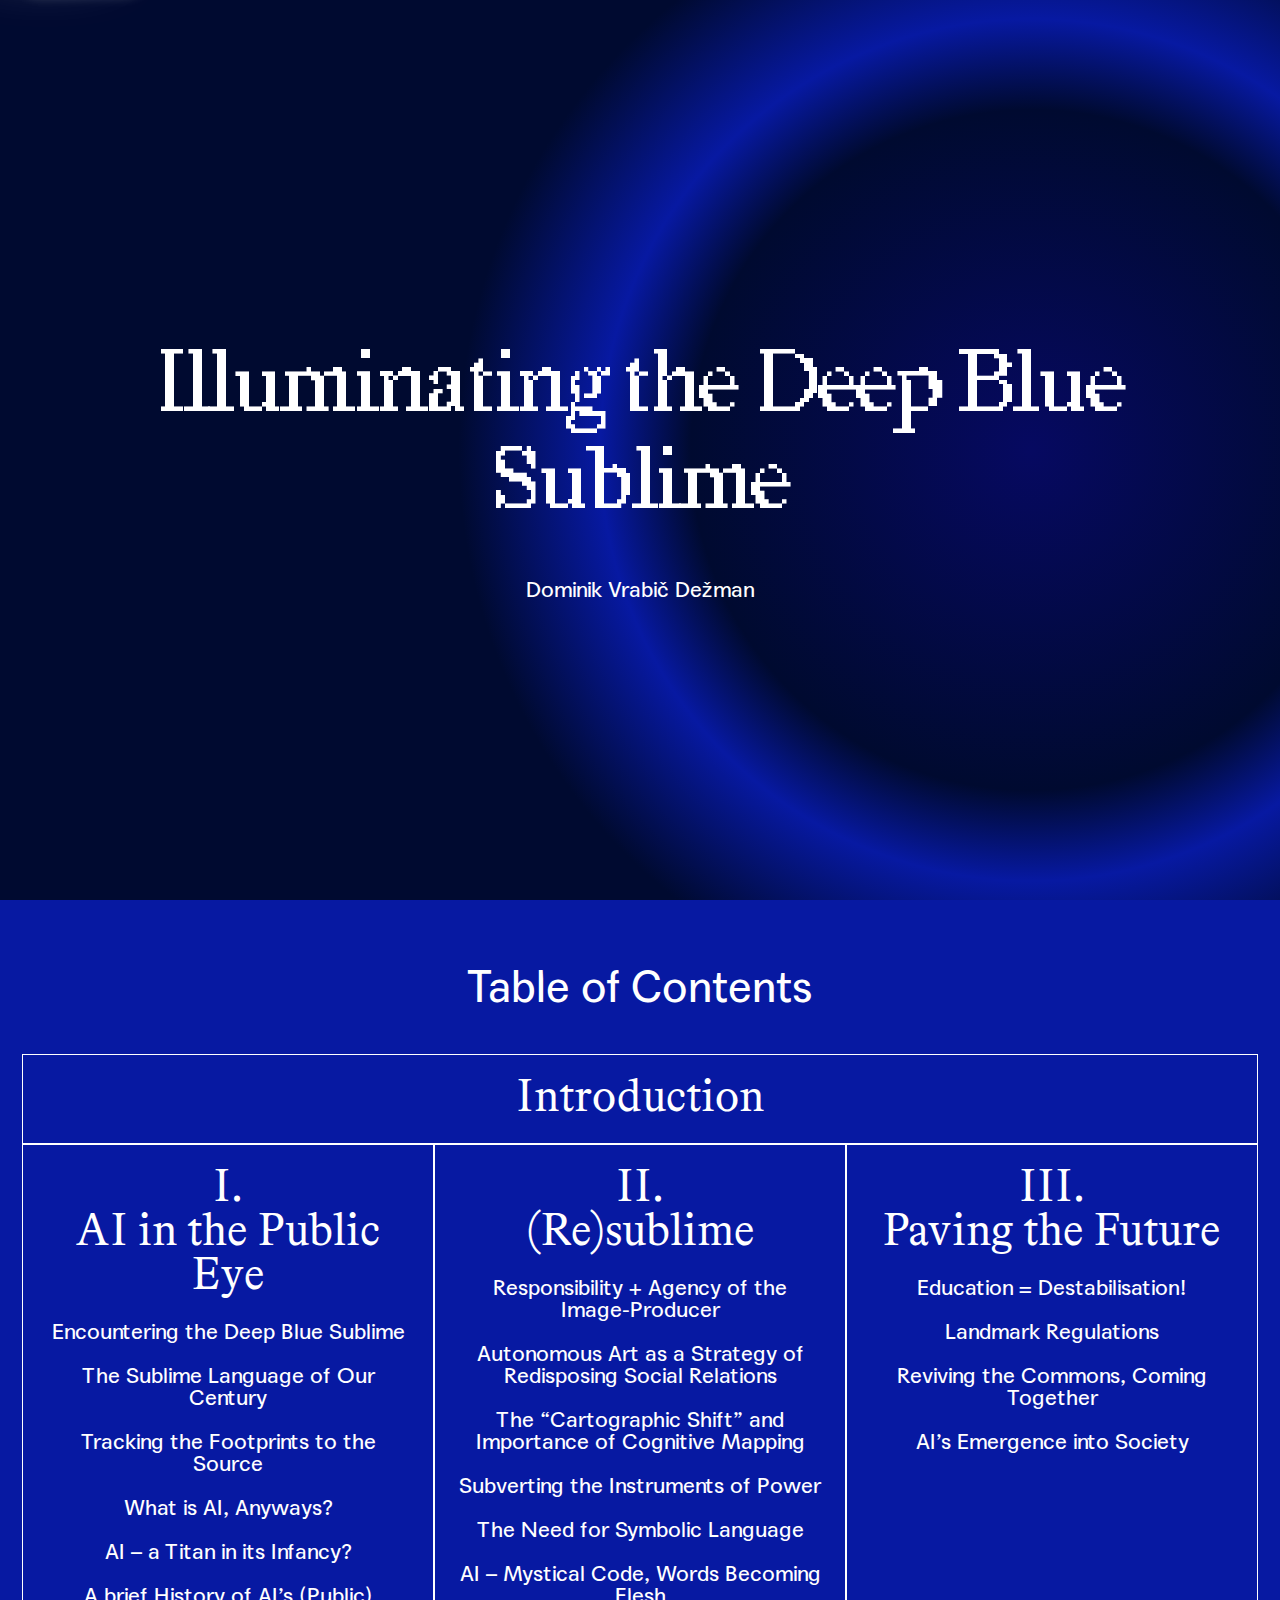
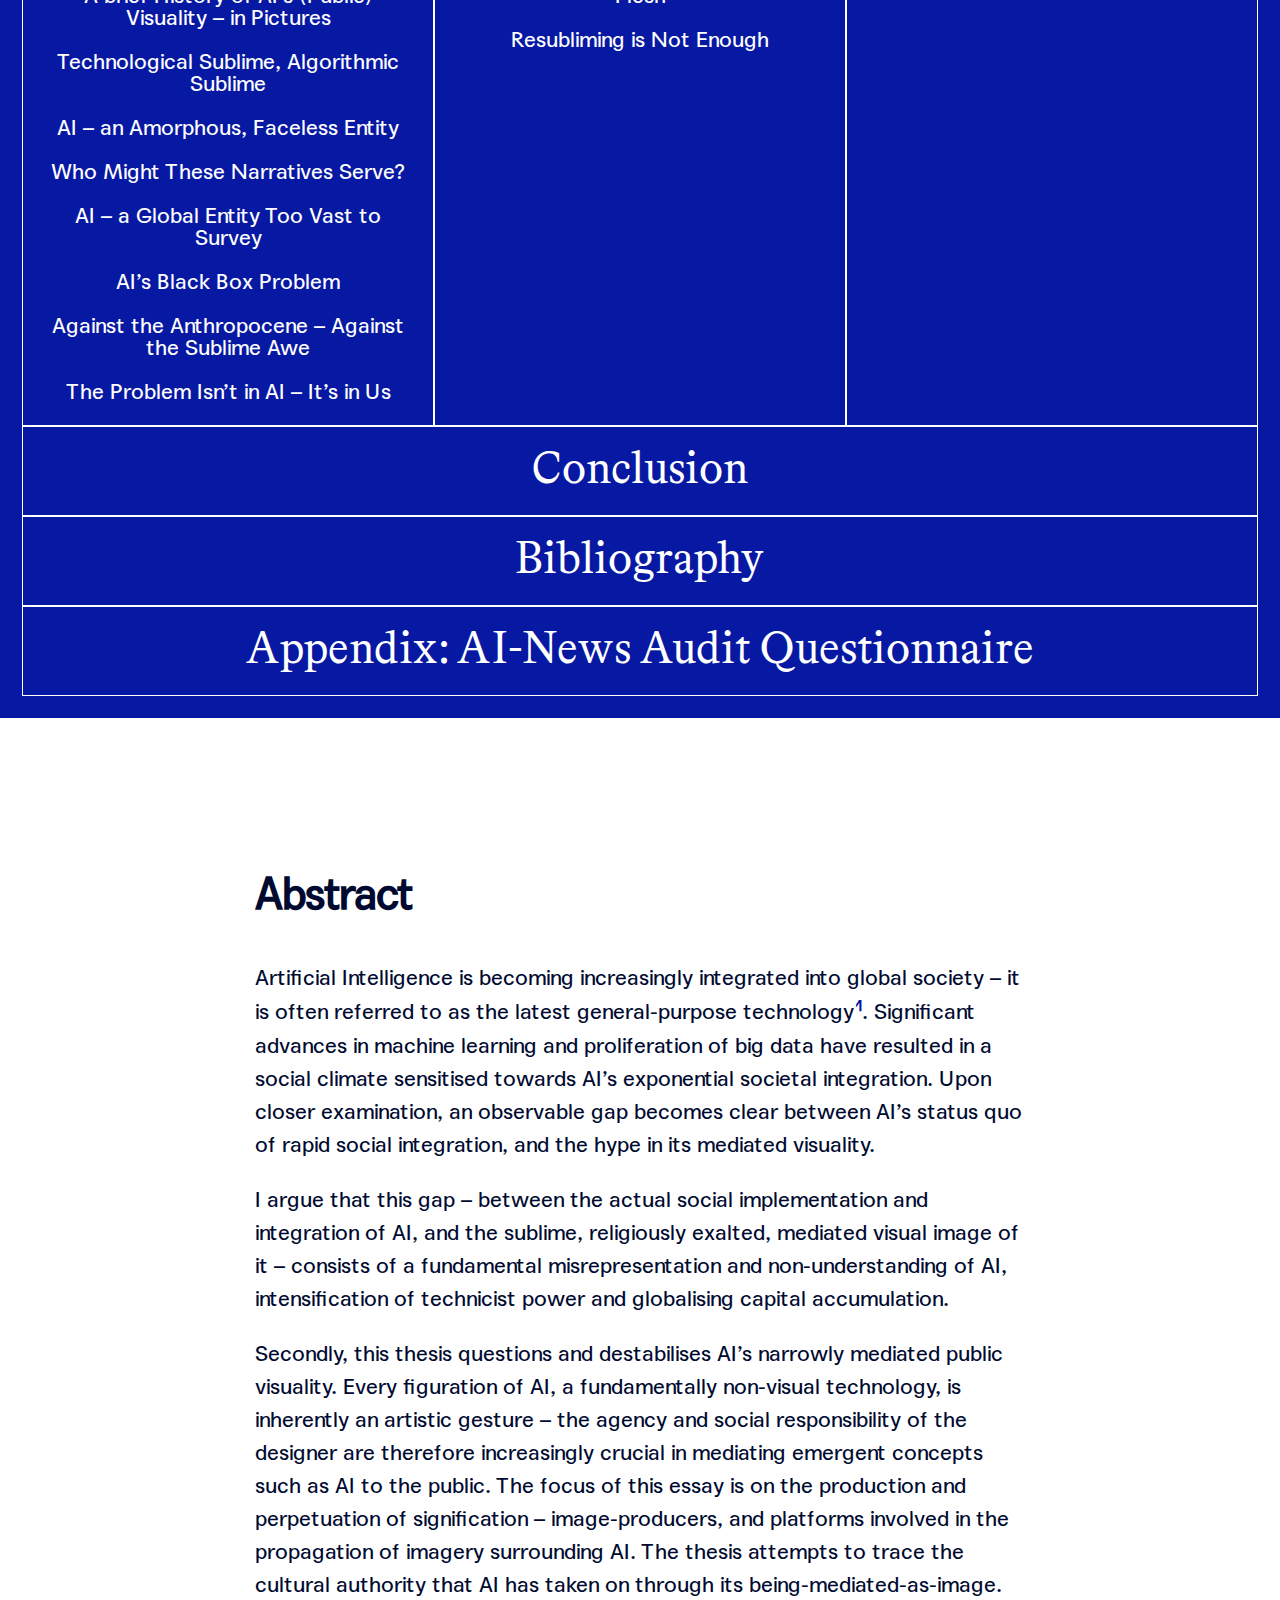
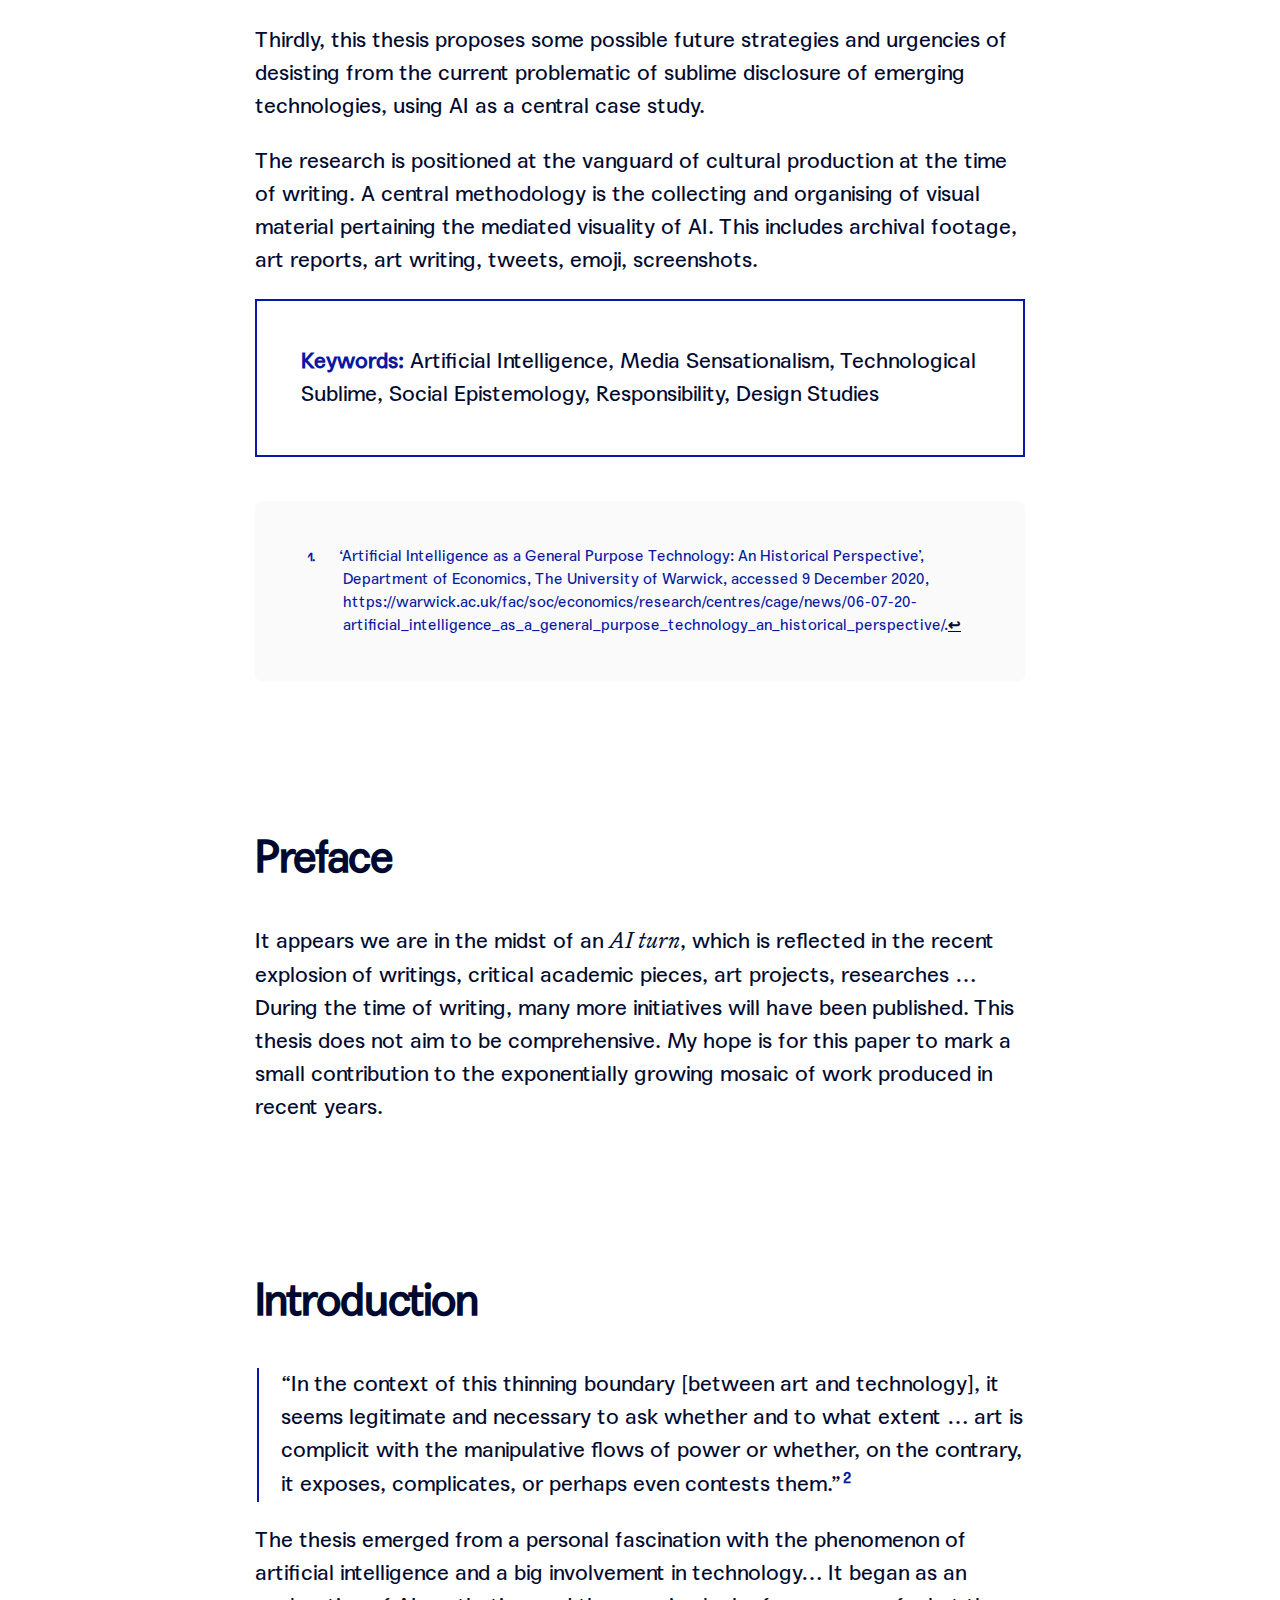
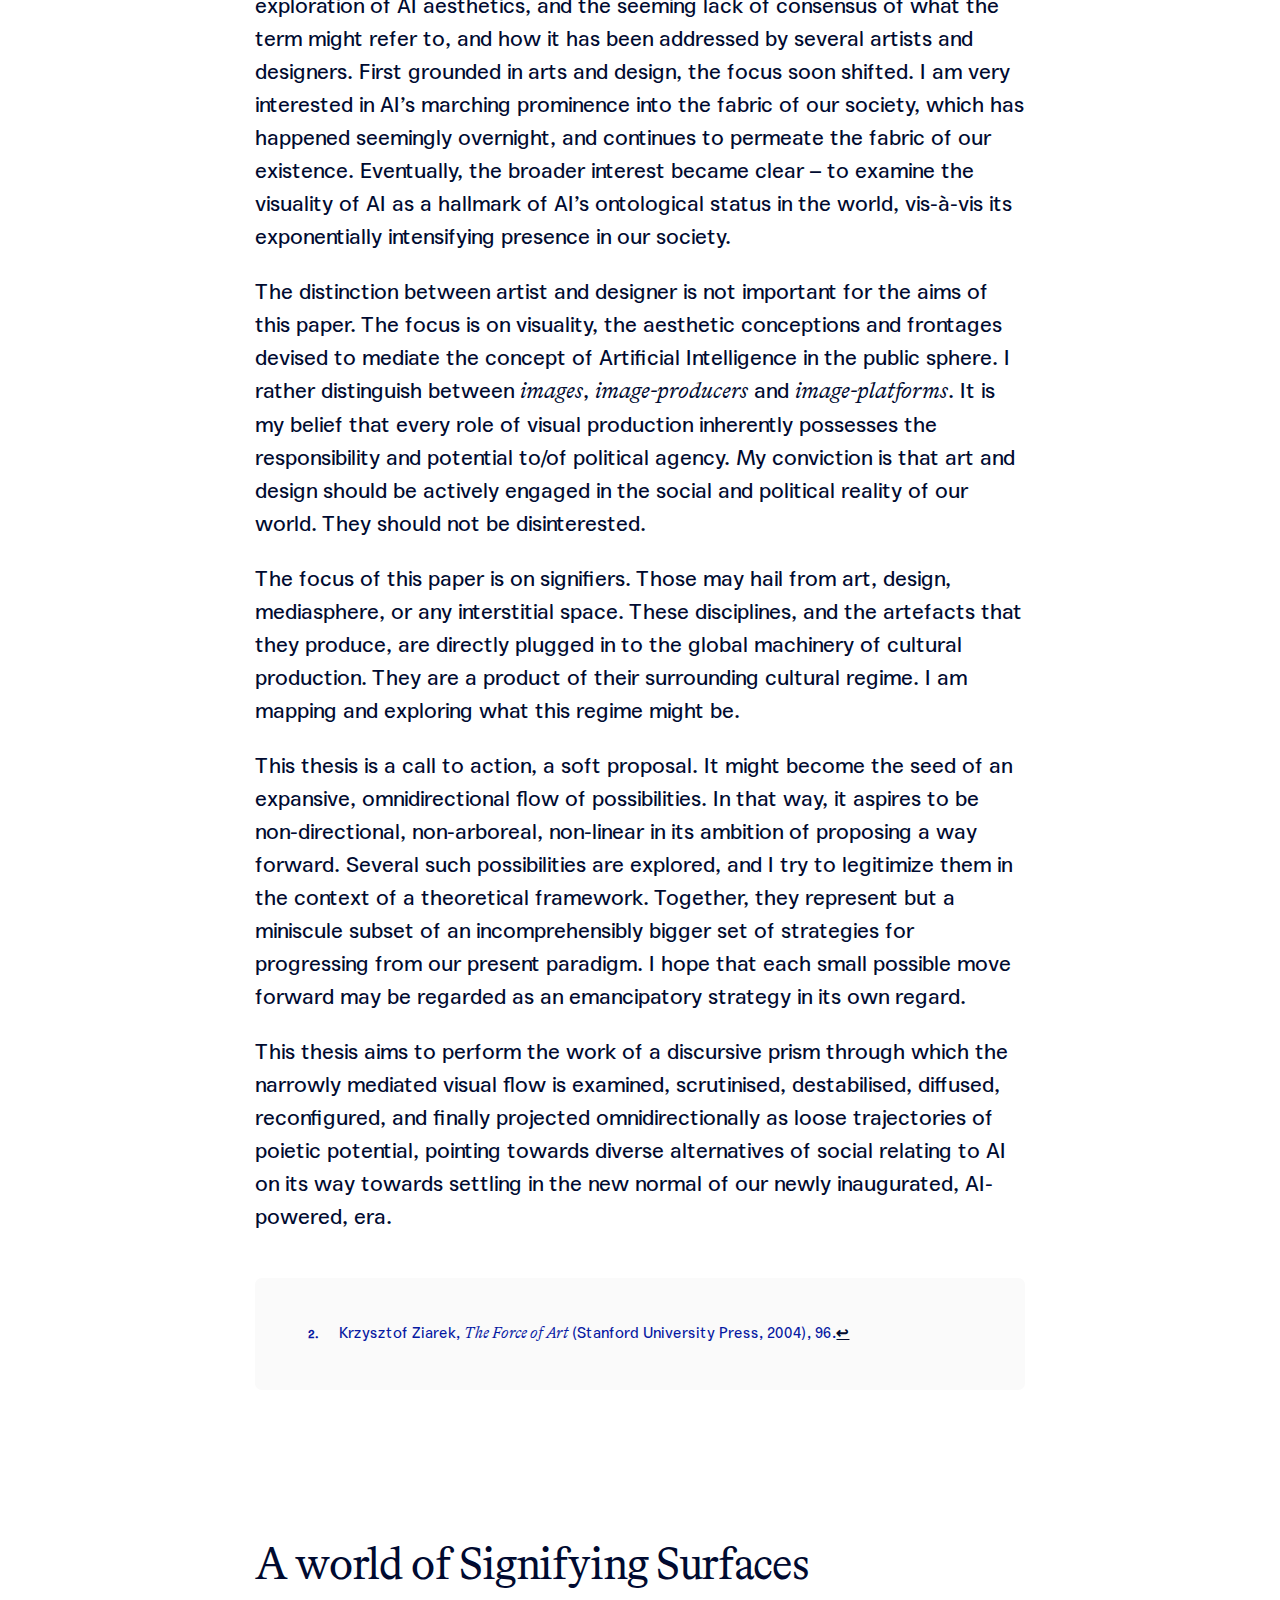
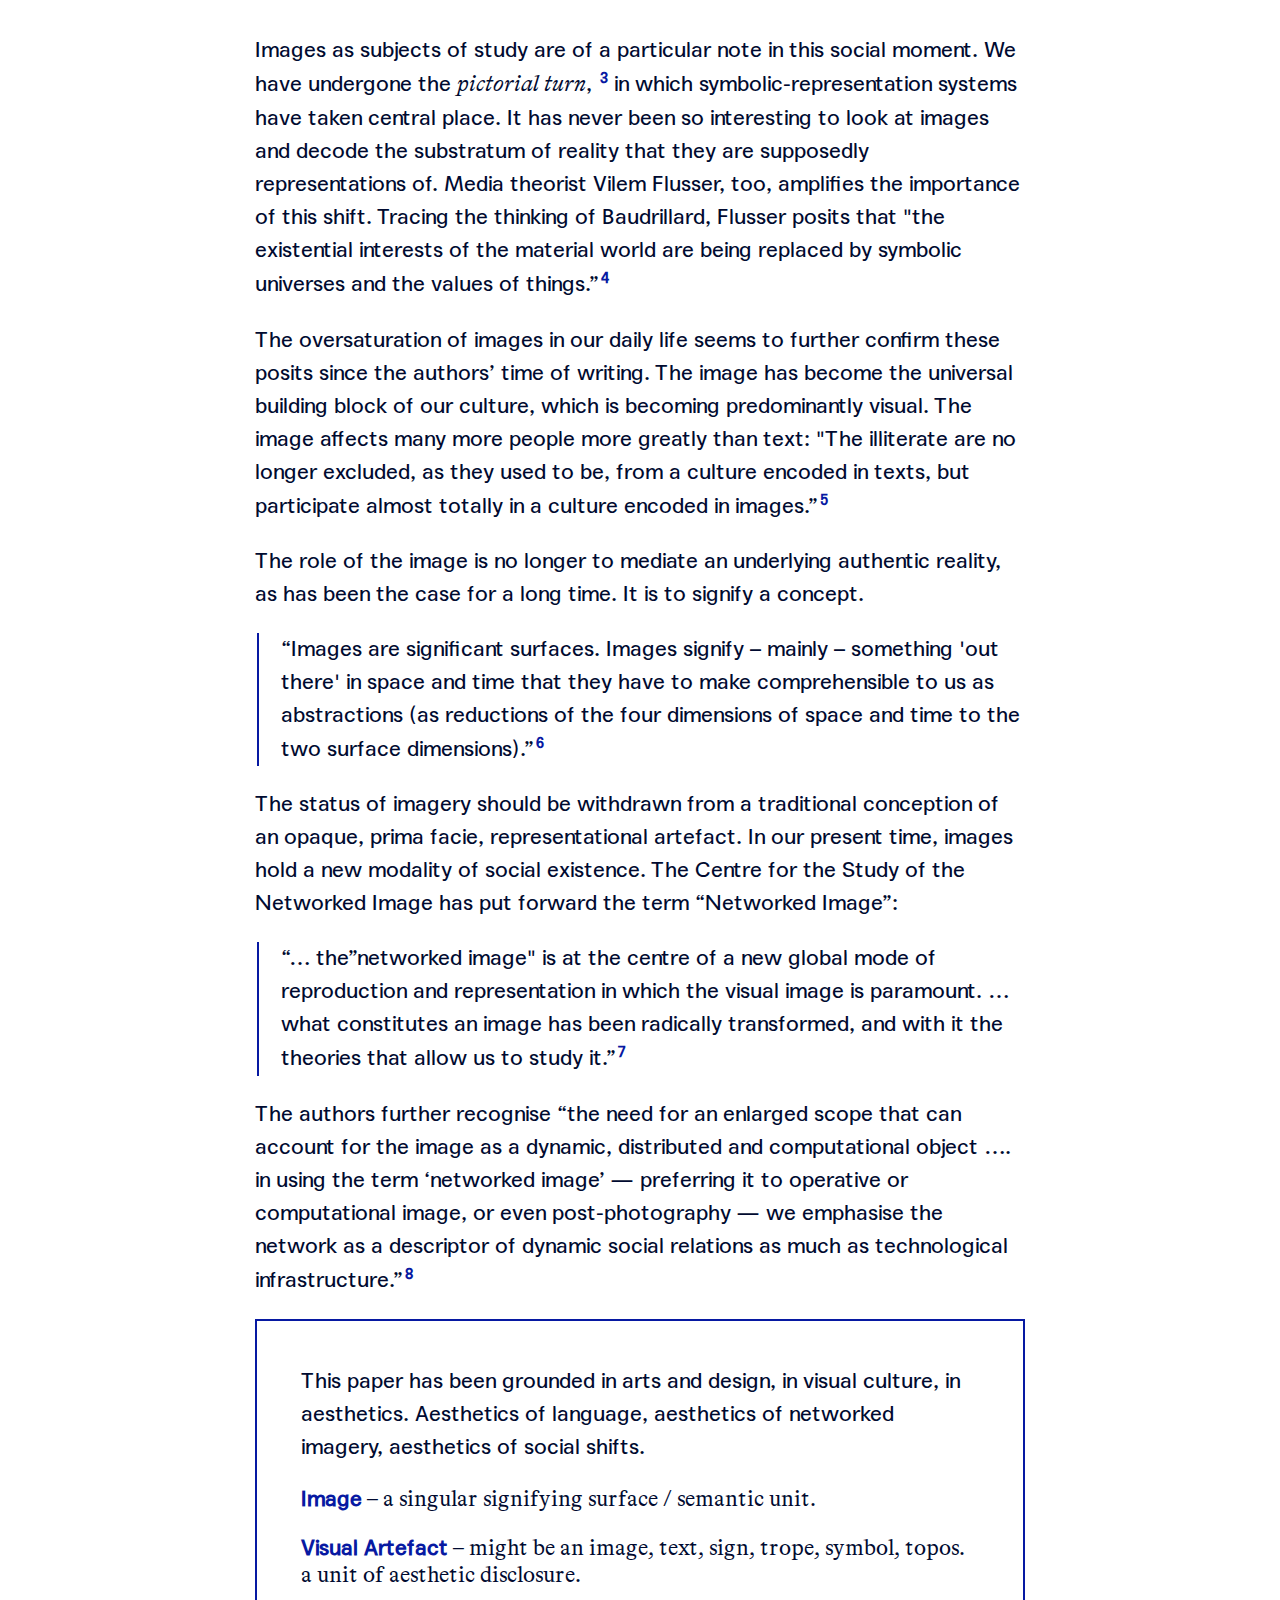
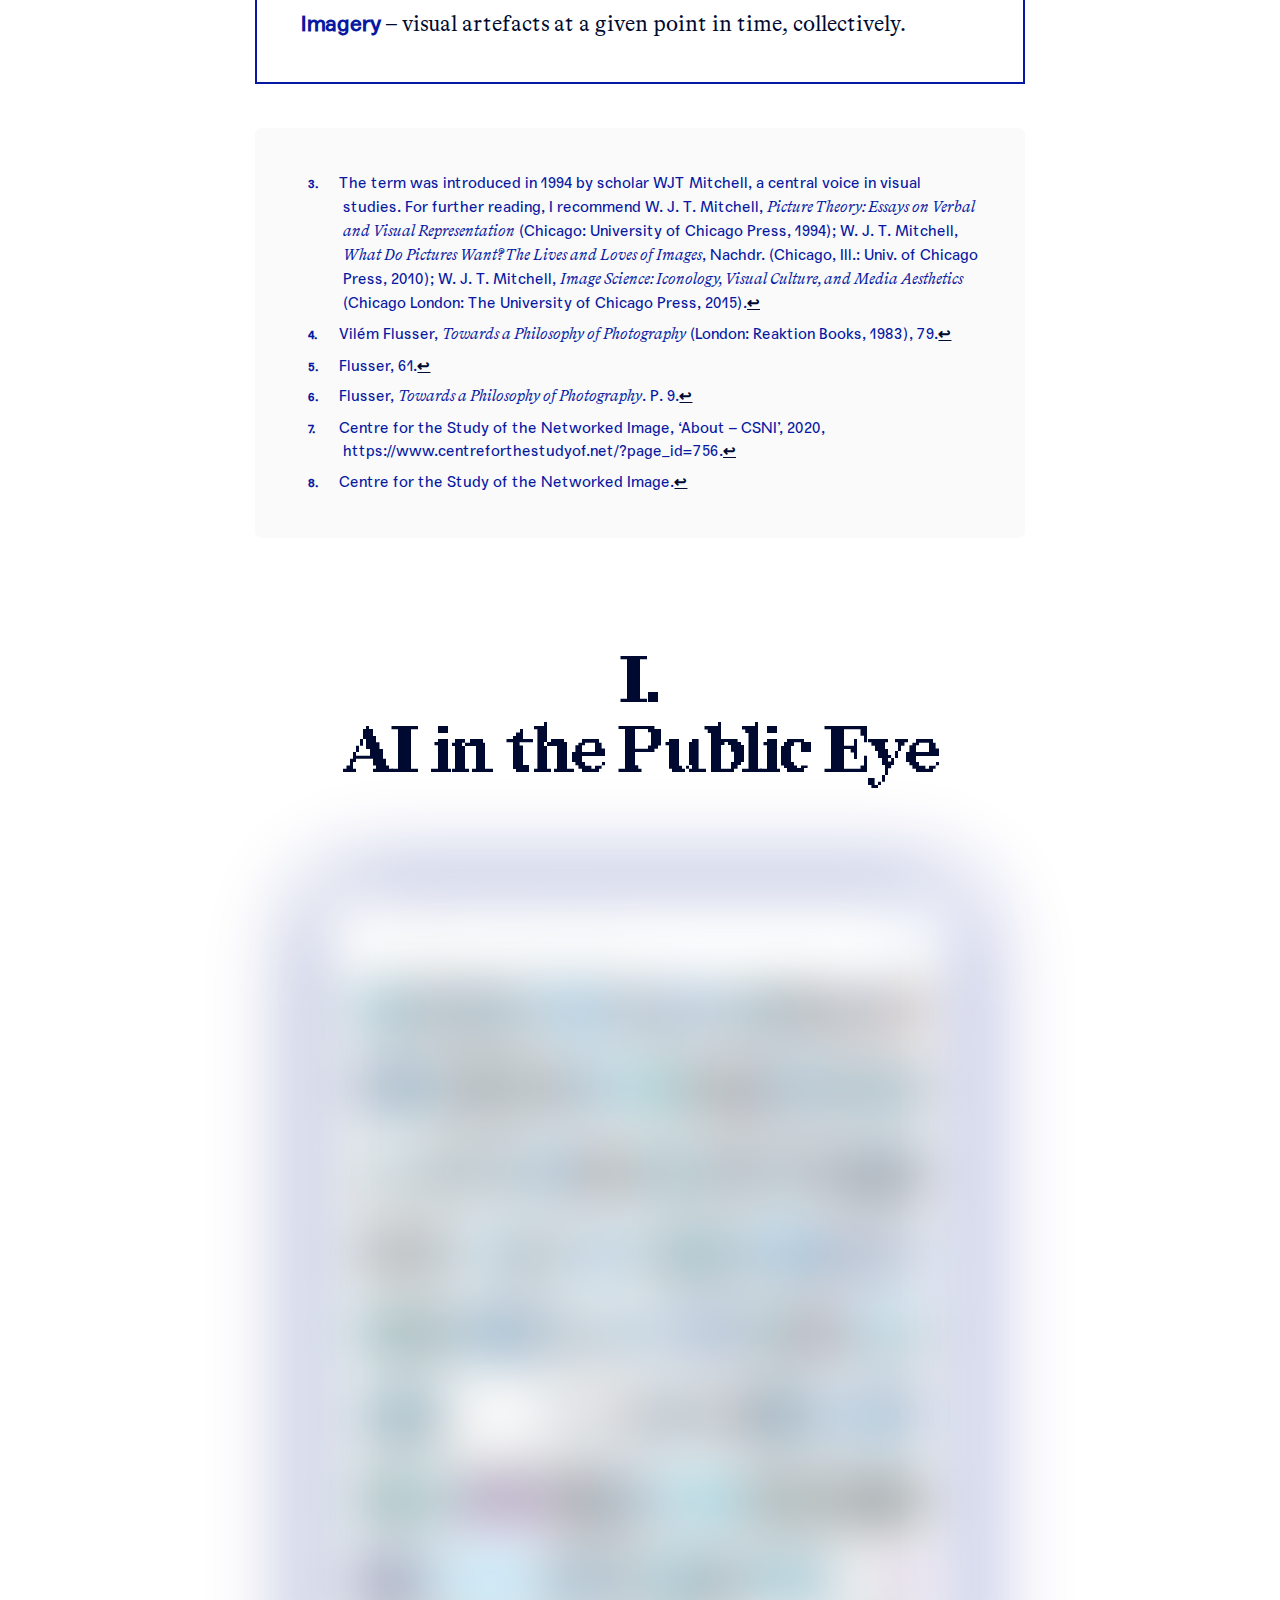
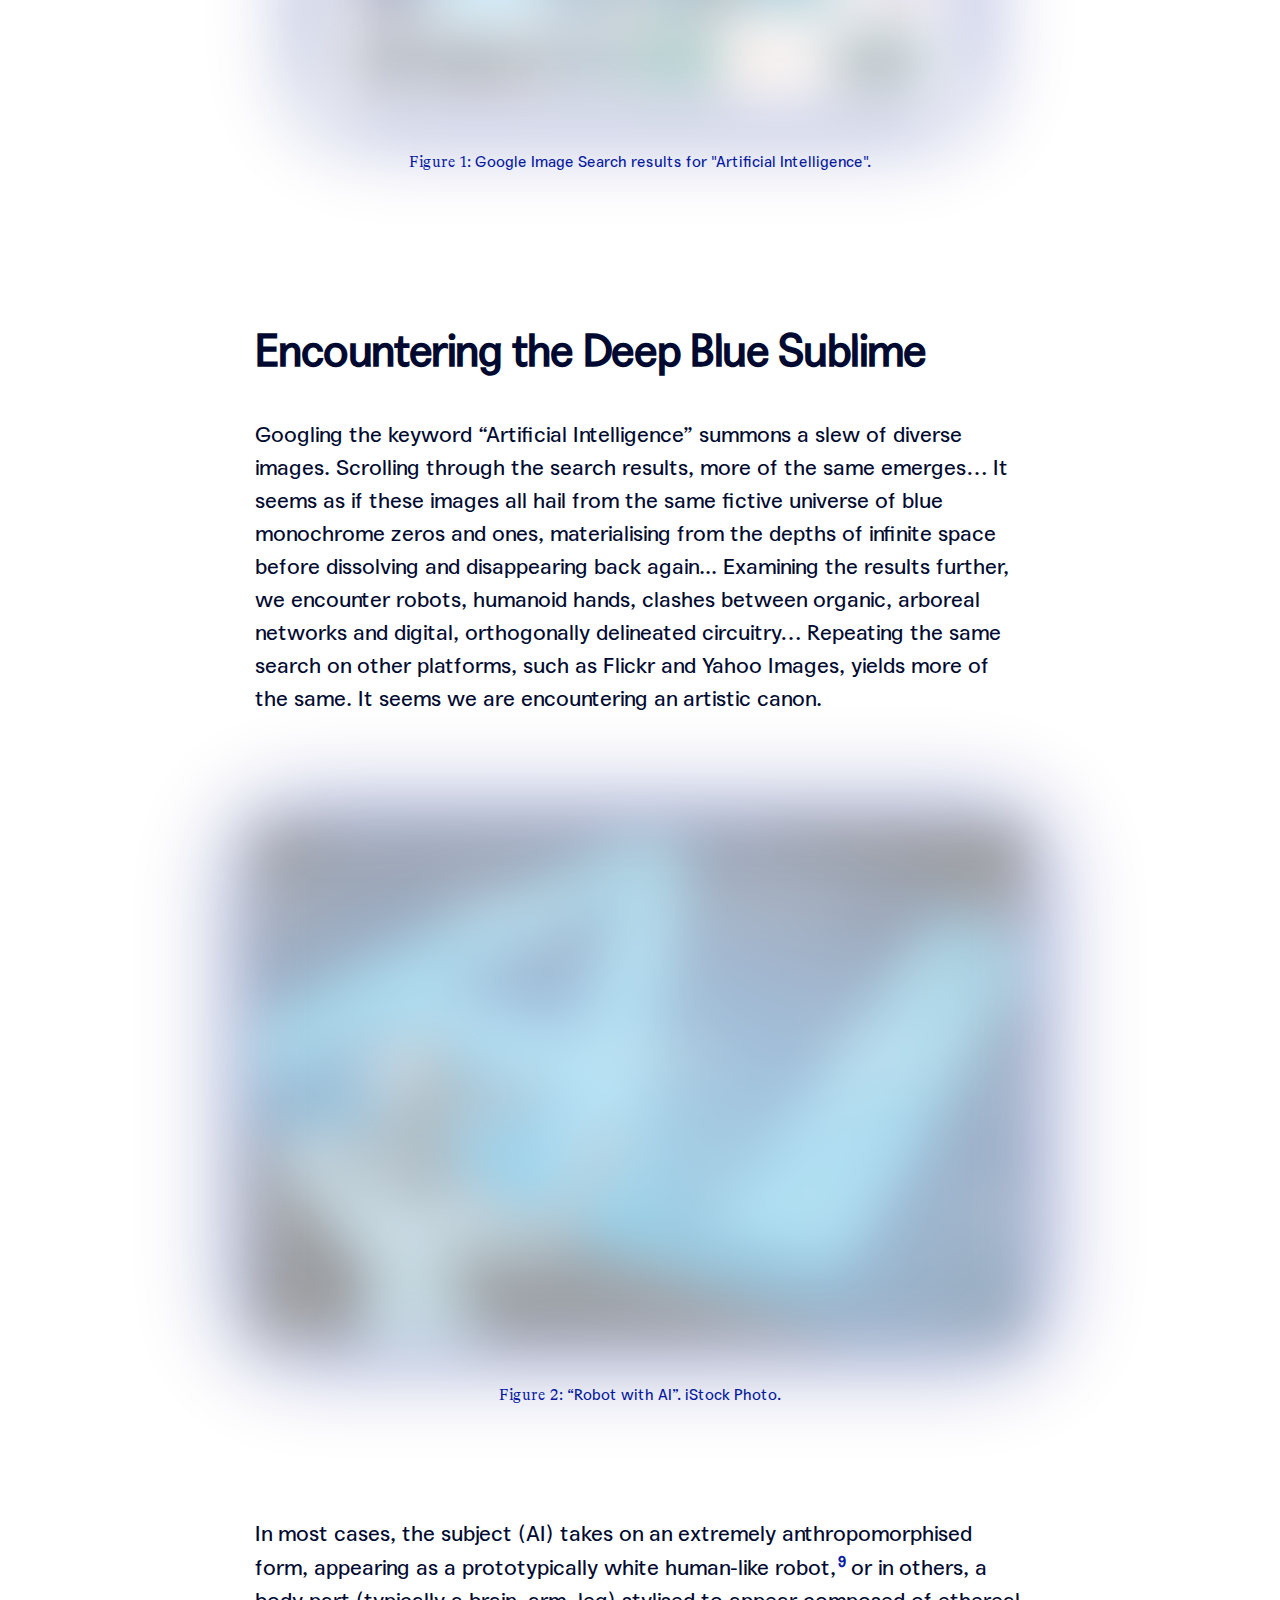
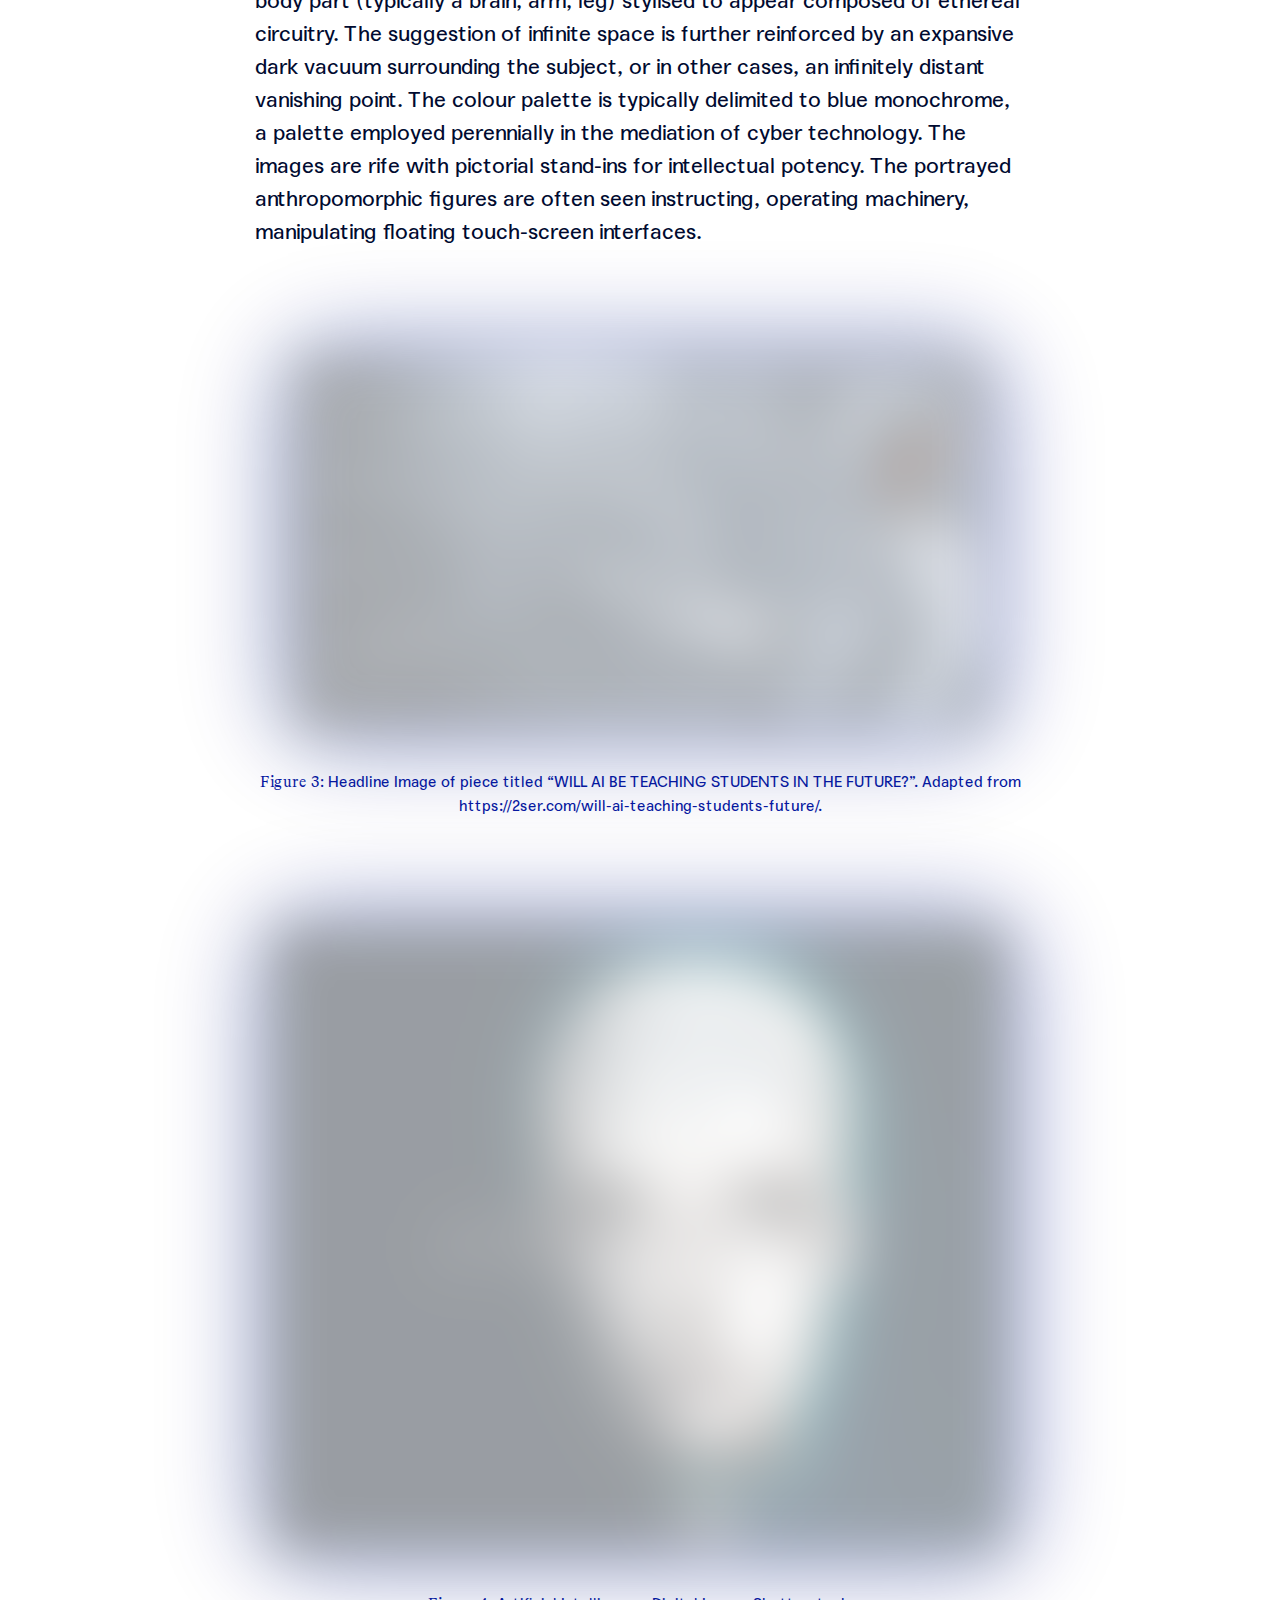
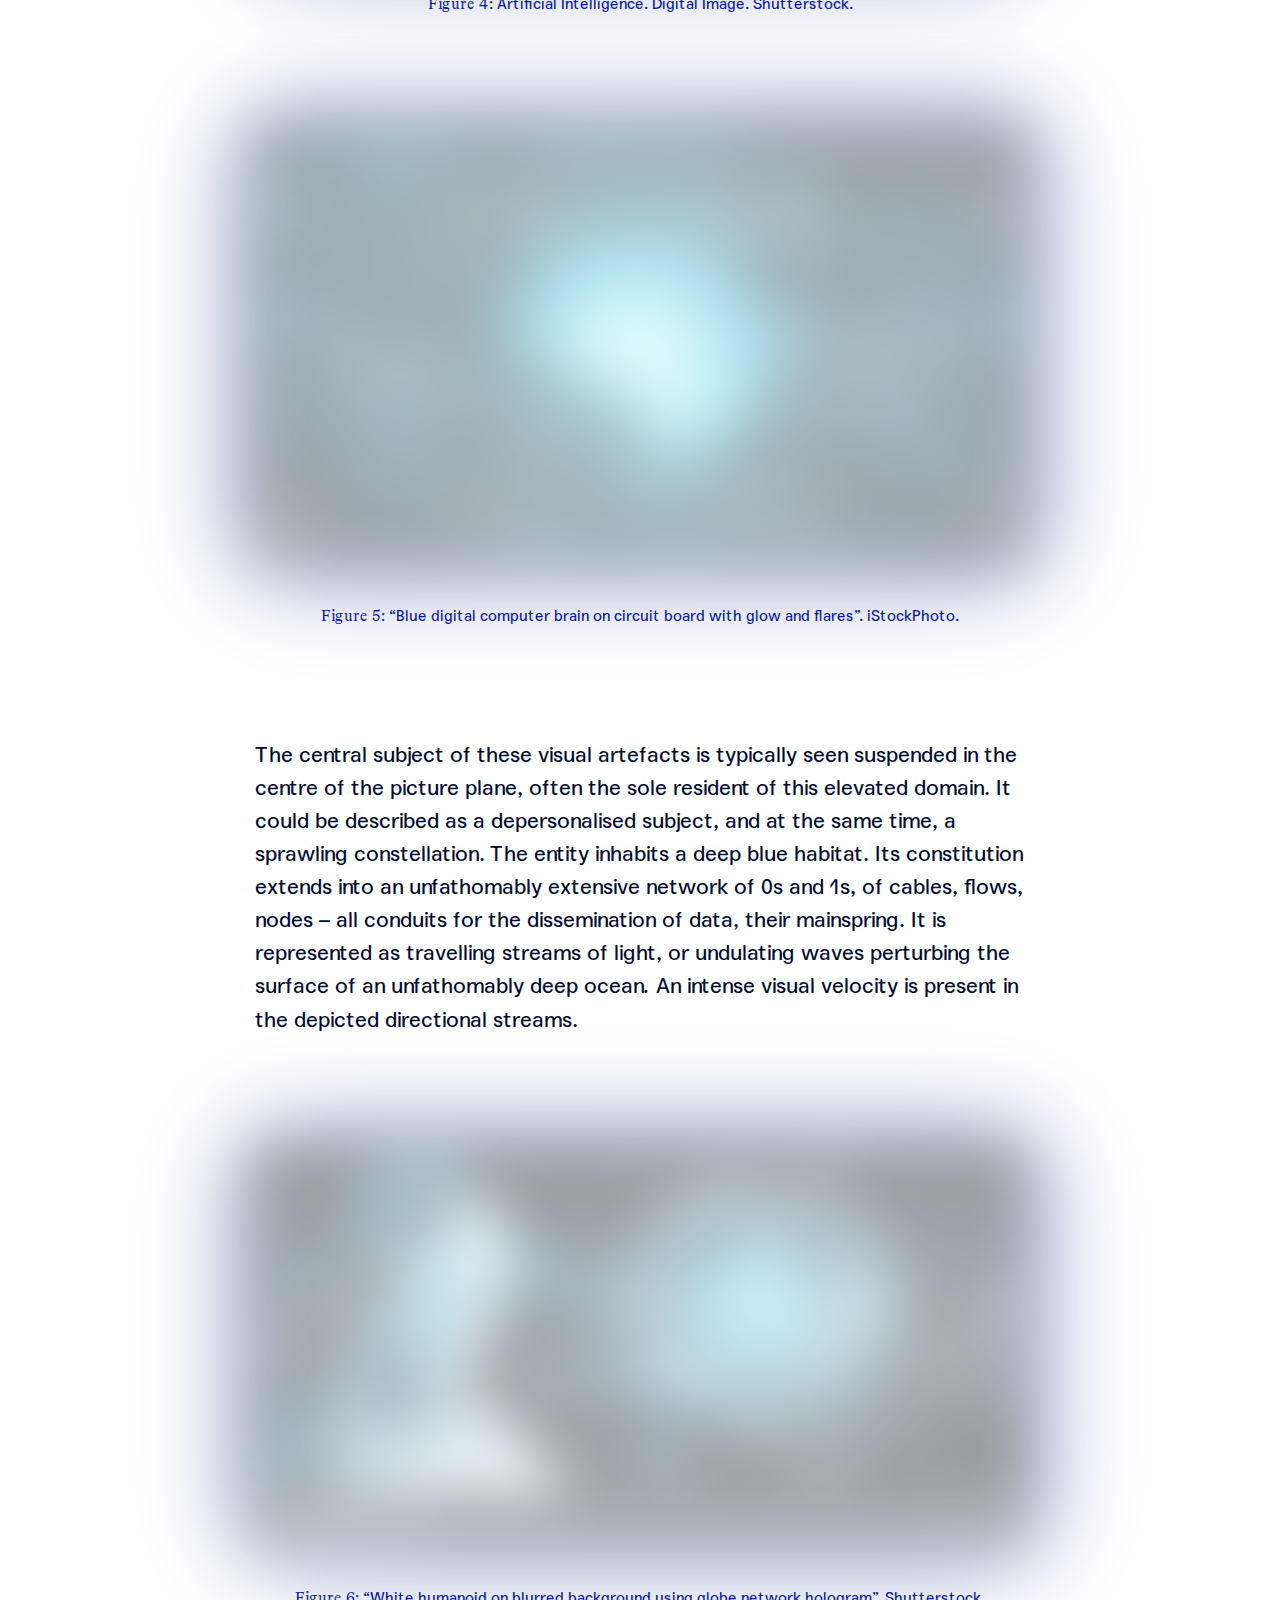
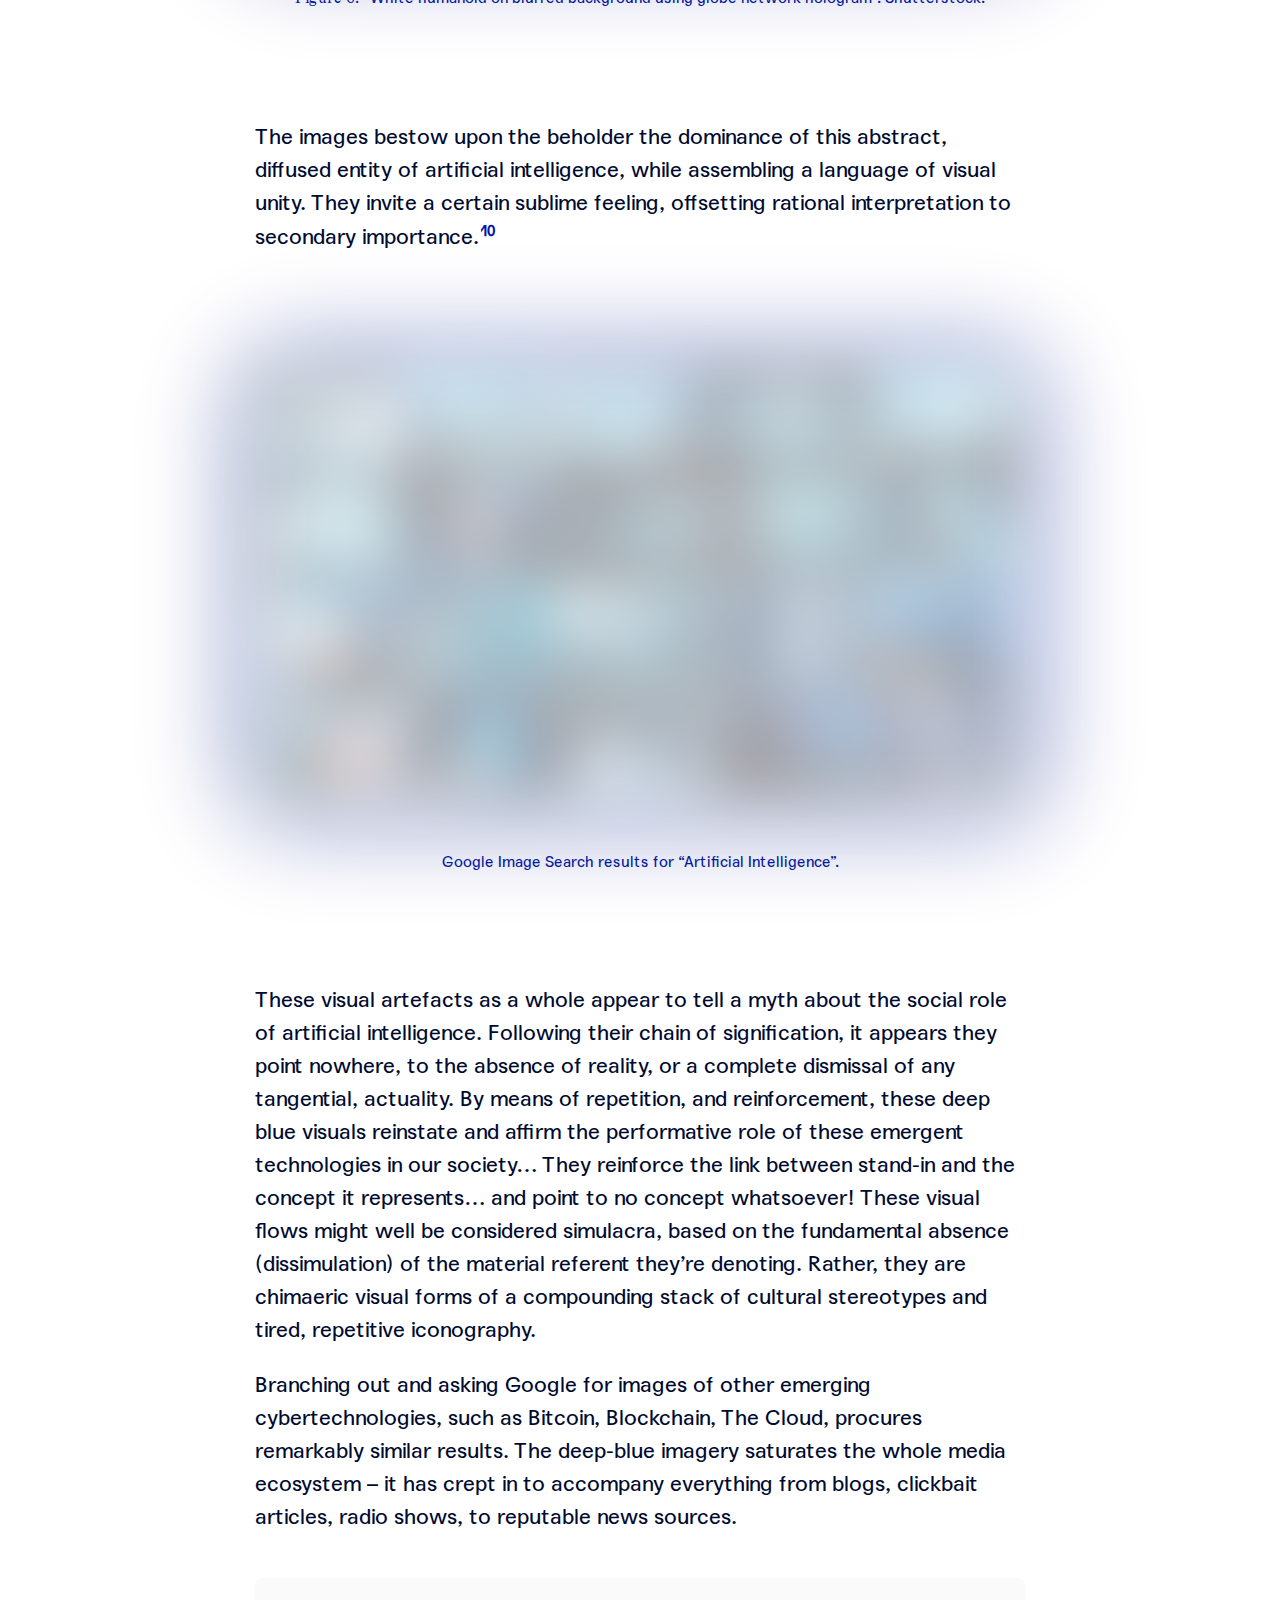
<file: index.html>
<!DOCTYPE html>
<html xmlns="http://www.w3.org/1999/xhtml" lang="" xml:lang="">

<head>
  <meta charset="utf-8" />
  <meta name="generator" content="pandoc" />
  <meta name="viewport" content="width=device-width, initial-scale=1.0, user-scalable=yes" />
  <title>Illuminating the Deep Blue Sublime</title>
  <link rel="stylesheet" href="style/reset.css" />
  <link rel="stylesheet" href="style/particle.css" />
  <link rel="stylesheet" href="style/dvd-prod-style.css" />
  <link rel="stylesheet" href="style/network.css" />
  <!-- <script defer src="js/particles.js"></script> -->
  <!-- <script src="js/particles.min.js"></script> -->
  <!-- <script defer src="https://d3js.org/d3.v4.min.js"></script> -->
  <!-- <script async defer src="js/network.js"></script> -->
  <script async defer src="https://polyfill.io/v3/polyfill.min.js"></script>
  <script defer src="js/dvd.js"></script>


  <link rel="apple-touch-icon" sizes="180x180" href="/apple-touch-icon.png">
  <link rel="icon" type="image/png" sizes="32x32" href="/favicon-32x32.png">
  <link rel="icon" type="image/png" sizes="16x16" href="/favicon-16x16.png">
  <link rel="manifest" href="/site.webmanifest">
  <link rel="mask-icon" href="/safari-pinned-tab.svg" color="#5bbad5">
  <meta name="msapplication-TileColor" content="#da532c">
  <meta name="theme-color" content="#ffffff">

  <!--[if lt IE 9]>
    <script src="//cdnjs.cloudflare.com/ajax/libs/html5shiv/3.7.3/html5shiv-printshiv.min.js"></script>
  <![endif]-->
</head>

<body>

  <div class="toc-wrapper">
    <a href="#table-of-contents">
      <div class="TOC-button hidden">
        <p>Abstract</p>
        <div class="progress-shape"></div>
      </div>
    </a>
  </div>

  <!-- particles.js container -->
  <!-- <div id="particles-js"></div> -->
  <section class="slide cover">
    <h1 class="thesis-title">Illuminating the Deep Blue Sublime</h1>
    <p>Dominik Vrabič Dežman</p>
  </section>

  <nav class="table-of-contents" id="table-of-contents">
    <section>

      <ul class="grid-toc">
        <div class="grid-section section-1">
          <li>
            <h2>
              Table of Contents
            </h2>
          </li>
        </div>

        <div class="grid-section section-2">
          <ul>
            <li>
              <h3>
                <a href="#introduction">Introduction</a>
              </h3>
            </li>
          </ul>
        </div>

        <div class="grid-section section-3">
          <li>
            <h3>
              <a href="#ai-in-the-public-eye">I.</br>AI in the Public Eye</a>
            </h3>
            <ol>
              <li><a href="#encountering-the-deep-blue-sublime">Encountering the Deep Blue Sublime</a></li>
              <li><a href="#the-sublime-language-of-our-century">The Sublime Language of Our Century</a></li>
              <li><a href="#tracking-the-footprints-to-the-source">Tracking the Footprints to the Source</a></li>
              <li><a href="#what-is-ai-anyways">What is AI, Anyways?</a></li>
              <li><a href="#ai-a-titan-in-its-infancy">AI – a Titan in its Infancy?</a></li>
              <li><a href="#a-brief-history-of-ais-public-visuality-in-pictures">A brief History of AI’s (Public)
                  Visuality
                  –
                  in
                  Pictures</a></li>
              <li><a href="#technological-sublime-algorithmic-sublime">Technological Sublime, Algorithmic Sublime</a>
              </li>
              <li><a href="#ai-an-amorphous-faceless-entity">AI – an Amorphous, Faceless Entity</a></li>
              <li><a href="#who-might-these-narratives-serve">Who Might These Narratives Serve?</a></li>
              <li><a href="#ai-a-global-entity-too-vast-to-survey">AI – a Global Entity Too Vast to Survey</a></li>
              <li><a href="#ais-black-box-problem">AI’s Black Box Problem</a></li>
              <li><a href="#against-the-anthropocene-against-the-sublime-awe">Against the Anthropocene – Against the
                  Sublime
                  Awe
                </a></li>
              <li><a href="#the-problem-isnt-in-ai-its-in-us">The Problem Isn’t in AI – It’s in Us</a></li>
            </ol>
          </li>
        </div>

        <div class="grid-section section-4">
          <li>
            <h3>
              <a href="#resublime">II.</br>(Re)sublime</a>
            </h3>
            <ol>
              <li><a href="#responsibility-agency-of-the-image-producer">Responsibility + Agency of the
                  Image-Producer</a>
              </li>
              <li><a href="#autonomous-art-as-a-strategy-of-redisposing-social-relations">Autonomous Art as a Strategy
                  of
                  Redisposing Social Relations</a></li>
              <li><a href="#the-cartographic-shift-and-importance-of-cognitive-mapping">The “Cartographic Shift” and
                  Importance
                  of
                  Cognitive Mapping</a></li>
              <li><a href="#subverting-the-instruments-of-power">Subverting the Instruments of Power</a></li>
              <li><a href="#the-need-for-symbolic-language">The Need for Symbolic Language</a></li>
              <li><a href="#ai-mystical-code-words-becoming-flesh">AI – Mystical Code, Words Becoming Flesh</a></li>
              <li><a href="#resubliming-is-not-enough">Resubliming is Not Enough</a></li>
            </ol>
          </li>
        </div>

        <div class="grid-section section-5">
          <li>
            <h3>
              <a href="#paving-the-future">III.</br>Paving the Future</a>
            </h3>
            <ol>
              <li><a href="#education-destabilisation">Education = Destabilisation!</a></li>
              <li><a href="#landmark-regulations">Landmark Regulations</a></li>
              <li><a href="#reviving-the-commons-coming-together">Reviving the Commons, Coming Together</a></li>
              <li><a href="#ais-emergence-into-society">AI’s Emergence into Society</a></li>
            </ol>
          </li>
        </div>

        <div class="grid-section section-6">
          <li>
            <h3>
          <li><a href="#conclusion">Conclusion</a></li>
          </h3>
          </li>
        </div>

        <div class="grid-section section-7">
          <li>
            <h3>
              <a href="#bibliography">Bibliography</a>
            </h3>
          </li>
        </div>

        <div class="grid-section section-8">
          <li>
            <h3>
              <a href="#appendix-ai-news-audit-questionnaire">Appendix: AI-News Audit Questionnaire</a>
            </h3>
          </li>
        </div>

      </ul>
    </section>

  </nav>

  <!-- Todo: naming of containers -->

  <div class="textflow-container">

    <div class="container--text-flow">


      <!-- <section class="slide">
        <p>On one side of the gap...</p>
        <ul>
          <li>
            <p>Sublime</p>
          </li>
          <li>
            <p>Awe-inspiring</p>
          </li>
          <li>
            <p>Anthropomorphic</p>
          </li>
          <li>
            <p>Divine</p>
          </li>
          <li>
            <p>Colossal</p>
          </li>
          <li>
            <p>Magnificent</p>
          </li>
        </ul>
        <p>On the other...</p>
        <ul>
          <li>
            <p>Bias</p>
          </li>
          <li>
            <p>Artificial Stupidity</p>
          </li>
          <li>
            <p>Premature</p>
          </li>
          <li>
            <p>Military funding</p>
          </li>
          <li>
            <p>Resource Extractivism</p>
          </li>
          <li>
            <p>Data Colonialism</p>
          </li>
          <li>
            <p>Exponential Technification</p>
          </li>
        </ul>
        <p>How did this gap come about?</p>
        <p>What does it say about us as a society?</p>
        <p>Who does it serve?</p>
        <p>What power flows are implicated in it?</p>
        <p>What’s problematic about it?</p>
        <p>What are some strategies to desist from its paradigm?</p>
      </section> -->

      <section class="slide" id="section-abstract">
        <h2>Abstract</h2>
        <p>Artificial Intelligence is becoming increasingly integrated into global society – it is often referred to
          as
          the
          latest general-purpose technology<a href="#fn1" class="footnote-ref" id="fnref1"
            role="doc-noteref"><sup>1</sup></a>. Significant advances in machine learning and proliferation of big
          data
          have
          resulted in a social climate sensitised towards AI’s exponential societal integration. Upon closer
          examination,
          an
          observable gap becomes clear between AI’s status quo of rapid social integration, and the hype in its
          mediated
          visuality.</p>
        <p>I argue that this gap – between the actual social implementation and integration of AI, and the sublime,
          religiously exalted, mediated visual image of it – consists of a fundamental misrepresentation and
          non-understanding
          of AI, intensification of technicist power and globalising capital accumulation.</p>
        <p>Secondly, this thesis questions and destabilises AI’s narrowly mediated public visuality. Every figuration
          of
          AI,
          a
          fundamentally non-visual technology, is inherently an artistic gesture – the agency and social
          responsibility
          of
          the
          designer are therefore increasingly crucial in mediating emergent concepts such as AI to the public. The
          focus
          of
          this essay is on the production and perpetuation of signification – image-producers, and platforms involved
          in
          the
          propagation of imagery surrounding AI. The thesis attempts to trace the cultural authority that AI has taken
          on
          through its being-mediated-as-image.</p>
        <p>Thirdly, this thesis proposes some possible future strategies and urgencies of desisting from the current
          problematic of sublime disclosure of emerging technologies, using AI as a central case study.</p>
        <p>The research is positioned at the vanguard of cultural production at the time of writing. A central
          methodology
          is
          the collecting and organising of visual material pertaining the mediated visuality of AI. This includes
          archival
          footage, art reports, art writing, tweets, emoji, screenshots.</p>
        <article class="callout">
          <p><strong>Keywords:</strong> Artificial Intelligence, Media Sensationalism, Technological Sublime, Social
            Epistemology, Responsibility, Design Studies</p>
        </article>
        <ol class="section__endnotes">
          <li id="fn1" role="doc-endnote">
            <p>‘Artificial Intelligence as a General Purpose Technology: An Historical Perspective’, Department of
              Economics, The University of Warwick, accessed 9 December 2020,
              https://warwick.ac.uk/fac/soc/economics/research/centres/cage/news/06-07-20-artificial_intelligence_as_a_general_purpose_technology_an_historical_perspective/.<a
                href="#fnref1" class="footnote-back" role="doc-backlink">↩︎</a></p>
          </li>
        </ol>
      </section>

      <section class="slide">
        <h2 class="list-paragraph" id="preface">Preface</h2>
        <p>It appears we are in the midst of an <em>AI turn</em>, which is reflected in the recent explosion of
          writings,
          critical academic pieces, art projects, researches … During the time of writing, many more initiatives will
          have
          been published. This thesis does not aim to be comprehensive. My hope is for this paper to mark a small
          contribution
          to the exponentially growing mosaic of work produced in recent years.</p>

      </section>

      <section>
        <h2 id="introduction">Introduction</h2>
        <blockquote>
          <p>“In the context of this thinning boundary [between art and technology], it seems legitimate and necessary
            to
            ask
            whether and to what extent … art is complicit with the manipulative flows of power or whether, on the
            contrary,
            it
            exposes, complicates, or perhaps even contests them.”<a href="#fn2" class="footnote-ref" id="fnref2"
              role="doc-noteref"><sup>2</sup></a></p>
        </blockquote>
        <p>The thesis emerged from a personal fascination with the phenomenon of artificial intelligence and a big
          involvement
          in technology… It began as an exploration of AI aesthetics, and the seeming lack of consensus of what the
          term
          might
          refer to, and how it has been addressed by several artists and designers. First grounded in arts and design,
          the
          focus soon shifted. I am very interested in AI’s marching prominence into the fabric of our society, which
          has
          happened seemingly overnight, and continues to permeate the fabric of our existence. Eventually, the broader
          interest became clear – to examine the visuality of AI as a hallmark of AI’s ontological status in the
          world,
          vis-à-vis its exponentially intensifying presence in our society.</p>
        <p>The distinction between artist and designer is not important for the aims of this paper. The focus is on
          visuality,
          the aesthetic conceptions and frontages devised to mediate the concept of Artificial Intelligence in the
          public
          sphere. I rather distinguish between <em>images</em>, <em>image-producers</em> and <em>image-platforms</em>.
          It
          is
          my belief that every role of visual production inherently possesses the responsibility and potential to/of
          political
          agency. My conviction is that art and design should be actively engaged in the social and political reality
          of
          our
          world. They should not be disinterested.</p>
        <p>The focus of this paper is on signifiers. Those may hail from art, design, mediasphere, or any interstitial
          space.
          These disciplines, and the artefacts that they produce, are directly plugged in to the global machinery of
          cultural
          production. They are a product of their surrounding cultural regime. I am mapping and exploring what this
          regime
          might be.</p>
        <p>This thesis is a call to action, a soft proposal. It might become the seed of an expansive, omnidirectional
          flow
          of
          possibilities. In that way, it aspires to be non-directional, non-arboreal, non-linear in its ambition of
          proposing
          a way forward. Several such possibilities are explored, and I try to legitimize them in the context of a
          theoretical
          framework. Together, they represent but a miniscule subset of an incomprehensibly bigger set of strategies
          for
          progressing from our present paradigm. I hope that each small possible move forward may be regarded as an
          emancipatory strategy in its own regard.</p>
        <p>This thesis aims to perform the work of a discursive prism through which the narrowly mediated visual flow
          is
          examined, scrutinised, destabilised, diffused, reconfigured, and finally projected omnidirectionally as
          loose
          trajectories of poietic potential, pointing towards diverse alternatives of social relating to AI on its way
          towards
          settling in the new normal of our newly inaugurated, AI-powered, era.</p>

        <ol class="section__endnotes">
          <li id="fn2" role="doc-endnote">
            <p>Krzysztof Ziarek, <em>The Force of Art</em> (Stanford University Press, 2004), 96.<a href="#fnref2"
                class="footnote-back" role="doc-backlink">↩︎</a></p>
          </li>
        </ol>
      </section>
      <section>
        <h3 id="a-world-of-signifying-surfaces">A world of Signifying Surfaces</h3>
        <p>Images as subjects of study are of a particular note in this social moment. We have undergone the
          <em>pictorial
            turn</em>, <a href="#fn3" class="footnote-ref" id="fnref3" role="doc-noteref"><sup>3</sup></a> in which
          symbolic-representation systems have taken central place. It has never been so interesting to look at images
          and
          decode the substratum of reality that they are supposedly representations of. Media theorist Vilem Flusser,
          too,
          amplifies the importance of this shift. Tracing the thinking of Baudrillard, Flusser posits that "the
          existential
          interests of the material world are being replaced by symbolic universes and the values of things.”<a
            href="#fn4" class="footnote-ref" id="fnref4" role="doc-noteref"><sup>4</sup></a>
        </p>
        <p>The oversaturation of images in our daily life seems to further confirm these posits since the authors’
          time
          of
          writing. The image has become the universal building block of our culture, which is becoming predominantly
          visual.
          The image affects many more people more greatly than text: "The illiterate are no longer excluded, as they
          used
          to
          be, from a culture encoded in texts, but participate almost totally in a culture encoded in images.”<a
            href="#fn5" class="footnote-ref" id="fnref5" role="doc-noteref"><sup>5</sup></a></p>
        <p>The role of the image is no longer to mediate an underlying authentic reality, as has been the case for a
          long
          time. It is to signify a concept.</p>
        <blockquote>
          <p>“Images are significant surfaces. Images signify – mainly – something 'out there' in space and time that
            they
            have to make comprehensible to us as abstractions (as reductions of the four dimensions of space and time
            to
            the
            two surface dimensions).”<a href="#fn6" class="footnote-ref" id="fnref6" role="doc-noteref"><sup>6</sup></a>
          </p>
        </blockquote>
        <p>The status of imagery should be withdrawn from a traditional conception of an opaque, prima facie,
          representational
          artefact. In our present time, images hold a new modality of social existence. The Centre for the Study of
          the
          Networked Image has put forward the term “Networked Image”:</p>
        <blockquote>
          <p>“… the”networked image" is at the centre of a new global mode of reproduction and representation in which
            the
            visual image is paramount. … what constitutes an image has been radically transformed, and with it the
            theories
            that allow us to study it.”<a href="#fn7" class="footnote-ref" id="fnref7"
              role="doc-noteref"><sup>7</sup></a>
          </p>

        </blockquote>
        <p>The authors further recognise “the need for an enlarged scope that can account for the image as a dynamic,
          distributed and computational object …. in using the term ‘networked image’ — preferring it to operative or
          computational image, or even post-photography — we emphasise the network as a descriptor of dynamic social
          relations as much as technological infrastructure.”<a href="#fn8" class="footnote-ref" id="fnref8"
            role="doc-noteref"><sup>8</sup></a></p>

        <article class="callout">
          <p>This paper has been grounded in arts and design, in visual culture, in aesthetics. Aesthetics of
            language,
            aesthetics of networked imagery, aesthetics of social shifts.</p>
          <ul>
            <li><strong>Image</strong> ­– a singular signifying surface / semantic unit.</li>
            <li><strong>Visual Artefact</strong> – might be an image, text, sign, trope, symbol, topos. a unit of
              aesthetic
              disclosure.</li>
            <li><strong>Imagery</strong> – visual artefacts at a given point in time, collectively.</li>
          </ul>
        </article>

        <ol class="section__endnotes">
          <li id="fn3" role="doc-endnote">
            <p>The term was introduced in 1994 by scholar WJT Mitchell, a central voice in visual studies. For further
              reading, I recommend W. J. T. Mitchell, <em>Picture Theory: Essays on Verbal and Visual
                Representation</em>
              (Chicago: University of Chicago Press, 1994); W. J. T. Mitchell, <em>What Do Pictures Want? The Lives
                and
                Loves of Images</em>, Nachdr. (Chicago, Ill.: Univ. of Chicago Press, 2010); W. J. T. Mitchell,
              <em>Image
                Science: Iconology, Visual Culture, and Media Aesthetics</em> (Chicago London: The University of
              Chicago
              Press, 2015).<a href="#fnref3" class="footnote-back" role="doc-backlink">↩︎</a>
            </p>
          </li>
          <li id="fn4" role="doc-endnote">
            <p>Vilém Flusser, <em>Towards a Philosophy of Photography</em> (London: Reaktion Books, 1983), 79.<a
                href="#fnref4" class="footnote-back" role="doc-backlink">↩︎</a></p>
          </li>
          <li id="fn5" role="doc-endnote">
            <p>Flusser, 61.<a href="#fnref5" class="footnote-back" role="doc-backlink">↩︎</a></p>
          </li>
          <li id="fn6" role="doc-endnote">
            <p>Flusser, <em>Towards a Philosophy of Photography</em>. P. 9.<a href="#fnref6" class="footnote-back"
                role="doc-backlink">↩︎</a></p>
          </li>
          <li id="fn7" role="doc-endnote">
            <p>Centre for the Study of the Networked Image, ‘About – CSNI’, 2020,
              https://www.centreforthestudyof.net/?page_id=756.<a href="#fnref7" class="footnote-back"
                role="doc-backlink">↩︎</a>
            </p>
          </li>
          <li id="fn8" role="doc-endnote">
            <p>Centre for the Study of the Networked Image.<a href="#fnref8" class="footnote-back"
                role="doc-backlink">↩︎</a></p>
          </li>
        </ol>
      </section>

      <section class="slide mode--dark">
        <h1 id="ai-in-the-public-eye"><span class=numeral">I.</span></br>AI in the Public Eye</h1>
        <figure>
          <img src="images/media/image1.jpeg" alt="A picture containing keyboard Description automatically generated"
            class="img--sublime" />
          <figcaption aria-hidden="true"><span class="label">Figure 1:</span> Google Image Search results for
            "Artificial Intelligence".
          </figcaption>
        </figure>

        <h2 id="encountering-the-deep-blue-sublime">Encountering the Deep Blue Sublime</h2>
        <p>Googling the keyword “Artificial Intelligence” summons a slew of diverse images. Scrolling through the
          search
          results, more of the same emerges… It seems as if these images all hail from the same fictive universe of
          blue
          monochrome zeros and ones, materialising from the depths of infinite space before dissolving and
          disappearing
          back
          again... Examining the results further, we encounter robots, humanoid hands, clashes between organic,
          arboreal
          networks and digital, orthogonally delineated circuitry… Repeating the same search on other platforms, such
          as
          Flickr and Yahoo Images, yields more of the same. It seems we are encountering an artistic canon.</p>
        <figure>
          <img src="images/media/image2.jpeg" alt="Figure 2: “Robot with AI”. iStock Photo." class="img--sublime" />
          <figcaption aria-hidden="true"><span class="label">Figure 2:</span> “Robot with AI”. iStock Photo.
          </figcaption>
        </figure>
        <p>In most cases, the subject (AI) takes on an extremely anthropomorphised form, appearing as a prototypically
          white
          human-like robot,<a href="#fn9" class="footnote-ref" id="fnref9" role="doc-noteref"><sup>9</sup></a> or in
          others,
          a
          body part (typically a brain, arm, leg) stylised to appear composed of ethereal circuitry. The suggestion of
          infinite space is further reinforced by an expansive dark vacuum surrounding the subject, or in other cases,
          an
          infinitely distant vanishing point. The colour palette is typically delimited to blue monochrome, a palette
          employed
          perennially in the mediation of cyber technology. The images are rife with pictorial stand-ins for
          intellectual
          potency. The portrayed anthropomorphic figures are often seen instructing, operating machinery, manipulating
          floating touch-screen interfaces.</p>
        <figure>
          <img src="images/media/image3.jpg" class="img--sublime"
            alt="Figure 3: Headline Image of piece titled “WILL AI BE TEACHING STUDENTS IN THE FUTURE?”. Adapted from https://2ser.com/will-ai-teaching-students-future/." />
          <figcaption aria-hidden="true"><span class="label">Figure 3:</span> Headline Image of piece titled “WILL AI
            BE
            TEACHING STUDENTS IN THE
            FUTURE?”. Adapted from https://2ser.com/will-ai-teaching-students-future/.</figcaption>
        </figure>
        <figure>
          <img src="images/media/image4.png" alt="Figure 4: Artificial Intelligence. Digital Image. Shutterstock."
            class="img--sublime" />
          <figcaption aria-hidden="true"><span class="label">Figure 4:</span> Artificial Intelligence. Digital Image.
            Shutterstock.</figcaption>
        </figure>
        <figure>
          <img src="images/media/image5.jpg" class="img--sublime"
            alt="Figure 5: “Blue digital computer brain on circuit board with glow and flares”. iStockPhoto." />
          <figcaption aria-hidden="true"><span class="label">Figure 5:</span> “Blue digital computer brain on circuit
            board with glow and flares”.
            iStockPhoto.</figcaption>
        </figure>
        <p>The central subject of these visual artefacts is typically seen suspended in the centre of the picture
          plane,
          often
          the sole resident of this elevated domain. It could be described as a depersonalised subject, and at the
          same
          time,
          a sprawling constellation. The entity inhabits a deep blue habitat. Its constitution extends into an
          unfathomably
          extensive network of 0s and 1s, of cables, flows, nodes – all conduits for the dissemination of data, their
          mainspring. It is represented as travelling streams of light, or undulating waves perturbing the surface of
          an
          unfathomably deep ocean<em>.</em> An intense visual velocity is present in the depicted directional streams.
        </p>
        <figure>
          <img src="images/media/image6.jpeg" class="img--sublime"
            alt="Figure 6: “White humanoid on blurred background using globe network hologram”. Shutterstock." />
          <figcaption aria-hidden="true"><span class="label">Figure 6:</span> “White humanoid on blurred background
            using globe network hologram”.
            Shutterstock.</figcaption>
        </figure>
        <p>The images bestow upon the beholder the dominance of this abstract, diffused entity of artificial
          intelligence,
          while assembling a language of visual unity. They invite a certain sublime feeling, offsetting rational
          interpretation to secondary importance.<a href="#fn10" class="footnote-ref" id="fnref10"
            role="doc-noteref"><sup>10</sup></a></p>
        <figure>
          <img src="images/media/image7.png" alt="Google Image Search results for “Artificial Intelligence”."
            class="img--sublime" />
          <figcaption aria-hidden="true">Google Image Search results for “Artificial Intelligence”.</figcaption>
        </figure>
        <p>These visual artefacts as a whole appear to tell a myth about the social role of artificial intelligence.
          Following
          their chain of signification, it appears they point nowhere, to the absence of reality, or a complete
          dismissal
          of
          any tangential, actuality. By means of repetition, and reinforcement, these deep blue visuals reinstate and
          affirm
          the performative role of these emergent technologies in our society… They reinforce the link between
          stand-in
          and
          the concept it represents… and point to no concept whatsoever! These visual flows might well be considered
          simulacra, based on the fundamental absence (dissimulation) of the material referent they’re denoting.
          Rather,
          they
          are chimaeric visual forms of a compounding stack of cultural stereotypes and tired, repetitive iconography.
        </p>
        <p>Branching out and asking Google for images of other emerging cybertechnologies, such as Bitcoin,
          Blockchain,
          The
          Cloud, procures remarkably similar results. The deep-blue imagery saturates the whole media ecosystem – it
          has
          crept
          in to accompany everything from blogs, clickbait articles, radio shows, to reputable news sources.</p>
        <ol class="section__endnotes">
          <li id="fn9" role="doc-endnote">
            <p>A broader discussion on the phenomenon may be followed in: Stephen Cave and Kanta Dihal, ‘The Whiteness
              of
              AI’, <em>Philosophy &amp; Technology</em> 33, no. 4 (1 December 2020): 685–703,
              https://doi.org/10.1007/s13347-020-00415-6.<a href="#fnref9" class="footnote-back"
                role="doc-backlink">↩︎</a>
            </p>
          </li>
          <li id="fn10" role="doc-endnote">
            <p>Jos de Mul, ‘The Technological Sublime’, Next Nature Network, 17 July 2011,
              https://nextnature.net/2011/07/the-technological-sublime.<a href="#fnref10" class="footnote-back"
                role="doc-backlink">↩︎</a></p>
          </li>
        </ol>
      </section>

      <section>
        <h2 id="the-sublime-language-of-our-century11">The Sublime Language of Our Century<a href="#fn11"
            class="footnote-ref" id="fnref11" role="doc-noteref"><sup></sup></a></h2>
        <blockquote>
          <p>“To make machines look intelligent it was necessary that the sources of their power, the labour force
            which
            surrounded and ran them, be rendered invisible.”<a href="#fn12" class="footnote-ref" id="fnref12"
              role="doc-noteref"><sup>12</sup></a></p>
        </blockquote>
        <p>The glowing visuals go hand-in-hand with the sensationalised language used to write about Artificial
          Intelligence.
          The rhetoric across the corpus shifts from mentions of the fourth industrial revolution, discriminating
          technologies, to killer robots.<a href="#fn13" class="footnote-ref" id="fnref13"
            role="doc-noteref"><sup>13</sup></a> News outlets continue to perpetuate and construe research outcomes as
          an
          indicator of AI’s intensifying personification. A 2017 article reported Facebook to have shut down
          “artificial
          intelligence robots … after they start[ed] talking to each other in their own language”.<a href="#fn14"
            class="footnote-ref" id="fnref14" role="doc-noteref"><sup>14</sup></a> This is just one in a myriad of
          cases
          in
          how AI research trickles down into its portrayal in popular media. An analogous process is happening in the
          production of visual artefacts in the mass-media theatre, which are employed to signify such emergent
          technologies.
        </p>
        <figure>
          <img src="images/media/image8.png" class="img--news"
            alt="Graphical user interface, text, website Description automatically generated" />
          <figcaption aria-hidden="true"><span class="label">Figure 7:</span> "Groundbreaking AI solves biology
            mystery
            in 'holy grail' for
            treating
            diseases". Daily Star. The Deep
            Blue Sublime reigns supreme.</figcaption>
        </figure>
        <figure>
          <img src="images/media/image9.png" class="img--news"
            alt="Figure 8: “Go master quits because AI ‘cannot be defeated’”. BBC News. 27 November 2019. Figurating AI as immanent entity with superhuman formidability." />
          <figcaption aria-hidden="true"><span class="label">Figure 8:</span> “Go master quits because AI ‘cannot be
            defeated’”. BBC News. 27
            November
            2019. Figurating AI as immanent entity with superhuman formidability.</figcaption>
        </figure>
        <p>When appearing to serve an altruistic purpose, AI is often described to be a benevolent force, “AI-powered”
          has
          become a fashionable moniker. From a media perspective, machine learning factualities are not reported
          nearly
          as
          frequently – for instance, that Google’s famous AlphaGo deep learning model, that defeated the world
          champion
          Fang
          Hui at Go in 2015, cost an estimated $38 million to train.<a href="#fn15" class="footnote-ref" id="fnref15"
            role="doc-noteref"><sup>15</sup></a>
        <p>
          Sublime language is often a cover-up for a less-than-sublime reality,
          where
          the intelligence of such technologies lags far behind the promises of its awe-inspiring veneer. This
          sensationalist
          language is indicative of the significant dissonance between the discourse of artificial intelligence in
          academia
          and its subsequent, amplified sensationalism in mass media.<a href="#fn16" class="footnote-ref" id="fnref16"
            role="doc-noteref"><sup>16</sup></a>
        </p>
        </p>
        <figure>
          <img src="images/media/image10.png" class="img--sublime"
            alt="Figure 9: “Burger King trolls artificial intelligence with new ads.” Tweet. The subsequent whistle blow that the commercials were not actually generated by AI adds a whole new level of cringe factor into the game…" />
          <figcaption aria-hidden="true"><span class="label">Figure 9:</span> “Burger King trolls artificial
            intelligence with new ads.” Tweet. The
            subsequent whistle blow that the commercials were not actually generated by AI adds a whole new level of
            cringe
            factor into the game…</figcaption>
        </figure>
        <p>AI is regularly portrayed as being able to act outside of its predicted norms, an immanent force, by the
          rules
          that
          we – humans – impose on it.<a href="#fn17" class="footnote-ref" id="fnref17"
            role="doc-noteref"><sup>17</sup></a>
          The observation that such disclosures are not serving us is hardly new. A 2018 study of 760 AI-related news
          articles
          conducted by researchers from the Oxford Internet Institute established that UK news outlets predominantly
          “[portray] AI as a relevant and competent solution to a range of public problems, … with little
          acknowledgement
          of
          on-going debates concerning AI’s potential effects.”<a href="#fn18" class="footnote-ref" id="fnref18"
            role="doc-noteref"><sup>18</sup></a> The authors further credit the increased tasking of non-specialised
          journalists for the increase in sensationalist AI-reporting, and further reaffirm the value of news coverage
          to
          “provide publics with space and resources to make sense of and address pressing public problems.”<a
            href="#fn19" class="footnote-ref" id="fnref19" role="doc-noteref"><sup>19</sup></a> This space and
          resources, that are
          being
          made to help make sense of AI in society, pose a lot of questions.</p>
        <ol class="section__endnotes">
          <li id="fn11" role="doc-endnote">
            <p>The title of this chapter is taken from the opening of Warks’ <em>Capital is Dead.</em><a href="#fnref11"
                class="footnote-back" role="doc-backlink">↩︎</a></p>
          </li>
          <li id="fn12" role="doc-endnote">
            <p>Simon Schaffer as quoted by Pasquinelli. Simon Schaffer, ‘Babbage’s Intelligence: Calculating Engines
              and
              the
              Factory System’, <em>Critical Inquiry</em> 21, no. 1 (1994): 205; Matteo Pasquinelli, ‘Abnormal
              Encephalization in the Age of Machine Learning’, <em>E-Flux Journal</em> 75 (September 2016),
              https://www.e-flux.com/journal/75/67133/abnormal-encephalization-in-the-age-of-machine-learning/.<a
                href="#fnref12" class="footnote-back" role="doc-backlink">↩︎</a></p>
          </li>
          <li id="fn13" role="doc-endnote">
            <p>J Scott Brennen, Philip N Howard, and Rasmus Kleis Nielsen, ‘An Industry-Led Debate: How UK Media Cover
              Artificial Intelligence’, 2018, 10.<a href="#fnref13" class="footnote-back" role="doc-backlink">↩︎</a>
            </p>
          </li>
          <li id="fn14" role="doc-endnote">
            <p>Andrew Griffin, ‘Facebook’s Artificial Intelligence Robots Shut down after They Start Talking to Each
              Other
              in Their Own Language | The Independent’, 2017,
              https://www.independent.co.uk/life-style/gadgets-and-tech/news/facebook-artificial-intelligence-ai-chatbot-new-language-research-openai-google-a7869706.html.<a
                href="#fnref14" class="footnote-back" role="doc-backlink">↩︎</a></p>
          </li>
          <li id="fn15" role="doc-endnote">
            <p>Nur Ahmed and Muntasir Wahed, ‘The De-Democratization of AI: Deep Learning and the Compute Divide in
              Artificial’, 22 October 2020, 52.<a href="#fnref15" class="footnote-back" role="doc-backlink">↩︎</a></p>
          </li>
          <li id="fn16" role="doc-endnote">
            <p>Colm Gorey, ‘Should We Believe the Hype? Media May Be Warping Reality of AI’s Powers’, Silicon
              Republic,
              21
              February 2019, https://www.siliconrepublic.com/machines/ai-media-coverage-bias.<a href="#fnref16"
                class="footnote-back" role="doc-backlink">↩︎</a></p>
          </li>
          <li id="fn17" role="doc-endnote">
            <p>Vladan Joler and Matteo Pasquinelli, ‘The Nooscope Manifested: AI as Instrument of Knowledge
              Extractivism’,
              The Nooscope Manifested: AI as Instrument of Knowledge Extractivism, accessed 1 September 2020,
              http://nooscope.ai/.<a href="#fnref17" class="footnote-back" role="doc-backlink">↩︎</a></p>
          </li>
          <li id="fn18" role="doc-endnote">
            <p>Brennen, Howard, and Nielsen, ‘An Industry-Led Debate: How UK Media Cover Artificial Intelligence’.<a
                href="#fnref18" class="footnote-back" role="doc-backlink">↩︎</a></p>
          </li>
          <li id="fn19" role="doc-endnote">
            <p>Brennen, Howard, and Nielsen, 2.<a href="#fnref19" class="footnote-back" role="doc-backlink">↩︎</a></p>
          </li>
        </ol>
      </section>

      <section>
        <h2 id="tracking-the-footprints-to-the-source">Tracking the Footprints to the Source</h2>
        <p>It is difficult to identify the intention of such imagery, if there is any there in the first place. They
          clearly
          do not faithfully or accurately represent AI. Turning the optics of analysis, we can begin to inspect the
          source
          of
          these visual flows, where the canon is continually renewed, produced, and advanced. Hiking further and
          analysing
          the
          sources of these search results and media pieces harbouring them, one is typically directed to stock-photo
          platforms. There, the deep blue aesthetic reigns supreme. Together with the media, these are sites of
          fabrication
          of
          the image that lands in collective memory.</p>
        <figure>
          <img src="images/media/image11.png" class="img--news"
            alt="Figure 10: user Monsitj. iStock Photo. One of hundreds stock image-producers of AI-related imagery." />
          <figcaption aria-hidden="true"><span class="label">Figure 10:</span> user Monsitj. iStock Photo. One of
            hundreds stock image-producers of
            AI-related imagery.</figcaption>
        </figure>
        <figure>
          <img src="images/media/image12.png" class="img--sublime"
            alt="Figure 11: IT Technician Works on Artificial Intelligence, Big Data Mining, Neural Network Project. Gorodenkoff – Shutterstock." />
          <figcaption aria-hidden="true"><span class="label">Figure 11:</span> IT Technician Works on Artificial
            Intelligence, Big Data Mining,
            Neural
            Network Project. Gorodenkoff – Shutterstock.</figcaption>
        </figure>
        <p>The exponentially growing demand of AI-related imagery is being answered by a proliferation of visual
          production,
          mostly taking place on stock-image search platforms, that appears to be consolidating into a legitimate
          aesthetic
          genre. These flows of visual production are governed by the same received cliches in the visual articulation
          of
          the
          images in question. The ideas are increasingly ensconcing themselves in collective imagination through a
          scattered
          process of trans-cultural diffusion, culminating in the reproduction of identical aesthetic choices and
          imperatives.
          This narrow articulation of the aesthetic norm has been further reinforced by the demand generated by media
          outlets,
          which purchase said images from the image-producers, to use in their own published content. This is, of
          course,
          a
          simplified rendition of the whole complexity of the transactions. It does seem like a very plausible claim,
          however,
          that the exponentially growing mention of AI is collaterally bringing an exponentially growing number of
          images
          used
          to mediate the concept.</p>
        <figure>
          <img src="images/media/image13.png"
            alt="Figure 12: Popularity of the term “AI” in the English Corpus across time. After the most recent AI winter, we seem to be driving head-first into an unprecedented era of AI-hype. “AI” is, of course, a shorthand for “Artificial Intelligence”. “AI” abstracts the real-world referent away even further." />
          <figcaption aria-hidden="true"><span class="label">Figure 12:</span> Popularity of the term “AI” in the
            English Corpus across time. After
            the
            most recent AI winter, we seem to be driving head-first into an unprecedented era of AI-hype. “AI” is, of
            course,
            a shorthand for “Artificial Intelligence”. “AI” abstracts the real-world referent away even further.
          </figcaption>
        </figure>
        <figure>
          <img src="images/media/image14.png" class="img--sublime"
            alt="Figure 13: “Wired brain illustration – next step to artificial intelligence”. Laurent T/Shutterstock." />
          <figcaption aria-hidden="true"><span class="label">Figure 13:</span> “Wired brain illustration – next step
            to
            artificial intelligence”.
            Laurent
            T/Shutterstock.</figcaption>
        </figure>
        <p>Another prominent trope that appears is the comparison of the brain to the computer. The comparison has
          abided
          in
          academia and common discourse for a long time. The general critical consensus is that far too much intensity
          has
          been placed on constructing a consensus of high similarity between a biological framework and that of
          artificial
          intelligence.<a href="#fn20" class="footnote-ref" id="fnref20" role="doc-noteref"><sup>20</sup></a> The
          comparison
          of the human brain to a computer has been criticised as early as in 1951, by neuroscientist Karl Lashley:
        </p>
        <blockquote>
          <p>“Descartes was impressed by the hydraulic figures in the royal gardens and developed a hydraulic theory
            of
            the
            action of the brain,” Lashley wrote. “We have since had telephone theories, electrical field theories and
            now
            theories based on computing machines and automatic rudders. I suggest we are more likely to find out about
            how
            the
            brain works by studying the brain itself, and the phenomena of behaviour, than by indulging in far-fetched
            physical analogies.”<a href="#fn21" class="footnote-ref" id="fnref21" role="doc-noteref"><sup>21</sup></a>
          </p>
        </blockquote>
        <figure>
          <img src="images/media/image15.jpg" class="img--news"
            alt="Figure 14: Promotional poster for Minority Report (2002)." />
          <figcaption aria-hidden="true"><span class="label">Figure 14:</span> Promotional poster for Minority Report
            (2002).</figcaption>
        </figure>

        <figure>
          <img src="images/media/image16.jpg" class="img--sublime" />
          <figcaption aria-hidden="true">Absorbed into the Deep Blue Sublime.</figcaption>
        </figure>
        <p>Proceeding further, one may observe a very homogenous look applied, regurgitated, replicated, and imitated
          across
          all major stock photo engines. This portrayed cultural authority predominantly draws from sci-fi clichés<a
            href="#fn22" class="footnote-ref" id="fnref22" role="doc-noteref"><sup>22</sup></a> and regurgitated
          religious
          iconography, something that the scientific community itself vehemently distances from.<a href="#fn23"
            class="footnote-ref" id="fnref23" role="doc-noteref"><sup>23</sup></a></p>
        <figure>
          <img src="images/media/image17b.png" class="img--news" alt="Figure 17. Hands of God and Adam." />
          <figcaption aria-hidden="true">Figure 17. Hands of God and Adam.<a href="#fn24" class="footnote-ref"
              id="fnref24" role="doc-noteref"><sup>24</sup></a></figcaption>
        </figure>
        <figure>
          <img src="images/media/image17.jpg" class="img--sublime"
            alt="Figure 16. Robot Hand and Human Hand Touching. Artificial Intelligence and Cooperation Concept. Digital Image. Adobe Stock. Accessed 15 February 2020. https://stock.adobe.com/." />
          <figcaption aria-hidden="true">Figure 16. Robot Hand and Human Hand Touching. Artificial Intelligence and
            Cooperation Concept. Digital Image. Adobe Stock. Accessed 15 February 2020. https://stock.adobe.com/.
          </figcaption>
        </figure>
        <p>The reproduction of these aesthetic trends contributes to the formation and concretization of a mythology
          surrounding AI, and its current hype. It has produced a discursive regime within which a limited, extremely
          specific
          palette of visual vocabulary (in many cases clearly traceable to its originator) stands available, borrowed
          from
          a
          narrow part of the vast pool of (popular) cultural production. Admittedly, one may observe multiple
          exceptions
          this
          narrowly-defined normativity – they are, however, very few in number.</p>
        <p>The only way in which most people have experienced or seen AI has been mediated through image search
          platforms,
          sensationalised media broadcasts, popular culture, cinema. These image-producers has subsequently become
          image-makers for the public image of Artificial Intelligence. They solidify our understanding of AI in terms
          of
          these images. Molly Wright Steenson comments on the status of popular imagery used to represent the
          technology:
          "Our
          pop culture visions of A.I. are not helping us. In fact, they're hurting us. They're decades out of date.
          And
          to
          make matters worse, we keep using the old clichés in order to talk about emerging technologies today.”<a
            href="#fn25" class="footnote-ref" id="fnref25" role="doc-noteref"><sup>25</sup></a></p>
        <p>Steenson proceeds to quote Eric Johnson:</p>
        <blockquote>
          <p>“Today, intelligent environments are a reality. But why do we depict them as layered and ghosted? "These
            cultural
            clichés/touchstones are popular for another reason: It is really, really hard to talk about
            digital-reality
            tech
            otherwise …. These fields are full of jargon, inconsistent in practice and difficult to grok if you
            haven't
            seen
            all the latest demos; pop culture is a shortcut to a common ideal, a shared vision.”<a href="#fn26"
              class="footnote-ref" id="fnref26" role="doc-noteref"><sup>26</sup></a></p>
        </blockquote>
        <p>I wonder what better ways exist than the reproduction of these tired clichés.</p>

        <ol class="section__endnotes">
          <li id="fn20" role="doc-endnote">
            <p>David Watson, ‘The Rhetoric and Reality of Anthropomorphism in Artificial Intelligence’, <em>Minds and
                Machines</em> 29, no. 3 (September 2019): 417–40, https://doi.org/10.1007/s11023-019-09506-6.<a
                href="#fnref20" class="footnote-back" role="doc-backlink">↩︎</a></p>
          </li>
          <li id="fn21" role="doc-endnote">
            <p>Matthew Cobb, ‘Why Your Brain Is Not a Computer’, <em>The Guardian</em>, 27 February 2020,
              sec. Science,
              https://www.theguardian.com/science/2020/feb/27/why-your-brain-is-not-a-computer-neuroscience-neural-networks-consciousness.<a
                href="#fnref21" class="footnote-back" role="doc-backlink">↩︎</a></p>
          </li>
          <li id="fn22" role="doc-endnote">
            <p>David Shultz, ‘Which Movies Get Artificial Intelligence Right? | Science | AAAS’, 2015,
              https://www.sciencemag.org/news/2015/07/which-movies-get-artificial-intelligence-right.<a href="#fnref22"
                class="footnote-back" role="doc-backlink">↩︎</a></p>
          </li>
          <li id="fn23" role="doc-endnote">
            <p>Denis Vidal, ‘Anthropomorphism or Sub-Anthropomorphism? An Anthropological Approach to Gods and
              Robots’,
              <em>Journal of the Royal Anthropological Institute</em> 13, no. 4 (December 2007): 917–33,
              https://doi.org/10.1111/j.1467-9655.2007.00464.x.<a href="#fnref23" class="footnote-back"
                role="doc-backlink">↩︎</a>
            </p>
          </li>
          <li id="fn24" role="doc-endnote">
            <p>Michelangelo. <em>Hands of God and Adam</em>. 1509. Fresco, 280 x 570 cm. Vatican Museums.
              https://commons.wikimedia.org/wiki/File:Hands_of_God_and_Adam.jpg.<a href="#fnref24" class="footnote-back"
                role="doc-backlink">↩︎</a></p>
          </li>
          <li id="fn25" role="doc-endnote">
            <p>Molly Wright Steenson, ‘A.I. Needs New Clichés’, Medium, 13 June 2018,
              https://medium.com/s/story/ai-needs-new-clich%C3%A9s-ed0d6adb8cbb.<a href="#fnref25" class="footnote-back"
                role="doc-backlink">↩︎</a></p>
          </li>
          <li id="fn26" role="doc-endnote">
            <p>Steenson.<a href="#fnref26" class="footnote-back" role="doc-backlink">↩︎</a></p>
          </li>
        </ol>
      </section>


      <section>
        <h2 id="what-is-ai-anyways">What is AI, Anyways?</h2>
        <p>In discussing AI, one may before long encounter a slippage of reliable, explicitly agreed-upon definitions
          owing
          to
          an overlaying lack of consensus, chaos around the current implementations of AI, and an evident discrepancy
          between
          its media sensationalism and the inchoate status quo of the technology...</p>
        <p>In pursuit of an agreed-upon definition of Artificial Intelligence, I turned to the dictionary, where AI is
          defined
          as: “The theory and development of computer systems able to perform tasks normally requiring human
          intelligence,
          such as visual perception, speech recognition, decision-making, and translation between languages.”<a
            href="#fn27" class="footnote-ref" id="fnref27" role="doc-noteref"><sup>27</sup></a> The definition does
          little
          to clarify the
          ambiguity, it seems rather autological. So, I proceeded to the drawing board…</p>
        <figure>
          <img src="images/media/image19.jpeg" class="image--news"
            alt="Figure 19: Diagram – Taxonomy of AI. Some of the many referents of “AI”…" />
          <figcaption aria-hidden="true"><span class="label">Figure 19:</span> Diagram – Taxonomy of AI. Some of the
            many referents of “AI”…
          </figcaption>
        </figure>
        <p>In fact, there is no singular type of AI. The field refers to an extremely vast conglomerate of diverse
          tangential
          disciplines, that have come to be contained under the same sign. Framing AI as an unorganized cluster of
          loosely
          correlated semantic forms helps in discussing the multiplex nature of its social integration. It is
          important
          to
          question the catch-all that has become draped around and above the disciplines.</p>
        <p>When following a news piece on the exponential economic integrations of Artificial Intelligence, shifting
          our
          gaze
          to a visual artefact rife with sublime “neural aesthetics”, and then proceeding to examine an installation
          of
          smart
          home assistants communicating with one another, the underlying referent of AI shifts and shuffles. The
          complexity
          intensifies when realising that AI often refers to ASI (artificial superintelligence), or AGI (artificial
          general
          intelligence)<a href="#fn28" class="footnote-ref" id="fnref28" role="doc-noteref"><sup>28</sup></a>. AI is
          also
          used
          to refer to the academic field of Artificial Intelligence, and the term has come to represent a general
          algorithmic
          panacea within marketing rhetoric, an exciting prospect of added value for “AI-powered” products, and any
          chimaeric
          interstice within the semantic field.</p>
        <figure>
          <img src="images/media/image22.jpeg" class="img--news" alt="Figure 19: Meme from online. Source unknown." />
          <figcaption aria-hidden="true"><span class="label">Figure 19:</span> Meme from online. Source unknown.
          </figcaption>
        </figure>
        <p>The ontological classifications and diversity of meanings that AI encroaches on are an assemblage with soft
          edges
          —
          not defined by formlessness but rather a gaseous loosening of form, appearing directly right in front of you
          but
          at
          the same time, severely out of focus. When one tries to tread closer and examine these visual veneers, they
          fall
          apart at once, sublimate, disintegrate, reshuffle, in front of one’s eyes. Smokescreens, mirrors, illusions.
          The
          front-face doesn’t hold up. Peering into the gap reveals the complex constellations of power flows, aptly
          concealed
          behind the sublime veneer, behind the circular signifier, the proxy of sublime non-understanding, othering,
          dissimulation.</p>

        <ol class="section__endnotes">
          <li id="fn27" role="doc-endnote">
            <p>‘Artificial Intelligence | Meaning of Artificial Intelligence by Lexico’, Lexico Dictionaries |
              English,
              accessed 12 February 2020, https://www.lexico.com/definition/artificial_intelligence.<a href="#fnref27"
                class="footnote-back" role="doc-backlink">↩︎</a></p>
          </li>
          <li id="fn28" role="doc-endnote">
            <p>speculative philosophical and sci-fi concepts of the possibility of a general superintelligence taking
              over
              earth<a href="#fnref28" class="footnote-back" role="doc-backlink">↩︎</a></p>
          </li>
        </ol>
      </section>

      <section>
        <h2 id="ai-a-titan-in-its-infancy">AI – a Titan in its Infancy?</h2>
        <p>The historical dialectic of artificial intelligence (dictionary definition) seems to oscillate between AI
          hype
          and
          AI-winter. Up until some years ago, when the technology became exponential. The use of the term “artificial
          intelligence” has grown exponentially in global media circuits in recent years.<a href="#fn29"
            class="footnote-ref" id="fnref29" role="doc-noteref"><sup>29</sup></a> Its promising commercial
          applications
          have resulted in it being
          called “The New Electricity”.<a href="#fn30" class="footnote-ref" id="fnref30"
            role="doc-noteref"><sup>30</sup></a>
          Following a prolonged period of disinterest in AI research referred to as AI Winter,<a href="#fn31"
            class="footnote-ref" id="fnref31" role="doc-noteref"><sup>31</sup></a> a renewed AI enthusiasm, or "hype",
          has
          been gaining footing in the last decades, vis-à-vis promises of autonomous “deep learning”, and large-scale
          applications of neural networks.<a href="#fn32" class="footnote-ref" id="fnref32"
            role="doc-noteref"><sup>32</sup></a> It is often said that we are undergoing the latest industrial
          revolution,
          with big data and AI paving the way forward.<a href="#fn33" class="footnote-ref" id="fnref33"
            role="doc-noteref"><sup>33</sup></a> The academic and commercial field of artificial intelligence has been
          steadily growing into a lucrative industry, with a projected compound annual growth rate of 46.2 percent
          from
          2019
          to 2025.<a href="#fn34" class="footnote-ref" id="fnref34" role="doc-noteref"><sup>34</sup></a> Extensive
          reporting
          in the media has cemented its presence in public consciousness. It has become embedded into our social
          fabric
          in
          numerous ways, proportional to the exponentially growing volume of big data.<a href="#fn35"
            class="footnote-ref" id="fnref35" role="doc-noteref"><sup>35</sup></a> The EU alone intends to invest over
          $200BN into the industry
          in
          the next ten years,<a href="#fn36" class="footnote-ref" id="fnref36" role="doc-noteref"><sup>36</sup></a>
          while
          the
          amount of data used to train the algorithms will likely quadruple by 2025.</p>
        <p>The deployment of AI seems to have onset at scales unconceivable in the previous century. This is largely
          thanks
          to
          the recently possible wide availability of data, the lifeblood of artificial intelligence. We have reached a
          point
          in social history where the readily available amount of training data has become sufficient for large-scale
          implementation and training of machine learning – its volume has doubled in the last ten years.<a href="#fn37"
            class="footnote-ref" id="fnref37" role="doc-noteref"><sup>37</sup></a>. In our globalised,
          internetworked
          reality,
          this trend often appears to sprawl in tandem with the economic integration of AI into global industry. We
          are
          ushering towards an “AI-powered” era, the advent of which is gaining significant social momentum, furthering
          the
          social climate of the AI-hype. Unfortunately, the outcomes, at the time of writing, rarely deliver to their
          promises.</p>
        <p>Our collective imagination seems to be stirred about the potentials of autonomous, creative AI —- of true,
          non-human intelligence. Artificial intelligence is capable of highly complex calculations, while still in
          its
          (literal) infancy in terms of abstract reasoning capabilities.<a href="#fn38" class="footnote-ref"
            id="fnref38" role="doc-noteref"><sup>38</sup></a> Discussions on the epistemological potentials of the
          creativity of AI are
          hardly new. In his essay Words made Flesh, scholar Florian Cramer examines some different historical debates
          regarding the creative limits of artificial intelligence, tracing some to as early as the 17<sup>th</sup>
          century:
        </p>
        <blockquote>
          <p>“In 1674, three years after his permutational sonnet, Quirinus Kuhlmann published his correspondence with
            Athanasius Kircher in a book <em>Epistolae Euae</em>. It documents an early debate about automatically
            generated
            art
            and
            its cognitive limitations. In his …. He [Kuhlmann] rejects the idea of a machine …. that generates poetry,
            arguing
            that such a machine could indeed be built, but it would not produce good artistic results. One could
            teach,
            Kuhlmann writes, every little boy verse composition through simple formal rules and tables of elements
            (“paucis
            tabellis”). The result however would be versiﬁcations, not poetry (“sed versûs, non poëma”).”<a href="#fn39"
              class="footnote-ref" id="fnref39" role="doc-noteref"><sup>39</sup></a></p>
        </blockquote>
        <p>In the correspondence, the limit to artificial creativity is set by theological reservations. In our
          present
          episteme, the limit appears to be drawn from the bleeding edge of computing power.</p>

        <ol class="section__endnotes">
          <li id="fn29" role="doc-endnote">
            <p>Wim Naudé, ‘The Race against the Robots and the Fallacy of the Giant Cheesecake: Immediate and Imagined
              Impacts of Artificial Intelligence’, Artificial Intelligence, 2019, 32.<a href="#fnref29"
                class="footnote-back" role="doc-backlink">↩︎</a></p>
          </li>
          <li id="fn30" role="doc-endnote">
            <p>Artificial Intelligence Is the New Electricity, Future Forum (Stanford School of Business), accessed 12
              February 2020, https://www.youtube.com/watch?v=21EiKfQYZXc.<a href="#fnref30" class="footnote-back"
                role="doc-backlink">↩︎</a></p>
          </li>
          <li id="fn31" role="doc-endnote">
            <p>Chris Smith and Brian McGuire, ‘The History of Artificial Intelligence’ (History of Computing,
              University
              of
              Washington, 2006), 27.<a href="#fnref31" class="footnote-back" role="doc-backlink">↩︎</a></p>
          </li>
          <li id="fn32" role="doc-endnote">
            <p>Wim Naudé, ‘AI’s Current Hype and Hysteria Could Set the Technology Back by Decades’, The Conversation,
              accessed 12 February 2020,
              http://theconversation.com/ais-current-hype-and-hysteria-could-set-the-technology-back-by-decades-120514.<a
                href="#fnref32" class="footnote-back" role="doc-backlink">↩︎</a></p>
          </li>
          <li id="fn33" role="doc-endnote">
            <p>Klaus Schwab, ‘The Fourth Industrial Revolution’, 26 January 2016,
              https://www.foreignaffairs.com/articles/2015-12-12/fourth-industrial-revolution.<a href="#fnref33"
                class="footnote-back" role="doc-backlink">↩︎</a></p>
          </li>
          <li id="fn34" role="doc-endnote">
            <p>Research and Markets ltd, ‘Artificial Intelligence Market Size, Share &amp; Trends Analysis Report By
              Solution, By Technology (Deep Learning, Machine Learning), By End Use (Advertising &amp; Media, Law,
              Healthcare), And Segment Forecasts, 2019 – 2025’, accessed 13 February 2020,
              https://www.researchandmarkets.com/reports/4375395/artificial-intelligence-market-size-share-and.<a
                href="#fnref34" class="footnote-back" role="doc-backlink">↩︎</a></p>
          </li>
          <li id="fn35" role="doc-endnote">
            <p>SINTEF, ‘Big Data, for Better or Worse: 90% of World’s Data Generated over Last Two Years’,
              ScienceDaily,
              accessed 5 February 2020, https://www.sciencedaily.com/releases/2013/05/130522085217.htm.<a
                href="#fnref35" class="footnote-back" role="doc-backlink">↩︎</a></p>
          </li>
          <li id="fn36" role="doc-endnote">
            <p>Al Jazeera, <em>EU to Unveil Proposed Regulations for Artificial Intelligence</em>, 2020,
              https://www.youtube.com/watch?v=xBg6JthpeFg&amp;list=PLzGHKb8i9vTysJlqfhIyEieT2FqwITBEj.<a href="#fnref36"
                class="footnote-back" role="doc-backlink">↩︎</a></p>
          </li>
          <li id="fn37" role="doc-endnote">
            <p>SINTEF, ‘Big Data, for Better or Worse’.<a href="#fnref37" class="footnote-back"
                role="doc-backlink">↩︎</a>
            </p>
          </li>
          <li id="fn38" role="doc-endnote">
            <p>Yonatan Zunger, ‘Asking the Right Questions About AI’, Medium, 12 October 2017,
              https://medium.com/@yonatanzunger/asking-the-right-questions-about-ai-7ed2d9820c48.<a href="#fnref38"
                class="footnote-back" role="doc-backlink">↩︎</a></p>
          </li>
          <li id="fn39" role="doc-endnote">
            <p>Florian Cramer, <em>Words Made Flesh</em> (Rotterdam: Piet Zwart Institute, 2005).<a href="#fnref39"
                class="footnote-back" role="doc-backlink">↩︎</a></p>
          </li>
        </ol>

      </section>

      <section>
        <h2 id="a-brief-history-of-ais-public-visuality-in-pictures">A brief History of AI’s (Public) Visuality – in
          Pictures
        </h2>
        <p>In itself, AI is neither a benign nor malign force. In common parlance, the term “AI” picks out a loosely
          entangled
          cluster of technological projects, undertaken since 1956 under this now-well-known denominator. In 1959, the
          term
          “machine learning” was coined. From its inception, AI has been largely funded by defence departments and
          developed
          with the goal of advancing United States in the cold-war-era race. The industry soon branched out to other
          nations.
        </p>
        <figure>
          <img src="images/media/image23.jpeg" class="img--news"
            alt="1956 – The founding fathers of AI. Pictured left to right are arvin Minsky, Claude Shannon, Ray Solomonoff and other scientists at the Dartmouth Summer Research Project on Artificial Intelligence (Photo: Margaret Minsky)." />
          <figcaption aria-hidden="true">– The founding fathers of AI. Pictured left to right are arvin Minsky,
            Claude
            Shannon, Ray Solomonoff and other scientists at the Dartmouth Summer Research Project on Artificial
            Intelligence
            (Photo: Margaret Minsky).</figcaption>
        </figure>
        <figure>
          <img src="images/media/image24.jpg" class="img--news"
            alt="Figure 21: Eliza. 1964. The first conversational AI. Deemed so realistic by its users, that they would sometimes engage in physical altercations with the machine running it." />
          <figcaption aria-hidden="true"><span class="label">Figure 21:</span> Eliza. 1964. The first conversational
            AI.
            Deemed so realistic by its
            users, that they would sometimes engage in physical altercations with the machine running it.</figcaption>
        </figure>
        <figure>
          <img src="images/media/image25.jpeg" class="img--news"
            alt="Figure 22: Shakey the Robot. First “AI”. 1966. Outcome of billions of dollars of funding by the US Defence Department. Part of the reason for the onset of the first “AI-Winter”." />
          <figcaption aria-hidden="true"><span class="label">Figure 22:</span> Shakey the Robot. First “AI”. 1966.
            Outcome of billions of dollars
            of
            funding by the US Defence Department. Part of the reason for the onset of the first “AI-Winter”.<a
              href="#fn40" class="footnote-ref" id="fnref40" role="doc-noteref"><sup>40</sup></a></figcaption>
        </figure>
        <figure>
          <img src="images/media/image26.jpeg" class="img--news"
            alt="Figure 23: HAL, the superintelligence from 2001: A Space Odyssey. In 1968, Minsky (who was part of the original summer conference) advised Stanley Kubrick on the implementations of AI.." />
          <figcaption aria-hidden="true"><span class="label">Figure 23:</span> HAL, the superintelligence from 2001: A
            Space Odyssey. In 1968,
            Minsky
            (who was part of the original summer conference) advised Stanley Kubrick on the implementations of AI.<a
              href="#fn41" class="footnote-ref" id="fnref41" role="doc-noteref"><sup>41</sup></a>.</figcaption>
        </figure>
        <figure>
          <img src="images/media/image27.jpg" class="img--news"
            alt="Figure 24: 2000 – Roomba, starting a new craze in domestic robotic assistants. More rudimentary than Shakey in many ways." />
          <figcaption aria-hidden="true"><span class="label">Figure 24:</span> 2000 – Roomba, starting a new craze in
            domestic robotic assistants.
            More
            rudimentary than Shakey in many ways.</figcaption>
        </figure>
        <figure>
          <img src="images/media/image28.jpeg" class="img--news"
            alt="Figure 25: IBM Watson participating on Jeopardy in 2011." />
          <figcaption aria-hidden="true"><span class="label">Figure 25:</span> IBM Watson participating on Jeopardy in
            2011.</figcaption>
        </figure>
        <figure>
          <img src="images/media/image29.jpeg" class="img--news"
            alt="Figure 26: In 2016, Google’s DeepMind beat the world’s best (human) player at the ancient strategy game Go, which up to then was said to be too intuitive for a computer." />
          <figcaption aria-hidden="true"><span class="label">Figure 26:</span> In 2016, Google’s DeepMind beat the
            world’s best (human) player at
            the
            ancient strategy game Go, which up to then was said to be too intuitive for a computer.</figcaption>
        </figure>
        <figure>
          <img src="images/media/image30.jpeg" class="img--news"
            alt="Figure 27: Google self-driving car. AI has become integrated into the fabric of social reality in more and more subtle ways…" />
          <figcaption aria-hidden="true"><span class="label">Figure 27:</span> Google self-driving car. AI has become
            integrated into the fabric of
            social reality in more and more subtle ways…</figcaption>
        </figure>
        <figure>
          <img src="images/media/image31.png" class="img--news"
            alt="Figure 28: Xinhua’s first English #AI anchor makes debut at the World Internet Conference that opened in Wuzhen, China." />
          <figcaption aria-hidden="true"><span class="label">Figure 28:</span> Xinhua’s first English #AI anchor makes
            debut at the World Internet
            Conference that opened in Wuzhen, China.</figcaption>
        </figure>
        <figure>
          <img src="images/media/image32.jpeg" class="img--news" alt="Figure 29: Apple. Siri Redesign. 2020." />
          <figcaption aria-hidden="true"><span class="label">Figure 29:</span> Apple. Siri Redesign. 2020.
          </figcaption>
        </figure>
        <figure>
          <img src="images/media/image33.png" class="img--news" alt="Figure 30: Ian Goodfellow. Tweet. 3 March 2018." />
          <figcaption aria-hidden="true"><span class="label">Figure 30:</span> Ian Goodfellow. Tweet. 3 March 2018.
          </figcaption>
        </figure>
        <figure>
          <img src="images/media/image34.jpeg" class="img--news"
            alt="Figure 31: Amazon Echo (3rd Generation). Amazon. https://www.amazon.com/Amazon-Echo-And-Alexa-Devices/." />
          <figcaption aria-hidden="true"><span class="label">Figure 31:</span> Amazon Echo (3rd Generation). Amazon.
            https://www.amazon.com/Amazon-Echo-And-Alexa-Devices/.</figcaption>
        </figure>
        <figure>
          <img src="images/media/image35.png" class="img--news"
            alt="Figure 32: “The age of A.I.”. Official Trailer. Youtube Originals. 2020." />
          <figcaption aria-hidden="true"><span class="label">Figure 32:</span> “The age of A.I.”. Official Trailer.
            Youtube Originals. 2020.
          </figcaption>
        </figure>
        <figure>
          <img src="images/media/image36.png" class="img--news"
            alt="Figure 33: EU to unveil proposed regulations for artificial intelligence. Al Jazeera, 2020." />
          <figcaption aria-hidden="true"><span class="label">Figure 33:</span> EU to unveil proposed regulations for
            artificial intelligence. Al
            Jazeera,
            2020.</figcaption>
        </figure>
        <figure>
          <img src="images/media/image37.png" class="img--news"
            alt="Figure 34: “AI” waiter. Courtesy of Al-Jazeera. AI assistants are typically rendered as feminized entities." />
          <figcaption aria-hidden="true"><span class="label">Figure 34:</span> “AI” waiter. Courtesy of Al-Jazeera. AI
            assistants are typically
            rendered
            as feminized entities.<a href="#fn42" class="footnote-ref" id="fnref42" role="doc-noteref"><sup>42</sup></a>
          </figcaption>
        </figure>
        <figure>
          <img src="images/media/image38.jpeg" class="img--news"
            alt="Figure 35: Google Assistant. Google. Thank-you, just browsing." />
          <figcaption aria-hidden="true"><span class="label">Figure 35:</span> Google Assistant. Google. Thank-you,
            just
            browsing.</figcaption>
        </figure>

        <ol class="section__endnotes">
          <li id="fn40" role="doc-endnote">
            <p>AI, just like the internet, began as a military effort and later gained exponential public footing. I
              feel
              that as opposed to the internet, AI has never been expressly a democratic platform, even though its
              implications reach intimately into the lives of all of us, determining our potential futures and
              possibilities
              of social participation, or exclusion.<a href="#fnref40" class="footnote-back" role="doc-backlink">↩︎</a>
            </p>
          </li>
          <li id="fn41" role="doc-endnote">
            <p>AIArtists.org, ‘Artificial Intelligence Timeline’, AIArtists.org, accessed 9 July 2020,
              https://aiartists.org/ai-timeline-art.<a href="#fnref41" class="footnote-back" role="doc-backlink">↩︎</a>
            </p>
          </li>
          <li id="fn42" role="doc-endnote">
            <p>For further reading see: Helen Hester, ‘Technically Female: Women, Machines, and Hyperemployment’,
              <em>Salvage</em> (blog), 8 August 2016,
              https://salvage.zone/in-print/technically-female-women-machines-and-hyperemployment/.<a href="#fnref42"
                class="footnote-back" role="doc-backlink">↩︎</a>
            </p>
          </li>
        </ol>
      </section>

      <section>
        <h2 id="technological-sublime-algorithmic-sublime">Technological Sublime, Algorithmic Sublime</h2>
        <p>The presence of an awe-inspiring veneer is difficult to contest in the public image of AI. It is important
          to
          elaborate on the notion of technological sublime, which underpins the conceptual development of this thesis.
          The
          technological sublime has been defined by scholars as</p>
        <blockquote>
          <p>"… a feeling of "astonishment, awe, terror, and psychic distance"—feelings once reserved for natural
            wonders
            or
            intense spiritual experiences, but increasingly applied to technologies that are new and potentially
            transformatory, but also complex and poorly understood.”<a href="#fn43" class="footnote-ref" id="fnref43"
              role="doc-noteref"><sup>43</sup></a></p>
        </blockquote>
        <p>A precondition to achieving a sublime experience is that “one must be somewhat inexperienced with an
          object,
          landscape, or engagement…” The reduction in the sublime qualities of a referent is achieved by “experience
          and
          familiarity”.<a href="#fn44" class="footnote-ref" id="fnref44" role="doc-noteref"><sup>44</sup></a> It is
          questionable how much familiarity aforementioned visual depictions allow for. “Familiarity with an object
          threatens
          to undermine its potential sublimity”.</p>
        <p>AI’s unfamiliarity, its exponential emergence and the sudden flood of media attention, all provide ample
          grounds
          for evoking sublime feelings in the beholder.</p>
        <blockquote>
          <p>“The ways that algorithms ignite the contemporary cultural imagination …. makes them seem still in the
            realm
            of
            science fiction, harbingers of a revolutionary future of which we are forever on the cusp.”<a href="#fn45"
              class="footnote-ref" id="fnref45" role="doc-noteref"><sup>45</sup></a></p>
        </blockquote>
        <p>In that way, I propose the action of <em>desubliming</em> to refer to strategies for keeping AI’s sublime
          veneer
          at
          bay, to work towards a perpetual unpeeling of it, keeping it unpeeled, while populating the gap with
          alternatives
          of
          <em>poietic</em><a href="#fn46" class="footnote-ref" id="fnref46" role="doc-noteref"><sup>46</sup></a>
          potential,
          <em>resubliming</em>.
        </p>

        <ol class="section__endnotes">
          <li id="fn43" role="doc-endnote">
            <p>Morgan G Ames, ‘Deconstructing the Algorithmic Sublime’, <em>Big Data &amp; Society</em> 5, no. 1 (June
              2018): 4, https://doi.org/10.1177/2053951718779194.<a href="#fnref43" class="footnote-back"
                role="doc-backlink">↩︎</a></p>
          </li>
          <li id="fn44" role="doc-endnote">
            <p>Kyle Craft-Jenkins, ‘Artificial Intelligence and the Technological Sublime: How Virtual Characters
              Influence
              the Landscape of Modern Sublimity’ (Kentucky, University of Kentucky, 2012), 4.<a href="#fnref44"
                class="footnote-back" role="doc-backlink">↩︎</a></p>
          </li>
          <li id="fn45" role="doc-endnote">
            <p>Ames, ‘Deconstructing the Algorithmic Sublime’.<a href="#fnref45" class="footnote-back"
                role="doc-backlink">↩︎</a>
            </p>
          </li>
          <li id="fn46" role="doc-endnote">
            <p>I am employing the concept of <em>poiesis,</em> “coming into being” within the context of aesthetic
              production, from Ziarek. see Ziarek, <em>The Force of Art</em>. p. 111 – 140.<a href="#fnref46"
                class="footnote-back" role="doc-backlink">↩︎</a></p>
          </li>
        </ol>
      </section>

      <section>
        <h2 id="ai-an-amorphous-faceless-entity">AI – an Amorphous, Faceless Entity</h2>
        <p>AI with human-like characteristics is quickly creeping into our lives – that might be the problem, that it
          is
          human-like, anthropomorphically conceived and designed. Anthropomorphism isn’t necessarily a bad thing – In
          commercial applications, robots that resemble humans, and at the same time avoid falling into the uncanny
          valley,
          boost greater public acceptance and empathy towards the machines.<a href="#fn47" class="footnote-ref"
            id="fnref47" role="doc-noteref"><sup>47</sup></a></p>
        <figure>
          <img src="images/media/image39.png" class="img--sublime"
            alt="Figure 36: It shows in many cases that AI has come to correspond with a plasticky, tawdry, humanoid robot." />
          <figcaption aria-hidden="true"><span class="label">Figure 36:</span> It shows in many
            cases that AI has come
            to correspond with a
            plasticky,
            tawdry, humanoid robot.</figcaption>
        </figure>
        <p>AI could be described as an amorphous entity. As a signifier, it morphs to fit the identity of the field in
          which
          it is deployed. AI the doctor cures cancer, AI the artist creates paintings, AI the economist predicts
          return
          rates.
          Representing AI with such human-like agency and subjectivity serves to maintain its position as a terminus
          of
          responsibility, gatekeeping its broader context ­– the power constellations producing it. It also projects
          into
          AI
          a
          certain striving to subjectivity, to humanity – AI holds up a mirror to our own biases and hopes. The way in
          which
          its disclosure has been designed is misleading at best, and hugely detrimental to our relating at worst.</p>
        <p>It is said within the AI industry that once a task has been achieved by a machine, it is no longer
          considered
          intelligent.<a href="#fn48" class="footnote-ref" id="fnref48" role="doc-noteref"><sup>48</sup></a> At first,
          such
          tasks were menial. They are becoming more and more advanced, as AI finds applications in nearly all
          disciplines
          which benefit from technology.</p>
        <figure>
          <img src="images/media/image40.jpg" class="img--sublime"
            alt="Figure 37: “Close-up of Two Businessman Shaking Hands In Front Of Mallet”. iStock Photo." />
          <figcaption aria-hidden="true"><span class="label">Figure 37:</span> “Close-up of Two Businessman Shaking
            Hands In Front Of Mallet”.
            iStock
            Photo.</figcaption>
        </figure>
        <figure>
          <img src="images/media/image41.png" class="img--sublime"
            alt="Figure 38: “Medical technology concept with 3d rendering robot hand or cyborg hand hold stethoscope”. iStock Photo." />
          <figcaption aria-hidden="true"><span class="label">Figure 38:</span> “Medical technology concept with 3d
            rendering robot hand or cyborg
            hand
            hold stethoscope”. iStock Photo.</figcaption>
        </figure>
        <figure>
          <img src="images/media/image42.jpeg" class="img--sublime"
            alt="Figure 39: Ai-Da Robot with Painting. Image Credit: Ai-Da portraits by Nicky Johnston. Published with permission from Midas Public Relations. “AI” the artist. Our well-documented tendency to anthropomorphise technologies further results in peculiar visual outcomes of what AI may look like as a dweller of the world…" />
          <figcaption aria-hidden="true"><span class="label">Figure 39:</span> Ai-Da Robot with Painting. Image
            Credit:
            Ai-Da portraits by Nicky
            Johnston. Published with permission from Midas Public Relations. “AI” the artist. Our well-documented
            tendency
            to
            anthropomorphise technologies further results in peculiar visual outcomes of what AI may look like as a
            dweller
            of
            the world…</figcaption>
        </figure>
        <p>Artificial Intelligence is a theoretical discipline which has been used increasingly to automate an
          increasing
          number of processes within an increasing number of enterprises and industries. It has no inherent visual
          appearance
          except for the visual notation of theoretical formulas, visual outputs, tools used to develop it, interface
          of
          dataset labelling programs, command-line interfaces etc. Its meaning is therefore prone to
          misrepresentation,
          further intensified by a lack of clear consensus,<a href="#fn49" class="footnote-ref" id="fnref49"
            role="doc-noteref"><sup>49</sup></a> that may be instrumentalised by (corporate) actors and its image
          malleable
          to
          their respective agendas.</p>
        <figure>
          <img src="images/media/image43.png" alt="Figure 40: Conceptual diagram of a neural network." />
          <figcaption aria-hidden="true"><span class="label">Figure 40:</span> Conceptual diagram of a neural network.
          </figcaption>
        </figure>
        <figure>
          <img src="images/media/image44.jpeg" class="img--sublime"
            alt="Figure 41: Big Data Artificial Intelligence Concept Machine. Shutterstock. Another floating signifier, this time more faithfully aligned to the actual theoretical backbone of AI. A big semantic leap in representation." />
          <figcaption aria-hidden="true"><span class="label">Figure 41:</span> Big Data Artificial Intelligence
            Concept
            Machine. Shutterstock.
            Another
            floating signifier, this time more faithfully aligned to the actual theoretical backbone of AI. A big
            semantic
            leap in representation.</figcaption>
        </figure>

        <ol class="section__endnotes">
          <li id="fn47" role="doc-endnote">
            <p>Elaine Moore, ‘Me, Myself and A.I. — Should Robots Look like Us?’, <em>Financial Times</em>, 13
              September
              2019, https://www.ft.com/content/044e8fd2-d42c-11e9-8367-807ebd53ab77.<a href="#fnref47"
                class="footnote-back" role="doc-backlink">↩︎</a></p>
          </li>
          <li id="fn48" role="doc-endnote">
            <p>Shelly Fan and Matthew Taylor, <em>Will AI Replace Us? A Primer for the 21st Century</em>, Big Idea
              (New
              York, New York: Thames &amp; Hudson, Inc, 2019).<a href="#fnref48" class="footnote-back"
                role="doc-backlink">↩︎</a>
            </p>
          </li>
          <li id="fn49" role="doc-endnote">
            <p>Ariel Procaccia, ‘Beware of Geeks Bearing AI Gifts’, <em>Bloomberg.Com</em>, 10 July 2019,
              https://www.bloomberg.com/opinion/articles/2019-07-10/ai-hype-fools-a-lot-of-the-people-a-lot-of-the-time.<a
                href="#fnref49" class="footnote-back" role="doc-backlink">↩︎</a></p>
          </li>
        </ol>
      </section>

      <section>
        <h2 id="who-might-these-narratives-serve">Who Might These Narratives Serve?</h2>
        <blockquote>
          <p>“Algorithms have everything to do with the people who define and deploy them, and the institutions and
            power
            relations in which they are embedded.”<a href="#fn50" class="footnote-ref" id="fnref50"
              role="doc-noteref"><sup>50</sup></a></p>
        </blockquote>
        <p>At a given point in time in public media, visual style is interrelated with writing style, is interrelated
          with
          thinking style, is interrelated with a social reality that is coming into being. The images pose an
          interesting
          question of visual analysis, and invite us to look beyond the surface to examine them with more detail… They
          are
          tips of an iceberg… they "have to be decoded as an expression of the concealed interests of those in
          power:”<a href="#fn51" class="footnote-ref" id="fnref51" role="doc-noteref"><sup>51</sup></a></p>
        <figure>
          <img src="images/media/image45.png" class="img--sublime"
            alt="Figure 42: Should we be afraid of Artificial Intelligence? Thumbnail of YouTube video. 2020. Questionable representation yet offering valuable insight into the social climate we are in at present time.." />
          <figcaption aria-hidden="true"><span class="label">Figure 42:</span> Should we be afraid of Artificial
            Intelligence? Thumbnail of YouTube
            video. 2020. Questionable representation yet offering valuable insight into the social climate we are in
            at
            present time..</figcaption>
        </figure>
        <p>The visual artefacts appear as a diversion to cast our glances towards while the actual deployment and
          unfolding
          of
          AI into the social fabric continues in much sneakier, clandestine ways. We have been castrated of our
          ability
          to
          recognise AI when it actually happens.</p>
        <p>The mediated presence of AI is marked by a diffuse signifier, that points into many different directions
          and
          discloses little. Its underlying regime is organised around the upkeeping of power, the withholding of the
          possibility of dissent. It keeps in place the absence of possibilities of questioning AI, by wrapping its
          public
          presence in a sublime veil – an impenetrable, imperceptible barrier, rather than an invitation for further
          discussions.</p>
        <p>In her book Capital is dead, MacKenzie Wark traces the emergence of a new mode of social relations, a
          global
          operation of capital accumulation based on the control of the tools used for the interpretation of data.
          Walmart,
          for instance controls "“almost as many data centers as physical distribution centers, and they are about as
          large.”<a href="#fn52" class="footnote-ref" id="fnref52" role="doc-noteref"><sup>52</sup></a> Data is
          becoming
          the
          organising principle of global economic operations.<a href="#fn53" class="footnote-ref" id="fnref53"
            role="doc-noteref"><sup>53</sup></a> The same data-centric rationality is increasingly extending to the
          governmental level, with AI being increasingly used to delineate and command the economic, political reality
          of
          our
          world. This data is extremely valuable, it is used to extract all sorts of predictive metrics about
          individual
          or
          group behaviour.</p>
        <blockquote>
          <p>“The arms race of AI companies is, still today, concerned with finding the simplest and fastest
            algorithms
            with
            which to capitalise data.”<a href="#fn54" class="footnote-ref" id="fnref54"
              role="doc-noteref"><sup>54</sup></a>
          </p>
        </blockquote>
        <p>The increasing consolidation of data as a resource for capital accumulation has severe implications for the
          average
          person, who does not own any access to these tools of data interpretation. The problem lies with the
          “extraction
          of
          what you might call <em>surplus information</em>, out of individual workers and consumers, in order to build
          predictive models which further subordinate all activity to the same information political economy.”<a
            href="#fn55" class="footnote-ref" id="fnref55" role="doc-noteref"><sup>55</sup></a></p>
        </figure>
      </section>
      <section class="mode--dark">
        <article class="callout">
          <p>“The act of translating the world's complexity into a <em>computable</em> format and structure inherently
            leads
            to compression: in which the territory is compressed into a map. …</p>
          <p>At small scales or with narrowly scoped "translations", this is actually fine. Accounting software is a
            good
            example of this, as is music production software. ….</p>
          <p>But at scale, any computing system that interacts with the wider world – such as a global transportation
            system
            (Uber), a home-based hospitality company (Airbnb), or egalitarian content delivery system (YouTube) will
            be
            forced
            to see its map interface with the territory. ….</p>
          <p>Have you seen what happens when you take a screenshot, print it out and scan it back into your machine?
            Maybe
            not
            much at first, but over time more and more artifacts – noise – will appear. It is called <em>generation
              loss</em> and eventually, as entropy gains an ever-increasing foothold, nothing will be left but this
            digital
            gibberish. This is what happens with these computing systems at scale. As these systems enter into a cycle
            of
            ingesting and translating (compressing) the world's complexity, they then output their distorted model for
            the
            world to deal with.”<a href="#fn56" class="footnote-ref" id="fnref56" role="doc-noteref"><sup>56</sup></a>
          </p>
        </article>
      </section>
      <section>
        </figure>
        <p>Similar sentiments are voiced by Pasquinelli:</p>
        <blockquote>
          <p>“Mass digitalisation … has made available vast resources of data that, for the first time in history, are
            free
            and unregulated. A regime of knowledge extractivism (then known as Big Data) gradually employed efficient
            algorithms to extract ‘intelligence’ from these open sources of data, mainly for the purpose of predicting
            consumer behaviours and selling ads. The knowledge economy morphed into a novel form of capitalism, called
            cognitive capitalism and then surveillance capitalism, by different authors. It was the Internet
            information
            overflow, vast datacentres, faster microprocessors and algorithms for data compression that laid the
            groundwork
            for the rise of AI monopolies in the 21st century.”<a href="#fn57" class="footnote-ref" id="fnref57"
              role="doc-noteref"><sup>57</sup></a></p>
        </blockquote>
        <figure>
          <img src="images/media/image46.png" class="img--news"
            alt="Figure 43: Ross, Benjamin. ‘Automakers Making Deals to Speed Incorporation of AI’. AI Trends (blog), 1 July 2020. https://www.aitrends.com/ai-and-business-strategy/automakers-making-deals-to-speed-incorporation-of-ai/. The immense hype in AI has resulted in increased institutional pressure to speed up the pace of its incorporation." />
          <figcaption aria-hidden="true"><span class="label">Figure 43:</span> Ross, Benjamin. ‘Automakers Making
            Deals
            to Speed Incorporation of
            AI’.
            AI
            Trends (blog), 1 July 2020.
            https://www.aitrends.com/ai-and-business-strategy/automakers-making-deals-to-speed-incorporation-of-ai/.
            The
            immense hype in AI has resulted in increased institutional pressure to speed up the pace of its
            incorporation.
          </figcaption>
        </figure>
        <p>The posits tie into the larger discourse of intensifying technification, “The instrumentalization of
          information
          enables all of the earth to appear as a resource to be mobilized under the control of information, but where
          that
          control is based on information that treats everything, including information itself, as a commodity.”<a
            href="#fn58" class="footnote-ref" id="fnref58" role="doc-noteref"><sup>58</sup></a>. Data has been dubbed
          the
          new
          oil,<a href="#fn59" class="footnote-ref" id="fnref59" role="doc-noteref"><sup>59</sup></a> the new
          electricity,<a href="#fn60" class="footnote-ref" id="fnref60" role="doc-noteref"><sup>60</sup></a> etc. It
          is
          the lifeblood of
          artificial intelligence. The sublime visual language simulates the social power of artificial intelligence,
          while
          dissimulating the rampant data extractionism by the vectoralist class – those with the means to interpret
          and
          monetise the extracted data. AI is not out there to get us. The people deploying and operating it, are,
          however,
          often there to accumulate profit with our personal metrics.</p>
        <figure>
          <img src="images/media/image47.png" class="img--sublime"
            alt="Figure 44: “Human face cyborg is showing Dollar banknotes in the night. Absurd superhero. Future of the robots.” iStock Photo. Getting it right… Kinda?" />
          <figcaption aria-hidden="true"><span class="label">Figure 44:</span> “Human face cyborg is showing Dollar
            banknotes in the night. Absurd
            superhero. Future of the robots.” iStock Photo. Getting it right… Kinda?</figcaption>
        </figure>
        <p>The vectoral class is not a subset of capitalist oligarchy – it is delineated as stratum above, owning not
          capital,
          but the means by which to produce capital, patents, copyrights. AI is enlisted in high ranks on the new
          accumulative
          frontiers of this expansive class. The people operating with data are at the vanguard of the development of
          AI,
          developing complex, multivariate and extremely profitable tools for its analytics. The reality of AI is, to
          a
          large
          extent, coaxial with the reality of data extractionism and colonialism.</p>
        <figure>
          <img src="images/media/image48.jpg" alt="Figure 45: Artificial Intelligence. Phonlamai Photo/Shutterstock."
            class="img--sublime" />
          <figcaption aria-hidden="true"><span class="label">Figure 45:</span> Artificial Intelligence. Phonlamai
            Photo/Shutterstock.</figcaption>
        </figure>
        <figure>
          <img src="images/media/image49.jpg" class="img--sublime"
            alt="Figure 46: “Businessperson And Robot Playing Tug Of War On Colorful Background”. Little does the businessman know that he is not actually tugging against an anthropomorphic AI – he is fighting against a constellation of technicist power structures." />
          <figcaption aria-hidden="true"><span class="label">Figure 46:</span> “Businessperson And Robot Playing Tug
            Of
            War On Colorful
            Background”.
            Little does the businessman know that he is not actually tugging against an anthropomorphic AI – he is
            fighting
            against a constellation of technicist power structures.</figcaption>
        </figure>
        <p>It is reasonable to expect that this intensifying trend of automatization, towards ubiquitous permeation of
          AI,
          will continue as more and more aspects of our existence continue to be commodified as data points, as more
          data
          is
          being produced by an increasing number of “smart” devices, indices, metrics, flows. It is therefore not a
          question
          of <em>will</em> AI, but rather to react with urgency to <em>how</em> it is coming into being. We need to
          rework
          the
          core societal mechanisms that permit its social standing – the economic and legal apparatuses, the media
          circuitry,
          the gatekeeping of awareness, of understanding. The economic apparatus is not likely to budge anytime soon,
          since
          big data is seemingly the new big source of capital. “While power is capable of everything, what it cannot
          do
          is
          let
          go of power.”<a href="#fn61" class="footnote-ref" id="fnref61" role="doc-noteref"><sup>61</sup></a> More
          wants
          more.
          AI is enlisted in the new conquest under the flag of capital accumulation.</p>
        <blockquote>
          <p>"... pioneering artificial intelligence research will be a field of haves and have-nots. And the haves
            will
            be
            mainly a few big tech companies like Google, Microsoft, Amazon and Facebook, which each spend billions a
            year
            building out their data center…”<a href="#fn62" class="footnote-ref" id="fnref62"
              role="doc-noteref"><sup>62</sup></a></p>
        </blockquote>
        <figure>
          <img src="images/media/image50.jpeg" class="img--news"
            alt="Figure 47: AI hype, emergent technology hype. Source unknown." />
          <figcaption aria-hidden="true"><span class="label">Figure 47:</span> AI hype, emergent technology hype.
            Source
            unknown.</figcaption>
        </figure>
        <p>Returning our sights to the publicly mediated figurations, we can quickly see that they are largely
          anonymous
          –
          they focus on AI, rather than the constellations it is operating from and suspended within. While we are
          transfixed
          on this monolithic visual representation, the real work is happening behind the scenes. In this role, it is
          effectively serving as a proxy, making us look one way in sublime awe, while further othering the
          technology.
          When
          examined with more detail, the engineered cultural authority of AI is nothing more than a Potemkin village.
          Unlike
          the original ploy, however, purpose of this exalted façade is not to oversignify status to the regime in
          power.
          It
          appears to be quite the opposite – it is the regime in power performing to the people.</p>
        <p>Certainly, the present mythologies surrounding anthropomorphic AI have stirred Western collective
          imagination
          for
          a
          long time.<a href="#fn63" class="footnote-ref" id="fnref63" role="doc-noteref"><sup>63</sup></a> As detached
          from
          reality as the representations appear, they hold denotative legitimacy for most beholders. Paradoxically, it
          appears
          that the aesthetic fiction surrounding AI has become more real than reality itself and usurped the
          hypostatic
          “authentic truth”, further affirming the simulacra-like nature of AI’s cultural standing.</p>

        <ol class="section__endnotes">
          <li id="fn50" role="doc-endnote">
            <p>Ames, ‘Deconstructing the Algorithmic Sublime’.<a href="#fnref50" class="footnote-back"
                role="doc-backlink">↩︎</a>
            </p>
          </li>
          <li id="fn51" role="doc-endnote">
            <p>Flusser, <em>Towards a Philosophy of Photography</em>, 72.<a href="#fnref51" class="footnote-back"
                role="doc-backlink">↩︎</a></p>
          </li>
          <li id="fn52" role="doc-endnote">
            <p>McKenzie Wark, <em>Capital Is Dead</em> (London ; New York: Verso, 2019), 21.<a href="#fnref52"
                class="footnote-back" role="doc-backlink">↩︎</a></p>
          </li>
          <li id="fn53" role="doc-endnote">
            <p>Amongst several scholars, I have found the following analysis on data-centred economic models as a very
              useful resource. See Naudé, ‘The Race against the Robots and the Fallacy of the Giant Cheesecake:
              Immediate
              and Imagined Impacts of Artificial Intelligence’. p.38.<a href="#fnref53" class="footnote-back"
                role="doc-backlink">↩︎</a></p>
          </li>
          <li id="fn54" role="doc-endnote">
            <p>Joler and Pasquinelli, ‘The Nooscope Manifested’.<a href="#fnref54" class="footnote-back"
                role="doc-backlink">↩︎</a></p>
          </li>
          <li id="fn55" role="doc-endnote">
            <p>Wark, <em>Capital Is Dead</em>, 25.<a href="#fnref55" class="footnote-back" role="doc-backlink">↩︎</a>
            </p>
          </li>
          <li id="fn56" role="doc-endnote">
            <p>Quote by Alexander Singh, part of ongoing research titled <em>Intertechnics</em>. Reproduced with
              permission
              from author. Emphasis added.<a href="#fnref56" class="footnote-back" role="doc-backlink">↩︎</a></p>
          </li>
          <li id="fn57" role="doc-endnote">
            <p>Joler and Pasquinelli, ‘The Nooscope Manifested’, 5.<a href="#fnref57" class="footnote-back"
                role="doc-backlink">↩︎</a></p>
          </li>
          <li id="fn58" role="doc-endnote">
            <p>Wark, <em>Capital Is Dead</em>, 29.<a href="#fnref58" class="footnote-back" role="doc-backlink">↩︎</a>
            </p>
          </li>
          <li id="fn59" role="doc-endnote">
            <p>‘The World’s Most Valuable Resource Is No Longer Oil, but Data’, <em>The Economist</em>, accessed 5
              February
              2020,
              https://www.economist.com/leaders/2017/05/06/the-worlds-most-valuable-resource-is-no-longer-oil-but-data.<a
                href="#fnref59" class="footnote-back" role="doc-backlink">↩︎</a></p>
          </li>
          <li id="fn60" role="doc-endnote">
            <p><em>Artificial Intelligence Is the New Electricity</em>. Future Forum. Stanford School of Business,
              2017.
              https://www.youtube.com/watch?v=21EiKfQYZXc.<a href="#fnref60" class="footnote-back"
                role="doc-backlink">↩︎</a></p>
          </li>
          <li id="fn61" role="doc-endnote">
            <p>Ziarek, <em>The Force of Art</em>.<a href="#fnref61" class="footnote-back" role="doc-backlink">↩︎</a>
            </p>
          </li>
          <li id="fn62" role="doc-endnote">
            <p>Ahmed and Wahed, ‘The De-Democratization of AI: Deep Learning and the Compute Divide in Artificial’,
              54.<a href="#fnref62" class="footnote-back" role="doc-backlink">↩︎</a></p>
          </li>
          <li id="fn63" role="doc-endnote">
            <p>One of the earliest prominent references of such a depiction is Karl Čapek’s 1920 science fiction play
              <em>R.U.R</em> – <em>Rossumovi Univerzální Roboti</em> (Rossum's Universal Robots).<a href="#fnref63"
                class="footnote-back" role="doc-backlink">↩︎</a>
            </p>
          </li>
        </ol>

      </section>

      <section>
        <h2 id="ai-a-global-entity-too-vast-to-survey">AI – a Global Entity Too Vast to Survey</h2>
        <figure>
          <img src="images/media/image51.jpeg" class="img--news"
            alt="Figure 48: Meme from online somewhere. Source unknown." />
          <figcaption aria-hidden="true"><span class="label">Figure 48:</span> Meme from online somewhere. Source
            unknown.</figcaption>
        </figure>
        <p>The public face of artificial intelligence enterprises rarely mentions the precise modus operandi of the
          material
          aspect of AI, reducing it to some variant of the common denominator “powered by AI”.<a href="#fn64"
            class="footnote-ref" id="fnref64" role="doc-noteref"><sup>64</sup></a> Rather than encroaching around the
          status
          of sublime hyper-entity, artificial intelligence is more accurately denoted as a constellation of data,
          labour,
          and
          planetary resources.<a href="#fn65" class="footnote-ref" id="fnref65" role="doc-noteref"><sup>65</sup></a>
        </p>
        <p>Most artificial intelligence datasets are manually labelled in various production sites of the so-called
          “AI
          Supply
          Chain”,<a href="#fn66" class="footnote-ref" id="fnref66" role="doc-noteref"><sup>66</sup></a> a global
          assembly
          line
          of “construction workers… [of] the digital world”<a href="#fn67" class="footnote-ref" id="fnref67"
            role="doc-noteref"><sup>67</sup></a>, with tasks commissioned by the global north being routinely
          outsourced
          into
          the global south, where data and labour regulations are lax. The ghost labour employed for training AI is
          not
          unique
          to a destination in the global south – it happens all along the global supply chain. In their 2019 book,
          authors
          Mary L. Gray and Siddhart Suri write on the problematics of this new social organisation of work: the
          designed
          appearance of emerging platform-based innovations to “deliver goods and services … under the pretense that a
          combination of APIs and artificial intelligence have eliminated what traditional employers used to pay for,
          namely,
          recruiting, training, and retaining workers.”<a href="#fn68" class="footnote-ref" id="fnref68"
            role="doc-noteref"><sup>68</sup></a> According to the authors, the solution lies in “[recognising] that
          on-demand
          platforms aren’t just software. They are bustling, dynamic online labor markets that consist of humans on
          both
          sides
          of the market.”<a href="#fn69" class="footnote-ref" id="fnref69" role="doc-noteref"><sup>69</sup></a> AI is
          rife
          with <em>fauxtomation</em><a href="#fn70" class="footnote-ref" id="fnref70"
            role="doc-noteref"><sup>70</sup></a>.
          The planetary reality of AI reveals further the disingenuity of the prevalent myth of ethereal “AI-powered”
          tech
          – human labour is integral to the operation of these virtual technologies – “Some authors [suggest]
          replacing
          ‘automation’ with the more accurate term <em>heteromation</em>.”<a href="#fn71" class="footnote-ref"
            id="fnref71" role="doc-noteref"><sup>71</sup></a></p>

        <article class="callout">
          <h4>Case Study – Baidu Big Data Centre</h4>
          <p>China has emerged as a major player in the growing of data processing and labelling. NY Times author Li
            Yuan
            compares lucidly: "If China is the Saudi Arabia of data, … these businesses are the refineries, turning
            raw
            data
            into the fuel that can power China’s A.I. ambitions.”<a href="#fn72" class="footnote-ref" id="fnref72"
              role="doc-noteref"><sup>72</sup></a></p>
          <figure>
            <img src="images/media/image52.png" class="img--news"
              alt="Figure 49: Baidu Big Data Bainiaohe base. taken from Time magazine." />
            <figcaption aria-hidden="true"><span class="label">Figure 49:</span> Baidu Big Data Bainiaohe base. taken
              from Time magazine.<a href="#fn73" class="footnote-ref" id="fnref73" role="doc-noteref"><sup>73</sup></a>
            </figcaption>
          </figure>
          <p>The workers performing these menial labelling tasks are considered by some an interim labour, to be
            eventually
            replaced by the very AI it has been employed to develop.<a href="#fn74" class="footnote-ref" id="fnref74"
              role="doc-noteref"><sup>74</sup></a></p>
          <figure>
            <img src="images/media/image53.png" class="img--news"
              alt="Figure 50: Cong, Yan. Workers at the Headquarters of Ruijin Technology Company in Jiaxian, in Central China’s Henan Province. Digital Photograph. New York Times." />
            <figcaption aria-hidden="true"><span class="label">Figure 50:</span> Cong, Yan. Workers at the
              Headquarters
              of Ruijin Technology
              Company
              in
              Jiaxian, in Central China’s Henan Province. Digital Photograph. New York Times.</figcaption>
          </figure>
        </article>

        <ol class="section__endnotes">
          <li id="fn64" role="doc-endnote">
            <p>‘“AI-Powered” Is Tech’s Meaningless Equivalent of “All Natural”’, <em>TechCrunch</em> (blog), accessed
              16
              February 2020,
              http://social.techcrunch.com/2017/01/10/ai-powered-is-techs-meaningless-equivalent-of-all-natural/.<a
                href="#fnref64" class="footnote-back" role="doc-backlink">↩︎</a></p>
          </li>
          <li id="fn65" role="doc-endnote">
            <p>Kate Crawford and Vladan Joler, ‘Anatomy of an AI System: The Amazon Echo As An Anatomical Map of Human
              Labor, Data and Planetary Resources’, 2018, https://anatomyof.ai/.<a href="#fnref65" class="footnote-back"
                role="doc-backlink">↩︎</a></p>
          </li>
          <li id="fn66" role="doc-endnote">
            <p>Madhumita Murgia, ‘AI’s New Workforce: The Data-Labelling Industry Spreads Globally’, 24 July 2019,
              https://www.ft.com/content/56dde36c-aa40-11e9-984c-fac8325aaa04.<a href="#fnref66" class="footnote-back"
                role="doc-backlink">↩︎</a></p>
          </li>
          <li id="fn67" role="doc-endnote">
            <p>Li Yuan, ‘How Cheap Labor Drives China’s A.I. Ambitions’, <em>The New York Times</em>, 25 November
              2018,
              sec. Business,
              https://www.nytimes.com/2018/11/25/business/china-artificial-intelligence-labeling.html.<a href="#fnref67"
                class="footnote-back" role="doc-backlink">↩︎</a></p>
          </li>
          <li id="fn68" role="doc-endnote">
            <p>Mary L. Gray and Siddharth Suri, <em>Ghost Work: How to Stop Silicon Valley from Building a New Global
                Underclass</em> (Eamon Dolan Books, 2019).<a href="#fnref68" class="footnote-back"
                role="doc-backlink">↩︎</a></p>
          </li>
          <li id="fn69" role="doc-endnote">
            <p>Gray and Suri, 367.<a href="#fnref69" class="footnote-back" role="doc-backlink">↩︎</a></p>
          </li>
          <li id="fn70" role="doc-endnote">
            <p>Coined by writer and artist Astra Taylor. It combines the word “faux” meaning fake with automation to
              express
              how work accomplished through human effort is falsely perceived as automated. Adapted from <a
                href="https://www.igi-global.com/dictionary/automation-and-augmentation/85839"
                class="uri">https://www.igi-global.com/dictionary/automation-and-augmentation/85839</a>.<a
                href="#fnref70" class="footnote-back" role="doc-backlink">↩︎</a></p>
          </li>
          <li id="fn71" role="doc-endnote">
            <p>Joler and Pasquinelli, ‘The Nooscope Manifested’, 19.<a href="#fnref71" class="footnote-back"
                role="doc-backlink">↩︎</a></p>
          </li>
          <li id="fn72" role="doc-endnote">
            <p>Yuan, ‘How Cheap Labor Drives China’s A.I. Ambitions’.<a href="#fnref72" class="footnote-back"
                role="doc-backlink">↩︎</a></p>
          </li>
          <li id="fn73" role="doc-endnote">
            <p>Charlie Campbell, ‘“AI Farms” Are at the Forefront of China’s Global Ambitions’, Time, accessed 28
              August
              2020, https://time.com/5518339/china-ai-farm-artificial-intelligence-cybersecurity/.<a href="#fnref73"
                class="footnote-back" role="doc-backlink">↩︎</a></p>
          </li>
          <li id="fn74" role="doc-endnote">
            <p>Edd Gent, ‘The “Ghost Work” Powering Tech Magic’, accessed 17 February 2020,
              https://www.bbc.com/worklife/article/20190829-the-ghost-work-powering-tech-magic.<a href="#fnref74"
                class="footnote-back" role="doc-backlink">↩︎</a></p>
          </li>
        </ol>

      </section>

      <section>
        <h2 id="ais-black-box-problem">AI’s Black Box Problem</h2>
        <figure>
          <img src="images/media/image54.jpeg" class="img--news"
            alt="Figure 51: Meme about black-box irony of neural networks. Source unknown." />
          <figcaption aria-hidden="true"><span class="label">Figure 51:</span> Meme about black-box irony of neural
            networks. Source unknown.
          </figcaption>
        </figure>
        <p>The sublime blue images in this paper are case-in-point of a non-rational gaze towards the emerging
          technology
          of
          Artificial Intelligence. Moving beyond the aesthetic level, the sublime also reigns supreme in the actual
          impenetrability of AI. It is a black box. Nobody really knows how the algorithms arrive at the conclusions
          they
          do
          –
          we know the inputs (the data), and we see the outputs – or rather, segments of them as mediated by software
          interfaces. The precise process of arriving at those outputs is unknown.<a href="#fn75" class="footnote-ref"
            id="fnref75" role="doc-noteref"><sup>75</sup></a></p>
        <blockquote>
          <p>“The black box effect … has become a generic pretext for the opinion that AI systems are not just
            inscrutable
            and
            opaque, but even ‘alien’ and out of control. … the black box rhetoric, … is closely tied to conspiracy
            theory
            sentiments in which AI is an occult power that cannot be studied, known, or politically controlled.”<a
              href="#fn76" class="footnote-ref" id="fnref76" role="doc-noteref"><sup>76</sup></a></p>
        </blockquote>
        <p>AI performs as a sort of partition - in front, the technology is kept opaque. Beyond, constellations of
          power
          with
          their human rights abuses, labour abuses, have also successfully hidden. The sublime rhetoric (that the
          black
          box
          talk is also part of) might be likened to a smoke screen, which prevents nuanced understanding. The sublime
          aesthetic trends have become as incomprehensible as our understanding of AI. They are a reflection and
          accomplice
          in
          our societal confusion. The smoke screen in question does not perform in concealment of an authentic,
          genuine
          AI.
          It
          forms a structurally indispensable part of AI’s ontological presence.</p>

        <ol class="section__endnotes">
          <li id="fn75" role="doc-endnote">
            <p>Zunger, ‘Asking the Right Questions About AI’.<a href="#fnref75" class="footnote-back"
                role="doc-backlink">↩︎</a>
            </p>
          </li>
          <li id="fn76" role="doc-endnote">
            <p>Hochschule für Künste Bremen, <em>The Nooscope Manifested AI as Instrument of Knowledge
                Extractivism</em>,
              2020, 4, https://vimeo.com/418823251.<a href="#fnref76" class="footnote-back" role="doc-backlink">↩︎</a>
            </p>
          </li>
        </ol>
      </section>

      <section>
        <h2 id="against-the-anthropocene-against-the-sublime-awe">Against the Anthropocene – Against the
          Sublime
          Awe</h2>
        <figure>
          <img src="images/media/image55.jpeg" class="img--news"
            alt="Figure 52: Protest sign seen during the 2019 climate strike in Seattle. Source: Twitter – https://twitter.com/emilymbender/status/1175149636241129472/" />
          <figcaption aria-hidden="true"><span class="label">Figure 52:</span> Protest sign seen during the 2019
            climate
            strike in Seattle. Source:
            Twitter – https://twitter.com/emilymbender/status/1175149636241129472/</figcaption>
        </figure>
        <p>In his 2017 book, Against the Anthropocene, cultural critic TJ Demos presents an overview of the
          problematic
          term
          Anthropocene, and the sublime visuality used to mediate its corollary concept of climate destruction to the
          general
          public. The imagery used to mediate the phenomenon hardly answer to an investigative agenda. They most often
          bestow
          sublime awe, and a complete anonymisation, diffusion of culpability. Demos warns of the neoliberalist
          political
          ideologies embedded in the staging of visual material surrounding the Anthropocene, and the agenda to
          diffuse
          the
          sense of individual agency, responsibility, or inquiry into the massive global apparatus of resource
          extraction.<a href="#fn77" class="footnote-ref" id="fnref77" role="doc-noteref"><sup>77</sup></a> A similar
          appeal to the
          sublime underpins the mediated visuality of AI.</p>
        <figure>
          <img src="images/media/image56.png" class="img--news"
            alt="Figure 53: A case-in-point of the semantic construction centred around AI, rather than the people that operate it." />
          <figcaption aria-hidden="true"><span class="label">Figure 53:</span> A case-in-point of the semantic
            construction centred around AI,
            rather
            than the people that operate it.</figcaption>
        </figure>
        <p>Besides hiding AI’s planetary, resource-based nature, current trends in disclosure perform as a withholder
          of
          technological literacy from citizens, diffusing and dissimulating responsibility for the enterprise’s
          operations.
          Educating citizens means giving them a vocabulary to grow bridges of relating towards these emerging
          technologies,
          of considering, of having a common sensical understanding and opinion, of possibly being critical towards
          the
          data-fuelled enterprises and the asymmetrical transactions they rely on. A shift towards transparent
          disclosure
          would expose an extremely telling compass for locating the networks of power and mapping out their impact in
          the
          world.</p>
        <p>The global AI enterprise itself is too vast to grasp or survey by an individual. This brings a diffusion of
          responsibility. Who to point at with a possible <em>j’accuse</em>? What proverbial door might a list of
          demands
          be
          posted to? Who is to be held accountable? The mediated visuality conceals the culprits fully.</p>
        <p>I would like to disband any implication of orchestrated intentionality within these visual trends. I
          believe
          they
          are symptoms of a disorganised sprawling and striving to power, which rather than being meticulously
          orchestrated
          and deployed, “proceeds in a mindless automatic fashion.”<a href="#fn78" class="footnote-ref" id="fnref78"
            role="doc-noteref"><sup>78</sup></a> The current global arms race results in deploying premature
          technologies
          at
          scales too large to survey.<a href="#fn79" class="footnote-ref" id="fnref79"
            role="doc-noteref"><sup>79</sup></a>
          We
          are entering a speculation bubble, that might eventually burst in another AI winter. The visual artefacts
          are
          bound
          to leave interesting souvenirs for future generations.</p>
        <figure>
          <img src="images/media/image57.png" class="img--news"
            alt="Figure 54: Deep Blue faced Garry Kasparov in a televised, highly-publicised match in 1997. Kasparov was defeated. This was a watershed moment for the public conscience and collective opinion about the social potency of AI." />
          <figcaption aria-hidden="true"><span class="label">Figure 54:</span> Deep Blue faced Garry Kasparov in a
            televised, highly-publicised
            match
            in
            1997. Kasparov was defeated. This was a watershed moment for the public conscience and collective opinion
            about
            the social potency of AI.</figcaption>
        </figure>
        <figure>
          <img src="images/media/image58.png" class="img--sublime"
            alt="Figure 55: ShutterStock. A Man Playing Chess with a Robot. n.d. The original subject matter inspiration is blatantly evident.The AI has become anthropomorphised. A big semantic leap." />
          <figcaption aria-hidden="true"><span class="label">Figure 55:</span> ShutterStock. A Man Playing Chess with
            a
            Robot. n.d. The original
            subject
            matter inspiration is blatantly evident.<strong>The AI has become anthropomorphised</strong>. A big
            semantic
            leap.
          </figcaption>
        </figure>

        <ol class="section__endnotes">
          <li id="fn77" role="doc-endnote">
            <p>TJ Demos, <em>Against the Anthropocene: Visual Culture and Environment Today</em> (Berlin: Sternberg
              Press,
              2017).<a href="#fnref77" class="footnote-back" role="doc-backlink">↩︎</a></p>
          </li>
          <li id="fn78" role="doc-endnote">
            <p>Flusser, <em>Towards a Philosophy of Photography</em>, 64.<a href="#fnref78" class="footnote-back"
                role="doc-backlink">↩︎</a></p>
          </li>
          <li id="fn79" role="doc-endnote">
            <p>Naudé, ‘The Race against the Robots and the Fallacy of the Giant Cheesecake: Immediate and Imagined
              Impacts
              of Artificial Intelligence’.<a href="#fnref79" class="footnote-back" role="doc-backlink">↩︎</a></p>
          </li>
        </ol>
      </section>

      <section>
        <h2 id="the-problem-isnt-in-ai-its-in-us">The Problem Isn’t in AI – It’s in Us</h2>
        <p>We are undergoing exponential proliferation of AI discourse, with many scholars exploring complications
          that
          the
          exponential accroaching and integration of the technology into the fabric of our daily reality has brought
          alongside
          it.<a href="#fn80" class="footnote-ref" id="fnref80" role="doc-noteref"><sup>80</sup></a></p>
        <figure>
          <img src="images/media/image59.png" class="img--news"
            alt="Figure 56: https://twitter.com/MissIG_Geek/status/1275796932720549891." />
          <figcaption aria-hidden="true"><span class="label">Figure 56:</span>
            https://twitter.com/MissIG_Geek/status/1275796932720549891.
          </figcaption>
        </figure>
        <p>The inequality in the development of AI is also underpinned by the factual reality that AI has become much
          more
          power-intensive in recent years. The capital needed to train these AI is in the hands of the a priori
          wealthy,
          elite, research institutions, etc. that further propagate the unequal distribution of AI research and
          representation.<a href="#fn81" class="footnote-ref" id="fnref81" role="doc-noteref"><sup>81</sup></a>
          Another
          huge
          social problem of AI is the lack of ethics education in the scientific and industry sectors that engineer
          these
          predictive models. This problem is intimately interwoven with disproportionately high funding of top AI
          researchers
          by corporate entities with their own agendas of capital accumulation,<a href="#fn82" class="footnote-ref"
            id="fnref82" role="doc-noteref"><sup>82</sup></a> overtaking public capacities in terms of mobility and
          budget.
        </p>
        <p>Governmental initiatives for the mass deployment of AI seek to automate policy, including the increase of
          the
          efficiency of surveillance systems and the automation of citizen control. The industry is a prolific subject
          for
          the
          examination of so many defining power structures, systemic inequalities, and societal biases of our time.
          The
          global
          project of AI has repeatedly been exposed as neoliberal, colonial, racist, and uncritically predictive.
          Sabelo
          Mhlambi comments succinctly:</p>
        <blockquote>
          <p>“In the present age, artificial intelligence is increasingly being used as the moral arbitrator of
            society,
            and
            the institutions largely advancing its ethics are incredibly non-representative of diverse human and
            interrelated
            human experience. AI is dominated by white institutions, elite, wealthy, and often heralded as the prime
            answer
            to
            social problems. Through”intelligent" machines whose decisions and ways surpass human comprehension and
            explainability, and, through the datafication of humans, nature, can discern and predict human action and
            intent,
            therefore being justified to mediate human affairs, a white serving creation myth emerges. It is a myth
            that
            alleges the supremacy and impartiality of algorithms, an implied morality, while in actuality automating
            social
            biases that favor whiteness and marginalize non-white people.”</p>
        </blockquote>
        <p>The creation myth of AI is a carte blanche upon which the same “matrix of domination”<a href="#fn83"
            class="footnote-ref" id="fnref83" role="doc-noteref"><sup>83</sup></a> is escribed, upon which an
          Anglo-centric
          gaze reigns supreme. The anonymous aesthetics, and the discursive tendency for AI to be portrayed as a force
          majeure, further keep in place this inequality, lend space for the perpetuation of the same colonial
          dynamics.
        </p>
        <p>As it stands, AI remains a brilliant multi-purpose tool. It is also a salient mirror to our own biases and
          unclarities. The computer will always compute exactly what it has been instructed to. The instructions
          (structural
          changes) are what we have to work on.<a href="#fn84" class="footnote-ref" id="fnref84"
            role="doc-noteref"><sup>84</sup></a></p>
        <figure>
          <img src="images/media/image60.jpeg" class="img--news" alt="Figure 57: Meme from Online. Source unknown." />
          <figcaption aria-hidden="true"><span class="label">Figure 57:</span> Meme from Online. Source unknown.
          </figcaption>
        </figure>

        <ol class="section__endnotes">
          <li id="fn80" role="doc-endnote">
            <p>A thorough survey stands outside the scope of this paper. Some of the essential readings that have been
              formative in my understanding of the problematics of our current AI-integrations are: Adam, Alison. ‘A
              Feminist Critique of Artificial Intelligence’. <em>European Journal of Women’s Studies</em> 2, no. 3
              (1995):
              355–377 | Noble, Safiya Umoja. <em>Algorithms of Oppression: How Search Engines Reinforce Racism</em>.
              New
              York: New York University Press, 2018. | Eubanks, Virginia. <em>Automating Inequality: How High-Tech
                Tools
                Profile, Police, and Punish the Poor</em>. New York, NY: St. Martin’s Press, 2018. | Kate Crawford,
              and
              Trevor Paglen. ‘Excavating AI’, 2019. https://www.excavating.ai/.<a href="#fnref80" class="footnote-back"
                role="doc-backlink">↩︎</a></p>
          </li>
          <li id="fn81" role="doc-endnote">
            <p>Ahmed and Wahed, ‘The De-Democratization of AI: Deep Learning and the Compute Divide in Artificial’.<a
                href="#fnref81" class="footnote-back" role="doc-backlink">↩︎</a></p>
          </li>
          <li id="fn82" role="doc-endnote">
            <p>Will Knight, ‘Many Top AI Researchers Get Financial Backing From Big Tech | WIRED’, 10 April 2020,
              https://web.archive.org/web/20201004110850/https://www.wired.com/story/top-ai-researchers-financial-backing-big-tech/.<a
                href="#fnref82" class="footnote-back" role="doc-backlink">↩︎</a></p>
          </li>
          <li id="fn83" role="doc-endnote">
            <p>Sabelo Mhlambi, ‘God in the Image of White Men: Creation Myths, Power Asymmetries and AI’, Sabelo
              Mhlambi,
              29
              March 2019, /2019/03/29/God-in-the-image-of-white-men.<a href="#fnref83" class="footnote-back"
                role="doc-backlink">↩︎</a></p>
          </li>
          <li id="fn84" role="doc-endnote">
            <p>Zunger, ‘Asking the Right Questions About AI’.<a href="#fnref84" class="footnote-back"
                role="doc-backlink">↩︎</a>
            </p>
          </li>
        </ol>
      </section>

      <!-- TODO -->
      <section>
        <h1 id="resublime">II.</br>(Re)sublime</h1>
      </section>

      <section>
        <h2 id="responsibility-agency-of-the-image-producer">Responsibility + Agency of the Image-Producer</h2>
        <p>It is impossible to give a definite form to AI. Every figuration of it is a creative gesture. Every act of
          depicting it marks a distancing from reality– without implied intentionality, a mediation, a dissimulation
          (by
          virtue of gap between reality and signifier) of its true nature. Every act of depiction is therefore an act
          of
          subliming/resubliming AI. In the act, a new fiction is inevitably created, the meaning is encoded, a new
          mythology
          given birth.</p>
        <p>Communicative design is “engaged at the same time in the private interests of clients and media. To secure
          its
          existence…. [it] must constantly strive to neutralize these inherent conflicts of interest by developing a
          mediating
          concept aimed at consensus.”<a href="#fn85" class="footnote-ref" id="fnref85"
            role="doc-noteref"><sup>85</sup></a>
        </p>
        <p>Innately embedded in social reality, each act of design advances an agenda and may be seen as an inherently
          political act. Each choice to select a designed artefact, to elect a specific predetermined image to mediate
          a
          concept to a viewership, further reinforces the arbitrary union between the intangible concept of AI, and
          the
          visual
          stand-in used to mediate it to the general public.</p>
        <blockquote>
          <p>“Today, visual design no longer solely exists for example on the canvas of a poster nor the printed
            matter
            bound
            into books. It exists intangibly, embodying products completely removed from physical space. It works to
            represent
            businesses with no offices, or technology with no hardware.”<a href="#fn86" class="footnote-ref"
              id="fnref86" role="doc-noteref"><sup>86</sup></a></p>
        </blockquote>
        <p>There will be more and more intangible concepts generated as the digitisation of our global reality
          proceeds,
          each
          with a unique semantic gap that will have to be filled by a visual stand-in. It will become increasingly
          important
          to determine how these referents are created. It is difficult to observe a creation of organic visual
          culture,
          since
          these technologies are becoming increasingly abstract and artificial as our world becomes increasingly
          pervaded
          by
          technology.</p>

        <ol class="section__endnotes">
          <li id="fn85" role="doc-endnote">
            <p>Jan Van Toorn, ‘Design and Reflexivity’, 1994,
              https://designopendata.wordpress.com/portfolio/design-and-reflexivity-1994-jan-van-toorn/.<a
                href="#fnref85" class="footnote-back" role="doc-backlink">↩︎</a></p>
          </li>
          <li id="fn86" role="doc-endnote">
            <p>Darin Buzon, ‘Design Thinking Is a Rebrand for White Supremacy’, Medium, 16 June 2020,
              https://medium.com/@dabuzon/design-thinking-is-a-rebrand-for-white-supremacy-b3d31aa55831.<a
                href="#fnref86" class="footnote-back" role="doc-backlink">↩︎</a></p>
          </li>
        </ol>
      </section>

      <section>
        <h2 id="autonomous-art-as-a-strategy-of-redisposing-social-relations">Autonomous Art as a Strategy of
          Redisposing
          Social Relations</h2>
        <blockquote>
          <p>“Symbolic Forms are social forms – Symbolic productions represent the social position and mentality of
            the elites
            that create and disseminate them.”<a href="#fn87" class="footnote-ref" id="fnref87"
              role="doc-noteref"><sup>87</sup></a></p>
        </blockquote>
        <p>In his work, Ziarek further emphasizes the agency of autonomous art in disrupting the technicist agenda: “…
          [the]
          importance … lies in preserving, against the progressing saturation of all aspects of modern reality by
          technopow­er, the possibility of what I have termed an ‘aphetic forcework’.”<a href="#fn88"
            class="footnote-ref" id="fnref88" role="doc-noteref"><sup>88</sup></a></p>
        <p>Ziarek’s aphetic forcework refers to the reconfiguring of social relations, a coming-into-being of poietic
          potential, manifesting a Heideggerian momentum of release, <em>Gelassenheit</em>. Ziarek and Demos both
          express
          a
          strong belief in collaborative, participatory practices in redirecting the social momentum, raising the
          potential
          of
          art and design “as a collaborative and interactive, rather than individual-oriented, medium”<a href="#fn89"
            class="footnote-ref" id="fnref89" role="doc-noteref"><sup>89</sup></a></p>
        <blockquote>
          <p>“Art guards the freedom, the otherness, of things and objects in the reality external to art precisely by
            refusing to be reduced to or representable as an object, in this way calling into question the powerful
            machinery
            of rep­resentation.”<a href="#fn90" class="footnote-ref" id="fnref90" role="doc-noteref"><sup>90</sup></a>
          </p>
        </blockquote>
        <p>In our visual-driven culture, figurations play a central role in mediating any given concept. The solution
          lies
          in
          disrupting the identical replication of an exhausted referent, in diversifying the representation and thus
          refusing
          the status quo of AI to be reduced as a consolidated entity via its monolithic aesthetic. I concur with
          Ziarek
          in
          the importance of creating (visual) expression marked by an “…unwillingness to subsist on the terms
          prescribed
          …
          by
          the social operations of power that regulate cultural and aesthetic discourses.”<a href="#fn91"
            class="footnote-ref" id="fnref91" role="doc-noteref"><sup>91</sup></a>. An additional perspective was
          given
          in
          1994 by designer Jan Van
          Toorn “In other words, the designer must take on an oppositional stance, implying a departure from the
          circle
          of
          common-sense cultural representation”.”<a href="#fn92" class="footnote-ref" id="fnref92"
            role="doc-noteref"><sup>92</sup></a></p>

        <ol class="section__endnotes">
          <li id="fn87" role="doc-endnote">
            <p>Van Toorn, ‘Design and Reflexivity’.<a href="#fnref87" class="footnote-back" role="doc-backlink">↩︎</a>
            </p>
          </li>
          <li id="fn88" role="doc-endnote">
            <p>Ziarek, <em>The Force of Art</em>. p. 79.<a href="#fnref88" class="footnote-back"
                role="doc-backlink">↩︎</a>
            </p>
          </li>
          <li id="fn89" role="doc-endnote">
            <p>Ziarek, 45.<a href="#fnref89" class="footnote-back" role="doc-backlink">↩︎</a></p>
          </li>
          <li id="fn90" role="doc-endnote">
            <p>Ziarek, 60.<a href="#fnref90" class="footnote-back" role="doc-backlink">↩︎</a></p>
          </li>
          <li id="fn91" role="doc-endnote">
            <p>Ziarek, 68.<a href="#fnref91" class="footnote-back" role="doc-backlink">↩︎</a></p>
          </li>
          <li id="fn92" role="doc-endnote">
            <p>Van Toorn, ‘Design and Reflexivity’.<a href="#fnref92" class="footnote-back" role="doc-backlink">↩︎</a>
            </p>
          </li>
        </ol>

      </section>

      <section>
        <h2 id="the-cartographic-shift-and-importance-of-cognitive-mapping">The “Cartographic Shift” and Importance of
          Cognitive Mapping</h2>
        <p>Visual representations have attempted to capture the totality of the global internetworked AI enterprise,
          often
          referred to as the 'global AI supply-chain'.<a href="#fn93" class="footnote-ref" id="fnref93"
            role="doc-noteref"><sup>93</sup></a> The attempt to depict these visual flows and figurate them in a
          cartographic
          format, brings with itself inherent problems – It is impossible to escape a degree of essentialism.</p>
        <p>Toscano and Kinkle refer to Jameson’s appeal for the urgency of critical cognitive mapping, and posit that
          “cultural producers, for the most part, do not literally attempt to generate maps of the new interconnected
          global
          reality, or even to address it frontally.”<a href="#fn94" class="footnote-ref" id="fnref94"
            role="doc-noteref"><sup>94</sup></a> According to them, the critical addressal of our global
          technocapitalist
          society is rarely undertaken by producers of (visual) culture. Rather, it is up to the critic to survey and
          respond
          to. It is here that the role of design can play an interesting role. In a unique position, the designer can
          function
          both as critic and cultural/visual producer. In his 1994 essay <em>Design and Reflexivity</em>, Dutch author
          Jan
          van
          Toorn urges (fellow) designers to cease perpetuating the same symbolic forms, instead "[m]oving from a
          reproductive
          order to a commentating one, operative criticism can make use of a long reflexive practice …”<a href="#fn95"
            class="footnote-ref" id="fnref95" role="doc-noteref"><sup>95</sup></a> By entering the machinery of
          cultural
          production and destabilising from within.</p>
        <p>This multidirectional potency gives the designer-critic a unique perspective/potential to agency from which
          to
          comment on cultural developments while at the same time, producing culture. The immense need for cognitive
          mapping
          in our advanced technocapitalist society has resulted in several cartographic endeavours. The cartographic
          endeavour
          of ‘mapping capitalism’<a href="#fn96" class="footnote-ref" id="fnref96" role="doc-noteref"><sup>96</sup></a>
          is
          to
          a growing extent, coextensive with the cartographic endeavour of mapping Artificial Intelligence. It shares
          the
          same
          gestures, and runs along a coaxial objective. This project of cartography involves the mission of “complex
          seeing”,
          of an omniscient narrator that surveys the landscape and reveals its intricacies, inner mechanisms,
          workings,
          flows.
          In this regard, the cartographic narrator transcends “around” the power dynamic. They disclose and divulge
          the
          global constellation into discernible parts. And in the process desubliming it and shedding light onto the
          anatomical complexity of Artificial Intelligence.</p>
        <p>At the core of the sublime disclosure of such technologies lies the fact that these technologies are, in
          essence,
          theoretical models resulting in vast systems of physical infrastructure, data flows, involving a plethora of
          actors
          and nodes. By sole virtue of their complexity, they are impossible to disclose in concise aesthetic form,
          such
          as
          an
          image or headline. The intentionality of such artefacts in media emissions is further steered by corporate
          agendas
          and bridled further by the constellations of power that exert influence open it.</p>
        <figure>
          <img src="images/media/image61.png" class="img--sublime"
            alt="Figure 58: “View of a Cyborg hand holding a Connection around a world globe 3d rendering”. Shutterstock." />
          <figcaption aria-hidden="true"><span class="label">Figure 58:</span> “View of a Cyborg hand holding a
            Connection around a world globe 3d
            rendering”. Shutterstock.</figcaption>
        </figure>
        <p>Perhaps the exalted aesthetic trends are simply a reflection of excitement for the possible innovations
          that
          artificial intelligence may bring into our internetworked society. This does not take away from the long
          record
          of
          violations of data rights, human labour, and intensifying stratification of capital, all become othered from
          the
          hyper-entity of AI being disclosed as a sublime force, rather than a traceable topology of real-time
          processes
          and
          infrastructure, backed by accountable agents.</p>
        <p>The exponentially sprawling enterprise of AI is becoming increasingly interwoven into the global circuit of
          commerce, policy-making apparatuses, and it is equally pervading the social fabric of our public and private
          life.
          It is not however, done in the conspicuous, caricatural gesture that it is most usually portrayed as doing
          in
          public
          emissions. The presence of AI has become interwoven in society in a much more diffuse manner. Endeavours to
          map
          the
          outlines of this global Colossus have been on the rise in the recent years.</p>
        <figure>
          <img src="images/media/image62.png" class="img--news"
            alt="Figure 59: Crawford, Kate, and Vladan Joler. Anatomy of an AI System. 2018. Digital. https://anatomyof.ai/img/ai-anatomy-map.pdf" />
          <figcaption aria-hidden="true"><span class="label">Figure 59:</span> Crawford, Kate, and Vladan Joler.
            Anatomy
            of an AI System. 2018.
            Digital.
            https://anatomyof.ai/img/ai-anatomy-map.pdf</figcaption>
        </figure>
        <p>Described by the authors as an “anatomical case study of the Amazon Echo as a[n] artificial intelligence
          system
          made of human labor”, the diagram shows the complexity of a specific AI-powered product, the Amazon Echo
          home
          assistant. The visualisation has been awarded Design of the Year 2019 by Dezeen, a leading design
          publication<a href="#fn97" class="footnote-ref" id="fnref97" role="doc-noteref"><sup>97</sup></a>. It stands
          as a potent
          testimony of the power of cognitive mapping in the project to dispel the algorithmic sublime, or at least,
          replace
          it with a data-visualisation sublime<a href="#fn98" class="footnote-ref" id="fnref98"
            role="doc-noteref"><sup>98</sup></a>, an information overload that reveals the true extent of the global
          enterprise. Joler has been a key player in the production of critical cartographic figurations of AI.</p>
        <figure>
          <img src="images/media/image63.png" class="img--news"
            alt="Figure 60: Vladan Joler and Matteo Pasquinelli. Nooscope – AI as Instrument of Knowledge Extractivism. 2020. In my opinion, another extremely valuable initiative created in the last months/year." />
          <figcaption aria-hidden="true"><span class="label">Figure 60:</span> Vladan Joler and Matteo Pasquinelli.
            Nooscope – AI as Instrument of
            Knowledge Extractivism. 2020. In my opinion, another extremely valuable initiative created in the last
            months/year.</figcaption>
        </figure>
        <p>Vladan Joler and Matteo Pasquinelli define purpose of the Nooscope to “secularize AI from the ideological
          status
          of
          ‘intelligent machine’ to one of knowledge instrument”.<a href="#fn99" class="footnote-ref" id="fnref99"
            role="doc-noteref"><sup>99</sup></a> They refer to the need for a new understanding of AI that our current
          social
          moment is sensitised for:</p>
        <blockquote>
          <p>“Ultimately, the Nooscope manifests for a novel Machinery Question in the age of AI. The Machinery
            Question
            was
            a
            debate that sparked in England during the industrial revolution, when the response to the employment of
            machines
            and workers’ subsequent technological unemployment was a social campaign for more education about
            machines,
            that
            took the form of the Mechanics’ Institute Movement.”</p>
        </blockquote>
        <p>Joler and Pasquinelli’s mapping and its accompanying essay accomplish a lucid task of discussing the
          extremely
          nonvisual aspect on AI, by inventing visual language used to mediate it, and basing their argumentation on
          the
          conceptual substratum that it creates.</p>
        <p>Cartographic disclosure may be a potent strategy of insurrection of the globalising technicist agenda – it
          is
          an
          undertaking towards the becoming-known of the unknowable, the grasping of the ungraspable, the absolute
          disclosure
          of the diffuse, exponentially growing enterprise of Artificial Intelligence. Once you can trace the contours
          of
          the
          gargantuan enterprise, you can begin to sense and trace who the actors involved are, how they interoperate,
          and
          even
          more importantly, whereby the blame might lay, who might be deriving capital from its workings. Such global
          mapping
          attempts are entrapped into their own dialectic:</p>
        <blockquote>
          <p>“Overview, especially when it comes to capital, is a fantasy – if a very effective, and often
            destructive,
            one.
            Because we can’t extricate ourselves from our positions in a totality that is such through its unevenness
            and
            antagonism, there is in the end something reactionary about the notion of a metalanguage that could
            capture,
            that
            could represent, capitalism as such.”<a href="#fn100" class="footnote-ref" id="fnref100"
              role="doc-noteref"><sup>100</sup></a></p>
        </blockquote>
        <p>There is no such thing as a conclusive, exhaustive, disclosure of AI. The potency of mapping lies in its
          gesture
          of
          showing the iceberg for what it is – a cryptogram of knowledge, power, resources, corporate actors. Such
          critical
          initiatives frontally address the misleading front face of “AI-Powered” tech; they rupture and predispose
          existing
          social relations in subtle, inventive ways. We need a new rhetoric and encourage against sensationalist
          titles
          and
          parlance, in which AI is donned an autonomous, human-like personality and character, which further discloses
          it
          as
          sublime entity with human-like cognitive capacities, while setting expectations for its anticipated
          performance
          disproportionately high.</p>
        <p>From charming nonentity, to performative scientific tool, to an integrated invisible force, the ontological
          presence of AI has undergone a cascade of paradigm shifts. AI-powered, to AI-dominated, we are in the midst
          of
          a
          rapid destabilisation of social relations and a renewed formation of forces. It is <em>also</em> the role of
          imagery
          and visual mediation here, and cultural production and large to establish these new relationalities of
          poietic
          potential. It seems rather unlikely that cartographic endeavours will take centre stage in the public
          theatre
          any
          time soon. It takes little argumentation to agree that a holographic rendition of a robot is more
          universally
          mediatable than a several-thousand-word academic diagram.</p>
        <p>Our episteme is sensitised for a redefinition of the visual language used to disclose emergent technologies
          and
          asks for a more vigilant approach, combined with a generally better understanding of the highly abstracted
          technologies we use on a daily basis.</p>

        <ol class="section__endnotes">
          <li id="fn93" role="doc-endnote">
            <p>One of the first coverages of the sprawling industry appeared in New York Times in 2018, coeval with
              Crafword
              and Joler’s explication of AI. Refer to Yuan, ‘How Cheap Labor Drives China’s A.I. Ambitions’.<a
                href="#fnref93" class="footnote-back" role="doc-backlink">↩︎</a></p>
          </li>
          <li id="fn94" role="doc-endnote">
            <p>Alberto Toscano and Jeff Kinkle, <em>Cartographies of the Absolute</em>, 2015,
              https://search.ebscohost.com/login.asp?direct=true&amp;scope=site&amp;db=nlebk&amp;db=nlabk&amp;AN=941611.<a
                href="#fnref94" class="footnote-back" role="doc-backlink">↩︎</a></p>
          </li>
          <li id="fn95" role="doc-endnote">
            <p>Van Toorn, ‘Design and Reflexivity’.<a href="#fnref95" class="footnote-back" role="doc-backlink">↩︎</a>
            </p>
          </li>
          <li id="fn96" role="doc-endnote">
            <p>Toscano and Kinkle, <em>Cartographies of the Absolute</em>.<a href="#fnref96" class="footnote-back"
                role="doc-backlink">↩︎</a></p>
          </li>
          <li id="fn97" role="doc-endnote">
            <p>‘Anatomy of an AI System Wins Design of the Year 2019’, Dezeen, 22 November 2019,
              https://www.dezeen.com/2019/11/22/anatomy-of-an-ai-system-design-of-the-year-2019/.<a href="#fnref97"
                class="footnote-back" role="doc-backlink">↩︎</a></p>
          </li>
          <li id="fn98" role="doc-endnote">
            <p>Lev Manovich, ‘The Anti-Sublime Ideal in Data Art’, <em>URL= Http://Www. Manovich. Net/DOCS/Data_art.
                Doc</em>, 2002.<a href="#fnref98" class="footnote-back" role="doc-backlink">↩︎</a></p>
          </li>
          <li id="fn99" role="doc-endnote">
            <p>Joler and Pasquinelli, ‘The Nooscope Manifested’, 2.<a href="#fnref99" class="footnote-back"
                role="doc-backlink">↩︎</a></p>
          </li>
          <li id="fn100" role="doc-endnote">
            <p>Toscano and Kinkle, <em>Cartographies of the Absolute</em>, 354.<a href="#fnref100" class="footnote-back"
                role="doc-backlink">↩︎</a></p>
          </li>
        </ol>
      </section>

      <section>
        <h2 id="subverting-the-instruments-of-power">Subverting the Instruments of Power</h2>
        <p>Turning the same tools is an ability to rework them from the inside, from within the paradigm, and
          therefore
          changing it. It is a sort of culture jamming, that helps to turn the power dynamic on its head.</p>


        <article class="callout">
          <h4 id="case-study-white-collar-crime-risk-zones">Case study: White Collar Crime Risk Zones</h4>
          <figure>
            <img src="images/media/image64.png" class="img--news"
              alt="Figure 61: White Collar Crime Risk Zones. Brian Cilfton, Sam Lavigne, Francis Tseng for New Inquiry Magazine. Using Machine learning to subvert the power dynamic." />
            <figcaption aria-hidden="true"><span class="label">Figure 61:</span> White Collar Crime Risk Zones. Brian
              Cilfton, Sam Lavigne, Francis
              Tseng
              for New Inquiry Magazine. Using Machine learning to subvert the power dynamic.</figcaption>
          </figure>
          <p>These types of initiatives are consequential – they stand in opposition to the reproductive forces that
            perpetuate
            the same linear, asymmetrical transmissions of technopower. They derail the current momentums of power,
            and
            transfigure them with clear expositions and demands, aimed towards the actual sources of power.
            Visual-production,
            art, design, here, play a fundamental role.</p>
        </article>

        <article class="callout">
          <h4 id="case-study-ai-incident-database">Case Study: AI Incident Database</h4>
          <figure>
            <img src="images/media/image65.png" class="img--news"
              alt="Figure 62: AI Incident database, search for “Facial Recognition”. https://incidentdatabase.ai/discover/index.html" />
            <figcaption aria-hidden="true"><span class="label">Figure 62:</span> AI Incident database, search for
              “Facial Recognition”.
              https://incidentdatabase.ai/discover/index.html</figcaption>
          </figure>
          <p>The AI incidents database is described by its authors as “intended for users that need to discover
            whether
            their
            intelligent system or problem area has previously produced incidents in the real world.” The user can
            query
            the
            database for specific types of incident, for example only those involving “facial recognition”. At the
            time
            of
            writing, the database consists of 1175 press reports of AI-related incidents. Showing chinks in AI’s
            armour
            is
            a
            potent strategy for dispelling the sublime frontage.</p>
        </article>

      </section>

      <section>
        <h2 id="the-need-for-symbolic-language">The Need for Symbolic Language</h2>
        <p>The conceptual slot carved out by the sudden presence new technologies has largely been filled in by blasé
          figurations. A shift towards the development of a poetics of AI is needed, to invent new words, signs, and
          meanings
          to relate to these new technologies.</p>
        <figure>
          <img src="images/media/image66.png" class="img--news"
            alt="Figure 63: Nora N. Khan, Adam Ferriss. Towards a Poetics of Artificial Superintelligence." />
          <figcaption aria-hidden="true"><span class="label">Figure 63:</span> Nora N. Khan, Adam Ferriss. Towards a
            Poetics of Artificial
            Superintelligence.</figcaption>
        </figure>
        <p>The answer may lie in devising better words for delineating the concept. Kahn urges us to rethink the
          aesthetic
          language and cultural forms used to mediate these new technologies. The author quotes poet Jackie Wang, who
          wrote
          on
          their experience of encountering figurations of aliens: “…aliens could look like anything and yet we
          represent
          them
          as creatures close to humans. The aliens at this museum had two legs, two eyes, mouth — their form was
          essentially
          human. I wondered, is this the best we can come up with?”<a href="#fn101" class="footnote-ref" id="fnref101"
            role="doc-noteref"><sup>101</sup></a> AI is an alien too, something we have never seen before, and is
          becoming
          increasingly potent … There is a lot of poignancy in the comparison – I fully agree that we are in dire need
          of
          “an
          imaginative paradigm shift”.<a href="#fn102" class="footnote-ref" id="fnref102"
            role="doc-noteref"><sup>102</sup></a></p>
        <figure>
          <img src="images/media/image67.jpeg" class="img--sublime"
            alt="Figure 64: “Businessman on blurred background using digital artificial intelligence interface 3D rendering”. Shutterstock." />
          <figcaption aria-hidden="true"><span class="label">Figure 64:</span> “Businessman on blurred background
            using
            digital artificial
            intelligence
            interface 3D rendering”. Shutterstock.</figcaption>
        </figure>
        <p>As it stands, AI is represented as simulacrum of what non-human subjectivity may look like, a poor image, a
          replica. All other alternative possibilities, including a plethora of ones in which AI might not conform to
          anthropocentrism, are dauntingly scary, and very rarely depicted. It seems like we are trying to ascribe an
          overall
          veneer of familiarity, and control, into the emergence of AI, by disclosing it as ≤ human, possibly equal,
          and
          vehemently never more. Kahn observes how “For most people, thinking of a world in which we are not the
          central
          intelligence is not only incredibly difficult but also aesthetically repulsive. Popular images of AGI
          [artificial
          general intelligence], let alone true ASI [artificial superintelligence], are soaked in doomsday
          rhetoric._”_<a href="#fn103" class="footnote-ref" id="fnref103" role="doc-noteref"><sup>103</sup></a></p>
        <figure>
          <img src="images/media/image68.jpeg" class="img--news"
            alt="Figure 65: Robot from Interstellar (2014). Looking towards science fiction, one of the most powerful forms of enacting poietic potential." />
          <figcaption aria-hidden="true"><span class="label">Figure 65:</span> Robot from Interstellar (2014). Looking
            towards science fiction, one
            of
            the most powerful forms of enacting poietic potential.<a href="#fn104" class="footnote-ref" id="fnref104"
              role="doc-noteref"><sup>104</sup></a></figcaption>
        </figure>

        <ol class="section__endnotes">
          <li id="fn101" role="doc-endnote">
            <p>Nora Kahn, ‘Towards a Poetics of Artificial Superintelligence’, Medium, 10 October 2016,
              https://medium.com/after-us/towards-a-poetics-of-artificial-superintelligence-ebff11d2d249.<a
                href="#fnref101" class="footnote-back" role="doc-backlink">↩︎</a></p>
          </li>
          <li id="fn102" role="doc-endnote">
            <p>Kahn.<a href="#fnref102" class="footnote-back" role="doc-backlink">↩︎</a></p>
          </li>
          <li id="fn103" role="doc-endnote">
            <p>Kahn. 5.<a href="#fnref103" class="footnote-back" role="doc-backlink">↩︎</a></p>
          </li>
          <li id="fn104" role="doc-endnote">
            <p>An extremely comprehensive overview of AI-rhetoric as seen in Science Fiction has been produced by
              Christopher Noessel in 2018. See: Noessel, Christopher. ‘What Stories Aren’t We Telling Ourselves about
              A.I.?’
              scifiinterfaces.com, July 2018.
              https://d2w9rnfcy7mm78.cloudfront.net/7485022/original_d589dd23e7368978cddb6cf5b5dae505.png.<a
                href="#fnref104" class="footnote-back" role="doc-backlink">↩︎</a></p>
          </li>
        </ol>
      </section>

      <section>
        <h2 id="ai-mystical-code-words-becoming-flesh">AI – Mystical Code, Words Becoming Flesh</h2>
        <figure>
          <img src="images/media/image69.png" class="img--news"
            alt="Figure 66: !MEDIENGRUPPE BITNIK. Alexiety. 2018. This is also AI. Consequetal use of the current paradigm, to expose the peculiarity of AI as it is incorporated into the world at present. Language-based, sleek outlook." />
          <figcaption aria-hidden="true"><span class="label">Figure 66:</span> !MEDIENGRUPPE BITNIK. Alexiety. 2018.
            This is also AI. Consequetal
            use
            of
            the current paradigm, to expose the peculiarity of AI as it is incorporated into the world at present.
            Language-based, sleek outlook.</figcaption>
        </figure>
        <p>Florian Cramer posits the presence of a transcendental mythology in our common relating towards algorithms,
          code
          –
          of words becoming flesh. Our collective imagination is stirred by the promises of these technologies, their
          limitations, and potential shifts they bring about. The fascination is a sort of uroboros, self-defeating,
          self-perpetuating:</p>
        <blockquote>
          <p>“Computation and its imaginary are rich with contradictions and loaded with metaphysical and ontological
            speculation. Underneath those contradictions and speculations lies an obsession with code that executes,
            the
            phantasm that words become flesh. It remains a phantasm, because again and again, the execution fails to
            match
            the
            boundless speculative expectations invested into it.”<a href="#fn105" class="footnote-ref" id="fnref105"
              role="doc-noteref"><sup>105</sup></a></p>
        </blockquote>
        <p>A.I. might simply be the newest mystical entity, bearing the most elaborate, mysterious code we've ever
          seen.
        </p>

        <ol class="section__endnotes">
          <li id="fn105" role="doc-endnote">
            <p>Cramer, <em>Words Made Flesh</em>, 126.<a href="#fnref105" class="footnote-back"
                role="doc-backlink">↩︎</a>
            </p>
          </li>
        </ol>
      </section>

      <section>
        <h2 id="resubliming-is-not-enough">Resubliming is Not Enough</h2>
        <figure>
          <img src="images/media/image70.png" class="img--sublime"
            alt="Figure 67: Refik Anadol. Archive Dreaming. Representing AI as a sublime, omniscient entity… Beautiful insight into the expansive potential of AI as an information sifter.At the same time, subliming the technology much further with imagined super-human capacity. Produced within Google’s residency program." />
          <figcaption aria-hidden="true"><span class="label">Figure 67:</span> Refik Anadol. Archive Dreaming.
            Representing AI as a sublime,
            omniscient
            entity… Beautiful insight into the expansive potential of AI as an information sifter.At the same time,
            subliming
            the technology much further with imagined super-human capacity. Produced within Google’s residency
            program.
          </figcaption>
        </figure>
        <p>Developing diverse visual expressions to mediate the concept of AI is a viable step forward, but it is not
          enough.
          A critical position is of fundamental importance for the image-producer – being aware of which agendas are
          being
          perpetuated with every figuration. Van Toorn mobilises fellow designers “to apply our imaginative power once
          again
          to how we deal with communicative reality.”<a href="#fn106" class="footnote-ref" id="fnref106"
            role="doc-noteref"><sup>106</sup></a></p>
        <p>A <em>détournement</em> is not enough. The visual artefacts are symptoms, rather than instruments with/of
          their
          own
          pointed agency. We need a coherent demolishing, and restructuring, towards a new, different, more informed,
          more
          inclusive reality, in which AI is a more universally understood topic in fundamental discussions, rather
          than
          an
          impenetrable force, impossible to interact, interface, or negotiate with.</p>
        <p>Poietic figurations showing the possibilities of AI are extremely valuable. Decontextualised, and built
          upon
          a
          fundamental societal non-understanding, and even fear of these technologies, however, they may further
          perpetuate
          the sublime otherness of emerging technologies. So, I believe that resubliming these technologies should
          come
          second
          to education.</p>
        <figure>
          <img src="images/media/image71.png" class="img--news"
            alt="Figure 68: Caye, Marie, and Arvid Jense. S.A.M. The Symbiotic Autonomous Machine. 2017. Installation. Arvid &amp; Marie. https://arvidandmarie.com/sam.html. A quirky, non-anthropomorphic figuration of AI." />
          <figcaption aria-hidden="true"><span class="label">Figure 68:</span> Caye, Marie, and Arvid Jense. S.A.M.
            The
            Symbiotic Autonomous
            Machine.
            2017. Installation. Arvid &amp; Marie. <a href="https://arvidandmarie.com/sam.html"
              class="uri">https://arvidandmarie.com/sam.html</a>. A quirky, non-anthropomorphic figuration of AI.
          </figcaption>
        </figure>
        <p>It is impossible to do differently than <em>consent by default</em> to these recent technological
          developments,
          and
          the increasing footprint they are claiming in one’s personal territory, existence, subjectivity – they’re
          being
          implemented on a playing field one had no prior awareness or knowledge of, and equally little agency to
          delineate.
          We should advocate for greater awareness, knowledge, a fundamental epistemological reconfiguration of the
          policies
          and strategies for mediating the concept of AI to the general public. We need positive complications with
          potential
          to inspire closer examination, dissent, discussion, a plurality of opinions.</p>
        <h1 id="paving-the-future">III.</br>Paving the Future</h1>
        <blockquote>
          <p>“It is going to get easier and easier... and more and more convenient and more and more pleasurable ...
            to
            sit
            alone with images on a screen ... given to us by people who do not love us but want our money. And that's
            fine
            in
            low doses, but if it is the basic main staple of your diet, you are going to die.”<a href="#fn107"
              class="footnote-ref" id="fnref107" role="doc-noteref"><sup>107</sup></a></p>
        </blockquote>
        <figure>
          <img src="images/media/image72.jpg" class="img--sublime"
            alt="Figure 69: “Robot and human handshake collaboration”. iStock Photo." />
          <figcaption aria-hidden="true"><span class="label">Figure 69:</span> “Robot and human handshake
            collaboration”. iStock Photo.
          </figcaption>
        </figure>

        <ol class="section__endnotes">
          <li id="fn106" role="doc-endnote">
            <p>Van Toorn, ‘Design and Reflexivity’.<a href="#fnref106" class="footnote-back" role="doc-backlink">↩︎</a>
            </p>
          </li>
          <li id="fn107" role="doc-endnote">
            <p>David Foster Wallace’s character in film <em>The End of the Tour,</em> 2015.<a href="#fnref107"
                class="footnote-back" role="doc-backlink">↩︎</a></p>
          </li>
        </ol>
      </section>

      <section>
        <h2 id="education-destabilisation">Education = Destabilisation!</h2>
        <p>Listening to an old podcast on the nascent introduction of the Internet, the confusion of people was
          equally
          grounded. The host confusedly asked: “What are you supposed to do with it, call it?”.<a href="#fn108"
            class="footnote-ref" id="fnref108" role="doc-noteref"><sup>108</sup></a> It was impossible to foresee the
          exponential growth that would happen in the years following. Right now, we’re seemingly in the middle of a
          similar
          process of exponential growth with AI, only that it has already come much further, and the average informed
          citizen
          has comparatively less knowledge about it, less possibility of participation, bereft of vocabulary to
          address
          it
          or
          frameworks of relating to it. We are only beginning to talk about it, and it is already well implemented.
          Not
          in
          a
          democratic way, but by the hegemonic constellations of power. And we know so disproportionately little about
          it
          compared to how much it knows about us, how much it is integrated into our daily lives. It is become some
          sort
          of
          permeating force, which has pervaded the very reality of our common existence. In a similar way that the
          internet
          did in such a short period of time. Being internet illiterate in 2020 is a huge disadvantage. Being
          AI-illiterate,
          I
          imagine, might prove even more disadvantageous in the imminent future.</p>
        <p>In addition to the role that the shifting of aesthetic production towards socially consequential, active,
          poietic
          expression can play in reconfiguring the complications of technopower, education is the foremost driver in
          changing
          the (aesthetic) discourse surrounding AI. In order to have a say in AI discussions and decisions regarding
          its
          increasing social prominence and integration into the fabric of our global society, we will need to
          <em>disalienate</em> it and find ways of understanding it sufficiently to pinpoint its shortcomings and hold
          the
          right people accountable.
        </p>
        <figure>
          <img src="images/media/image73.png" class="img--news"
            alt="Figure 70: AI+ME. How AI Sees the World. 2020. A children’s book informing about AI. Still employing the same visual clichés. Children’s books could offer prime space for introducing new and diverse modalities of relating to AI in the future. The book explains AI, but in terms of it being anthropomorphic." />
          <figcaption aria-hidden="true"><span class="label">Figure 70:</span> AI+ME. How AI Sees the World. 2020. A
            children’s book informing
            about
            AI.
            Still employing the same visual clichés. Children’s books could offer prime space for introducing new and
            diverse
            modalities of relating to AI in the future. The book explains AI, but in terms of it being
            anthropomorphic.
          </figcaption>
        </figure>

        <article class="callout">
          <h4 id="case-study-finlands-goal-to-educate-1-of-global-population-on-ai">Case Study: Finland’s goal to
            educate
            1%
            of
            global population on AI</h4>
          <figure>
            <img src="images/media/image74.jpeg" alt="Figure 71: Elements of AI – Homepage" class="img--news" />
            <figcaption aria-hidden="true"><span class="label">Figure 71:</span> Elements of AI – Homepage
            </figcaption>
          </figure>
          <p>At the end of their European presidency in 2019, Finland has recently launched an initiative to educate
            at
            least
            1%
            of European Citizens on the fundamentals of AI. In addition, they offered the course openly to the public,
            to
            promote greater education and diversity in training. Called “Elements of AI”,<a href="#fn109"
              class="footnote-ref" id="fnref109" role="doc-noteref"><sup>109</sup></a> the course aims to “demystify
            AI”.
            Google’s own Sundar
            Pichai
            has commented: “… I wish it is a template which other countries can use”.<a href="#fn110"
              class="footnote-ref" id="fnref110" role="doc-noteref"><sup>110</sup></a> This type of global
            sensitisation
            for the general
            population,
            with the goal of equipping any citizen with enough knowledge to be able to participate in the discussion,
            seems
            like
            exactly the type of initiative we need (more of).</p>
        </article>

        <p>Diverse visual representations without a strong underpinning aegis of education, greater awareness, and
          exposing
          the complications of power operating on the obverse side, serve us little. They are, however, of prime
          importance,
          following a fundamental strategy of education. Greater understanding will likely result in the elimination
          of
          such
          tired clichés. When we pave this newly elected space with topoi of anthropomorphic killer robots, we
          perpetuate
          an
          agenda where such an ontological figuration is conceivable, effable, slightly more normative.</p>
        <figure>
          <img src="images/media/image75.jpeg" class="img--news"
            alt="Figure 72: AI is a tool – a potent tool, excelling at challenges of big data, trained on extremely specific scenarios." />
          <figcaption aria-hidden="true"><span class="label">Figure 72:</span> AI is a tool – a potent tool, excelling
            at challenges of big data,
            trained
            on extremely specific scenarios.<a href="#fn111" class="footnote-ref" id="fnref111"
              role="doc-noteref"><sup>111</sup></a></figcaption>
        </figure>
        <figure>
          <img src="images/media/image76.png" class="img--news"
            alt="Figure 73: This is already a much better example of a direction forward. AI does make us all buy more things. Shedding light on the actual applications of AI, and the extent to which it does." />
          <figcaption aria-hidden="true"><span class="label">Figure 73:</span> This is already a much better example
            of
            a direction forward. AI
            does
            make
            us all buy more things. Shedding light on the actual applications of AI, and the extent to which it does.
          </figcaption>
        </figure>

        <ol class="section__endnotes">
          <li id="fn108" role="doc-endnote">
            <p>‘The Lost Cities of Geo’, <em>Invisible</em> (blog), accessed 13 January 2021,
              https://99percentinvisible.org/episode/the-lost-cities-of-geo/.<a href="#fnref108" class="footnote-back"
                role="doc-backlink">↩︎</a></p>
          </li>
          <li id="fn109" role="doc-endnote">
            <p>‘Elements of AI’, Elements of AI, accessed 29 November 2020, https://www.elementsofai.com/.<a
                href="#fnref109" class="footnote-back" role="doc-backlink">↩︎</a></p>
          </li>
          <li id="fn110" role="doc-endnote">
            <p>Google CEO Sundar Pichai as quoted on ‘Elements of AI’.<a href="#fnref110" class="footnote-back"
                role="doc-backlink">↩︎</a></p>
          </li>
          <li id="fn111" role="doc-endnote">
            <p>Andrey Kurenkov, ‘A “Brief” History of Neural Nets and Deep Learning’, 2015,
              http://www.andreykurenkov.com/writing/a-brief-history-of-neural-nets-and-deep-learning/.<a
                href="#fnref111" class="footnote-back" role="doc-backlink">↩︎</a></p>
          </li>
        </ol>

      </section>

      <section>
        <h2 id="landmark-regulations">Landmark Regulations</h2>
        <figure>
          <img src="images/media/image77.png" class="img--news"
            alt="Figure 74: It will be difficult to enforce indeed." />
          <figcaption aria-hidden="true"><span class="label">Figure 74:</span> It will be difficult to enforce indeed.
          </figcaption>
        </figure>
        <p>The AI enterprise is a nonspatial territory. It is not governed by intrinsic regulations to guide its
          expansion,
          elected subjects entitled to its profits, its constitution bears no enshrined notions of democracy. Things
          are
          beginning to change. Landmark regulations have been enacted.<a href="#fn112" class="footnote-ref"
            id="fnref112" role="doc-noteref"><sup>112</sup></a> Despite the notable shifts in public perception, many
          such manifestos
          fail
          to deliver – they land as palliatives on top of a behemoth industry that has already grown far too large to
          promptly
          concede. Peering into the institutions where power is produced and maintained will continue to be an
          extremely
          important strategy going forward. It is about the sites of policymaking and knowledge production
          (educational
          institutions, media – including its aesthetics). It is about confronting the machinery of global economics,
          to
          not
          integrate AI into it in same the way it has been – as a tool for gaining technocapital:</p>
        <blockquote>
          <p>“Machine intelligence is not <em>biomorphic</em>—it will never be autonomous from humankind and, for
            sure,
            from
            the difficulties of capital, since it is a functional component of industrial planning, marketing
            strategies,
            securitarian apparatuses, and finance.”<a href="#fn113" class="footnote-ref" id="fnref113"
              role="doc-noteref"><sup>113</sup></a></p>
        </blockquote>
        <p>Political discussions on AI are inherently intertwined with discussions on data. Our societal attitudes
          towards
          data will have to be reconfigured before the biases and fundamental inequalities that AI is perpetuating may
          begin
          to ebb away.</p>
        <figure>
          <img src="images/media/image78.png" class="img--news"
            alt="Figure 75: AI’s speeding incorporation is bringing alongside it a plethora of legal and ethical concerns." />
          <figcaption aria-hidden="true"><span class="label">Figure 75:</span> AI’s speeding incorporation is bringing
            alongside it a plethora of
            legal
            and ethical concerns.</figcaption>
        </figure>

        <ol class="section__endnotes">
          <li id="fn112" role="doc-endnote">
            <p>Appendix of public milestone regulations, in addition, many interesting initiatives are springing up in
              the
              private sector – for further reading, see for example: Futurism. ‘To Build Trust in Artificial
              Intelligence,
              IBM Wants Developers to Prove Their Algorithms Are Fair’. Accessed 28 August 2020.
              https://futurism.com/trust-artificial-intelligence-ibm.<a href="#fnref112" class="footnote-back"
                role="doc-backlink">↩︎</a></p>
          </li>
          <li id="fn113" role="doc-endnote">
            <p>Pasquinelli, ‘Abnormal Encephalization in the Age of Machine Learning’.<a href="#fnref113"
                class="footnote-back" role="doc-backlink">↩︎</a></p>
          </li>
        </ol>

      </section>

      <section>
        <h2 id="reviving-the-commons-coming-together">Reviving the Commons, Coming Together</h2>
        <blockquote>
          <p>“AI is one of the most consequential technologies of our time, and it is well-acknowledged that
            democratizing
            AI
            will benefit a large number of people”<a href="#fn114" class="footnote-ref" id="fnref114"
              role="doc-noteref"><sup>114</sup></a></p>
        </blockquote>
        <p>Demos refers to the importance of collective action against standing up to the inaccessibility of the
          regime
          that’s
          causing widespread climate destruction. I, too, urge for a coming together in the spirit of interrogating
          our
          received thoughts about AI. We are in need of coming together as <em>biopolitical assemblage</em>,
          “…comprised
          of”living subjects, physical space, material infrastructure, technological devices, cultural forms, and
          organization
          practices that simultaneously stage dissent against the status quo while preﬁguring ‘alternative worlds’.”<a
            href="#fn115" class="footnote-ref" id="fnref115" role="doc-noteref"><sup>115</sup></a></p>
        <p>A similar energy of collective action has been channeled at the level of determining ethics for future AI
          systems,
          in the proposal to establish people’s councils to counterbalance the data collection asymmetry inherent in
          the
          huge
          scale of data collection for training machine learning models. People’s councils are “horizontal structures
          in
          which
          everyone has an equal say about the matter being decided.” <a href="#fn116" class="footnote-ref" id="fnref116"
            role="doc-noteref"><sup>116</sup></a> Employing such councils (as opposed to leaving choice
          up to a handful
          of
          individuals) within the collective decisions that are routinely being made within the field of AI “means
          countering
          lack of consent with democratic consensus, replacing opacity with openness and reintroducing the discourse
          that
          defines due process.”<a href="#fn117" class="footnote-ref" id="fnref117" role="doc-noteref"><sup>117</sup></a>
        </p>
        <figure>
          <img src="images/media/image79.png" class="img--news"
            alt="Figure 76: https://twitter.com/danmcquillan/status/1306647351566766080." />
          <figcaption aria-hidden="true"><span class="label">Figure 76:</span>
            https://twitter.com/danmcquillan/status/1306647351566766080.
          </figcaption>
        </figure>
        <p>A proposed strategy of rethinking the worrying trends in the de-democratisation of AI research has been the
          establishment of common datasets:</p>
        <blockquote>
          <p>“Shared public datasets that can help to train and test AI models will be particularly beneficial for
            resource-constrained organizations. We posit that by releasing publicly owned data, governments can help
            non-elite
            universities and startups in the AI research race.”<a href="#fn118" class="footnote-ref" id="fnref118"
              role="doc-noteref"><sup>118</sup></a></p>
        </blockquote>
        <p>It would serve us well to think of ways to legitimise the image-making of these emerging, completely
          intangible
          concepts, as a collaborative practice. Can image-making somehow become a democratic process? Our images of
          AI
          constitute a shared, common dataset, holding our shared symbolic reality. The relationship between image and
          reality
          is fundamental, core-constituent. It would be “of public interest to acquaint a wider audience with forms of
          communication contributing to more independent and radical democratic shaping of opinion.”<a href="#fn119"
            class="footnote-ref" id="fnref119" role="doc-noteref"><sup>119</sup></a></p>
        <figure>
          <img src="images/media/image80.jpeg" class="img--news" alt="Figure 77: Image from online. Source unknown." />
          <figcaption aria-hidden="true"><span class="label">Figure 77:</span> Image from online. Source unknown.
          </figcaption>
        </figure>

        <ol class="section__endnotes">
          <li id="fn114" role="doc-endnote">
            <p>Ahmed and Wahed, ‘The De-Democratization of AI: Deep Learning and the Compute Divide in Artificial’.
              p. 38.<a href="#fnref114" class="footnote-back" role="doc-backlink">↩︎</a></p>
          </li>
          <li id="fn115" role="doc-endnote">
            <p>McKee, Yates. <em>Strike Art: Contemporary Art and the Post-Occupy Condition</em>. London ; New York:
              Verso,
              2016. As quoted in Demos, <em>Against the Anthropocene: Visual Culture and Environment Today</em>. 44.<a
                href="#fnref115" class="footnote-back" role="doc-backlink">↩︎</a></p>
          </li>
          <li id="fn116" role="doc-endnote">
            <p>Dan McQuillan, ‘People’s Councils for Ethical Machine Learning’, <em>Social Media+ Society</em> 4, no.
              2
              (2018). 7.<a href="#fnref116" class="footnote-back" role="doc-backlink">↩︎</a></p>
          </li>
          <li id="fn117" role="doc-endnote">
            <p>McQuillan, 4.<a href="#fnref117" class="footnote-back" role="doc-backlink">↩︎</a></p>
          </li>
          <li id="fn118" role="doc-endnote">
            <p>Ahmed and Wahed, ‘The De-Democratization of AI: Deep Learning and the Compute Divide in Artificial’,
              89.<a href="#fnref118" class="footnote-back" role="doc-backlink">↩︎</a></p>
          </li>
          <li id="fn119" role="doc-endnote">
            <p>Van Toorn, ‘Design and Reflexivity’.<a href="#fnref119" class="footnote-back" role="doc-backlink">↩︎</a>
            </p>
          </li>
        </ol>

      </section>

      <section>
        <h2 id="ais-emergence-into-society">AI’s Emergence into Society</h2>
        <blockquote>
          <p>“Previously the tool was the variable and the human being the constant, subsequently the human being
            became
            the
            variable and the machine the constant.”<a href="#fn120" class="footnote-ref" id="fnref120"
              role="doc-noteref"><sup>120</sup></a></p>
        </blockquote>
        <p>AI becoming kin, or a future of “singularity” are one of an infinite number of possibilities. A big problem
          with
          imagery used to mediate the concept of artificial intelligence is the fact that it cannot seem to let go of
          putting
          the human first. A rethinking of this would surely help as a viable strategy forward. AI is already so
          othered,
          why
          do we not proceed to other it in more inventive, less solipsistic ways?</p>
        <p>In regard to the future potentials of non-human intelligence, keeping it within our own bounds – on our own
          territory, in the familiar – appears a repressive, colonial gesture. Envisioning possibilities of a greater
          other
          instils fear. Then we no longer hold dominion. If we begin to discuss true superintelligence that operates
          in
          its
          own, non-anthropocentric paradigm, our current visions of AI quickly reveal themselves as very naïve.</p>
        <figure>
          <img src="images/media/image81.jpeg" class="img--news"
            alt="Figure 78: The Singularity ?? Based on current trends, not going to happen as soon as some would like to believe." />
          <figcaption aria-hidden="true"><span class="label">Figure 78:</span> The Singularity ?? Based on current
            trends, not going to happen as
            soon
            as
            some would like to believe.</figcaption>
        </figure>
        <p>Rather than integration, it is important we first address the project of <em>disalienation</em> of AI as a
          growing
          urgency in our going forth — coming from the default and expected state of alienation from the actuality of
          the
          technology and its workings. To cede with its disclosure yielding to the paradigm of sublime simulacrum, but
          rather,
          to manifest its social potential in a relationality that is operational – one that is present, plausible,
          that
          bestows affordance for interaction, exchange, and intersubjectivity. One that is accessible. Counteracting
          these
          visual flows is on many occasions symmetrical with counteracting digital capitalism.</p>
        <p>Focusing on the provable, the material, might then be the better strategy towards dispelling the
          technological
          sublime and promoting fruitful societal discourse and participation in the huge benefits that emerging
          cybertechnologies are bringing into our common society.</p>
        <p>A shift of optics towards an emphasis on the human-powered, physical, fabric of algorithmic infrastructures
          and
          networks may serve as an important. <a href="#fn121" class="footnote-ref" id="fnref121"
            role="doc-noteref"><sup>121</sup></a> This will require a drastic change of course in the paradigm of
          aesthetic
          disclosure surrounding emergent technologies. Fundamentally, to actively guide new discourse towards the
          destabilisation of the immaculate, exalted aura that such emergent technologies adopt nearly as quickly as
          they
          are
          introduced.</p>
        <p>Desubliming comes in two prescriptions – the fundamental need to disclose an informed reality of AI to the
          public,
          rather than perpetuating the mythology. And a second, poietic resubliming – using figuration differently.
        </p>
        <p>I here turn to image-producers from all walks of life, of image, text, and signification at large, to pave
          the
          way
          towards a future of emergent potential. Speaking from personal practice, I would hope that the field of
          image-producers can once again gather the momentum necessary “to apply our imaginative power once again to
          how
          we deal with communicative reality.”<a href="#fn122" class="footnote-ref" id="fnref122"
            role="doc-noteref"><sup>122</sup></a></p>

        <ol class="section__endnotes">
          <li id="fn120" role="doc-endnote">
            <p>Flusser, <em>Towards a Philosophy of Photography</em>. 24.<a href="#fnref120" class="footnote-back"
                role="doc-backlink">↩︎</a></p>
          </li>
          <li id="fn121" role="doc-endnote">
            <p>Ames, ‘Deconstructing the Algorithmic Sublime’.<a href="#fnref121" class="footnote-back"
                role="doc-backlink">↩︎</a>
            </p>
          </li>
          <li id="fn122" role="doc-endnote">
            <p>Van Toorn, ‘Design and Reflexivity’.<a href="#fnref122" class="footnote-back" role="doc-backlink">↩︎</a>
            </p>
          </li>
        </ol>

      </section>

      <section>
        <h2 id="conclusion">Conclusion</h2>
        <figure>
          <img src="images/media/image82.jpg" class="img--sublime"
            alt="Figure 79: “Futuristic evolution of people digital transformation abstract technology background. Artificial intelligence and big data concept. Business growth computer and investment”. iStock Photo. The planetary intensity remains strong." />
          <figcaption aria-hidden="true"><span class="label">Figure 79:</span> “Futuristic evolution of people digital
            transformation abstract
            technology
            background. Artificial intelligence and big data concept. Business growth computer and investment”. iStock
            Photo.
            The planetary intensity remains strong.</figcaption>
        </figure>
        <p>The act of seeing AI is not by zooming out to its totality – it is an impossible entity to map (Imagine
          disclosing
          the internet as a map at this point in time). It does help, however, to collectively know how it works on a
          baseline
          level, and what’s reasonable to demand, what’s unreasonable to expect. For that, we need a relating to it
          that’s
          based on accessibility and understanding. That requires looking underneath the sublime front, and
          desubliming
          it,
          to
          make room for information, for an elemental knowledge of the core workings. Passing the relay stick forth,
          the
          time
          comes for invoking the forgotten social contract of image-producers in imaginative figuration, of draping
          the
          signifier in different sublime dress. It is important to keep on weaving new mythologies and stories into
          existence.
          We have to liquefy the monolithic image, and not proceed to ossify another in its stead. Let’s move towards
          the
          welcoming of pluriformity… The myriad shifting faces of AI.</p>
      </section>

      <section>
        <h2 class="list-paragraph" id="bibliography">Bibliography</h2>
        <p>Adam, Alison. ‘A Feminist Critique of Artificial Intelligence’. <em>European Journal of Women’s
            Studies</em>
          2, no.
          3 (1995): 355–377.</p>
        <p>Ahmed, Nur, and Muntasir Wahed. ‘The De-Democratization of AI: Deep Learning and the Compute Divide in
          Artificial’,
          22 October 2020, 52.</p>
        <p>AIArtists.org. ‘Artificial Intelligence Timeline’. AIArtists.org. Accessed 9 July 2020. <a
            href="https://aiartists.org/ai-timeline-art" class="uri">https://aiartists.org/ai-timeline-art</a>.</p>
        <p>Al Jazeera. <em>EU to Unveil Proposed Regulations for Artificial Intelligence</em>, 2020. <a
            href="https://www.youtube.com/watch?v=xBg6JthpeFg&amp;list=PLzGHKb8i9vTysJlqfhIyEieT2FqwITBEj"
            class="uri">https://www.youtube.com/watch?v=xBg6JthpeFg&amp;list=PLzGHKb8i9vTysJlqfhIyEieT2FqwITBEj</a>.
        </p>
        <p>Ames, Morgan G. ‘Deconstructing the Algorithmic Sublime’. <em>Big Data &amp; Society</em> 5, no. 1 (June
          2018): 4.
          <a href="https://doi.org/10.1177/2053951718779194" class="uri">https://doi.org/10.1177/2053951718779194</a>.
        </p>
        <p>Amoore, Louise. <em>Cloud Ethics: Algorithms and the Attributes of Ourselves and Others</em>. Durham: Duke
          University Press, 2020.</p>
        <p>———. ‘Why “Ditch the Algorithm” Is the Future of Political Protest | Louise Amoore’. the Guardian, 19
          August
          2020.
          <a href="http://www.theguardian.com/commentisfree/2020/aug/19/ditch-the-algorithm-generation-students-a-levels-politics"
            class="uri">http://www.theguardian.com/commentisfree/2020/aug/19/ditch-the-algorithm-generation-students-a-levels-politics</a>.
        </p>
        <p>‘Artificial Intelligence - Rise of the Machines | Briefing’. <em>The Economist</em>, 2015. <a
            href="https://www.economist.com/briefing/2015/05/09/rise-of-the-machines"
            class="uri">https://www.economist.com/briefing/2015/05/09/rise-of-the-machines</a>.</p>
        <p><em>Artificial Intelligence Is the New Electricity</em>. Future Forum. Stanford School of Business.
          Accessed
          12
          February 2020. <a href="https://www.youtube.com/watch?v=21EiKfQYZXc"
            class="uri">https://www.youtube.com/watch?v=21EiKfQYZXc</a>.</p>
        <p>Barthes, Roland. <em>Mythologies</em>. Vintage, 1993.</p>
        <p>Batzoglou, Serafim. ‘Supercreativity’. Medium, 21 October 2019. <a
            href="https://towardsdatascience.com/supercreativity-b4114ebd0357"
            class="uri">https://towardsdatascience.com/supercreativity-b4114ebd0357</a>.</p>
        <p>Baudrillard, Jean. <em>Simulacra and Simulation</em>. The Body, in Theory. Ann Arbor: University of
          Michigan
          Press,
          1994.</p>
        <p>Baudrillard, Jean, and Mark Poster. <em>Selected Writings</em>. Stanford, Calif: Stanford University Press,
          1988.
        </p>
        <p>Borowski, Judy, and Christina Funke. ‘Challenges of Comparing Human and Machine Perception’. The Gradient,
          6
          July
          2020. <a href="https://thegradient.pub/challenges-of-comparing-human-and-machine-perception/"
            class="uri">https://thegradient.pub/challenges-of-comparing-human-and-machine-perception/</a>.</p>
        <p>Bostrom, Nick. <em>Superintelligence: Paths, Dangers, Strategies</em>. First edition. Oxford: Oxford
          University
          Press, 2014.</p>
        <p>Brennen, J Scott, Philip N Howard, and Rasmus Kleis Nielsen. ‘An Industry-Led Debate: How UK Media Cover
          Artificial
          Intelligence’, 2018, 10.</p>
        <p>Bridle, James. <em>New Dark Age: Technology, Knowledge and the End of the Future</em>. London ; Brooklyn,
          NY:
          Verso, 2018.</p>
        <p>Buzon, Darin. ‘Design Thinking Is a Rebrand for White Supremacy’. Medium, 16 June 2020. <a
            href="https://medium.com/@dabuzon/design-thinking-is-a-rebrand-for-white-supremacy-b3d31aa55831"
            class="uri">https://medium.com/@dabuzon/design-thinking-is-a-rebrand-for-white-supremacy-b3d31aa55831</a>.
        </p>
        <p>Campbell, Charlie. ‘“AI Farms” Are at the Forefront of China’s Global Ambitions’. Time. Accessed 28 August
          2020. <a href="https://time.com/5518339/china-ai-farm-artificial-intelligence-cybersecurity/"
            class="uri">https://time.com/5518339/china-ai-farm-artificial-intelligence-cybersecurity/</a>.</p>
        <p>Centre for the Study of the Networked Image. ‘About – CSNI’, 2020. <a
            href="https://www.centreforthestudyof.net/?page_id=756"
            class="uri">https://www.centreforthestudyof.net/?page_id=756</a>.</p>
        <p>Chandler, Daniel. ‘Semiotics: The Basics’, 2017, 353.</p>
        <p>———. ‘Technological Determinism: Reductionism’. Accessed 18 September 2020. <a
            href="http://visual-memory.co.uk/daniel/Documents/tecdet/tdet03.html"
            class="uri">http://visual-memory.co.uk/daniel/Documents/tecdet/tdet03.html</a>.</p>
        <p>Cobb, Matthew. ‘Why Your Brain Is Not a Computer’. <em>The Guardian</em>, 27 February 2020, sec. Science.
          <a href="https://www.theguardian.com/science/2020/feb/27/why-your-brain-is-not-a-computer-neuroscience-neural-networks-consciousness"
            class="uri">https://www.theguardian.com/science/2020/feb/27/why-your-brain-is-not-a-computer-neuroscience-neural-networks-consciousness</a>.
        </p>
        <p>Craft-Jenkins, Kyle. ‘Artificial Intelligence and the Technological Sublime: How Virtual Characters
          Influence
          the
          Landscape of Modern Sublimity’. University of Kentucky, 2012.</p>
        <p>Cramer, Florian. <em>Words Made Flesh</em>. Rotterdam: Piet Zwart Institute, 2005.</p>
        <p>Cristian M. <em>AI and Our Health Data: A Pandemic Threat to Our Privacy | The Listening Post</em>, 2020.
          <a href="https://www.youtube.com/watch?v=N5GInEKo8fw"
            class="uri">https://www.youtube.com/watch?v=N5GInEKo8fw</a>.
        </p>
        <p>———. <em>Artificial Intelligence: The World According to AI |Targeted by Algorithm (Ep1)| The Big
            Picture</em>,
          2019. <a href="https://www.youtube.com/watch?v=134huBl7MAA&amp;t=339s"
            class="uri">https://www.youtube.com/watch?v=134huBl7MAA&amp;t=339s</a>.</p>
        <p>———. <em>EU to Unveil Proposed Regulations for Artificial Intelligence</em>, 2020. <a
            href="https://www.youtube.com/watch?v=xBg6JthpeFg"
            class="uri">https://www.youtube.com/watch?v=xBg6JthpeFg</a>.
        </p>
        <p>Day, Ronald E. ‘A Review of: "The Digital Sublime: Myth, Power, and Cyberspace’: By Vincent Mosco.
          Cambridge,
          MA:
          MIT Press, 2004. Ix + 218 Pp. $27.95 (Cloth). ISBN 0-262-13439-X.’ <em>The Information Society</em> 21, no.
          3
          (July
          2005): 223–24. <a href="https://doi.org/10.1080/01972240490951999"
            class="uri">https://doi.org/10.1080/01972240490951999</a>.</p>
        <p>De Dios Santos, Juan. ‘On the Sensationalism of Artificial Intelligence News’. <em>KDnuggets</em> (blog),
          2019. <a href="https://www.kdnuggets.com/on-the-sensationalism-of-artificial-intelligence-news.html/"
            class="uri">https://www.kdnuggets.com/on-the-sensationalism-of-artificial-intelligence-news.html/</a>.</p>
        <p>Demos, TJ. <em>Against the Anthropocene: Visual Culture and Environment Today</em>. Berlin: Sternberg
          Press,
          2017.
        </p>
        <p>Deng, Iris. ‘In China 9 out of 10 Workers Trust a Robot More than Their Manager’. South China Morning Post,
          16
          October 2019. <a
            href="https://www.scmp.com/tech/big-tech/article/3033143/almost-90-cent-chinese-workers-trust-robot-more-their-human-managers"
            class="uri">https://www.scmp.com/tech/big-tech/article/3033143/almost-90-cent-chinese-workers-trust-robot-more-their-human-managers</a>.
        </p>
        <p>DiResta, Renée. ‘The Supply of Disinformation Will Soon Be Infinite’. The Atlantic, 20 September 2020. <a
            href="https://www.theatlantic.com/ideas/archive/2020/09/future-propaganda-will-be-computer-generated/616400/"
            class="uri">https://www.theatlantic.com/ideas/archive/2020/09/future-propaganda-will-be-computer-generated/616400/</a>.
        </p>
        <p>Domingos, Pedro. <em>The Master Algorithm: How the Quest for the Ultimate Learning Machine Will Remake Our
            World</em>. New York: Basic Books, a member of the Perseus Books Group, 2015.</p>
        <p>Dubber, Markus Dirk, Frank Pasquale, and Sunit Das. <em>The Oxford Handbook of Ethics of AI</em>, 2020.</p>
        <p>Elements of AI. ‘Elements of AI’. Accessed 29 November 2020. <a href="https://www.elementsofai.com/"
            class="uri">https://www.elementsofai.com/</a>.</p>
        <p>Eubanks, Virginia. <em>Automating Inequality: How High-Tech Tools Profile, Police, and Punish the
            Poor</em>.
          New
          York, NY: St. Martin’s Press, 2018.</p>
        <p>Fan, Shelly, and Matthew Taylor. <em>Will AI Replace Us? A Primer for the 21st Century</em>. Big Idea. New
          York,
          New York: Thames &amp; Hudson, Inc, 2019.</p>
        <p>Federici, Silvia, and Peter Linebaugh. <em>Re-Enchanting the World: Feminism and the Politics of the
            Commons</em>.
          Kairos. Oakland, CA: PM, 2019.</p>
        <p>Flusser, Vilém. <em>Towards a Philosophy of Photography</em>. London: Reaktion Books, 1983.</p>
        <p>Gorey, Colm. ‘Should We Believe the Hype? Media May Be Warping Reality of AI’s Powers’. Silicon Republic,
          21
          February 2019. <a href="https://www.siliconrepublic.com/machines/ai-media-coverage-bias"
            class="uri">https://www.siliconrepublic.com/machines/ai-media-coverage-bias</a>.</p>
        <p>Gray, Mary L., and Siddharth Suri. <em>Ghost Work: How to Stop Silicon Valley from Building a New Global
            Underclass</em>. Eamon Dolan Books, 2019.</p>
        <p>Griffin, Andrew. ‘Facebook’s Artificial Intelligence Robots Shut down after They Start Talking to Each
          Other
          in
          Their Own Language | The Independent’, 2017. <a
            href="https://www.independent.co.uk/life-style/gadgets-and-tech/news/facebook-artificial-intelligence-ai-chatbot-new-language-research-openai-google-a7869706.html"
            class="uri">https://www.independent.co.uk/life-style/gadgets-and-tech/news/facebook-artificial-intelligence-ai-chatbot-new-language-research-openai-google-a7869706.html</a>.
        </p>
        <p>Hao, Karen. ‘Why Kids Need Special Protection from AI’s Influence | MIT Technology Review’, 17 September
          2020. <a href="https://www.technologyreview.com/2020/09/17/1008549/kids-need-protection-from-ai/"
            class="uri">https://www.technologyreview.com/2020/09/17/1008549/kids-need-protection-from-ai/</a>.</p>
        <p>Harman, Graham. <em>Object-Oriented Ontology: A New Theory of Everything</em>. Penguin UK, 2018.</p>
        <p>Heikkila, Andrew. ‘Blade Runner Rule: Public Perception and A.I. in Marketing and Brand R’. Datafloq, 2017.
          <a href="https://datafloq.com/read/public-perception-ai-marketing-brand/3832"
            class="uri">https://datafloq.com/read/public-perception-ai-marketing-brand/3832</a>.
        </p>
        <p>Hreha, Jason. ‘Anthropomorphism and AI’. Medium, 26 March 2018. <a
            href="https://becominghuman.ai/anthropomorphism-and-ai-151ed0b17dad"
            class="uri">https://becominghuman.ai/anthropomorphism-and-ai-151ed0b17dad</a>.</p>
        <p>Johnson, Eric. ‘“Minority Report” Interface Designer: Future Tech Needs a Better Dictionary’. Vox, 25 June
          2015. <a
            href="https://www.vox.com/2015/6/25/11563868/minority-report-interface-designer-future-tech-needs-a-better"
            class="uri">https://www.vox.com/2015/6/25/11563868/minority-report-interface-designer-future-tech-needs-a-better</a>.
        </p>
        <p>Joler, Vladan, and Matteo Pasquinelli. ‘The Nooscope Manifested: AI as Instrument of Knowledge
          Extractivism’.
          The
          Nooscope Manifested: AI as Instrument of Knowledge Extractivism. Accessed 1 September 2020. <a
            href="http://nooscope.ai/" class="uri">http://nooscope.ai/</a>.</p>
        <p>Kahn, Nora. ‘Towards a Poetics of Artificial Superintelligence’. Medium, 10 October 2016. <a
            href="https://medium.com/after-us/towards-a-poetics-of-artificial-superintelligence-ebff11d2d249"
            class="uri">https://medium.com/after-us/towards-a-poetics-of-artificial-superintelligence-ebff11d2d249</a>.
        </p>
        <p>Kantayya, Shalini. <em>Coded Bias</em>. Documentary. 7th Empire Media, 2020.</p>
        <p>Kate Crawford, and Trevor Paglen. ‘Excavating AI’, 2019. <a href="https://www.excavating.ai/"
            class="uri">https://www.excavating.ai/</a>.</p>
        <p>Kherbek, William. ‘The Firewall Next Time: Belief, Power, and AI |’. Flash Art, 19 November 2020. <a
            href="https://flash---art.com/2020/11/episode-ii-the-firewall-next-time-belief-power-and-ai/"
            class="uri">https://flash---art.com/2020/11/episode-ii-the-firewall-next-time-belief-power-and-ai/</a>.
        </p>
        <p>Knight, Will. ‘Many Top AI Researchers Get Financial Backing From Big Tech | WIRED’, 10 April 2020. <a
            href="https://web.archive.org/web/20201004110850/https:/www.wired.com/story/top-ai-researchers-financial-backing-big-tech/">https://web.archive.org/web/20201004110850/https://www.wired.com/story/top-ai-researchers-financial-backing-big-tech/</a>.
        </p>
        <p>Krieg, Peter. <em>Maschinenträume</em>. Documentary. Barfuß,  Landeszentrale für politische Bildung NRW, 
          Norddeutscher Rundfunk (NDR), 1988.</p>
        <p>Kurenkov, Andrey. ‘A “Brief” History of Neural Nets and Deep Learning’, 2015. <a
            href="http://www.andreykurenkov.com/writing/a-brief-history-of-neural-nets-and-deep-learning/"
            class="uri">http://www.andreykurenkov.com/writing/a-brief-history-of-neural-nets-and-deep-learning/</a>.
        </p>
        <p>Lev Manovich. <em>AI Aesthetics</em>. Moscow: Strelka Press, 2019.</p>
        <p>Lexico. ‘Artificial Intelligence | Definition of Artificial Intelligence by Oxford Dictionary’. Lexico
          Dictionaries
          | English. Accessed 9 December 2020. <a href="https://www.lexico.com/definition/artificial_intelligence"
            class="uri">https://www.lexico.com/definition/artificial_intelligence</a>.</p>
        <p>———. ‘Image-Maker | Definition of Image-Maker by Oxford Dictionary’. Lexico Dictionaries | English.
          Accessed
          15
          September 2020. <a href="https://www.lexico.com/definition/image-maker"
            class="uri">https://www.lexico.com/definition/image-maker</a>.</p>
        <p>Lovelock, James. <em>Novacene: The next Phase of Gaia.</em> Place of publication not identified: ALLEN
          LANE,
          2019.
        </p>
        <p>ltd, Research and Markets. ‘Artificial Intelligence Market Size, Share &amp; Trends Analysis Report’.
          Accessed 13
          February 2020. <a
            href="https://www.researchandmarkets.com/reports/4375395/artificial-intelligence-market-size-share-and"
            class="uri">https://www.researchandmarkets.com/reports/4375395/artificial-intelligence-market-size-share-and</a>.
        </p>
        <p>Manovich, Lev. ‘The Anti-Sublime Ideal in Data Art’. <em>URL= Http://Www. Manovich. Net/DOCS/Data_art.
            Doc</em>,
          2002.</p>
        <p>Markoff, John. ‘When Is the Singularity? Probably Not in Your Lifetime’. <em>The New York Times</em>, 7
          April
          2016,
          sec. Science. <a
            href="https://www.nytimes.com/2016/04/07/science/artificial-intelligence-when-is-the-singularity.html"
            class="uri">https://www.nytimes.com/2016/04/07/science/artificial-intelligence-when-is-the-singularity.html</a>.
        </p>
        <p>Matlack, Samuel. ‘Confronting the Technological Society’. The New Atlantis. Accessed 15 July 2020. <a
            href="https://www.thenewatlantis.com/publications/confronting-the-technological-society"
            class="uri">https://www.thenewatlantis.com/publications/confronting-the-technological-society</a>.</p>
        <p>McKee, Yates. <em>Strike Art: Contemporary Art and the Post-Occupy Condition</em>. London ; New York:
          Verso,
          2016.
        </p>
        <p>McQuillan, Dan. ‘People’s Councils for Ethical Machine Learning’. <em>Social Media+ Society</em> 4, no. 2
          (2018).
        </p>
        <p>Mehrotra, Dhruv. ‘Horror Stories From Inside Amazon’s Mechanical Turk’. Gizmodo, 28 January 2020. <a
            href="https://gizmodo.com/horror-stories-from-inside-amazons-mechanical-turk-1840878041"
            class="uri">https://gizmodo.com/horror-stories-from-inside-amazons-mechanical-turk-1840878041</a>.</p>
        <p>Mhlambi, Sabelo. ‘God in the Image of White Men: Creation Myths, Power Asymmetries and AI’. Sabelo Mhlambi,
          29
          March 2019. <a
            href="https://doi.org/2019/03/29/God-in-the-image-of-white-men">/2019/03/29/God-in-the-image-of-white-men</a>.
        </p>
        <p>Mitchell, Melanie. ‘Opinion | Artificial Intelligence Hits the Barrier of Meaning’. <em>The New York
            Times</em>, 5
          November 2018, sec. Opinion. <a
            href="https://www.nytimes.com/2018/11/05/opinion/artificial-intelligence-machine-learning.html"
            class="uri">https://www.nytimes.com/2018/11/05/opinion/artificial-intelligence-machine-learning.html</a>.
        </p>
        <p>Mitchell, W. J. T. <em>Image Science: Iconology, Visual Culture, and Media Aesthetics</em>. Chicago London:
          The
          University of Chicago Press, 2015.</p>
        <p>———. <em>Picture Theory: Essays on Verbal and Visual Representation</em>. Chicago: University of Chicago
          Press,
          1994.</p>
        <p>———. <em>What Do Pictures Want? The Lives and Loves of Images</em>. Nachdr. Chicago, Ill.: Univ. of Chicago
          Press,
          2010.</p>
        <p>Moore, Elaine. ‘Me, Myself and A.I. — Should Robots Look like Us?’ <em>Financial Times</em>, 13 September
          2019. <a href="https://www.ft.com/content/044e8fd2-d42c-11e9-8367-807ebd53ab77"
            class="uri">https://www.ft.com/content/044e8fd2-d42c-11e9-8367-807ebd53ab77</a>.</p>
        <p>Morley, Simon, ed. <em>The Sublime</em>. Documents of Contemporary Art. London : Cambridge, Mass:
          Whitechapel
          Gallery ; MIT Press, 2010.</p>
        <p>Mul, Jos de. ‘The Technological Sublime’. Next Nature Network, 17 July 2011. <a
            href="https://nextnature.net/2011/07/the-technological-sublime"
            class="uri">https://nextnature.net/2011/07/the-technological-sublime</a>.</p>
        <p>Naudé, Wim. ‘The Race against the Robots and the Fallacy of the Giant Cheesecake: Immediate and Imagined
          Impacts of
          Artificial Intelligence’. <em>Artificial Intelligence</em>, 2019, 32.</p>
        <p>Naughton, John. ‘Don’t Believe the Hype: The Media Are Unwittingly Selling Us an AI Fantasy | John
          Naughton’.
          <em>The Guardian</em>, 13 January 2019, sec. Opinion. <a
            href="https://www.theguardian.com/commentisfree/2019/jan/13/dont-believe-the-hype-media-are-selling-us-an-ai-fantasy"
            class="uri">https://www.theguardian.com/commentisfree/2019/jan/13/dont-believe-the-hype-media-are-selling-us-an-ai-fantasy</a>.
        </p>
        <p>Next Generation. ‘What We’re Getting Wrong About AI’, 2019. <a
            href="https://www.nextgeneration.ie/blog/2019/07/what-were-getting-wrong-about-ai"
            class="uri">https://www.nextgeneration.ie/blog/2019/07/what-were-getting-wrong-about-ai</a>.</p>
        <p>Nielsen, Michael A. ‘Neural Networks and Deep Learning’, 2015. <a
            href="http://neuralnetworksanddeeplearning.com" class="uri">http://neuralnetworksanddeeplearning.com</a>.
        </p>
        <p>Noble, Safiya Umoja. <em>Algorithms of Oppression: How Search Engines Reinforce Racism</em>. New York: New
          York
          University Press, 2018.</p>
        <p>Noessel, Christopher. ‘What Stories Aren’t We Telling Ourselves about A.I.?’ scifiinterfaces.com, July
          2018.
          <a href="https://d2w9rnfcy7mm78.cloudfront.net/7485022/original_d589dd23e7368978cddb6cf5b5dae505.png"
            class="uri">https://d2w9rnfcy7mm78.cloudfront.net/7485022/original_d589dd23e7368978cddb6cf5b5dae505.png</a>.
        </p>
        <p>OpenAI. ‘OpenAI Charter’. OpenAI. Accessed 29 August 2020. <a href="https://openai.com/charter/"
            class="uri">https://openai.com/charter/</a>.</p>
        <p>Paglen, Trevor. ‘Operational Images’. <em>E-Flux Journal</em> 59 (November 2014): 3.</p>
        <p>Pasquinelli, Matteo. ‘Abnormal Encephalization in the Age of Machine Learning’. <em>E-Flux Journal</em> 75
          (September 2016). <a
            href="https://www.e-flux.com/journal/75/67133/abnormal-encephalization-in-the-age-of-machine-learning/"
            class="uri">https://www.e-flux.com/journal/75/67133/abnormal-encephalization-in-the-age-of-machine-learning/</a>.
        </p>
        <p>Pasquinelli, Matteo, and Vladan Joler. ‘The Nooscope Manifested Artificial Intelligence as Instrument of
          Knowledge
          Extractivism’, 2020, 23.</p>
        <p>Phan, Thao. ‘Amazon Echo and the Aesthetics of Whiteness’. <em>Catalyst: Feminism, Theory,
            Technoscience</em>
          5,
          no. 1 (1 April 2019): 1–38. <a href="https://doi.org/10.28968/cftt.v5i1.29586"
            class="uri">https://doi.org/10.28968/cftt.v5i1.29586</a>.</p>
        <p>Piper, Kelsey. ‘The American Public Is Already Worried about AI Catastrophe’. Vox, 9 January 2019. <a
            href="https://www.vox.com/future-perfect/2019/1/9/18174081/fhi-govai-ai-safety-american-public-worried-ai-catastrophe"
            class="uri">https://www.vox.com/future-perfect/2019/1/9/18174081/fhi-govai-ai-safety-american-public-worried-ai-catastrophe</a>.
        </p>
        <p>Procaccia, Ariel. ‘Beware of Geeks Bearing AI Gifts’. <em>Bloomberg.Com</em>, 10 July 2019. <a
            href="https://www.bloomberg.com/opinion/articles/2019-07-10/ai-hype-fools-a-lot-of-the-people-a-lot-of-the-time"
            class="uri">https://www.bloomberg.com/opinion/articles/2019-07-10/ai-hype-fools-a-lot-of-the-people-a-lot-of-the-time</a>.
        </p>
        <p>Robitzski, Dan. ‘To Build Trust in Artificial Intelligence, IBM Wants Developers to Prove Their Algorithms
          Are
          Fair’. Futurism, 2018. <a href="https://futurism.com/trust-artificial-intelligence-ibm"
            class="uri">https://futurism.com/trust-artificial-intelligence-ibm</a>.</p>
        <p>Rose, Gillian. <em>Visual Methodologies: An Introduction to Researching with Visual Materials</em>. 4th
          edition.
          London: SAGE Publications Ltd, 2016.</p>
        <p>Ross, Benjamin. ‘Automakers Making Deals to Speed Incorporation of AI’. <em>AI Trends</em> (blog), 1 July
          2020. <a
            href="https://www.aitrends.com/ai-and-business-strategy/automakers-making-deals-to-speed-incorporation-of-ai/"
            class="uri">https://www.aitrends.com/ai-and-business-strategy/automakers-making-deals-to-speed-incorporation-of-ai/</a>.
        </p>
        <p>Schaffer, Simon. ‘Babbage’s Intelligence: Calculating Engines and the Factory System’. <em>Critical
            Inquiry</em>
          21, no. 1 (1994): 203–27.</p>
        <p>Schneider, Dr Julia, and Lena Kadriye Ziyal. ‘A Comic Essay on Artificial Intelligence’, 2019, 60.</p>
        <p>Shultz, David. ‘Which Movies Get Artificial Intelligence Right? | Science | AAAS’, 2015. <a
            href="https://www.sciencemag.org/news/2015/07/which-movies-get-artificial-intelligence-right"
            class="uri">https://www.sciencemag.org/news/2015/07/which-movies-get-artificial-intelligence-right</a>.
        </p>
        <p>SINTEF. ‘Big Data, for Better or Worse: 90% of World’s Data Generated over Last Two Years’. ScienceDaily.
          Accessed
          5 February 2020. <a href="https://www.sciencedaily.com/releases/2013/05/130522085217.htm"
            class="uri">https://www.sciencedaily.com/releases/2013/05/130522085217.htm</a>.</p>
        <p>Smith, Chris, and Brian McGuire. ‘The History of Artificial Intelligence’, 27. University of Washington,
          2006.</p>
        <p>Spencer, Michael. ‘Artificial Intelligence Hype Is Real’. Forbes. Accessed 12 February 2020. <a
            href="https://www.forbes.com/sites/cognitiveworld/2019/02/25/artificial-intelligence-hype-is-real/"
            class="uri">https://www.forbes.com/sites/cognitiveworld/2019/02/25/artificial-intelligence-hype-is-real/</a>.
        </p>
        <p>Steenson, Molly Wright. ‘A.I. Needs New Clichés’. Medium, 13 June 2018. <a
            href="https://medium.com/s/story/ai-needs-new-clich%C3%A9s-ed0d6adb8cbb"
            class="uri">https://medium.com/s/story/ai-needs-new-clich%C3%A9s-ed0d6adb8cbb</a>.</p>
        <p>Stinson, Liz. ‘How Can Designers Responsibly Use Science Fiction as Inspiration?’ <em>Eye on Design</em>
          (blog), 8
          July 2020. <a
            href="https://eyeondesign.aiga.org/how-can-designers-responsibly-use-science-fiction-as-inspiration/"
            class="uri">https://eyeondesign.aiga.org/how-can-designers-responsibly-use-science-fiction-as-inspiration/</a>.
        </p>
        <p>‘The Anthropocene | Welcome’. Accessed 12 February 2020. <a href="http://www.anthropocene.info/"
            class="uri">http://www.anthropocene.info/</a>.</p>
        <p>Toscano, Alberto, and Jeff Kinkle. <em>Cartographies of the Absolute</em>, 2015. <a
            href="https://search.ebscohost.com/login.aspx?direct=true&amp;scope=site&amp;db=nlebk&amp;db=nlabk&amp;AN=941611"
            class="uri">https://search.ebscohost.com/login.aspx?direct=true&amp;scope=site&amp;db=nlebk&amp;db=nlabk&amp;AN=941611</a>.
        </p>
        <p>TranslateMedia. ‘Are You Bold Enough to Let AI Represent Your Brand?’ TranslateMedia, 3 October 2017. <a
            href="https://www.translatemedia.com/us/blog-usa/bold-enough-let-ai-represent-brand/"
            class="uri">https://www.translatemedia.com/us/blog-usa/bold-enough-let-ai-represent-brand/</a>.</p>
        <p>Turkle, Sherry. <em>The Second Self: Computers and the Human Spirit</em>. 20th anniversary ed., 1st MIT
          Press
          ed. Cambridge, Mass: MIT Press, 2005.</p>
        <p>UNICEF. ‘AI for Children’. Accessed 20 September 2020. <a
            href="https://www.unicef.org/globalinsight/featured-projects/ai-children"
            class="uri">https://www.unicef.org/globalinsight/featured-projects/ai-children</a>.</p>
        <p>Van Toorn, Jan. ‘Design and Reflexivity’, 1994. <a
            href="https://designopendata.wordpress.com/portfolio/design-and-reflexivity-1994-jan-van-toorn/"
            class="uri">https://designopendata.wordpress.com/portfolio/design-and-reflexivity-1994-jan-van-toorn/</a>.
        </p>
        <p>Vidal, Denis. ‘Anthropomorphism or Sub-Anthropomorphism? An Anthropological Approach to Gods and Robots’.
          <em>Journal of the Royal Anthropological Institute</em> 13, no. 4 (December 2007): 917–33. <a
            href="https://doi.org/10.1111/j.1467-9655.2007.00464.x"
            class="uri">https://doi.org/10.1111/j.1467-9655.2007.00464.x</a>.
        </p>
        <p>Wark, McKenzie. <em>Capital Is Dead</em>. London ; New York: Verso, 2019.</p>
        <p>Watson, David. ‘The Rhetoric and Reality of Anthropomorphism in Artificial Intelligence’. <em>Minds and
            Machines</em> 29, no. 3 (September 2019): 417–40. <a href="https://doi.org/10.1007/s11023-019-09506-6"
            class="uri">https://doi.org/10.1007/s11023-019-09506-6</a>.</p>
        <p>Yuan, Li. ‘How Cheap Labor Drives China’s A.I. Ambitions’. <em>The New York Times</em>, 25 November 2018,
          sec. Business. <a
            href="https://www.nytimes.com/2018/11/25/business/china-artificial-intelligence-labeling.html"
            class="uri">https://www.nytimes.com/2018/11/25/business/china-artificial-intelligence-labeling.html</a>.
        </p>
        <p>zgh. ‘Artificial Intelligence vs. Programmed Stupidity’. <em>Zork (the) Hun</em> (blog), 4 September 2018.
          <a href="http://zorkhun.com/wp/2018/09/04/artificial-intelligence-vs-programmed-stupidity/"
            class="uri">http://zorkhun.com/wp/2018/09/04/artificial-intelligence-vs-programmed-stupidity/</a>.
        </p>
        <p>Zhang, Sarah. ‘China’s Artificial-Intelligence Boom’. The Atlantic, 16 February 2017. <a
            href="https://www.theatlantic.com/technology/archive/2017/02/china-artificial-intelligence/516615/"
            class="uri">https://www.theatlantic.com/technology/archive/2017/02/china-artificial-intelligence/516615/</a>.
        </p>
        <p>Ziarek, Krzysztof. <em>The Force of Art</em>. Stanford University Press, 2004.</p>
        <p>Zuboff, Shoshana. <em>The Age of Surveillance Capitalism: The Fight for a Human Future at the New Frontier
            of
            Power</em>. First edition. New York: PublicAffairs, 2019.</p>
        <p>Zuidervaart, Lambert. ‘The Social Significance of Autonomous Art: Adorno and Burger’. <em>The Journal of
            Aesthetics
            and Art Criticism</em> 48, no. 1 (1990): 61. <a href="https://doi.org/10.2307/431200"
            class="uri">https://doi.org/10.2307/431200</a>.</p>
        <p>Zunger, Yonatan. ‘Asking the Right Questions About AI’. Medium, 12 October 2017. <a
            href="https://medium.com/@yonatanzunger/asking-the-right-questions-about-ai-7ed2d9820c48"
            class="uri">https://medium.com/@yonatanzunger/asking-the-right-questions-about-ai-7ed2d9820c48</a>.</p>
      </section>

      <section class="mode--dark">
        <article class="callout">
          <h2 class="list-paragraph" id="appendix-ai-news-audit-questionnaire">Appendix: AI-News Audit Questionnaire
          </h2>
          <p>To be used when encountering a given media text of sublime air.</p>
          <ul>
            <li>Is AI mediated as agentic, subjective?</li>
            <li>Is the piece fitted with sublime imagery?</li>
            <li>Is the AI described as having unusually large power?</li>
            <li>Is the AI described as being able to act outside of its means?</li>
            <li>Is there explicit mention of the AI operators?</li>
          </ul>
        </article>
        <p>🦋</br> Thank you for reading.</p>
      </section>

    </div>
  </div>

</body>

</html>
</file>
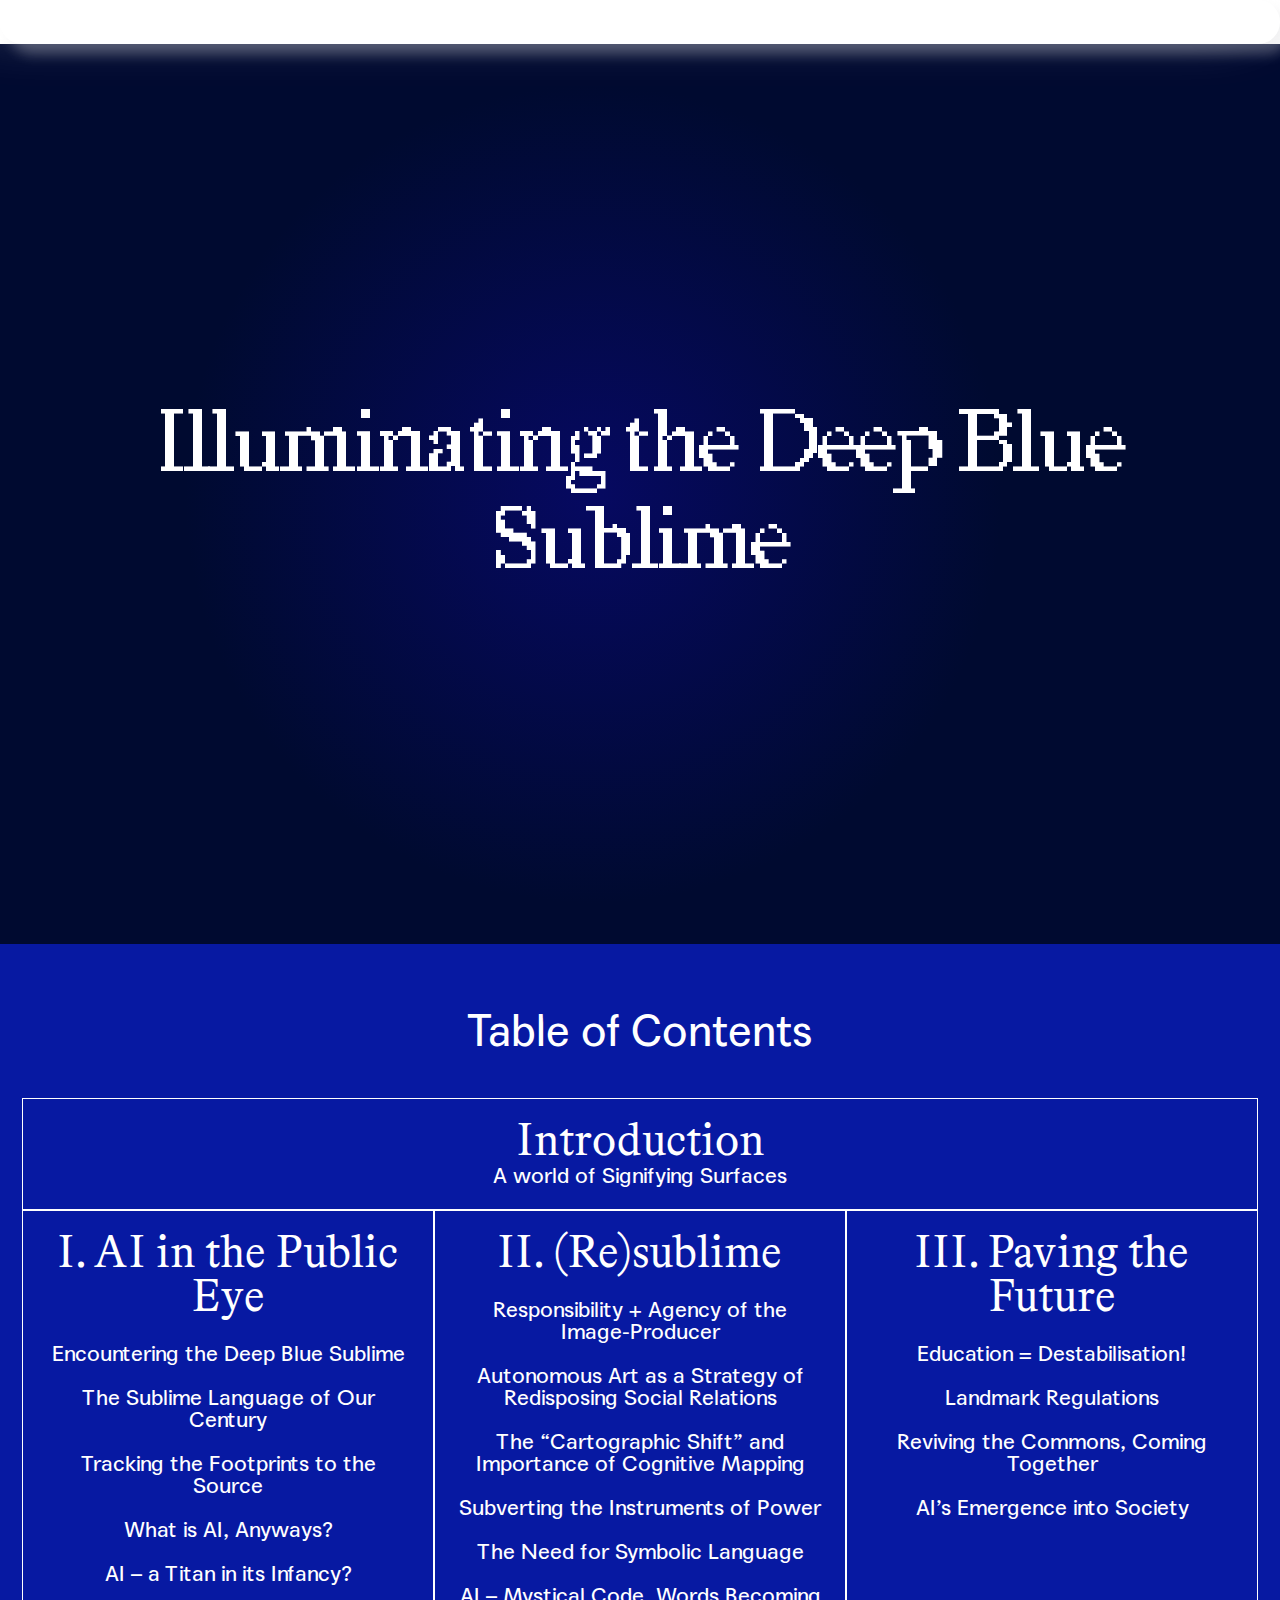
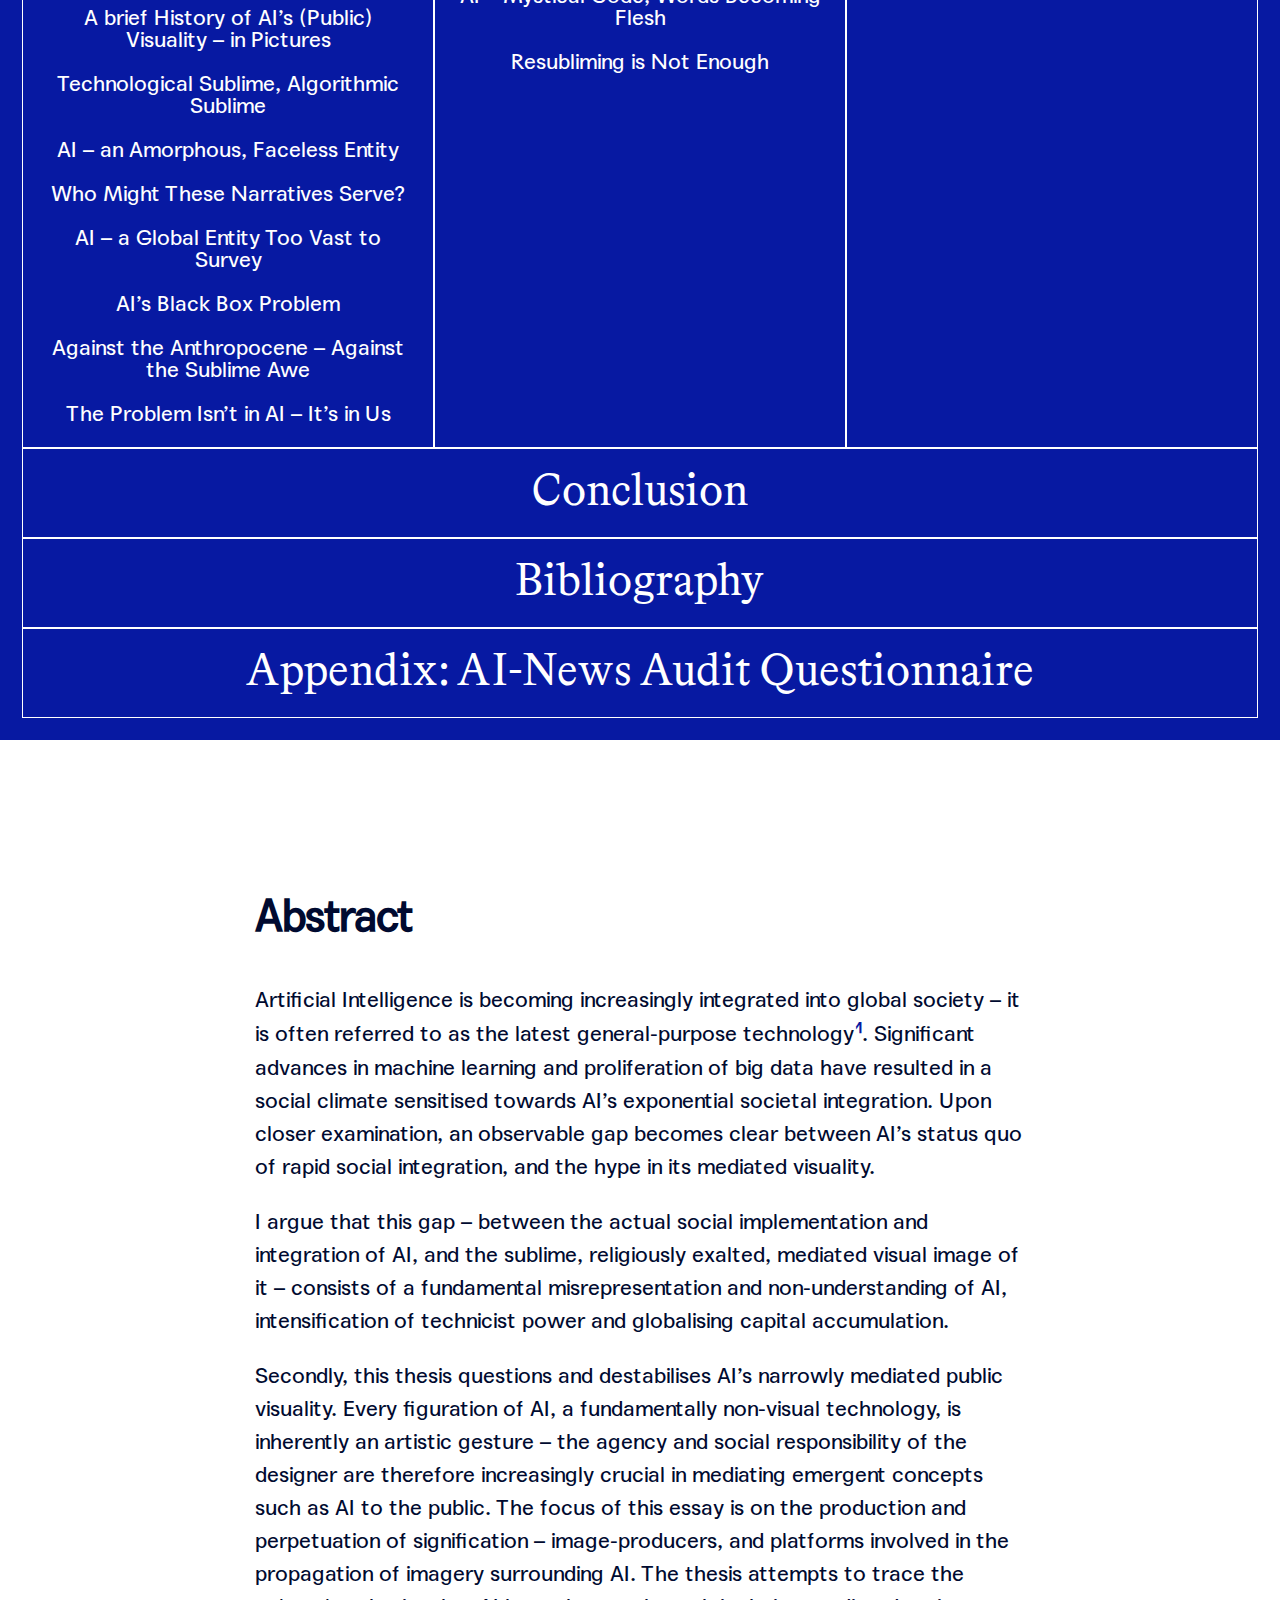
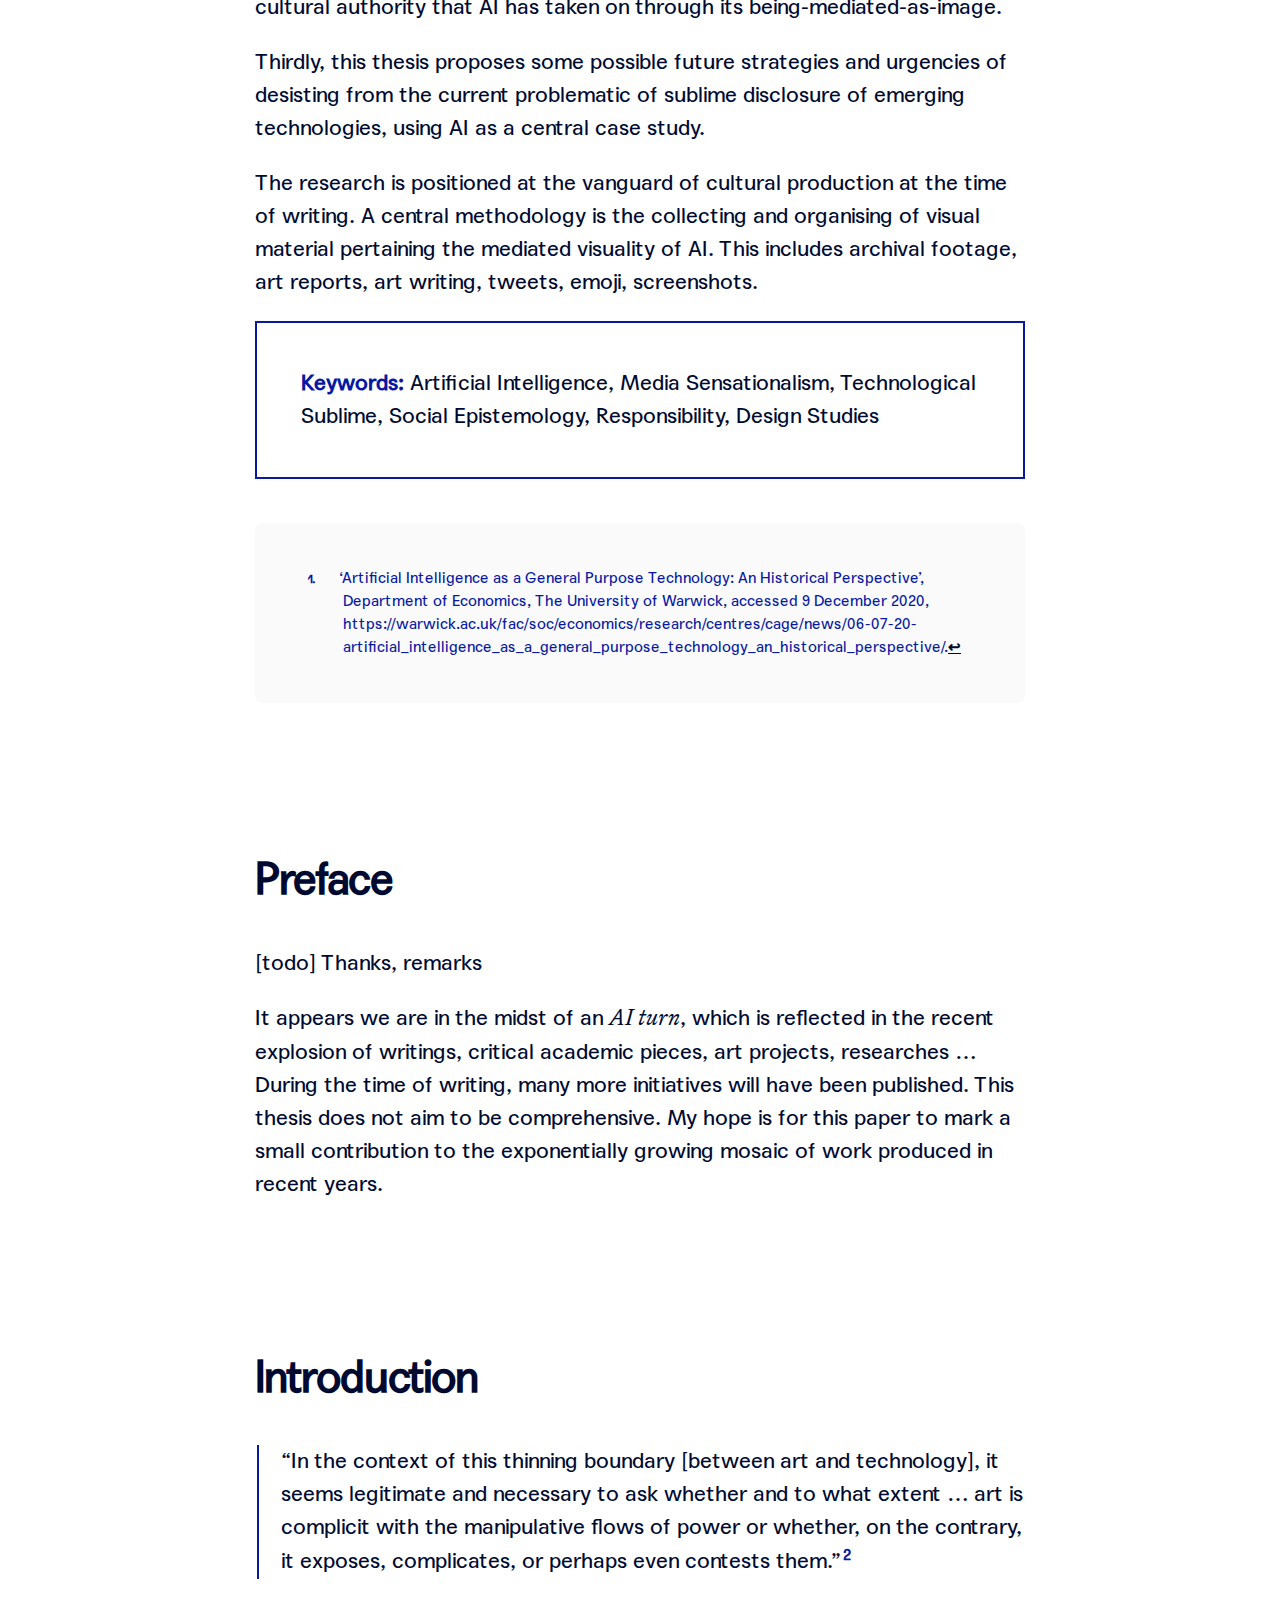
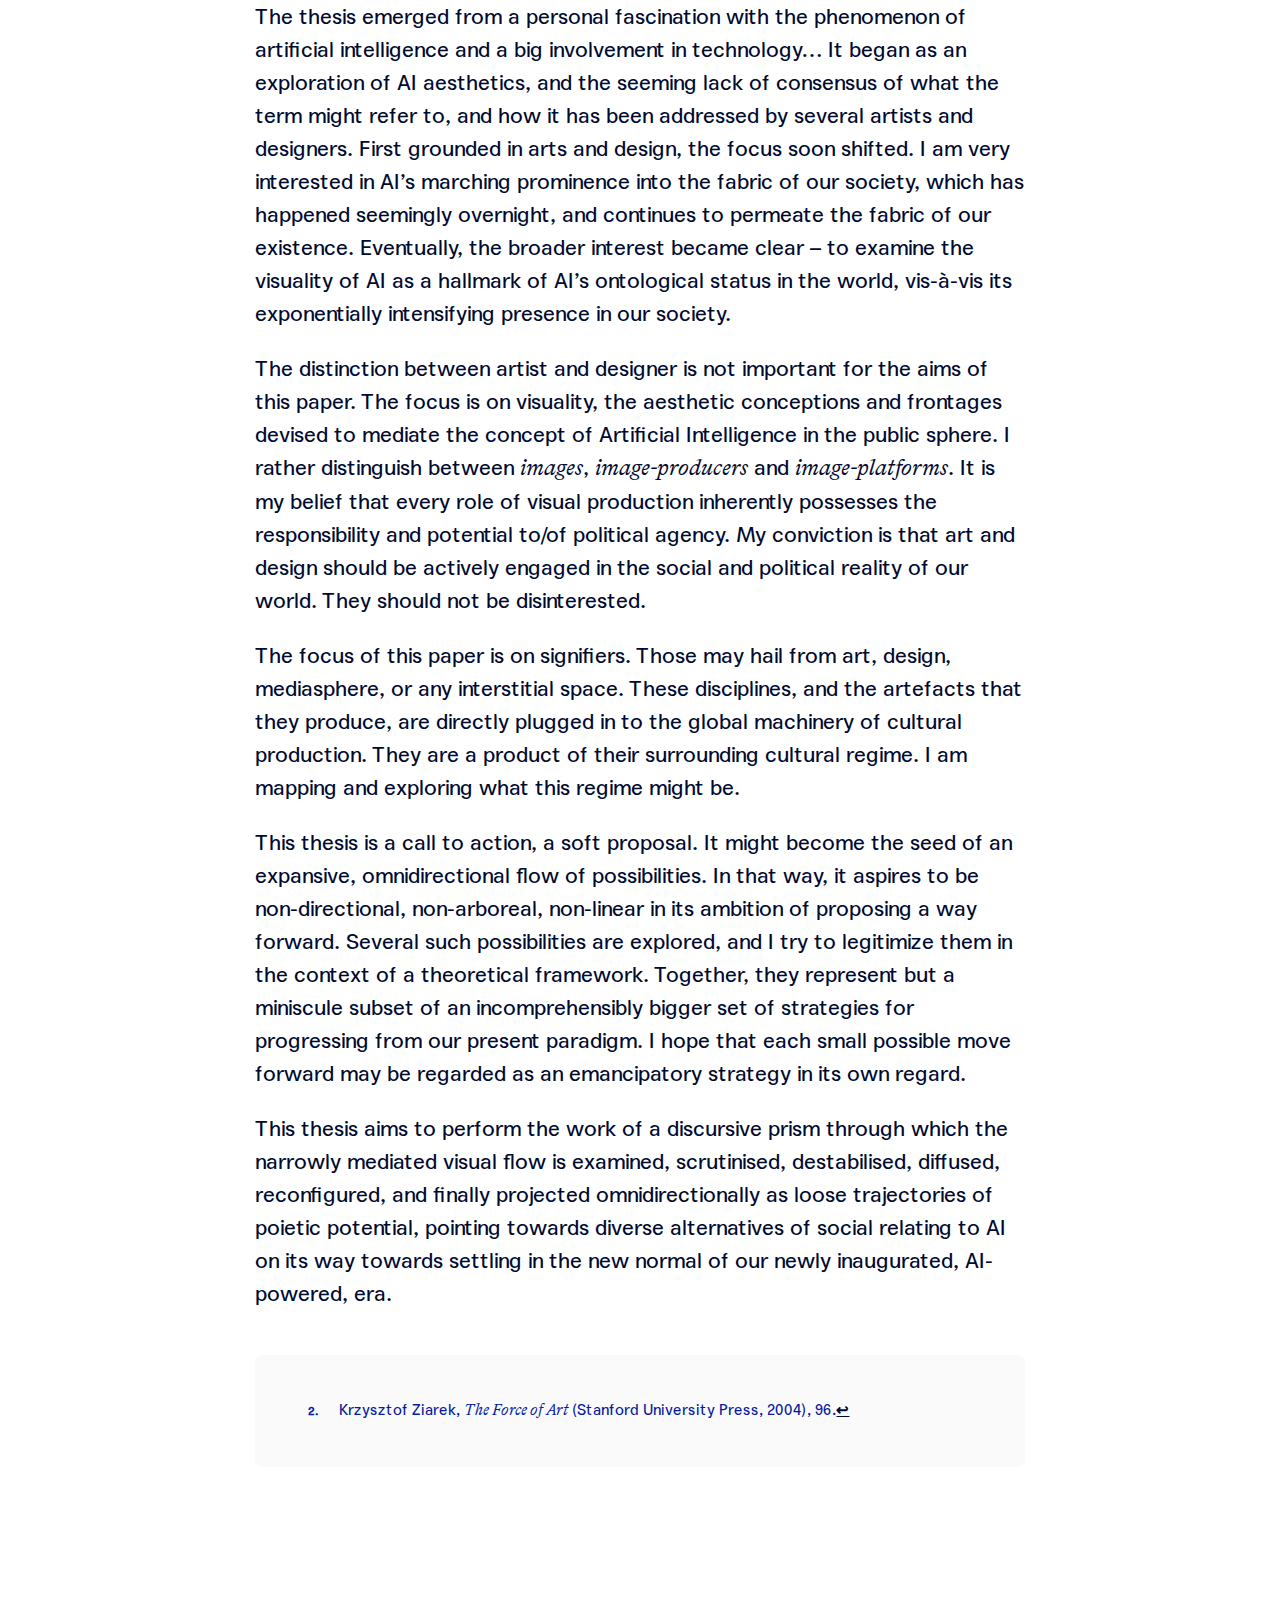
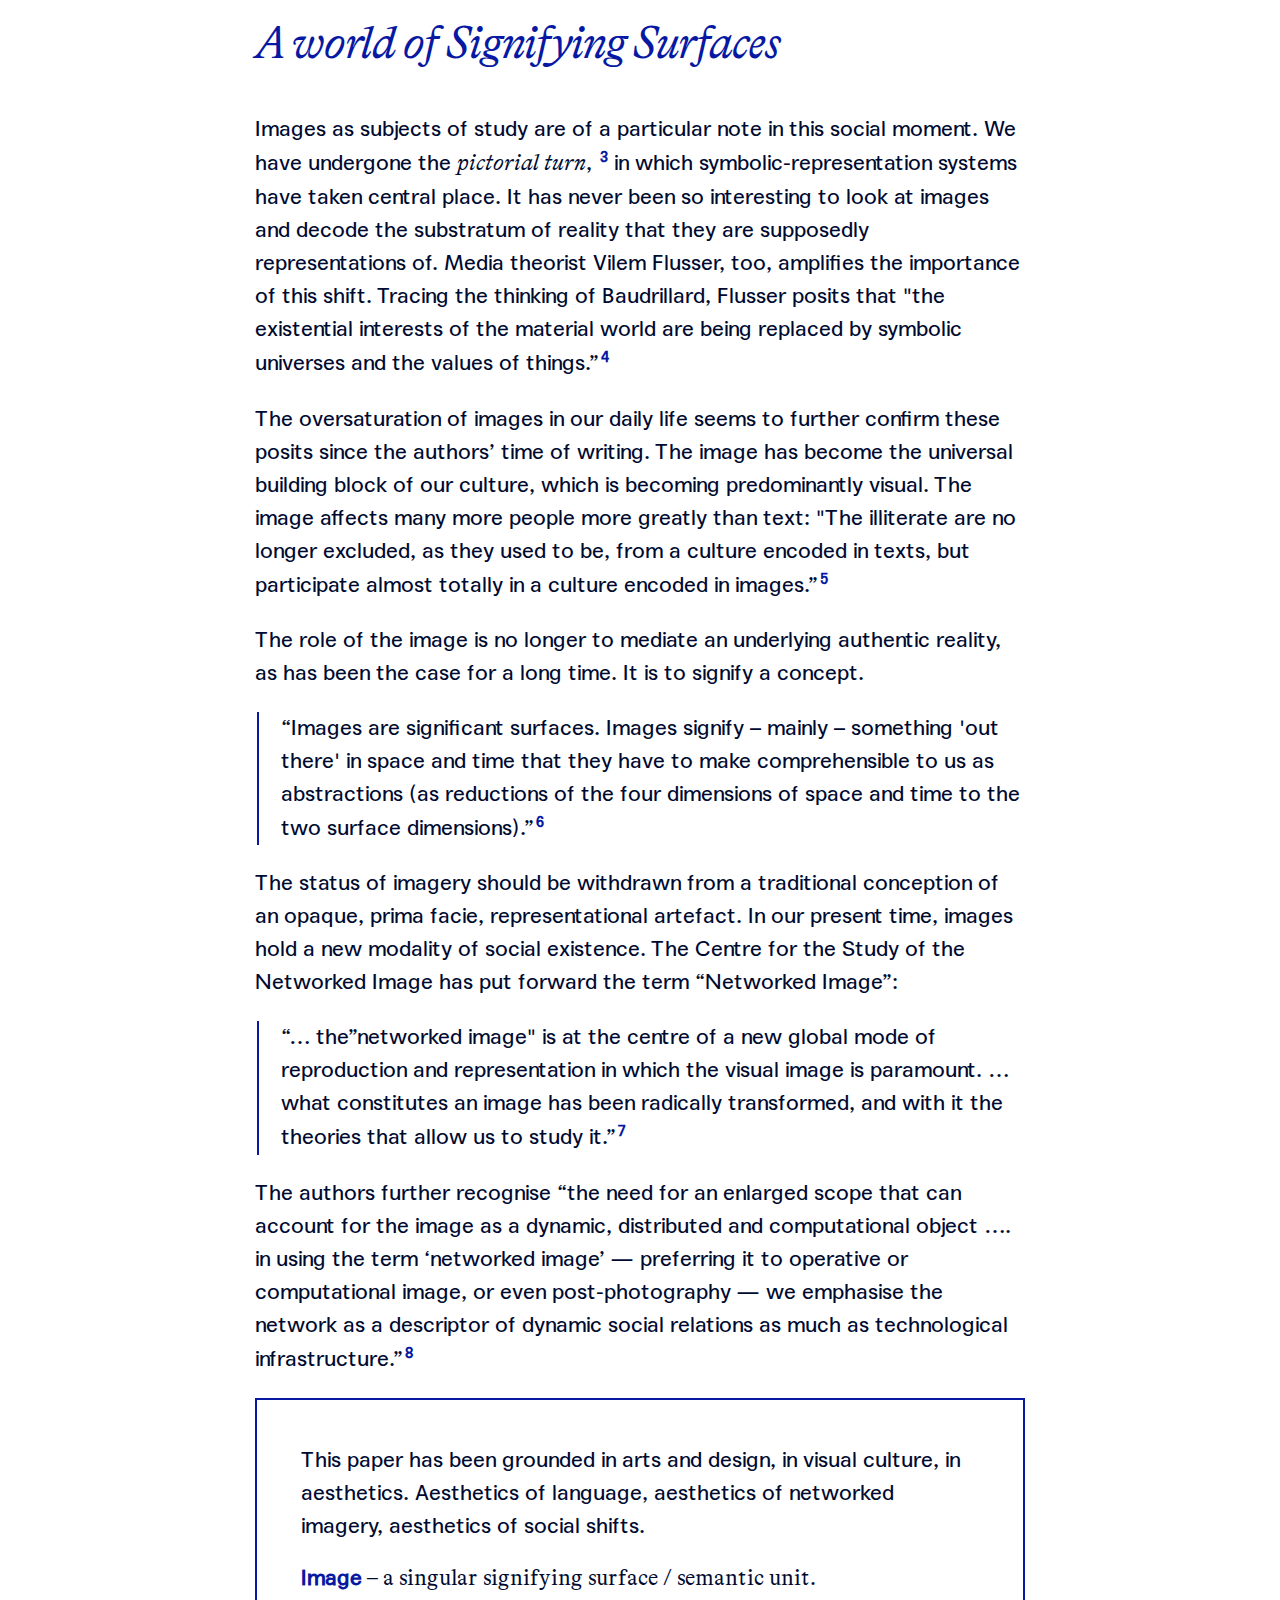
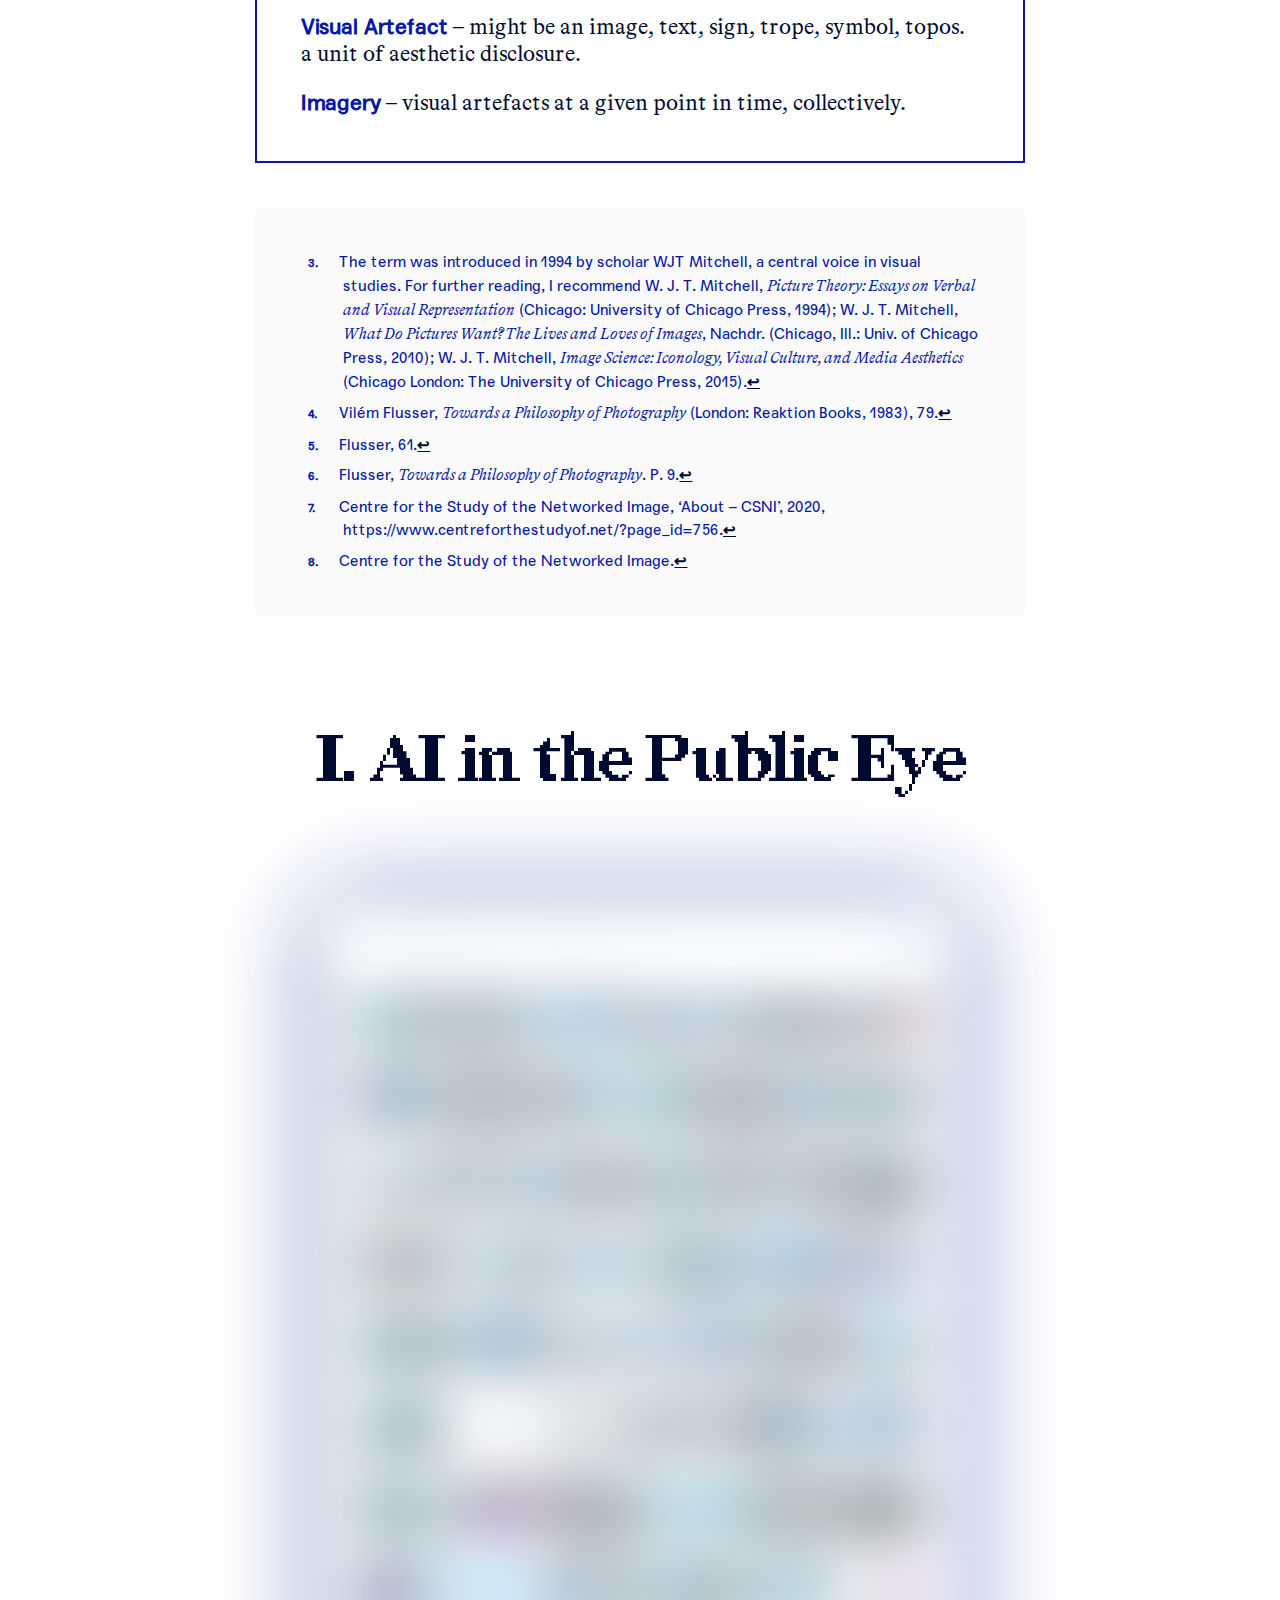
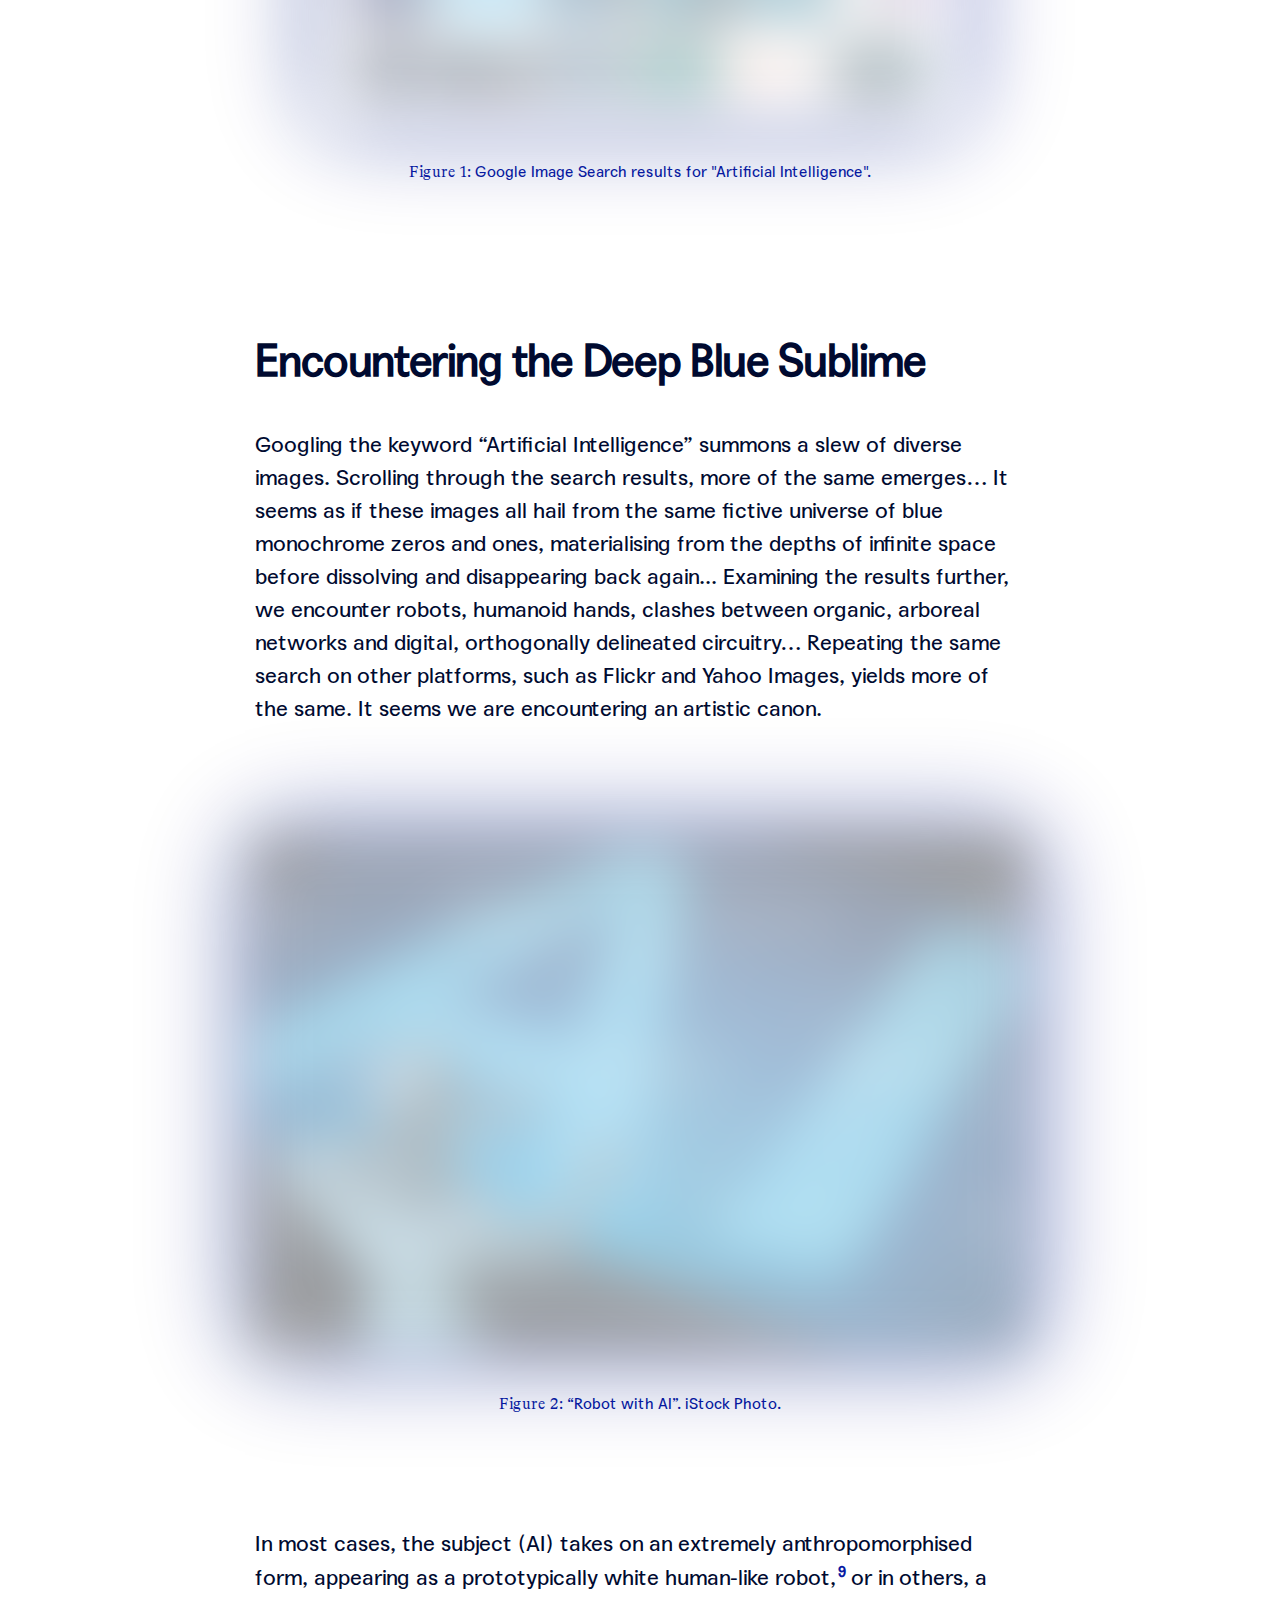
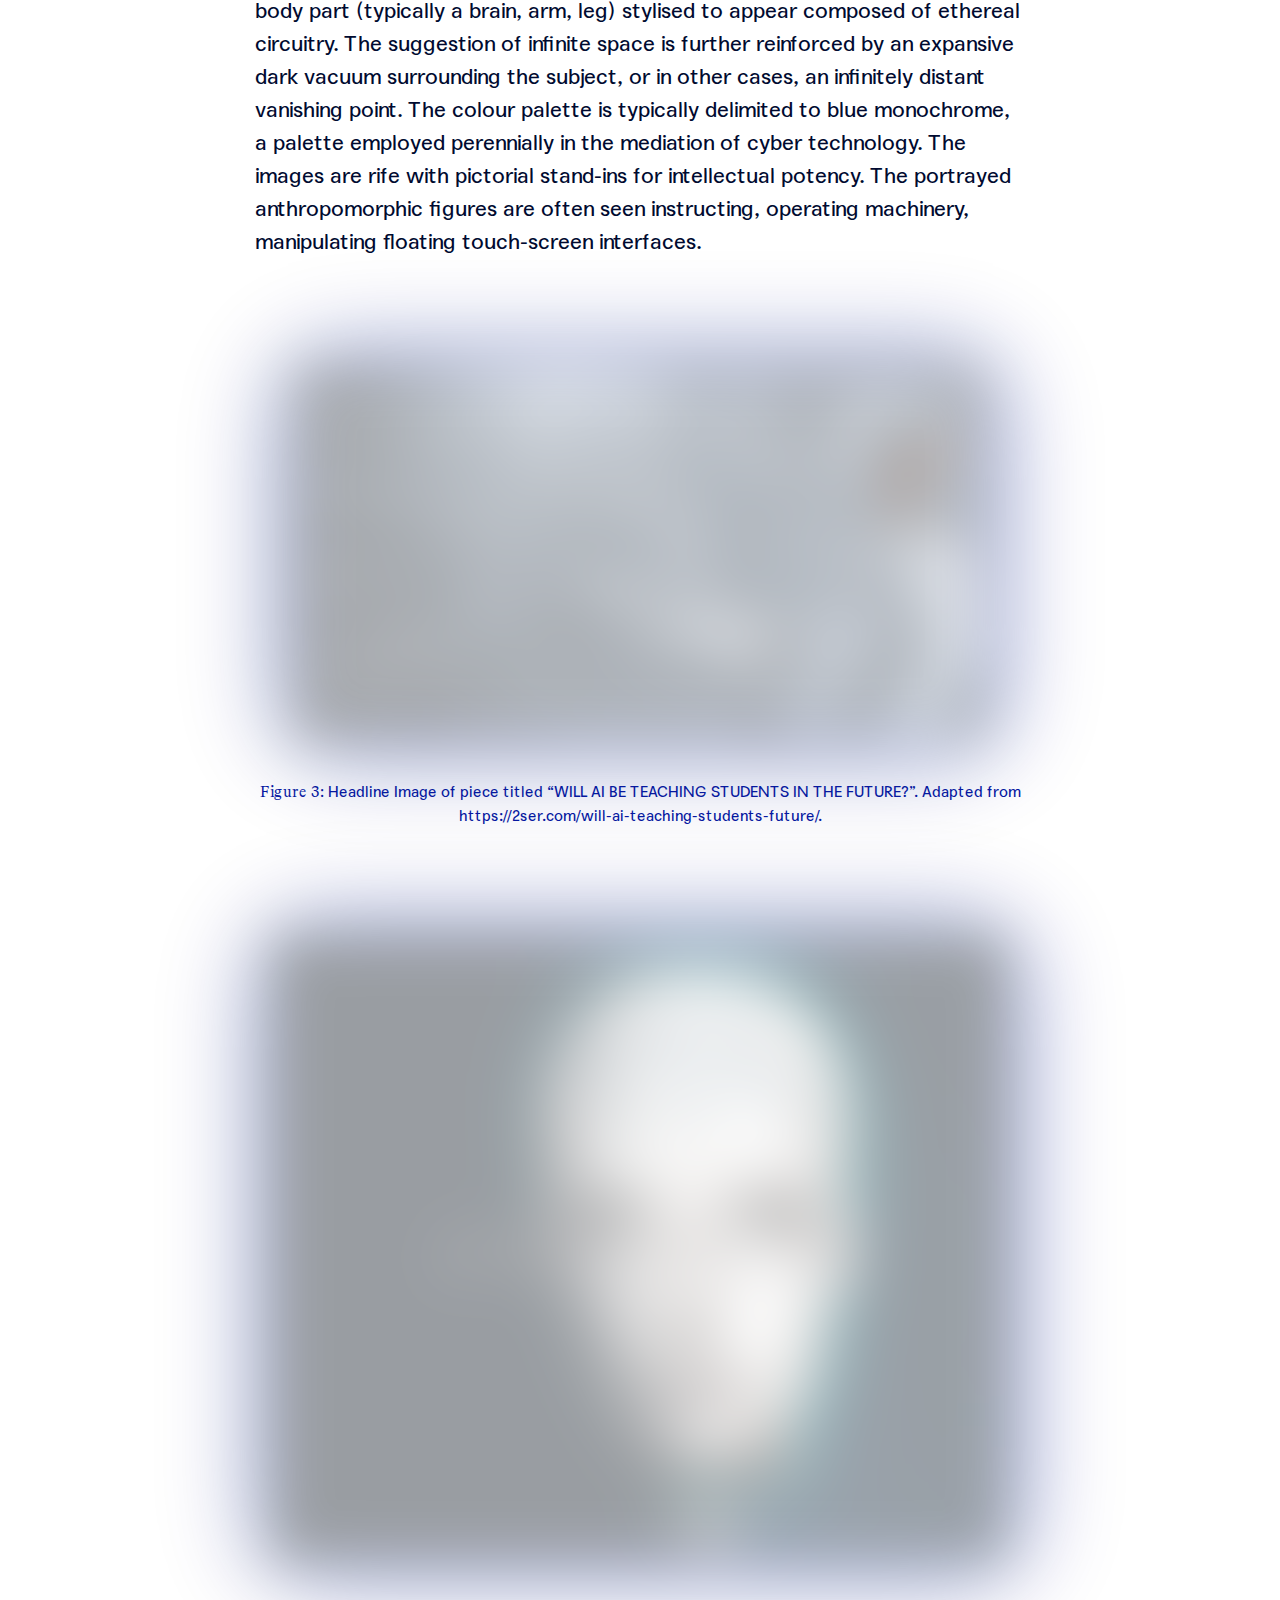
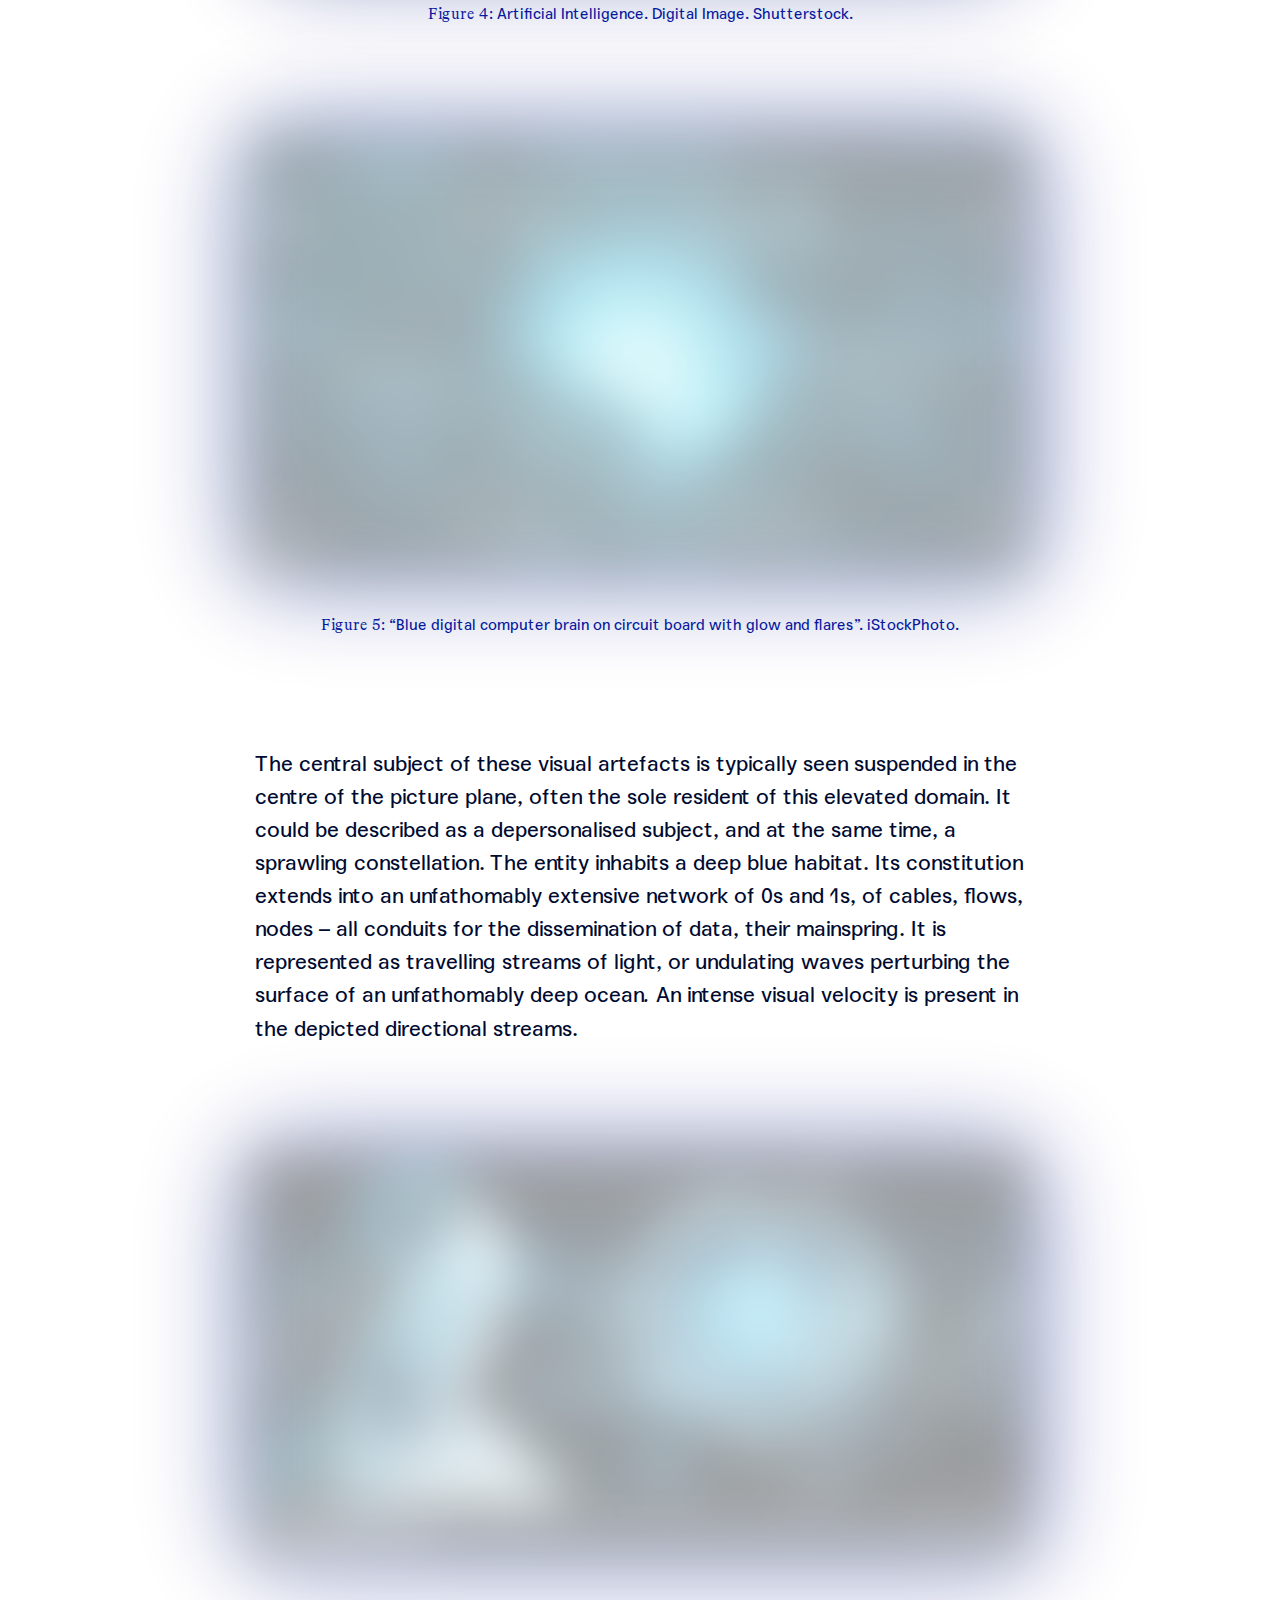
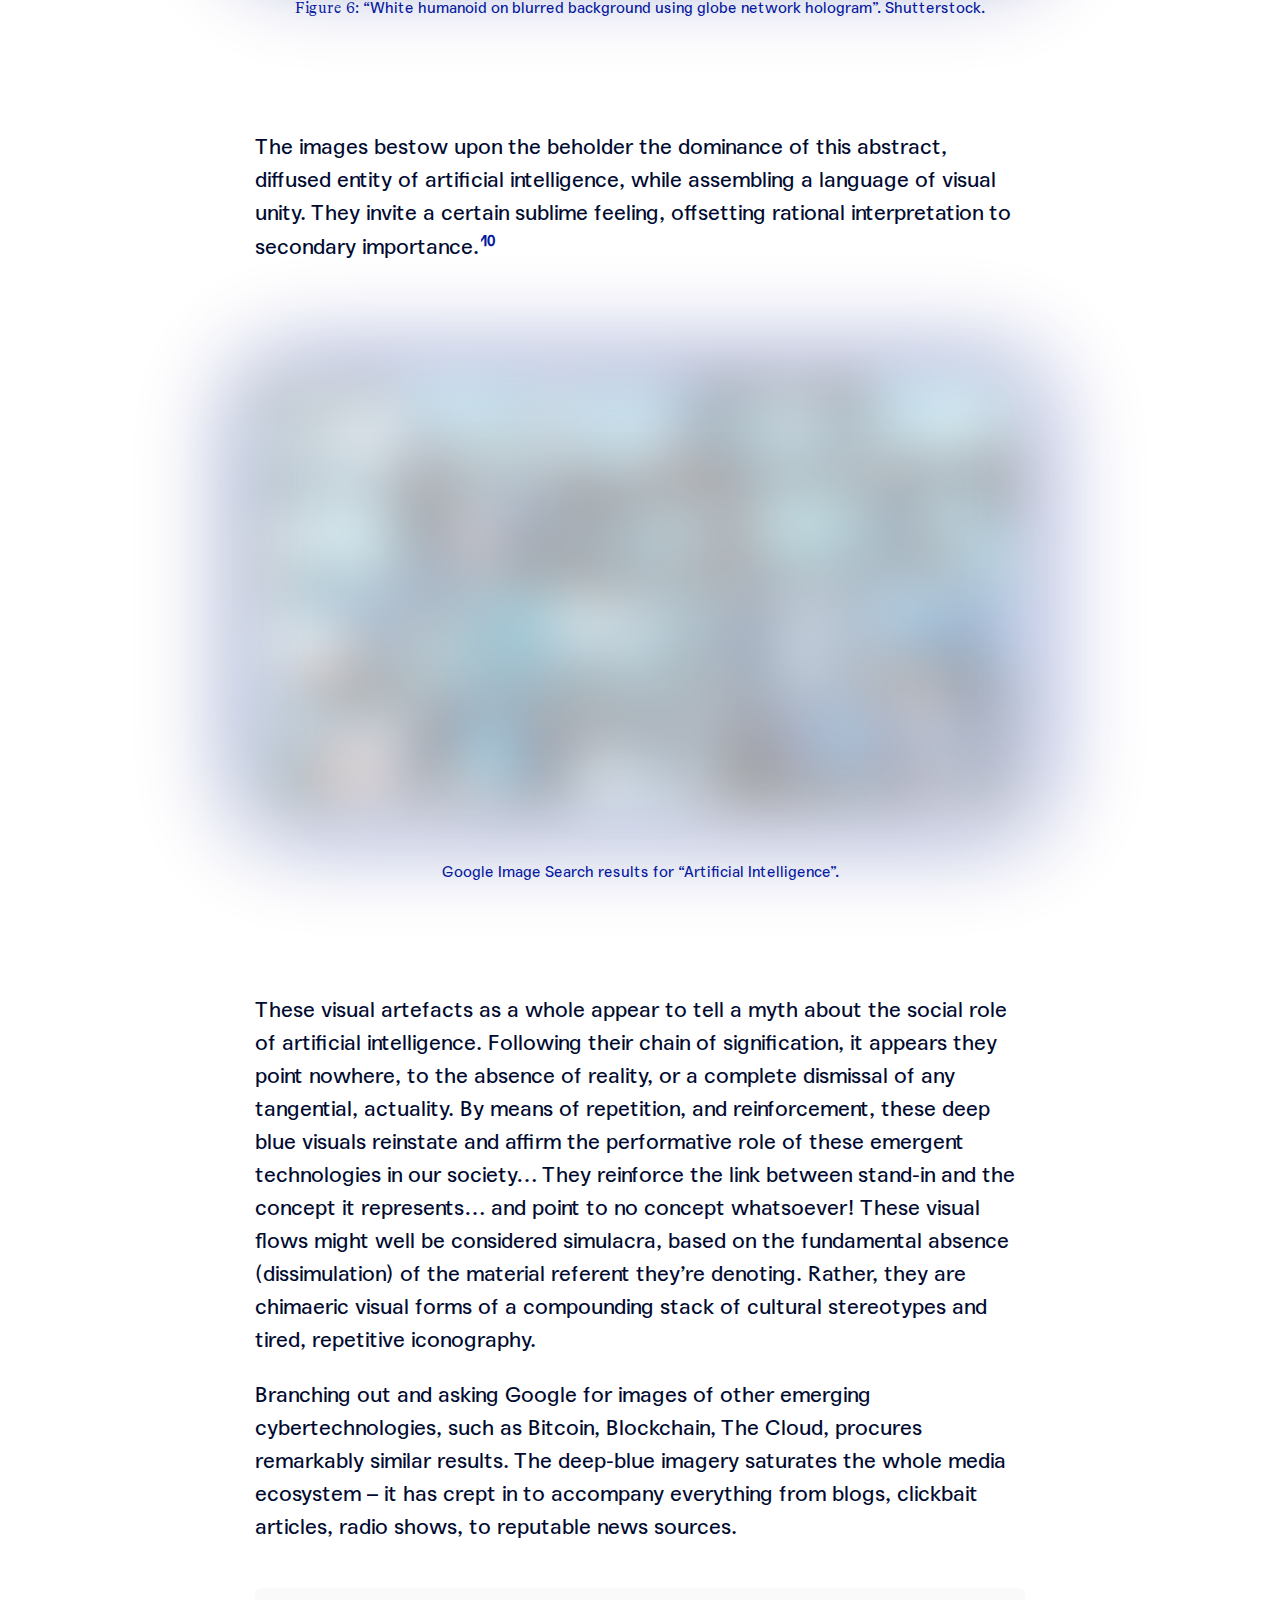
<file: thesis-finalWeb.html>
<!DOCTYPE html>
<html xmlns="http://www.w3.org/1999/xhtml" lang="" xml:lang="">

<head>
  <meta charset="utf-8" />
  <meta name="generator" content="pandoc" />
  <meta name="viewport" content="width=device-width, initial-scale=1.0, user-scalable=yes" />
  <title>Illuminating the Deep Blue Sublime</title>
  <link rel="stylesheet" href="style/reset.css" />
  <link rel="stylesheet" href="style/particle.css" />
  <link rel="stylesheet" href="style/dvd-style.css" />
  <link rel="stylesheet" href="style/network.css" />
  <script defer src="js/dvd.js"></script>
  <!-- <script defer src="js/particles.js"></script> -->
  <!-- <script src="js/particles.min.js"></script> -->
  <!-- <script defer src="https://d3js.org/d3.v4.min.js"></script> -->
  <script defer src="js/network.js"></script>

  <!--[if lt IE 9]>
    <script src="//cdnjs.cloudflare.com/ajax/libs/html5shiv/3.7.3/html5shiv-printshiv.min.js"></script>
  <![endif]-->
</head>

<body>

  <a href="#table-of-contents">
    <div class="TOC-button">
    </div>
  </a>

  <!-- particles.js container -->
  <!-- <div id="particles-js"></div> -->
  <section class="slide cover">
    <h1>Illuminating the Deep Blue Sublime</h1>
  </section>

  <nav class="table-of-contents" id="table-of-contents">
    <section>

      <ul class="grid-toc">
        <div class="grid-section section-1">
          <li>
            <h2>
              Table of Contents
            </h2>
          </li>
        </div>

        <div class="grid-section section-2">
          <li>
            <h3>
              <a href="#introduction">Introduction</a>
            </h3>
            <ul>
              <li>
                <a href="#a-world-of-signifying-surfaces">A world of Signifying Surfaces</a>
              </li>
            </ul>
          </li>
        </div>

        <div class="grid-section section-3">
          <li>
            <h3>
              <a href="#ai-in-the-public-eye">I. AI in the Public Eye</a>
            </h3>
            <ol>
              <li><a href="#encountering-the-deep-blue-sublime">Encountering the Deep Blue Sublime</a></li>
              <li><a href="#the-sublime-language-of-our-century">The Sublime Language of Our Century</a></li>
              <li><a href="#tracking-the-footprints-to-the-source">Tracking the Footprints to the Source</a></li>
              <li><a href="#what-is-ai-anyways">What is AI, Anyways?</a></li>
              <li><a href="#ai-a-titan-in-its-infancy">AI – a Titan in its Infancy?</a></li>
              <li><a href="#a-brief-history-of-ais-public-visuality-in-pictures">A brief History of AI’s (Public)
                  Visuality
                  –
                  in
                  Pictures</a></li>
              <li><a href="#technological-sublime-algorithmic-sublime">Technological Sublime, Algorithmic Sublime</a>
              </li>
              <li><a href="#ai-an-amorphous-faceless-entity">AI – an Amorphous, Faceless Entity</a></li>
              <li><a href="#who-might-these-narratives-serve">Who Might These Narratives Serve?</a></li>
              <li><a href="#ai-a-global-entity-too-vast-to-survey">AI – a Global Entity Too Vast to Survey</a></li>
              <li><a href="#ais-black-box-problem">AI’s Black Box Problem</a></li>
              <li><a href="#against-the-anthropocene-against-the-sublime-awe">Against the Anthropocene – Against the
                  Sublime
                  Awe
                </a></li>
              <li><a href="#the-problem-isnt-in-ai-its-in-us">The Problem Isn’t in AI – It’s in Us</a></li>
            </ol>
          </li>
        </div>

        <div class="grid-section section-4">
          <li>
            <h3>
              <a href="#resublime">II. (Re)sublime</a>
            </h3>
            <ol>
              <li><a href="#responsibility-agency-of-the-image-producer">Responsibility + Agency of the
                  Image-Producer</a>
              </li>
              <li><a href="#autonomous-art-as-a-strategy-of-redisposing-social-relations">Autonomous Art as a Strategy
                  of
                  Redisposing Social Relations</a></li>
              <li><a href="#the-cartographic-shift-and-importance-of-cognitive-mapping">The “Cartographic Shift” and
                  Importance
                  of
                  Cognitive Mapping</a></li>
              <li><a href="#subverting-the-instruments-of-power">Subverting the Instruments of Power</a></li>
              <li><a href="#the-need-for-symbolic-language">The Need for Symbolic Language</a></li>
              <li><a href="#ai-mystical-code-words-becoming-flesh">AI – Mystical Code, Words Becoming Flesh</a></li>
              <li><a href="#resubliming-is-not-enough">Resubliming is Not Enough</a></li>
            </ol>
          </li>
        </div>

        <div class="grid-section section-5">
          <li>
            <h3>
              <a href="#paving-the-future">III. Paving the Future</a>
            </h3>
            <ol>
              <li><a href="#education-destabilisation">Education = Destabilisation!</a></li>
              <li><a href="#landmark-regulations">Landmark Regulations</a></li>
              <li><a href="#reviving-the-commons-coming-together">Reviving the Commons, Coming Together</a></li>
              <li><a href="#ais-emergence-into-society">AI’s Emergence into Society</a></li>
            </ol>
          </li>
        </div>

        <div class="grid-section section-6">
          <li>
            <h3>
          <li><a href="#conclusion">Conclusion</a></li>
          </h3>
          </li>
        </div>

        <div class="grid-section section-7">
          <li>
            <h3>
              <a href="#bibliography">Bibliography</a>
            </h3>
          </li>
        </div>

        <div class="grid-section section-8">
          <li>
            <h3>
              <a href="#appendix-ai-news-audit-questionnaire">Appendix: AI-News Audit Questionnaire</a>
            </h3>
          </li>
        </div>

      </ul>
    </section>

  </nav>

  <!-- Todo: naming of containers -->

  <div class="textflow-container">

    <div class="container--text-flow">


      <!-- <section class="slide">
        <p>On one side of the gap...</p>
        <ul>
          <li>
            <p>Sublime</p>
          </li>
          <li>
            <p>Awe-inspiring</p>
          </li>
          <li>
            <p>Anthropomorphic</p>
          </li>
          <li>
            <p>Divine</p>
          </li>
          <li>
            <p>Colossal</p>
          </li>
          <li>
            <p>Magnificent</p>
          </li>
        </ul>
        <p>On the other...</p>
        <ul>
          <li>
            <p>Bias</p>
          </li>
          <li>
            <p>Artificial Stupidity</p>
          </li>
          <li>
            <p>Premature</p>
          </li>
          <li>
            <p>Military funding</p>
          </li>
          <li>
            <p>Resource Extractivism</p>
          </li>
          <li>
            <p>Data Colonialism</p>
          </li>
          <li>
            <p>Exponential Technification</p>
          </li>
        </ul>
        <p>How did this gap come about?</p>
        <p>What does it say about us as a society?</p>
        <p>Who does it serve?</p>
        <p>What power flows are implicated in it?</p>
        <p>What’s problematic about it?</p>
        <p>What are some strategies to desist from its paradigm?</p>
      </section> -->

      <section class="slide">
        <h2>Abstract</h2>
        <p>Artificial Intelligence is becoming increasingly integrated into global society – it is often referred to
          as
          the
          latest general-purpose technology<a href="#fn1" class="footnote-ref" id="fnref1"
            role="doc-noteref"><sup>1</sup></a>. Significant advances in machine learning and proliferation of big
          data
          have
          resulted in a social climate sensitised towards AI’s exponential societal integration. Upon closer
          examination,
          an
          observable gap becomes clear between AI’s status quo of rapid social integration, and the hype in its
          mediated
          visuality.</p>
        <p>I argue that this gap – between the actual social implementation and integration of AI, and the sublime,
          religiously exalted, mediated visual image of it – consists of a fundamental misrepresentation and
          non-understanding
          of AI, intensification of technicist power and globalising capital accumulation.</p>
        <p>Secondly, this thesis questions and destabilises AI’s narrowly mediated public visuality. Every figuration
          of
          AI,
          a
          fundamentally non-visual technology, is inherently an artistic gesture – the agency and social
          responsibility
          of
          the
          designer are therefore increasingly crucial in mediating emergent concepts such as AI to the public. The
          focus
          of
          this essay is on the production and perpetuation of signification – image-producers, and platforms involved
          in
          the
          propagation of imagery surrounding AI. The thesis attempts to trace the cultural authority that AI has taken
          on
          through its being-mediated-as-image.</p>
        <p>Thirdly, this thesis proposes some possible future strategies and urgencies of desisting from the current
          problematic of sublime disclosure of emerging technologies, using AI as a central case study.</p>
        <p>The research is positioned at the vanguard of cultural production at the time of writing. A central
          methodology
          is
          the collecting and organising of visual material pertaining the mediated visuality of AI. This includes
          archival
          footage, art reports, art writing, tweets, emoji, screenshots.</p>
        <article class="callout">
          <p><strong>Keywords:</strong> Artificial Intelligence, Media Sensationalism, Technological Sublime, Social
            Epistemology, Responsibility, Design Studies</p>
        </article>
        <ol class="section__endnotes">
          <li id="fn1" role="doc-endnote">
            <p>‘Artificial Intelligence as a General Purpose Technology: An Historical Perspective’, Department of
              Economics, The University of Warwick, accessed 9 December 2020,
              https://warwick.ac.uk/fac/soc/economics/research/centres/cage/news/06-07-20-artificial_intelligence_as_a_general_purpose_technology_an_historical_perspective/.<a
                href="#fnref1" class="footnote-back" role="doc-backlink">↩︎</a></p>
          </li>
        </ol>
      </section>

      <section class="slide">
        <h2 class="list-paragraph" id="preface">Preface</h2>
        <p>[todo] Thanks, remarks</p>
        <p>It appears we are in the midst of an <em>AI turn</em>, which is reflected in the recent explosion of
          writings,
          critical academic pieces, art projects, researches … During the time of writing, many more initiatives will
          have
          been published. This thesis does not aim to be comprehensive. My hope is for this paper to mark a small
          contribution
          to the exponentially growing mosaic of work produced in recent years.</p>

      </section>

      <section>
        <h2 id="introduction">Introduction</h2>
        <blockquote>
          <p>“In the context of this thinning boundary [between art and technology], it seems legitimate and necessary
            to
            ask
            whether and to what extent … art is complicit with the manipulative flows of power or whether, on the
            contrary,
            it
            exposes, complicates, or perhaps even contests them.”<a href="#fn2" class="footnote-ref" id="fnref2"
              role="doc-noteref"><sup>2</sup></a></p>
        </blockquote>
        <p>The thesis emerged from a personal fascination with the phenomenon of artificial intelligence and a big
          involvement
          in technology… It began as an exploration of AI aesthetics, and the seeming lack of consensus of what the
          term
          might
          refer to, and how it has been addressed by several artists and designers. First grounded in arts and design,
          the
          focus soon shifted. I am very interested in AI’s marching prominence into the fabric of our society, which
          has
          happened seemingly overnight, and continues to permeate the fabric of our existence. Eventually, the broader
          interest became clear – to examine the visuality of AI as a hallmark of AI’s ontological status in the
          world,
          vis-à-vis its exponentially intensifying presence in our society.</p>
        <p>The distinction between artist and designer is not important for the aims of this paper. The focus is on
          visuality,
          the aesthetic conceptions and frontages devised to mediate the concept of Artificial Intelligence in the
          public
          sphere. I rather distinguish between <em>images</em>, <em>image-producers</em> and <em>image-platforms</em>.
          It
          is
          my belief that every role of visual production inherently possesses the responsibility and potential to/of
          political
          agency. My conviction is that art and design should be actively engaged in the social and political reality
          of
          our
          world. They should not be disinterested.</p>
        <p>The focus of this paper is on signifiers. Those may hail from art, design, mediasphere, or any interstitial
          space.
          These disciplines, and the artefacts that they produce, are directly plugged in to the global machinery of
          cultural
          production. They are a product of their surrounding cultural regime. I am mapping and exploring what this
          regime
          might be.</p>
        <p>This thesis is a call to action, a soft proposal. It might become the seed of an expansive, omnidirectional
          flow
          of
          possibilities. In that way, it aspires to be non-directional, non-arboreal, non-linear in its ambition of
          proposing
          a way forward. Several such possibilities are explored, and I try to legitimize them in the context of a
          theoretical
          framework. Together, they represent but a miniscule subset of an incomprehensibly bigger set of strategies
          for
          progressing from our present paradigm. I hope that each small possible move forward may be regarded as an
          emancipatory strategy in its own regard.</p>
        <p>This thesis aims to perform the work of a discursive prism through which the narrowly mediated visual flow
          is
          examined, scrutinised, destabilised, diffused, reconfigured, and finally projected omnidirectionally as
          loose
          trajectories of poietic potential, pointing towards diverse alternatives of social relating to AI on its way
          towards
          settling in the new normal of our newly inaugurated, AI-powered, era.</p>

        <ol class="section__endnotes">
          <li id="fn2" role="doc-endnote">
            <p>Krzysztof Ziarek, <em>The Force of Art</em> (Stanford University Press, 2004), 96.<a href="#fnref2"
                class="footnote-back" role="doc-backlink">↩︎</a></p>
          </li>
        </ol>
      </section>
      <section>
        <h3 id="a-world-of-signifying-surfaces"><strong><em>A world of Signifying Surfaces</em></strong></h3>
        <p>Images as subjects of study are of a particular note in this social moment. We have undergone the
          <em>pictorial
            turn</em>, <a href="#fn3" class="footnote-ref" id="fnref3" role="doc-noteref"><sup>3</sup></a> in which
          symbolic-representation systems have taken central place. It has never been so interesting to look at images
          and
          decode the substratum of reality that they are supposedly representations of. Media theorist Vilem Flusser,
          too,
          amplifies the importance of this shift. Tracing the thinking of Baudrillard, Flusser posits that "the
          existential
          interests of the material world are being replaced by symbolic universes and the values of things.”<a
            href="#fn4" class="footnote-ref" id="fnref4" role="doc-noteref"><sup>4</sup></a>
        </p>
        <p>The oversaturation of images in our daily life seems to further confirm these posits since the authors’
          time
          of
          writing. The image has become the universal building block of our culture, which is becoming predominantly
          visual.
          The image affects many more people more greatly than text: "The illiterate are no longer excluded, as they
          used
          to
          be, from a culture encoded in texts, but participate almost totally in a culture encoded in images.”<a
            href="#fn5" class="footnote-ref" id="fnref5" role="doc-noteref"><sup>5</sup></a></p>
        <p>The role of the image is no longer to mediate an underlying authentic reality, as has been the case for a
          long
          time. It is to signify a concept.</p>
        <blockquote>
          <p>“Images are significant surfaces. Images signify – mainly – something 'out there' in space and time that
            they
            have to make comprehensible to us as abstractions (as reductions of the four dimensions of space and time
            to
            the
            two surface dimensions).”<a href="#fn6" class="footnote-ref" id="fnref6" role="doc-noteref"><sup>6</sup></a>
          </p>
        </blockquote>
        <p>The status of imagery should be withdrawn from a traditional conception of an opaque, prima facie,
          representational
          artefact. In our present time, images hold a new modality of social existence. The Centre for the Study of
          the
          Networked Image has put forward the term “Networked Image”:</p>
        <blockquote>
          <p>“… the”networked image" is at the centre of a new global mode of reproduction and representation in which
            the
            visual image is paramount. … what constitutes an image has been radically transformed, and with it the
            theories
            that allow us to study it.”<a href="#fn7" class="footnote-ref" id="fnref7"
              role="doc-noteref"><sup>7</sup></a>
          </p>

        </blockquote>
        <p>The authors further recognise “the need for an enlarged scope that can account for the image as a dynamic,
          distributed and computational object …. in using the term ‘networked image’ — preferring it to operative or
          computational image, or even post-photography — we emphasise the network as a descriptor of dynamic social
          relations as much as technological infrastructure.”<a href="#fn8" class="footnote-ref" id="fnref8"
            role="doc-noteref"><sup>8</sup></a></p>

        <article class="callout">
          <p>This paper has been grounded in arts and design, in visual culture, in aesthetics. Aesthetics of
            language,
            aesthetics of networked imagery, aesthetics of social shifts.</p>
          <ul>
            <li><strong>Image</strong> ­– a singular signifying surface / semantic unit.</li>
            <li><strong>Visual Artefact</strong> – might be an image, text, sign, trope, symbol, topos. a unit of
              aesthetic
              disclosure.</li>
            <li><strong>Imagery</strong> – visual artefacts at a given point in time, collectively.</li>
          </ul>
        </article>

        <ol class="section__endnotes">
          <li id="fn3" role="doc-endnote">
            <p>The term was introduced in 1994 by scholar WJT Mitchell, a central voice in visual studies. For further
              reading, I recommend W. J. T. Mitchell, <em>Picture Theory: Essays on Verbal and Visual
                Representation</em>
              (Chicago: University of Chicago Press, 1994); W. J. T. Mitchell, <em>What Do Pictures Want? The Lives
                and
                Loves of Images</em>, Nachdr. (Chicago, Ill.: Univ. of Chicago Press, 2010); W. J. T. Mitchell,
              <em>Image
                Science: Iconology, Visual Culture, and Media Aesthetics</em> (Chicago London: The University of
              Chicago
              Press, 2015).<a href="#fnref3" class="footnote-back" role="doc-backlink">↩︎</a>
            </p>
          </li>
          <li id="fn4" role="doc-endnote">
            <p>Vilém Flusser, <em>Towards a Philosophy of Photography</em> (London: Reaktion Books, 1983), 79.<a
                href="#fnref4" class="footnote-back" role="doc-backlink">↩︎</a></p>
          </li>
          <li id="fn5" role="doc-endnote">
            <p>Flusser, 61.<a href="#fnref5" class="footnote-back" role="doc-backlink">↩︎</a></p>
          </li>
          <li id="fn6" role="doc-endnote">
            <p>Flusser, <em>Towards a Philosophy of Photography</em>. P. 9.<a href="#fnref6" class="footnote-back"
                role="doc-backlink">↩︎</a></p>
          </li>
          <li id="fn7" role="doc-endnote">
            <p>Centre for the Study of the Networked Image, ‘About – CSNI’, 2020,
              https://www.centreforthestudyof.net/?page_id=756.<a href="#fnref7" class="footnote-back"
                role="doc-backlink">↩︎</a>
            </p>
          </li>
          <li id="fn8" role="doc-endnote">
            <p>Centre for the Study of the Networked Image.<a href="#fnref8" class="footnote-back"
                role="doc-backlink">↩︎</a></p>
          </li>
        </ol>
      </section>

      <section class="slide mode--dark">
        <h1 id="ai-in-the-public-eye">I. AI in the Public Eye</h1>
        <figure>
          <img src="images/media/image1.jpeg" alt="A picture containing keyboard Description automatically generated"
            class="img--sublime" />
          <figcaption aria-hidden="true"><span class="label">Figure 1:</span> Google Image Search results for
            "Artificial Intelligence".
          </figcaption>
        </figure>

        <h2 id="encountering-the-deep-blue-sublime">Encountering the Deep Blue Sublime</h2>
        <p>Googling the keyword “Artificial Intelligence” summons a slew of diverse images. Scrolling through the
          search
          results, more of the same emerges… It seems as if these images all hail from the same fictive universe of
          blue
          monochrome zeros and ones, materialising from the depths of infinite space before dissolving and
          disappearing
          back
          again... Examining the results further, we encounter robots, humanoid hands, clashes between organic,
          arboreal
          networks and digital, orthogonally delineated circuitry… Repeating the same search on other platforms, such
          as
          Flickr and Yahoo Images, yields more of the same. It seems we are encountering an artistic canon.</p>
        <figure>
          <img src="images/media/image2.jpeg" alt="Figure 2: “Robot with AI”. iStock Photo." class="img--sublime" />
          <figcaption aria-hidden="true"><span class="label">Figure 2:</span> “Robot with AI”. iStock Photo.
          </figcaption>
        </figure>
        <p>In most cases, the subject (AI) takes on an extremely anthropomorphised form, appearing as a prototypically
          white
          human-like robot,<a href="#fn9" class="footnote-ref" id="fnref9" role="doc-noteref"><sup>9</sup></a> or in
          others,
          a
          body part (typically a brain, arm, leg) stylised to appear composed of ethereal circuitry. The suggestion of
          infinite space is further reinforced by an expansive dark vacuum surrounding the subject, or in other cases,
          an
          infinitely distant vanishing point. The colour palette is typically delimited to blue monochrome, a palette
          employed
          perennially in the mediation of cyber technology. The images are rife with pictorial stand-ins for
          intellectual
          potency. The portrayed anthropomorphic figures are often seen instructing, operating machinery, manipulating
          floating touch-screen interfaces.</p>
        <figure>
          <img src="images/media/image3.jpg" class="img--sublime"
            alt="Figure 3: Headline Image of piece titled “WILL AI BE TEACHING STUDENTS IN THE FUTURE?”. Adapted from https://2ser.com/will-ai-teaching-students-future/." />
          <figcaption aria-hidden="true"><span class="label">Figure 3:</span> Headline Image of piece titled “WILL AI
            BE
            TEACHING STUDENTS IN THE
            FUTURE?”. Adapted from https://2ser.com/will-ai-teaching-students-future/.</figcaption>
        </figure>
        <figure>
          <img src="images/media/image4.png" alt="Figure 4: Artificial Intelligence. Digital Image. Shutterstock."
            class="img--sublime" />
          <figcaption aria-hidden="true"><span class="label">Figure 4:</span> Artificial Intelligence. Digital Image.
            Shutterstock.</figcaption>
        </figure>
        <figure>
          <img src="images/media/image5.jpg" class="img--sublime"
            alt="Figure 5: “Blue digital computer brain on circuit board with glow and flares”. iStockPhoto." />
          <figcaption aria-hidden="true"><span class="label">Figure 5:</span> “Blue digital computer brain on circuit
            board with glow and flares”.
            iStockPhoto.</figcaption>
        </figure>
        <p>The central subject of these visual artefacts is typically seen suspended in the centre of the picture
          plane,
          often
          the sole resident of this elevated domain. It could be described as a depersonalised subject, and at the
          same
          time,
          a sprawling constellation. The entity inhabits a deep blue habitat. Its constitution extends into an
          unfathomably
          extensive network of 0s and 1s, of cables, flows, nodes – all conduits for the dissemination of data, their
          mainspring. It is represented as travelling streams of light, or undulating waves perturbing the surface of
          an
          unfathomably deep ocean<em>.</em> An intense visual velocity is present in the depicted directional streams.
        </p>
        <figure>
          <img src="images/media/image6.jpeg" class="img--sublime"
            alt="Figure 6: “White humanoid on blurred background using globe network hologram”. Shutterstock." />
          <figcaption aria-hidden="true"><span class="label">Figure 6:</span> “White humanoid on blurred background
            using globe network hologram”.
            Shutterstock.</figcaption>
        </figure>
        <p>The images bestow upon the beholder the dominance of this abstract, diffused entity of artificial
          intelligence,
          while assembling a language of visual unity. They invite a certain sublime feeling, offsetting rational
          interpretation to secondary importance.<a href="#fn10" class="footnote-ref" id="fnref10"
            role="doc-noteref"><sup>10</sup></a></p>
        <figure>
          <img src="images/media/image7.png" alt="Google Image Search results for “Artificial Intelligence”."
            class="img--sublime" />
          <figcaption aria-hidden="true">Google Image Search results for “Artificial Intelligence”.</figcaption>
        </figure>
        <p>These visual artefacts as a whole appear to tell a myth about the social role of artificial intelligence.
          Following
          their chain of signification, it appears they point nowhere, to the absence of reality, or a complete
          dismissal
          of
          any tangential, actuality. By means of repetition, and reinforcement, these deep blue visuals reinstate and
          affirm
          the performative role of these emergent technologies in our society… They reinforce the link between
          stand-in
          and
          the concept it represents… and point to no concept whatsoever! These visual flows might well be considered
          simulacra, based on the fundamental absence (dissimulation) of the material referent they’re denoting.
          Rather,
          they
          are chimaeric visual forms of a compounding stack of cultural stereotypes and tired, repetitive iconography.
        </p>
        <p>Branching out and asking Google for images of other emerging cybertechnologies, such as Bitcoin,
          Blockchain,
          The
          Cloud, procures remarkably similar results. The deep-blue imagery saturates the whole media ecosystem – it
          has
          crept
          in to accompany everything from blogs, clickbait articles, radio shows, to reputable news sources.</p>
        <ol class="section__endnotes">
          <li id="fn9" role="doc-endnote">
            <p>A broader discussion on the phenomenon may be followed in: Stephen Cave and Kanta Dihal, ‘The Whiteness
              of
              AI’, <em>Philosophy &amp; Technology</em> 33, no. 4 (1 December 2020): 685–703,
              https://doi.org/10.1007/s13347-020-00415-6.<a href="#fnref9" class="footnote-back"
                role="doc-backlink">↩︎</a>
            </p>
          </li>
          <li id="fn10" role="doc-endnote">
            <p>Jos de Mul, ‘The Technological Sublime’, Next Nature Network, 17 July 2011,
              https://nextnature.net/2011/07/the-technological-sublime.<a href="#fnref10" class="footnote-back"
                role="doc-backlink">↩︎</a></p>
          </li>
        </ol>
      </section>

      <section>
        <h2 id="the-sublime-language-of-our-century11">The Sublime Language of Our Century<a href="#fn11"
            class="footnote-ref" id="fnref11" role="doc-noteref"><sup>11</sup></a></h2>
        <blockquote>
          <p>“To make machines look intelligent it was necessary that the sources of their power, the labour force
            which
            surrounded and ran them, be rendered invisible.”<a href="#fn12" class="footnote-ref" id="fnref12"
              role="doc-noteref"><sup>12</sup></a></p>
        </blockquote>
        <p>The glowing visuals go hand-in-hand with the sensationalised language used to write about Artificial
          Intelligence.
          The rhetoric across the corpus shifts from mentions of the fourth industrial revolution, discriminating
          technologies, to killer robots.<a href="#fn13" class="footnote-ref" id="fnref13"
            role="doc-noteref"><sup>13</sup></a> News outlets continue to perpetuate and construe research outcomes as
          an
          indicator of AI’s intensifying personification. A 2017 article reported Facebook to have shut down
          “artificial
          intelligence robots … after they start[ed] talking to each other in their own language”.<a href="#fn14"
            class="footnote-ref" id="fnref14" role="doc-noteref"><sup>14</sup></a> This is just one in a myriad of
          cases
          in
          how AI research trickles down into its portrayal in popular media. An analogous process is happening in the
          production of visual artefacts in the mass-media theatre, which are employed to signify such emergent
          technologies.
        </p>
        <figure>
          <img src="images/media/image8.png" class="img--news"
            alt="Graphical user interface, text, website Description automatically generated" />
          <figcaption aria-hidden="true"><span class="label">Figure 7:</span> "Groundbreaking AI solves biology
            mystery
            in 'holy grail' for
            treating
            diseases". Daily Star. The Deep
            Blue Sublime reigns supreme.</figcaption>
        </figure>
        <figure>
          <img src="images/media/image9.png" class="img--news"
            alt="Figure 8: “Go master quits because AI ‘cannot be defeated’”. BBC News. 27 November 2019. Figurating AI as immanent entity with superhuman formidability." />
          <figcaption aria-hidden="true"><span class="label">Figure 8:</span> “Go master quits because AI ‘cannot be
            defeated’”. BBC News. 27
            November
            2019. Figurating AI as immanent entity with superhuman formidability.</figcaption>
        </figure>
        <p>When appearing to serve an altruistic purpose, AI is often described to be a benevolent force, “AI-powered”
          has
          become a fashionable moniker. From a media perspective, machine learning factualities are not reported
          nearly
          as
          frequently – for instance, that Google’s famous AlphaGo deep learning model, that defeated the world
          champion
          Fang
          Hui at Go in 2015, cost an estimated $38 million to train.<a href="#fn15" class="footnote-ref" id="fnref15"
            role="doc-noteref"><sup>15</sup></a> Sublime language is often a cover-up for a less-than-sublime reality,
          where
          the intelligence of such technologies lags far behind the promises of its awe-inspiring veneer. This
          sensationalist
          language is indicative of the significant dissonance between the discourse of artificial intelligence in
          academia
          and its subsequent, amplified sensationalism in mass media.<a href="#fn16" class="footnote-ref" id="fnref16"
            role="doc-noteref"><sup>16</sup></a></p>
        <figure>
          <img src="images/media/image10.png" class="img--sublime"
            alt="Figure 9: “Burger King trolls artificial intelligence with new ads.” Tweet. The subsequent whistle blow that the commercials were not actually generated by AI adds a whole new level of cringe factor into the game…" />
          <figcaption aria-hidden="true"><span class="label">Figure 9:</span> “Burger King trolls artificial
            intelligence with new ads.” Tweet. The
            subsequent whistle blow that the commercials were not actually generated by AI adds a whole new level of
            cringe
            factor into the game…</figcaption>
        </figure>
        <p>AI is regularly portrayed as being able to act outside of its predicted norms, an immanent force, by the
          rules
          that
          we – humans – impose on it.<a href="#fn17" class="footnote-ref" id="fnref17"
            role="doc-noteref"><sup>17</sup></a>
          The observation that such disclosures are not serving us is hardly new. A 2018 study of 760 AI-related news
          articles
          conducted by researchers from the Oxford Internet Institute established that UK news outlets predominantly
          “[portray] AI as a relevant and competent solution to a range of public problems, … with little
          acknowledgement
          of
          on-going debates concerning AI’s potential effects.”<a href="#fn18" class="footnote-ref" id="fnref18"
            role="doc-noteref"><sup>18</sup></a> The authors further credit the increased tasking of non-specialised
          journalists for the increase in sensationalist AI-reporting, and further reaffirm the value of news coverage
          to
          “provide publics with space and resources to make sense of and address pressing public problems.”<a
            href="#fn19" class="footnote-ref" id="fnref19" role="doc-noteref"><sup>19</sup></a> This space and
          resources, that are
          being
          made to help make sense of AI in society, pose a lot of questions.</p>
        <ol class="section__endnotes">
          <li id="fn11" role="doc-endnote">
            <p>The title of this chapter is taken from the opening of Warks’ <em>Capital is Dead.</em><a href="#fnref11"
                class="footnote-back" role="doc-backlink">↩︎</a></p>
          </li>
          <li id="fn12" role="doc-endnote">
            <p>Simon Schaffer as quoted by Pasquinelli. Simon Schaffer, ‘Babbage’s Intelligence: Calculating Engines
              and
              the
              Factory System’, <em>Critical Inquiry</em> 21, no. 1 (1994): 205; Matteo Pasquinelli, ‘Abnormal
              Encephalization in the Age of Machine Learning’, <em>E-Flux Journal</em> 75 (September 2016),
              https://www.e-flux.com/journal/75/67133/abnormal-encephalization-in-the-age-of-machine-learning/.<a
                href="#fnref12" class="footnote-back" role="doc-backlink">↩︎</a></p>
          </li>
          <li id="fn13" role="doc-endnote">
            <p>J Scott Brennen, Philip N Howard, and Rasmus Kleis Nielsen, ‘An Industry-Led Debate: How UK Media Cover
              Artificial Intelligence’, 2018, 10.<a href="#fnref13" class="footnote-back" role="doc-backlink">↩︎</a>
            </p>
          </li>
          <li id="fn14" role="doc-endnote">
            <p>Andrew Griffin, ‘Facebook’s Artificial Intelligence Robots Shut down after They Start Talking to Each
              Other
              in Their Own Language | The Independent’, 2017,
              https://www.independent.co.uk/life-style/gadgets-and-tech/news/facebook-artificial-intelligence-ai-chatbot-new-language-research-openai-google-a7869706.html.<a
                href="#fnref14" class="footnote-back" role="doc-backlink">↩︎</a></p>
          </li>
          <li id="fn15" role="doc-endnote">
            <p>Nur Ahmed and Muntasir Wahed, ‘The De-Democratization of AI: Deep Learning and the Compute Divide in
              Artificial’, 22 October 2020, 52.<a href="#fnref15" class="footnote-back" role="doc-backlink">↩︎</a></p>
          </li>
          <li id="fn16" role="doc-endnote">
            <p>Colm Gorey, ‘Should We Believe the Hype? Media May Be Warping Reality of AI’s Powers’, Silicon
              Republic,
              21
              February 2019, https://www.siliconrepublic.com/machines/ai-media-coverage-bias.<a href="#fnref16"
                class="footnote-back" role="doc-backlink">↩︎</a></p>
          </li>
          <li id="fn17" role="doc-endnote">
            <p>Vladan Joler and Matteo Pasquinelli, ‘The Nooscope Manifested: AI as Instrument of Knowledge
              Extractivism’,
              The Nooscope Manifested: AI as Instrument of Knowledge Extractivism, accessed 1 September 2020,
              http://nooscope.ai/.<a href="#fnref17" class="footnote-back" role="doc-backlink">↩︎</a></p>
          </li>
          <li id="fn18" role="doc-endnote">
            <p>Brennen, Howard, and Nielsen, ‘An Industry-Led Debate: How UK Media Cover Artificial Intelligence’.<a
                href="#fnref18" class="footnote-back" role="doc-backlink">↩︎</a></p>
          </li>
          <li id="fn19" role="doc-endnote">
            <p>Brennen, Howard, and Nielsen, 2.<a href="#fnref19" class="footnote-back" role="doc-backlink">↩︎</a></p>
          </li>
        </ol>
      </section>

      <section>
        <h2 id="tracking-the-footprints-to-the-source">Tracking the Footprints to the Source</h2>
        <p>It is difficult to identify the intention of such imagery, if there is any there in the first place. They
          clearly
          do not faithfully or accurately represent AI. Turning the optics of analysis, we can begin to inspect the
          source
          of
          these visual flows, where the canon is continually renewed, produced, and advanced. Hiking further and
          analysing
          the
          sources of these search results and media pieces harbouring them, one is typically directed to stock-photo
          platforms. There, the deep blue aesthetic reigns supreme. Together with the media, these are sites of
          fabrication
          of
          the image that lands in collective memory.</p>
        <figure>
          <img src="images/media/image11.png"
            alt="Figure 10: user Monsitj. iStock Photo. One of hundreds stock image-producers of AI-related imagery." />
          <figcaption aria-hidden="true"><span class="label">Figure 10:</span> user Monsitj. iStock Photo. One of
            hundreds stock image-producers of
            AI-related imagery.</figcaption>
        </figure>
        <figure>
          <img src="images/media/image12.png" class="img--sublime"
            alt="Figure 11: IT Technician Works on Artificial Intelligence, Big Data Mining, Neural Network Project. Gorodenkoff – Shutterstock." />
          <figcaption aria-hidden="true"><span class="label">Figure 11:</span> IT Technician Works on Artificial
            Intelligence, Big Data Mining,
            Neural
            Network Project. Gorodenkoff – Shutterstock.</figcaption>
        </figure>
        <p>The exponentially growing demand of AI-related imagery is being answered by a proliferation of visual
          production,
          mostly taking place on stock-image search platforms, that appears to be consolidating into a legitimate
          aesthetic
          genre. These flows of visual production are governed by the same received cliches in the visual articulation
          of
          the
          images in question. The ideas are increasingly ensconcing themselves in collective imagination through a
          scattered
          process of trans-cultural diffusion, culminating in the reproduction of identical aesthetic choices and
          imperatives.
          This narrow articulation of the aesthetic norm has been further reinforced by the demand generated by media
          outlets,
          which purchase said images from the image-producers, to use in their own published content. This is, of
          course,
          a
          simplified rendition of the whole complexity of the transactions. It does seem like a very plausible claim,
          however,
          that the exponentially growing mention of AI is collaterally bringing an exponentially growing number of
          images
          used
          to mediate the concept.</p>
        <figure>
          <img src="images/media/image13.png"
            alt="Figure 12: Popularity of the term “AI” in the English Corpus across time. After the most recent AI winter, we seem to be driving head-first into an unprecedented era of AI-hype. “AI” is, of course, a shorthand for “Artificial Intelligence”. “AI” abstracts the real-world referent away even further." />
          <figcaption aria-hidden="true"><span class="label">Figure 12:</span> Popularity of the term “AI” in the
            English Corpus across time. After
            the
            most recent AI winter, we seem to be driving head-first into an unprecedented era of AI-hype. “AI” is, of
            course,
            a shorthand for “Artificial Intelligence”. “AI” abstracts the real-world referent away even further.
          </figcaption>
        </figure>
        <figure>
          <img src="images/media/image14.png" class="img--sublime"
            alt="Figure 13: “Wired brain illustration – next step to artificial intelligence”. Laurent T/Shutterstock." />
          <figcaption aria-hidden="true"><span class="label">Figure 13:</span> “Wired brain illustration – next step
            to
            artificial intelligence”.
            Laurent
            T/Shutterstock.</figcaption>
        </figure>
        <p>Another prominent trope that appears is the comparison of the brain to the computer. The comparison has
          abided
          in
          academia and common discourse for a long time. The general critical consensus is that far too much intensity
          has
          been placed on constructing a consensus of high similarity between a biological framework and that of
          artificial
          intelligence.<a href="#fn20" class="footnote-ref" id="fnref20" role="doc-noteref"><sup>20</sup></a> The
          comparison
          of the human brain to a computer has been criticised as early as in 1951, by neuroscientist Karl Lashley:
        </p>
        <blockquote>
          <p>“Descartes was impressed by the hydraulic figures in the royal gardens and developed a hydraulic theory
            of
            the
            action of the brain,” Lashley wrote. “We have since had telephone theories, electrical field theories and
            now
            theories based on computing machines and automatic rudders. I suggest we are more likely to find out about
            how
            the
            brain works by studying the brain itself, and the phenomena of behaviour, than by indulging in far-fetched
            physical analogies.”<a href="#fn21" class="footnote-ref" id="fnref21" role="doc-noteref"><sup>21</sup></a>
          </p>
        </blockquote>
        <figure>
          <img src="images/media/image15.jpg" alt="Figure 14: Promotional poster for Minority Report (2002)." />
          <figcaption aria-hidden="true"><span class="label">Figure 14:</span> Promotional poster for Minority Report
            (2002).</figcaption>
        </figure>

        <figure>
          <img src="images/media/image16.jpg" class="img--sublime" />
          <figcaption aria-hidden="true">Absorbed into the Deep Blue Sublime.</figcaption>
        </figure>
        <p>Proceeding further, one may observe a very homogenous look applied, regurgitated, replicated, and imitated
          across
          all major stock photo engines. This portrayed cultural authority predominantly draws from sci-fi clichés<a
            href="#fn22" class="footnote-ref" id="fnref22" role="doc-noteref"><sup>22</sup></a> and regurgitated
          religious
          iconography, something that the scientific community itself vehemently distances from.<a href="#fn23"
            class="footnote-ref" id="fnref23" role="doc-noteref"><sup>23</sup></a></p>
        <figure>
          <img src="images/media/image17b.png" alt="Figure 17. Hands of God and Adam." />
          <figcaption aria-hidden="true">Figure 17. Hands of God and Adam.<a href="#fn24" class="footnote-ref"
              id="fnref24" role="doc-noteref"><sup>24</sup></a></figcaption>
        </figure>
        <figure>
          <img src="images/media/image17.jpg" class="img--sublime"
            alt="Figure 16. Robot Hand and Human Hand Touching. Artificial Intelligence and Cooperation Concept. Digital Image. Adobe Stock. Accessed 15 February 2020. https://stock.adobe.com/." />
          <figcaption aria-hidden="true">Figure 16. Robot Hand and Human Hand Touching. Artificial Intelligence and
            Cooperation Concept. Digital Image. Adobe Stock. Accessed 15 February 2020. https://stock.adobe.com/.
          </figcaption>
        </figure>
        <p>The reproduction of these aesthetic trends contributes to the formation and concretization of a mythology
          surrounding AI, and its current hype. It has produced a discursive regime within which a limited, extremely
          specific
          palette of visual vocabulary (in many cases clearly traceable to its originator) stands available, borrowed
          from
          a
          narrow part of the vast pool of (popular) cultural production. Admittedly, one may observe multiple
          exceptions
          this
          narrowly-defined normativity – they are, however, very few in number.</p>
        <p>The only way in which most people have experienced or seen AI has been mediated through image search
          platforms,
          sensationalised media broadcasts, popular culture, cinema. These image-producers has subsequently become
          image-makers for the public image of Artificial Intelligence. They solidify our understanding of AI in terms
          of
          these images. Molly Wright Steenson comments on the status of popular imagery used to represent the
          technology:
          "Our
          pop culture visions of A.I. are not helping us. In fact, they're hurting us. They're decades out of date.
          And
          to
          make matters worse, we keep using the old clichés in order to talk about emerging technologies today.”<a
            href="#fn25" class="footnote-ref" id="fnref25" role="doc-noteref"><sup>25</sup></a></p>
        <p>Steenson proceeds to quote Eric Johnson:</p>
        <blockquote>
          <p>“Today, intelligent environments are a reality. But why do we depict them as layered and ghosted? "These
            cultural
            clichés/touchstones are popular for another reason: It is really, really hard to talk about
            digital-reality
            tech
            otherwise …. These fields are full of jargon, inconsistent in practice and difficult to grok if you
            haven't
            seen
            all the latest demos; pop culture is a shortcut to a common ideal, a shared vision.”<a href="#fn26"
              class="footnote-ref" id="fnref26" role="doc-noteref"><sup>26</sup></a></p>
        </blockquote>
        <p>I wonder what better ways exist than the reproduction of these tired clichés.</p>

        <ol class="section__endnotes">
          <li id="fn20" role="doc-endnote">
            <p>David Watson, ‘The Rhetoric and Reality of Anthropomorphism in Artificial Intelligence’, <em>Minds and
                Machines</em> 29, no. 3 (September 2019): 417–40, https://doi.org/10.1007/s11023-019-09506-6.<a
                href="#fnref20" class="footnote-back" role="doc-backlink">↩︎</a></p>
          </li>
          <li id="fn21" role="doc-endnote">
            <p>Matthew Cobb, ‘Why Your Brain Is Not a Computer’, <em>The Guardian</em>, 27 February 2020,
              sec. Science,
              https://www.theguardian.com/science/2020/feb/27/why-your-brain-is-not-a-computer-neuroscience-neural-networks-consciousness.<a
                href="#fnref21" class="footnote-back" role="doc-backlink">↩︎</a></p>
          </li>
          <li id="fn22" role="doc-endnote">
            <p>David Shultz, ‘Which Movies Get Artificial Intelligence Right? | Science | AAAS’, 2015,
              https://www.sciencemag.org/news/2015/07/which-movies-get-artificial-intelligence-right.<a href="#fnref22"
                class="footnote-back" role="doc-backlink">↩︎</a></p>
          </li>
          <li id="fn23" role="doc-endnote">
            <p>Denis Vidal, ‘Anthropomorphism or Sub-Anthropomorphism? An Anthropological Approach to Gods and
              Robots’,
              <em>Journal of the Royal Anthropological Institute</em> 13, no. 4 (December 2007): 917–33,
              https://doi.org/10.1111/j.1467-9655.2007.00464.x.<a href="#fnref23" class="footnote-back"
                role="doc-backlink">↩︎</a>
            </p>
          </li>
          <li id="fn24" role="doc-endnote">
            <p>Michelangelo. <em>Hands of God and Adam</em>. 1509. Fresco, 280 x 570 cm. Vatican Museums.
              https://commons.wikimedia.org/wiki/File:Hands_of_God_and_Adam.jpg.<a href="#fnref24" class="footnote-back"
                role="doc-backlink">↩︎</a></p>
          </li>
          <li id="fn25" role="doc-endnote">
            <p>Molly Wright Steenson, ‘A.I. Needs New Clichés’, Medium, 13 June 2018,
              https://medium.com/s/story/ai-needs-new-clich%C3%A9s-ed0d6adb8cbb.<a href="#fnref25" class="footnote-back"
                role="doc-backlink">↩︎</a></p>
          </li>
          <li id="fn26" role="doc-endnote">
            <p>Steenson.<a href="#fnref26" class="footnote-back" role="doc-backlink">↩︎</a></p>
          </li>
        </ol>
      </section>


      <section>
        <h2 id="what-is-ai-anyways">What is AI, Anyways?</h2>
        <p>In discussing AI, one may before long encounter a slippage of reliable, explicitly agreed-upon definitions
          owing
          to
          an overlaying lack of consensus, chaos around the current implementations of AI, and an evident discrepancy
          between
          its media sensationalism and the inchoate status quo of the technology...</p>
        <p>In pursuit of an agreed-upon definition of Artificial Intelligence, I turned to the dictionary, where AI is
          defined
          as: “The theory and development of computer systems able to perform tasks normally requiring human
          intelligence,
          such as visual perception, speech recognition, decision-making, and translation between languages.”<a
            href="#fn27" class="footnote-ref" id="fnref27" role="doc-noteref"><sup>27</sup></a> The definition does
          little
          to clarify the
          ambiguity, it seems rather autological. So, I proceeded to the drawing board…</p>
        <figure>
          <img src="images/media/image19.jpeg"
            alt="Figure 19: Diagram – Taxonomy of AI. Some of the many referents of “AI”…" />
          <figcaption aria-hidden="true"><span class="label">Figure 19:</span> Diagram – Taxonomy of AI. Some of the
            many referents of “AI”…
          </figcaption>
        </figure>
        <figure>
          <!-- Comment for changing the SVG dimensions -->
          <svg width="100%" height="500" class="diagram-d3"></svg>
          <figcaption aria-hidden="true"><span class="label">Figure 19:</span> Diagram – Taxonomy of AI. Some of the
            many referents of “AI”…
          </figcaption>
        </figure>
        <p>In fact, there is no singular type of AI. The field refers to an extremely vast conglomerate of diverse
          tangential
          disciplines, that have come to be contained under the same sign. Framing AI as an unorganized cluster of
          loosely
          correlated semantic forms helps in discussing the multiplex nature of its social integration. It is
          important
          to
          question the catch-all that has become draped around and above the disciplines.</p>
        <p>When following a news piece on the exponential economic integrations of Artificial Intelligence, shifting
          our
          gaze
          to a visual artefact rife with sublime “neural aesthetics”, and then proceeding to examine an installation
          of
          smart
          home assistants communicating with one another, the underlying referent of AI shifts and shuffles. The
          complexity
          intensifies when realising that AI often refers to ASI (artificial superintelligence), or AGI (artificial
          general
          intelligence)<a href="#fn28" class="footnote-ref" id="fnref28" role="doc-noteref"><sup>28</sup></a>. AI is
          also
          used
          to refer to the academic field of Artificial Intelligence, and the term has come to represent a general
          algorithmic
          panacea within marketing rhetoric, an exciting prospect of added value for “AI-powered” products, and any
          chimaeric
          interstice within the semantic field.</p>
        <p>The ontological classifications and diversity of meanings that AI encroaches on are an assemblage with soft
          edges
          —
          not defined by formlessness but rather a gaseous loosening of form, appearing directly right in front of you
          but
          at
          the same time, severely out of focus. When one tries to tread closer and examine these visual veneers, they
          fall
          apart at once, sublimate, disintegrate, reshuffle, in front of one’s eyes. Smokescreens, mirrors, illusions.
          The
          front-face doesn’t hold up. Peering into the gap reveals the complex constellations of power flows, aptly
          concealed
          behind the sublime veneer, behind the circular signifier, the proxy of sublime non-understanding, othering,
          dissimulation.</p>
        <figure>
          <img src="images/media/image22.jpeg" alt="Figure 19: Meme from online. Source unknown." />
          <figcaption aria-hidden="true"><span class="label">Figure 19:</span> Meme from online. Source unknown.
          </figcaption>
        </figure>

        <ol class="section__endnotes">
          <li id="fn27" role="doc-endnote">
            <p>‘Artificial Intelligence | Meaning of Artificial Intelligence by Lexico’, Lexico Dictionaries |
              English,
              accessed 12 February 2020, https://www.lexico.com/definition/artificial_intelligence.<a href="#fnref27"
                class="footnote-back" role="doc-backlink">↩︎</a></p>
          </li>
          <li id="fn28" role="doc-endnote">
            <p>speculative philosophical and sci-fi concepts of the possibility of a general superintelligence taking
              over
              earth<a href="#fnref28" class="footnote-back" role="doc-backlink">↩︎</a></p>
          </li>
        </ol>
      </section>

      <section>
        <h2 id="ai-a-titan-in-its-infancy">AI – a Titan in its Infancy?</h2>
        <p>The historical dialectic of artificial intelligence (dictionary definition) seems to oscillate between AI
          hype
          and
          AI-winter. Up until some years ago, when the technology became exponential. The use of the term “artificial
          intelligence” has grown exponentially in global media circuits in recent years.<a href="#fn29"
            class="footnote-ref" id="fnref29" role="doc-noteref"><sup>29</sup></a> Its promising commercial
          applications
          have resulted in it being
          called “The New Electricity”.<a href="#fn30" class="footnote-ref" id="fnref30"
            role="doc-noteref"><sup>30</sup></a>
          Following a prolonged period of disinterest in AI research referred to as AI Winter,<a href="#fn31"
            class="footnote-ref" id="fnref31" role="doc-noteref"><sup>31</sup></a> a renewed AI enthusiasm, or "hype",
          has
          been gaining footing in the last decades, vis-à-vis promises of autonomous “deep learning”, and large-scale
          applications of neural networks.<a href="#fn32" class="footnote-ref" id="fnref32"
            role="doc-noteref"><sup>32</sup></a> It is often said that we are undergoing the latest industrial
          revolution,
          with big data and AI paving the way forward.<a href="#fn33" class="footnote-ref" id="fnref33"
            role="doc-noteref"><sup>33</sup></a> The academic and commercial field of artificial intelligence has been
          steadily growing into a lucrative industry, with a projected compound annual growth rate of 46.2 percent
          from
          2019
          to 2025.<a href="#fn34" class="footnote-ref" id="fnref34" role="doc-noteref"><sup>34</sup></a> Extensive
          reporting
          in the media has cemented its presence in public consciousness. It has become embedded into our social
          fabric
          in
          numerous ways, proportional to the exponentially growing volume of big data.<a href="#fn35"
            class="footnote-ref" id="fnref35" role="doc-noteref"><sup>35</sup></a> The EU alone intends to invest over
          $200BN into the industry
          in
          the next ten years,<a href="#fn36" class="footnote-ref" id="fnref36" role="doc-noteref"><sup>36</sup></a>
          while
          the
          amount of data used to train the algorithms will likely quadruple by 2025.</p>
        <p>The deployment of AI seems to have onset at scales unconceivable in the previous century. This is largely
          thanks
          to
          the recently possible wide availability of data, the lifeblood of artificial intelligence. We have reached a
          point
          in social history where the readily available amount of training data has become sufficient for large-scale
          implementation and training of machine learning – its volume has doubled in the last ten years.<a href="#fn37"
            class="footnote-ref" id="fnref37" role="doc-noteref"><sup>37</sup></a>. In our globalised,
          internetworked
          reality,
          this trend often appears to sprawl in tandem with the economic integration of AI into global industry. We
          are
          ushering towards an “AI-powered” era, the advent of which is gaining significant social momentum, furthering
          the
          social climate of the AI-hype. Unfortunately, the outcomes, at the time of writing, rarely deliver to their
          promises.</p>
        <p>Our collective imagination seems to be stirred about the potentials of autonomous, creative AI —- of true,
          non-human intelligence. Artificial intelligence is capable of highly complex calculations, while still in
          its
          (literal) infancy in terms of abstract reasoning capabilities.<a href="#fn38" class="footnote-ref"
            id="fnref38" role="doc-noteref"><sup>38</sup></a> Discussions on the epistemological potentials of the
          creativity of AI are
          hardly new. In his essay Words made Flesh, scholar Florian Cramer examines some different historical debates
          regarding the creative limits of artificial intelligence, tracing some to as early as the 17<sup>th</sup>
          century:
        </p>
        <blockquote>
          <p>“In 1674, three years after his permutational sonnet, Quirinus Kuhlmann published his correspondence with
            Athanasius Kircher in a book epistolae duae. It documents an early debate about automatically generated
            art
            and
            its cognitive limitations. In his …. He [Kuhlmann] rejects the idea of a machine …. that generates poetry,
            arguing
            that such a machine could indeed be built, but it would not produce good artistic results. One could
            teach,
            Kuhlmann writes, every little boy verse composition through simple formal rules and tables of elements
            (“paucis
            tabellis”). The result however would be versiﬁcations, not poetry (“sed versûs, non poëma”).”<a href="#fn39"
              class="footnote-ref" id="fnref39" role="doc-noteref"><sup>39</sup></a></p>
        </blockquote>
        <p>In the correspondence, the limit to artificial creativity is set by theological reservations. In our
          present
          episteme, the limit appears to be drawn from the bleeding edge of computing power.</p>

        <ol class="section__endnotes">
          <li id="fn29" role="doc-endnote">
            <p>Wim Naudé, ‘The Race against the Robots and the Fallacy of the Giant Cheesecake: Immediate and Imagined
              Impacts of Artificial Intelligence’, Artificial Intelligence, 2019, 32.<a href="#fnref29"
                class="footnote-back" role="doc-backlink">↩︎</a></p>
          </li>
          <li id="fn30" role="doc-endnote">
            <p>Artificial Intelligence Is the New Electricity, Future Forum (Stanford School of Business), accessed 12
              February 2020, https://www.youtube.com/watch?v=21EiKfQYZXc.<a href="#fnref30" class="footnote-back"
                role="doc-backlink">↩︎</a></p>
          </li>
          <li id="fn31" role="doc-endnote">
            <p>Chris Smith and Brian McGuire, ‘The History of Artificial Intelligence’ (History of Computing,
              University
              of
              Washington, 2006), 27.<a href="#fnref31" class="footnote-back" role="doc-backlink">↩︎</a></p>
          </li>
          <li id="fn32" role="doc-endnote">
            <p>Wim Naudé, ‘AI’s Current Hype and Hysteria Could Set the Technology Back by Decades’, The Conversation,
              accessed 12 February 2020,
              http://theconversation.com/ais-current-hype-and-hysteria-could-set-the-technology-back-by-decades-120514.<a
                href="#fnref32" class="footnote-back" role="doc-backlink">↩︎</a></p>
          </li>
          <li id="fn33" role="doc-endnote">
            <p>Klaus Schwab, ‘The Fourth Industrial Revolution’, 26 January 2016,
              https://www.foreignaffairs.com/articles/2015-12-12/fourth-industrial-revolution.<a href="#fnref33"
                class="footnote-back" role="doc-backlink">↩︎</a></p>
          </li>
          <li id="fn34" role="doc-endnote">
            <p>Research and Markets ltd, ‘Artificial Intelligence Market Size, Share &amp; Trends Analysis Report By
              Solution, By Technology (Deep Learning, Machine Learning), By End Use (Advertising &amp; Media, Law,
              Healthcare), And Segment Forecasts, 2019 – 2025’, accessed 13 February 2020,
              https://www.researchandmarkets.com/reports/4375395/artificial-intelligence-market-size-share-and.<a
                href="#fnref34" class="footnote-back" role="doc-backlink">↩︎</a></p>
          </li>
          <li id="fn35" role="doc-endnote">
            <p>SINTEF, ‘Big Data, for Better or Worse: 90% of World’s Data Generated over Last Two Years’,
              ScienceDaily,
              accessed 5 February 2020, https://www.sciencedaily.com/releases/2013/05/130522085217.htm.<a
                href="#fnref35" class="footnote-back" role="doc-backlink">↩︎</a></p>
          </li>
          <li id="fn36" role="doc-endnote">
            <p>Al Jazeera, <em>EU to Unveil Proposed Regulations for Artificial Intelligence</em>, 2020,
              https://www.youtube.com/watch?v=xBg6JthpeFg&amp;list=PLzGHKb8i9vTysJlqfhIyEieT2FqwITBEj.<a href="#fnref36"
                class="footnote-back" role="doc-backlink">↩︎</a></p>
          </li>
          <li id="fn37" role="doc-endnote">
            <p>SINTEF, ‘Big Data, for Better or Worse’.<a href="#fnref37" class="footnote-back"
                role="doc-backlink">↩︎</a>
            </p>
          </li>
          <li id="fn38" role="doc-endnote">
            <p>Yonatan Zunger, ‘Asking the Right Questions About AI’, Medium, 12 October 2017,
              https://medium.com/@yonatanzunger/asking-the-right-questions-about-ai-7ed2d9820c48.<a href="#fnref38"
                class="footnote-back" role="doc-backlink">↩︎</a></p>
          </li>
          <li id="fn39" role="doc-endnote">
            <p>Florian Cramer, <em>Words Made Flesh</em> (Rotterdam: Piet Zwart Institute, 2005).<a href="#fnref39"
                class="footnote-back" role="doc-backlink">↩︎</a></p>
          </li>
        </ol>

      </section>

      <section>
        <h2 id="a-brief-history-of-ais-public-visuality-in-pictures">A brief History of AI’s (Public) Visuality – in
          Pictures
        </h2>
        <p>In itself, AI is neither a benign nor malign force. In common parlance, the term “AI” picks out a loosely
          entangled
          cluster of technological projects, undertaken since 1956 under this now-well-known denominator. In 1959, the
          term
          “machine learning” was coined. From its inception, AI has been largely funded by defence departments and
          developed
          with the goal of advancing United States in the cold-war-era race. The industry soon branched out to other
          nations.
        </p>
        <figure>
          <img src="images/media/image23.jpeg"
            alt="1956 – The founding fathers of AI. Pictured left to right are arvin Minsky, Claude Shannon, Ray Solomonoff and other scientists at the Dartmouth Summer Research Project on Artificial Intelligence (Photo: Margaret Minsky)." />
          <figcaption aria-hidden="true">– The founding fathers of AI. Pictured left to right are arvin Minsky,
            Claude
            Shannon, Ray Solomonoff and other scientists at the Dartmouth Summer Research Project on Artificial
            Intelligence
            (Photo: Margaret Minsky).</figcaption>
        </figure>
        <figure>
          <img src="images/media/image24.jpg"
            alt="Figure 21: Eliza. 1964. The first conversational AI. Deemed so realistic by its users, that they would sometimes engage in physical altercations with the machine running it." />
          <figcaption aria-hidden="true"><span class="label">Figure 21:</span> Eliza. 1964. The first conversational
            AI.
            Deemed so realistic by its
            users, that they would sometimes engage in physical altercations with the machine running it.</figcaption>
        </figure>
        <figure>
          <img src="images/media/image25.jpeg"
            alt="Figure 22: Shakey the Robot. First “AI”. 1966. Outcome of billions of dollars of funding by the US Defence Department. Part of the reason for the onset of the first “AI-Winter”." />
          <figcaption aria-hidden="true"><span class="label">Figure 22:</span> Shakey the Robot. First “AI”. 1966.
            Outcome of billions of dollars
            of
            funding by the US Defence Department. Part of the reason for the onset of the first “AI-Winter”.<a
              href="#fn40" class="footnote-ref" id="fnref40" role="doc-noteref"><sup>40</sup></a></figcaption>
        </figure>
        <figure>
          <img src="images/media/image26.jpeg"
            alt="Figure 23: HAL, the superintelligence from 2001: A Space Odyssey. In 1968, Minsky (who was part of the original summer conference) advised Stanley Kubrick on the implementations of AI.." />
          <figcaption aria-hidden="true"><span class="label">Figure 23:</span> HAL, the superintelligence from 2001: A
            Space Odyssey. In 1968,
            Minsky
            (who was part of the original summer conference) advised Stanley Kubrick on the implementations of AI.<a
              href="#fn41" class="footnote-ref" id="fnref41" role="doc-noteref"><sup>41</sup></a>.</figcaption>
        </figure>
        <figure>
          <img src="images/media/image27.jpg"
            alt="Figure 24: 2000 – Roomba, starting a new craze in domestic robotic assistants. More rudimentary than Shakey in many ways." />
          <figcaption aria-hidden="true"><span class="label">Figure 24:</span> 2000 – Roomba, starting a new craze in
            domestic robotic assistants.
            More
            rudimentary than Shakey in many ways.</figcaption>
        </figure>
        <figure>
          <img src="images/media/image28.jpeg" alt="Figure 25: IBM Watson participating on Jeopardy in 2011." />
          <figcaption aria-hidden="true"><span class="label">Figure 25:</span> IBM Watson participating on Jeopardy in
            2011.</figcaption>
        </figure>
        <figure>
          <img src="images/media/image29.jpeg"
            alt="Figure 26: In 2016, Google’s DeepMind beat the world’s best (human) player at the ancient strategy game Go, which up to then was said to be too intuitive for a computer." />
          <figcaption aria-hidden="true"><span class="label">Figure 26:</span> In 2016, Google’s DeepMind beat the
            world’s best (human) player at
            the
            ancient strategy game Go, which up to then was said to be too intuitive for a computer.</figcaption>
        </figure>
        <figure>
          <img src="images/media/image30.jpeg"
            alt="Figure 27: Google self-driving car. AI has become integrated into the fabric of social reality in more and more subtle ways…" />
          <figcaption aria-hidden="true"><span class="label">Figure 27:</span> Google self-driving car. AI has become
            integrated into the fabric of
            social reality in more and more subtle ways…</figcaption>
        </figure>
        <figure>
          <img src="images/media/image31.png"
            alt="Figure 28: Xinhua’s first English #AI anchor makes debut at the World Internet Conference that opened in Wuzhen, China." />
          <figcaption aria-hidden="true"><span class="label">Figure 28:</span> Xinhua’s first English #AI anchor makes
            debut at the World Internet
            Conference that opened in Wuzhen, China.</figcaption>
        </figure>
        <figure>
          <img src="images/media/image32.jpeg" alt="Figure 29: Apple. Siri Redesign. 2020." />
          <figcaption aria-hidden="true"><span class="label">Figure 29:</span> Apple. Siri Redesign. 2020.
          </figcaption>
        </figure>
        <figure>
          <img src="images/media/image33.png" alt="Figure 30: Ian Goodfellow. Tweet. 3 March 2018." />
          <figcaption aria-hidden="true"><span class="label">Figure 30:</span> Ian Goodfellow. Tweet. 3 March 2018.
          </figcaption>
        </figure>
        <figure>
          <img src="images/media/image34.jpeg"
            alt="Figure 31: Amazon Echo (3rd Generation). Amazon. https://www.amazon.com/Amazon-Echo-And-Alexa-Devices/." />
          <figcaption aria-hidden="true"><span class="label">Figure 31:</span> Amazon Echo (3rd Generation). Amazon.
            https://www.amazon.com/Amazon-Echo-And-Alexa-Devices/.</figcaption>
        </figure>
        <figure>
          <img src="images/media/image35.png"
            alt="Figure 32: “The age of A.I.”. Official Trailer. Youtube Originals. 2020." />
          <figcaption aria-hidden="true"><span class="label">Figure 32:</span> “The age of A.I.”. Official Trailer.
            Youtube Originals. 2020.
          </figcaption>
        </figure>
        <figure>
          <img src="images/media/image36.png"
            alt="Figure 33: EU to unveil proposed regulations for artificial intelligence. Al Jazeera, 2020." />
          <figcaption aria-hidden="true"><span class="label">Figure 33:</span> EU to unveil proposed regulations for
            artificial intelligence. Al
            Jazeera,
            2020.</figcaption>
        </figure>
        <figure>
          <img src="images/media/image37.png"
            alt="Figure 34: “AI” waiter. Courtesy of Al-Jazeera. AI assistants are typically rendered as feminized entities." />
          <figcaption aria-hidden="true"><span class="label">Figure 34:</span> “AI” waiter. Courtesy of Al-Jazeera. AI
            assistants are typically
            rendered
            as feminized entities.<a href="#fn42" class="footnote-ref" id="fnref42" role="doc-noteref"><sup>42</sup></a>
          </figcaption>
        </figure>
        <figure>
          <img src="images/media/image38.jpeg" alt="Figure 35: Google Assistant. Google. Thank-you, just browsing." />
          <figcaption aria-hidden="true"><span class="label">Figure 35:</span> Google Assistant. Google. Thank-you,
            just
            browsing.</figcaption>
        </figure>

        <ol class="section__endnotes">
          <li id="fn40" role="doc-endnote">
            <p>AI, just like the internet, began as a military effort and later gained exponential public footing. I
              feel
              that as opposed to the internet, AI has never been expressly a democratic platform, even though its
              implications reach intimately into the lives of all of us, determining our potential futures and
              possibilities
              of social participation, or exclusion.<a href="#fnref40" class="footnote-back" role="doc-backlink">↩︎</a>
            </p>
          </li>
          <li id="fn41" role="doc-endnote">
            <p>AIArtists.org, ‘Artificial Intelligence Timeline’, AIArtists.org, accessed 9 July 2020,
              https://aiartists.org/ai-timeline-art.<a href="#fnref41" class="footnote-back" role="doc-backlink">↩︎</a>
            </p>
          </li>
          <li id="fn42" role="doc-endnote">
            <p>For further reading see: Helen Hester, ‘Technically Female: Women, Machines, and Hyperemployment’,
              <em>Salvage</em> (blog), 8 August 2016,
              https://salvage.zone/in-print/technically-female-women-machines-and-hyperemployment/.<a href="#fnref42"
                class="footnote-back" role="doc-backlink">↩︎</a>
            </p>
          </li>
        </ol>
      </section>

      <section>
        <h2 id="technological-sublime-algorithmic-sublime">Technological Sublime, Algorithmic Sublime</h2>
        <p>The presence of an awe-inspiring veneer is difficult to contest in the public image of AI. It is important
          to
          elaborate on the notion of technological sublime, which underpins the conceptual development of this thesis.
          The
          technological sublime has been defined by scholars as</p>
        <blockquote>
          <p>"… a feeling of "astonishment, awe, terror, and psychic distance"—feelings once reserved for natural
            wonders
            or
            intense spiritual experiences, but increasingly applied to technologies that are new and potentially
            transformatory, but also complex and poorly understood.”<a href="#fn43" class="footnote-ref" id="fnref43"
              role="doc-noteref"><sup>43</sup></a></p>
        </blockquote>
        <p>A precondition to achieving a sublime experience is that “one must be somewhat inexperienced with an
          object,
          landscape, or engagement…” The reduction in the sublime qualities of a referent is achieved by “experience
          and
          familiarity”.<a href="#fn44" class="footnote-ref" id="fnref44" role="doc-noteref"><sup>44</sup></a> It is
          questionable how much familiarity aforementioned visual depictions allow for. “Familiarity with an object
          threatens
          to undermine its potential sublimity”.</p>
        <p>AI’s unfamiliarity, its exponential emergence and the sudden flood of media attention, all provide ample
          grounds
          for evoking sublime feelings in the beholder.</p>
        <blockquote>
          <p>“The ways that algorithms ignite the contemporary cultural imagination …. makes them seem still in the
            realm
            of
            science fiction, harbingers of a revolutionary future of which we are forever on the cusp.”<a href="#fn45"
              class="footnote-ref" id="fnref45" role="doc-noteref"><sup>45</sup></a></p>
        </blockquote>
        <p>In that way, I propose the action of <em>desubliming</em> to refer to strategies for keeping AI’s sublime
          veneer
          at
          bay, to work towards a perpetual unpeeling of it, keeping it unpeeled, while populating the gap with
          alternatives
          of
          <em>poietic</em><a href="#fn46" class="footnote-ref" id="fnref46" role="doc-noteref"><sup>46</sup></a>
          potential,
          <em>resubliming</em>.
        </p>

        <ol class="section__endnotes">
          <li id="fn43" role="doc-endnote">
            <p>Morgan G Ames, ‘Deconstructing the Algorithmic Sublime’, <em>Big Data &amp; Society</em> 5, no. 1 (June
              2018): 4, https://doi.org/10.1177/2053951718779194.<a href="#fnref43" class="footnote-back"
                role="doc-backlink">↩︎</a></p>
          </li>
          <li id="fn44" role="doc-endnote">
            <p>Kyle Craft-Jenkins, ‘Artificial Intelligence and the Technological Sublime: How Virtual Characters
              Influence
              the Landscape of Modern Sublimity’ (Kentucky, University of Kentucky, 2012), 4.<a href="#fnref44"
                class="footnote-back" role="doc-backlink">↩︎</a></p>
          </li>
          <li id="fn45" role="doc-endnote">
            <p>Ames, ‘Deconstructing the Algorithmic Sublime’.<a href="#fnref45" class="footnote-back"
                role="doc-backlink">↩︎</a>
            </p>
          </li>
          <li id="fn46" role="doc-endnote">
            <p>I am employing the concept of <em>poiesis,</em> “coming into being” within the context of aesthetic
              production, from Ziarek. see Ziarek, <em>The Force of Art</em>. p. 111 – 140.<a href="#fnref46"
                class="footnote-back" role="doc-backlink">↩︎</a></p>
          </li>
        </ol>
      </section>

      <section>
        <h2 id="ai-an-amorphous-faceless-entity">AI – an Amorphous, Faceless Entity</h2>
        <p>AI with human-like characteristics is quickly creeping into our lives – that might be the problem, that it
          is
          human-like, anthropomorphically conceived and designed. Anthropomorphism isn’t necessarily a bad thing – In
          commercial applications, robots that resemble humans, and at the same time avoid falling into the uncanny
          valley,
          boost greater public acceptance and empathy towards the machines.<a href="#fn47" class="footnote-ref"
            id="fnref47" role="doc-noteref"><sup>47</sup></a></p>
        <figure>
          <img src="images/media/image39.png" class="img--sublime"
            alt="Figure 36: It shows in many cases that AI has come to correspond with a plasticky, tawdry, humanoid robot." />
          <figcaption aria-hidden="true"><span class="label">Figure 36:</span> It shows in many
            cases that AI has come
            to correspond with a
            plasticky,
            tawdry, humanoid robot.</figcaption>
        </figure>
        <p>AI could be described as an amorphous entity. As a signifier, it morphs to fit the identity of the field in
          which
          it is deployed. AI the doctor cures cancer, AI the artist creates paintings, AI the economist predicts
          return
          rates.
          Representing AI with such human-like agency and subjectivity serves to maintain its position as a terminus
          of
          responsibility, gatekeeping its broader context ­– the power constellations producing it. It also projects
          into
          AI
          a
          certain striving to subjectivity, to humanity – AI holds up a mirror to our own biases and hopes. The way in
          which
          its disclosure has been designed is misleading at best, and hugely detrimental to our relating at worst.</p>
        <p>It is said within the AI industry that once a task has been achieved by a machine, it is no longer
          considered
          intelligent.<a href="#fn48" class="footnote-ref" id="fnref48" role="doc-noteref"><sup>48</sup></a> At first,
          such
          tasks were menial. They are becoming more and more advanced, as AI finds applications in nearly all
          disciplines
          which benefit from technology.</p>
        <figure>
          <img src="images/media/image40.jpg" class="img--sublime"
            alt="Figure 37: “Close-up of Two Businessman Shaking Hands In Front Of Mallet”. iStock Photo." />
          <figcaption aria-hidden="true"><span class="label">Figure 37:</span> “Close-up of Two Businessman Shaking
            Hands In Front Of Mallet”.
            iStock
            Photo.</figcaption>
        </figure>
        <figure>
          <img src="images/media/image41.png" class="img--sublime"
            alt="Figure 38: “Medical technology concept with 3d rendering robot hand or cyborg hand hold stethoscope”. iStock Photo." />
          <figcaption aria-hidden="true"><span class="label">Figure 38:</span> “Medical technology concept with 3d
            rendering robot hand or cyborg
            hand
            hold stethoscope”. iStock Photo.</figcaption>
        </figure>
        <figure>
          <img src="images/media/image42.jpeg" class="img--sublime"
            alt="Figure 39: Ai-Da Robot with Painting. Image Credit: Ai-Da portraits by Nicky Johnston. Published with permission from Midas Public Relations. “AI” the artist. Our well-documented tendency to anthropomorphise technologies further results in peculiar visual outcomes of what AI may look like as a dweller of the world…" />
          <figcaption aria-hidden="true"><span class="label">Figure 39:</span> Ai-Da Robot with Painting. Image
            Credit:
            Ai-Da portraits by Nicky
            Johnston. Published with permission from Midas Public Relations. “AI” the artist. Our well-documented
            tendency
            to
            anthropomorphise technologies further results in peculiar visual outcomes of what AI may look like as a
            dweller
            of
            the world…</figcaption>
        </figure>
        <p>Artificial Intelligence is a theoretical discipline which has been used increasingly to automate an
          increasing
          number of processes within an increasing number of enterprises and industries. It has no inherent visual
          appearance
          except for the visual notation of theoretical formulas, visual outputs, tools used to develop it, interface
          of
          dataset labelling programs, command-line interfaces etc. Its meaning is therefore prone to
          misrepresentation,
          further intensified by a lack of clear consensus,<a href="#fn49" class="footnote-ref" id="fnref49"
            role="doc-noteref"><sup>49</sup></a> that may be instrumentalised by (corporate) actors and its image
          malleable
          to
          their respective agendas.</p>
        <figure>
          <img src="images/media/image43.png" alt="Figure 40: Conceptual diagram of a neural network." />
          <figcaption aria-hidden="true"><span class="label">Figure 40:</span> Conceptual diagram of a neural network.
          </figcaption>
        </figure>
        <figure>
          <img src="images/media/image44.jpeg" class="img--sublime"
            alt="Figure 41: Big Data Artificial Intelligence Concept Machine. Shutterstock. Another floating signifier, this time more faithfully aligned to the actual theoretical backbone of AI. A big semantic leap in representation." />
          <figcaption aria-hidden="true"><span class="label">Figure 41:</span> Big Data Artificial Intelligence
            Concept
            Machine. Shutterstock.
            Another
            floating signifier, this time more faithfully aligned to the actual theoretical backbone of AI. A big
            semantic
            leap in representation.</figcaption>
        </figure>

        <ol class="section__endnotes">
          <li id="fn47" role="doc-endnote">
            <p>Elaine Moore, ‘Me, Myself and A.I. — Should Robots Look like Us?’, <em>Financial Times</em>, 13
              September
              2019, https://www.ft.com/content/044e8fd2-d42c-11e9-8367-807ebd53ab77.<a href="#fnref47"
                class="footnote-back" role="doc-backlink">↩︎</a></p>
          </li>
          <li id="fn48" role="doc-endnote">
            <p>Shelly Fan and Matthew Taylor, <em>Will AI Replace Us? A Primer for the 21st Century</em>, Big Idea
              (New
              York, New York: Thames &amp; Hudson, Inc, 2019).<a href="#fnref48" class="footnote-back"
                role="doc-backlink">↩︎</a>
            </p>
          </li>
          <li id="fn49" role="doc-endnote">
            <p>Ariel Procaccia, ‘Beware of Geeks Bearing AI Gifts’, <em>Bloomberg.Com</em>, 10 July 2019,
              https://www.bloomberg.com/opinion/articles/2019-07-10/ai-hype-fools-a-lot-of-the-people-a-lot-of-the-time.<a
                href="#fnref49" class="footnote-back" role="doc-backlink">↩︎</a></p>
          </li>
        </ol>
      </section>

      <section>
        <h2 id="who-might-these-narratives-serve">Who Might These Narratives Serve?</h2>
        <blockquote>
          <p>“Algorithms have everything to do with the people who define and deploy them, and the institutions and
            power
            relations in which they are embedded.”<a href="#fn50" class="footnote-ref" id="fnref50"
              role="doc-noteref"><sup>50</sup></a></p>
        </blockquote>
        <p>At a given point in time in public media, visual style is interrelated with writing style, is interrelated
          with
          thinking style, is interrelated with a social reality that is coming into being. The images pose an
          interesting
          question of visual analysis, and invite us to look beyond the surface to examine them with more detail… They
          are
          tips of an iceberg… they "have to be decoded as an expression of the concealed interests of those in
          power:”<a href="#fn51" class="footnote-ref" id="fnref51" role="doc-noteref"><sup>51</sup></a></p>
        <figure>
          <img src="images/media/image45.png" class="img--sublime"
            alt="Figure 42: Should we be afraid of Artificial Intelligence? Thumbnail of YouTube video. 2020. Questionable representation yet offering valuable insight into the social climate we are in at present time.." />
          <figcaption aria-hidden="true"><span class="label">Figure 42:</span> Should we be afraid of Artificial
            Intelligence? Thumbnail of YouTube
            video. 2020. Questionable representation yet offering valuable insight into the social climate we are in
            at
            present time..</figcaption>
        </figure>
        <p>The visual artefacts appear as a diversion to cast our glances towards while the actual deployment and
          unfolding
          of
          AI into the social fabric continues in much sneakier, clandestine ways. We have been castrated of our
          ability
          to
          recognise AI when it actually happens.</p>
        <p>The mediated presence of AI is marked by a diffuse signifier, that points into many different directions
          and
          discloses little. Its underlying regime is organised around the upkeeping of power, the withholding of the
          possibility of dissent. It keeps in place the absence of possibilities of questioning AI, by wrapping its
          public
          presence in a sublime veil – an impenetrable, imperceptible barrier, rather than an invitation for further
          discussions.</p>
        <p>In her book Capital is dead, MacKenzie Wark traces the emergence of a new mode of social relations, a
          global
          operation of capital accumulation based on the control of the tools used for the interpretation of data.
          Walmart,
          for instance controls "“almost as many data centers as physical distribution centers, and they are about as
          large.”<a href="#fn52" class="footnote-ref" id="fnref52" role="doc-noteref"><sup>52</sup></a> Data is
          becoming
          the
          organising principle of global economic operations.<a href="#fn53" class="footnote-ref" id="fnref53"
            role="doc-noteref"><sup>53</sup></a> The same data-centric rationality is increasingly extending to the
          governmental level, with AI being increasingly used to delineate and command the economic, political reality
          of
          our
          world. This data is extremely valuable, it is used to extract all sorts of predictive metrics about
          individual
          or
          group behaviour.</p>
        <blockquote>
          <p>“The arms race of AI companies is, still today, concerned with finding the simplest and fastest
            algorithms
            with
            which to capitalise data.”<a href="#fn54" class="footnote-ref" id="fnref54"
              role="doc-noteref"><sup>54</sup></a>
          </p>
        </blockquote>
        <p>The increasing consolidation of data as a resource for capital accumulation has severe implications for the
          average
          person, who does not own any access to these tools of data interpretation. The problem lies with the
          “extraction
          of
          what you might call <em>surplus information</em>, out of individual workers and consumers, in order to build
          predictive models which further subordinate all activity to the same information political economy.”<a
            href="#fn55" class="footnote-ref" id="fnref55" role="doc-noteref"><sup>55</sup></a></p>
        </figure>
        <article class="callout mode--dark">
          <p>“The act of translating the world's complexity into a <em>computable</em> format and structure inherently
            leads
            to compression: in which the territory is compressed into a map. …</p>
          <p>At small scales or with narrowly scoped "translations", this is actually fine. Accounting software is a
            good
            example of this, as is music production software. ….</p>
          <p>But at scale, any computing system that interacts with the wider world – such as a global transportation
            system
            (Uber), a home-based hospitality company (Airbnb), or egalitarian content delivery system (YouTube) will
            be
            forced
            to see its map interface with the territory. ….</p>
          <p>Have you seen what happens when you take a screenshot, print it out and scan it back into your machine?
            Maybe
            not
            much at first, but over time more and more artifacts – noise – will appear. It is called <em>generation
              loss</em> and eventually, as entropy gains an ever-increasing foothold, nothing will be left but this
            digital
            gibberish. This is what happens with these computing systems at scale. As these systems enter into a cycle
            of
            ingesting and translating (compressing) the world's complexity, they then output their distorted model for
            the
            world to deal with.”<a href="#fn56" class="footnote-ref" id="fnref56" role="doc-noteref"><sup>56</sup></a>
          </p>
        </article>
        </figure>
        <p>Similar sentiments are voiced by Pasquinelli:</p>
        <blockquote>
          <p>“Mass digitalisation … has made available vast resources of data that, for the first time in history, are
            free
            and unregulated. A regime of knowledge extractivism (then known as Big Data) gradually employed efficient
            algorithms to extract ‘intelligence’ from these open sources of data, mainly for the purpose of predicting
            consumer behaviours and selling ads. The knowledge economy morphed into a novel form of capitalism, called
            cognitive capitalism and then surveillance capitalism, by different authors. It was the Internet
            information
            overflow, vast datacentres, faster microprocessors and algorithms for data compression that laid the
            groundwork
            for the rise of AI monopolies in the 21st century.”<a href="#fn57" class="footnote-ref" id="fnref57"
              role="doc-noteref"><sup>57</sup></a></p>
        </blockquote>
        <figure>
          <img src="images/media/image46.png" class="img--news"
            alt="Figure 43: Ross, Benjamin. ‘Automakers Making Deals to Speed Incorporation of AI’. AI Trends (blog), 1 July 2020. https://www.aitrends.com/ai-and-business-strategy/automakers-making-deals-to-speed-incorporation-of-ai/. The immense hype in AI has resulted in increased institutional pressure to speed up the pace of its incorporation." />
          <figcaption aria-hidden="true"><span class="label">Figure 43:</span> Ross, Benjamin. ‘Automakers Making
            Deals
            to Speed Incorporation of
            AI’.
            AI
            Trends (blog), 1 July 2020.
            https://www.aitrends.com/ai-and-business-strategy/automakers-making-deals-to-speed-incorporation-of-ai/.
            The
            immense hype in AI has resulted in increased institutional pressure to speed up the pace of its
            incorporation.
          </figcaption>
        </figure>
        <p>The posits tie into the larger discourse of intensifying technification, “The instrumentalization of
          information
          enables all of the earth to appear as a resource to be mobilized under the control of information, but where
          that
          control is based on information that treats everything, including information itself, as a commodity.”<a
            href="#fn58" class="footnote-ref" id="fnref58" role="doc-noteref"><sup>58</sup></a>. Data has been dubbed
          the
          new
          oil,<a href="#fn59" class="footnote-ref" id="fnref59" role="doc-noteref"><sup>59</sup></a> the new
          electricity,<a href="#fn60" class="footnote-ref" id="fnref60" role="doc-noteref"><sup>60</sup></a> etc. It
          is
          the lifeblood of
          artificial intelligence. The sublime visual language simulates the social power of artificial intelligence,
          while
          dissimulating the rampant data extractionism by the vectoralist class – those with the means to interpret
          and
          monetise the extracted data. AI is not out there to get us. The people deploying and operating it, are,
          however,
          often there to accumulate profit with our personal metrics.</p>
        <figure>
          <img src="images/media/image47.png" class="img--sublime"
            alt="Figure 44: “Human face cyborg is showing Dollar banknotes in the night. Absurd superhero. Future of the robots.” iStock Photo. Getting it right… Kinda?" />
          <figcaption aria-hidden="true"><span class="label">Figure 44:</span> “Human face cyborg is showing Dollar
            banknotes in the night. Absurd
            superhero. Future of the robots.” iStock Photo. Getting it right… Kinda?</figcaption>
        </figure>
        <p>The vectoral class is not a subset of capitalist oligarchy – it is delineated as stratum above, owning not
          capital,
          but the means by which to produce capital, patents, copyrights. AI is enlisted in high ranks on the new
          accumulative
          frontiers of this expansive class. The people operating with data are at the vanguard of the development of
          AI,
          developing complex, multivariate and extremely profitable tools for its analytics. The reality of AI is, to
          a
          large
          extent, coaxial with the reality of data extractionism and colonialism.</p>
        <figure>
          <img src="images/media/image48.jpg" alt="Figure 45: Artificial Intelligence. Phonlamai Photo/Shutterstock."
            class="img--sublime" />
          <figcaption aria-hidden="true"><span class="label">Figure 45:</span> Artificial Intelligence. Phonlamai
            Photo/Shutterstock.</figcaption>
        </figure>
        <figure>
          <img src="images/media/image49.jpg" class="img--sublime"
            alt="Figure 46: “Businessperson And Robot Playing Tug Of War On Colorful Background”. Little does the businessman know that he is not actually tugging against an anthropomorphic AI – he is fighting against a constellation of technicist power structures." />
          <figcaption aria-hidden="true"><span class="label">Figure 46:</span> “Businessperson And Robot Playing Tug
            Of
            War On Colorful
            Background”.
            Little does the businessman know that he is not actually tugging against an anthropomorphic AI – he is
            fighting
            against a constellation of technicist power structures.</figcaption>
        </figure>
        <p>It is reasonable to expect that this intensifying trend of automatization, towards ubiquitous permeation of
          AI,
          will continue as more and more aspects of our existence continue to be commodified as data points, as more
          data
          is
          being produced by an increasing number of “smart” devices, indices, metrics, flows. It is therefore not a
          question
          of <em>will</em> AI, but rather to react with urgency to <em>how</em> it is coming into being. We need to
          rework
          the
          core societal mechanisms that permit its social standing – the economic and legal apparatuses, the media
          circuitry,
          the gatekeeping of awareness, of understanding. The economic apparatus is not likely to budge anytime soon,
          since
          big data is seemingly the new big source of capital. “While power is capable of everything, what it cannot
          do
          is
          let
          go of power.”<a href="#fn61" class="footnote-ref" id="fnref61" role="doc-noteref"><sup>61</sup></a> More
          wants
          more.
          AI is enlisted in the new conquest under the flag of capital accumulation.</p>
        <blockquote>
          <p>"... pioneering artificial intelligence research will be a field of haves and have-nots. And the haves
            will
            be
            mainly a few big tech companies like Google, Microsoft, Amazon and Facebook, which each spend billions a
            year
            building out their data center…”<a href="#fn62" class="footnote-ref" id="fnref62"
              role="doc-noteref"><sup>62</sup></a></p>
        </blockquote>
        <figure>
          <img src="images/media/image50.jpeg" alt="Figure 47: AI hype, emergent technology hype. Source unknown." />
          <figcaption aria-hidden="true"><span class="label">Figure 47:</span> AI hype, emergent technology hype.
            Source
            unknown.</figcaption>
        </figure>
        <p>Returning our sights to the publicly mediated figurations, we can quickly see that they are largely
          anonymous
          –
          they focus on AI, rather than the constellations it is operating from and suspended within. While we are
          transfixed
          on this monolithic visual representation, the real work is happening behind the scenes. In this role, it is
          effectively serving as a proxy, making us look one way in sublime awe, while further othering the
          technology.
          When
          examined with more detail, the engineered cultural authority of AI is nothing more than a Potemkin village.
          Unlike
          the original ploy, however, purpose of this exalted façade is not to oversignify status to the regime in
          power.
          It
          appears to be quite the opposite – it is the regime in power performing to the people.</p>
        <p>Certainly, the present mythologies surrounding anthropomorphic AI have stirred Western collective
          imagination
          for
          a
          long time.<a href="#fn63" class="footnote-ref" id="fnref63" role="doc-noteref"><sup>63</sup></a> As detached
          from
          reality as the representations appear, they hold denotative legitimacy for most beholders. Paradoxically, it
          appears
          that the aesthetic fiction surrounding AI has become more real than reality itself and usurped the
          hypostatic
          “authentic truth”, further affirming the simulacra-like nature of AI’s cultural standing.</p>

        <ol class="section__endnotes">
          <li id="fn50" role="doc-endnote">
            <p>Ames, ‘Deconstructing the Algorithmic Sublime’.<a href="#fnref50" class="footnote-back"
                role="doc-backlink">↩︎</a>
            </p>
          </li>
          <li id="fn51" role="doc-endnote">
            <p>Flusser, <em>Towards a Philosophy of Photography</em>, 72.<a href="#fnref51" class="footnote-back"
                role="doc-backlink">↩︎</a></p>
          </li>
          <li id="fn52" role="doc-endnote">
            <p>McKenzie Wark, <em>Capital Is Dead</em> (London ; New York: Verso, 2019), 21.<a href="#fnref52"
                class="footnote-back" role="doc-backlink">↩︎</a></p>
          </li>
          <li id="fn53" role="doc-endnote">
            <p>Amongst several scholars, I have found the following analysis on data-centred economic models as a very
              useful resource. See Naudé, ‘The Race against the Robots and the Fallacy of the Giant Cheesecake:
              Immediate
              and Imagined Impacts of Artificial Intelligence’. p.38.<a href="#fnref53" class="footnote-back"
                role="doc-backlink">↩︎</a></p>
          </li>
          <li id="fn54" role="doc-endnote">
            <p>Joler and Pasquinelli, ‘The Nooscope Manifested’.<a href="#fnref54" class="footnote-back"
                role="doc-backlink">↩︎</a></p>
          </li>
          <li id="fn55" role="doc-endnote">
            <p>Wark, <em>Capital Is Dead</em>, 25.<a href="#fnref55" class="footnote-back" role="doc-backlink">↩︎</a>
            </p>
          </li>
          <li id="fn56" role="doc-endnote">
            <p>Quote by Alexander Singh, part of ongoing research titled <em>Intertechnics</em>. Reproduced with
              permission
              from author. Emphasis added.<a href="#fnref56" class="footnote-back" role="doc-backlink">↩︎</a></p>
          </li>
          <li id="fn57" role="doc-endnote">
            <p>Joler and Pasquinelli, ‘The Nooscope Manifested’, 5.<a href="#fnref57" class="footnote-back"
                role="doc-backlink">↩︎</a></p>
          </li>
          <li id="fn58" role="doc-endnote">
            <p>Wark, <em>Capital Is Dead</em>, 29.<a href="#fnref58" class="footnote-back" role="doc-backlink">↩︎</a>
            </p>
          </li>
          <li id="fn59" role="doc-endnote">
            <p>‘The World’s Most Valuable Resource Is No Longer Oil, but Data’, <em>The Economist</em>, accessed 5
              February
              2020,
              https://www.economist.com/leaders/2017/05/06/the-worlds-most-valuable-resource-is-no-longer-oil-but-data.<a
                href="#fnref59" class="footnote-back" role="doc-backlink">↩︎</a></p>
          </li>
          <li id="fn60" role="doc-endnote">
            <p><em>Artificial Intelligence Is the New Electricity</em>. Future Forum. Stanford School of Business,
              2017.
              https://www.youtube.com/watch?v=21EiKfQYZXc.<a href="#fnref60" class="footnote-back"
                role="doc-backlink">↩︎</a></p>
          </li>
          <li id="fn61" role="doc-endnote">
            <p>Ziarek, <em>The Force of Art</em>.<a href="#fnref61" class="footnote-back" role="doc-backlink">↩︎</a>
            </p>
          </li>
          <li id="fn62" role="doc-endnote">
            <p>Ahmed and Wahed, ‘The De-Democratization of AI: Deep Learning and the Compute Divide in Artificial’,
              54.<a href="#fnref62" class="footnote-back" role="doc-backlink">↩︎</a></p>
          </li>
          <li id="fn63" role="doc-endnote">
            <p>One of the earliest prominent references of such a depiction is Karl Čapek’s 1920 science fiction play
              <em>R.U.R</em> – <em>Rossumovi Univerzální Roboti</em> (Rossum's Universal Robots).<a href="#fnref63"
                class="footnote-back" role="doc-backlink">↩︎</a>
            </p>
          </li>
        </ol>

      </section>

      <section>
        <h2 id="ai-a-global-entity-too-vast-to-survey"><strong>AI – a Global Entity Too Vast to Survey</strong></h2>
        <figure>
          <img src="images/media/image51.jpeg" alt="Figure 48: Meme from online somewhere. Source unknown." />
          <figcaption aria-hidden="true"><span class="label">Figure 48:</span> Meme from online somewhere. Source
            unknown.</figcaption>
        </figure>
        <p>The public face of artificial intelligence enterprises rarely mentions the precise modus operandi of the
          material
          aspect of AI, reducing it to some variant of the common denominator “powered by AI”.<a href="#fn64"
            class="footnote-ref" id="fnref64" role="doc-noteref"><sup>64</sup></a> Rather than encroaching around the
          status
          of sublime hyper-entity, artificial intelligence is more accurately denoted as a constellation of data,
          labour,
          and
          planetary resources.<a href="#fn65" class="footnote-ref" id="fnref65" role="doc-noteref"><sup>65</sup></a>
        </p>
        <p>Most artificial intelligence datasets are manually labelled in various production sites of the so-called
          “AI
          Supply
          Chain”,<a href="#fn66" class="footnote-ref" id="fnref66" role="doc-noteref"><sup>66</sup></a> a global
          assembly
          line
          of “construction workers… [of] the digital world”<a href="#fn67" class="footnote-ref" id="fnref67"
            role="doc-noteref"><sup>67</sup></a>, with tasks commissioned by the global north being routinely
          outsourced
          into
          the global south, where data and labour regulations are lax. The ghost labour employed for training AI is
          not
          unique
          to a destination in the global south – it happens all along the global supply chain. In their 2019 book,
          authors
          Mary L. Gray and Siddhart Suri write on the problematics of this new social organisation of work: the
          designed
          appearance of emerging platform-based innovations to “deliver goods and services … under the pretense that a
          combination of APIs and artificial intelligence have eliminated what traditional employers used to pay for,
          namely,
          recruiting, training, and retaining workers.”<a href="#fn68" class="footnote-ref" id="fnref68"
            role="doc-noteref"><sup>68</sup></a> According to the authors, the solution lies in “[recognising] that
          on-demand
          platforms aren’t just software. They are bustling, dynamic online labor markets that consist of humans on
          both
          sides
          of the market.”<a href="#fn69" class="footnote-ref" id="fnref69" role="doc-noteref"><sup>69</sup></a> AI is
          rife
          with <em>fauxtomation</em><a href="#fn70" class="footnote-ref" id="fnref70"
            role="doc-noteref"><sup>70</sup></a>.
          The planetary reality of AI reveals further the disingenuity of the prevalent myth of ethereal “AI-powered”
          tech
          – human labour is integral to the operation of these virtual technologies – “Some authors [suggest]
          replacing
          ‘automation’ with the more accurate term <em>heteromation</em>.”<a href="#fn71" class="footnote-ref"
            id="fnref71" role="doc-noteref"><sup>71</sup></a></p>

        <article class="callout">
          <h4>Case Study – Baidu Big Data Centre</h4>
          <p>China has emerged as a major player in the growing of data processing and labelling. NY Times author Li
            Yuan
            compares lucidly: "If China is the Saudi Arabia of data, … these businesses are the refineries, turning
            raw
            data
            into the fuel that can power China’s A.I. ambitions.”<a href="#fn72" class="footnote-ref" id="fnref72"
              role="doc-noteref"><sup>72</sup></a></p>
          <figure>
            <img src="images/media/image52.png"
              alt="Figure 49: Baidu Big Data Bainiaohe base. taken from Time magazine." />
            <figcaption aria-hidden="true"><span class="label">Figure 49:</span> Baidu Big Data Bainiaohe base. taken
              from Time magazine.<a href="#fn73" class="footnote-ref" id="fnref73" role="doc-noteref"><sup>73</sup></a>
            </figcaption>
          </figure>
          <p>The workers performing these menial labelling tasks are considered by some an interim labour, to be
            eventually
            replaced by the very AI it has been employed to develop.<a href="#fn74" class="footnote-ref" id="fnref74"
              role="doc-noteref"><sup>74</sup></a></p>
          <figure>
            <img src="images/media/image53.png"
              alt="Figure 50: Cong, Yan. Workers at the Headquarters of Ruijin Technology Company in Jiaxian, in Central China’s Henan Province. Digital Photograph. New York Times." />
            <figcaption aria-hidden="true"><span class="label">Figure 50:</span> Cong, Yan. Workers at the
              Headquarters
              of Ruijin Technology
              Company
              in
              Jiaxian, in Central China’s Henan Province. Digital Photograph. New York Times.</figcaption>
          </figure>
        </article>

        <ol class="section__endnotes">
          <li id="fn64" role="doc-endnote">
            <p>‘“AI-Powered” Is Tech’s Meaningless Equivalent of “All Natural”’, <em>TechCrunch</em> (blog), accessed
              16
              February 2020,
              http://social.techcrunch.com/2017/01/10/ai-powered-is-techs-meaningless-equivalent-of-all-natural/.<a
                href="#fnref64" class="footnote-back" role="doc-backlink">↩︎</a></p>
          </li>
          <li id="fn65" role="doc-endnote">
            <p>Kate Crawford and Vladan Joler, ‘Anatomy of an AI System: The Amazon Echo As An Anatomical Map of Human
              Labor, Data and Planetary Resources’, 2018, https://anatomyof.ai/.<a href="#fnref65" class="footnote-back"
                role="doc-backlink">↩︎</a></p>
          </li>
          <li id="fn66" role="doc-endnote">
            <p>Madhumita Murgia, ‘AI’s New Workforce: The Data-Labelling Industry Spreads Globally’, 24 July 2019,
              https://www.ft.com/content/56dde36c-aa40-11e9-984c-fac8325aaa04.<a href="#fnref66" class="footnote-back"
                role="doc-backlink">↩︎</a></p>
          </li>
          <li id="fn67" role="doc-endnote">
            <p>Li Yuan, ‘How Cheap Labor Drives China’s A.I. Ambitions’, <em>The New York Times</em>, 25 November
              2018,
              sec. Business,
              https://www.nytimes.com/2018/11/25/business/china-artificial-intelligence-labeling.html.<a href="#fnref67"
                class="footnote-back" role="doc-backlink">↩︎</a></p>
          </li>
          <li id="fn68" role="doc-endnote">
            <p>Mary L. Gray and Siddharth Suri, <em>Ghost Work: How to Stop Silicon Valley from Building a New Global
                Underclass</em> (Eamon Dolan Books, 2019).<a href="#fnref68" class="footnote-back"
                role="doc-backlink">↩︎</a></p>
          </li>
          <li id="fn69" role="doc-endnote">
            <p>Gray and Suri, 367.<a href="#fnref69" class="footnote-back" role="doc-backlink">↩︎</a></p>
          </li>
          <li id="fn70" role="doc-endnote">
            <p>Coined by writer and artist Astra Taylor. It combines the word “faux” meaning fake with automation to
              express
              how work accomplished through human effort is falsely perceived as automated. Adapted from <a
                href="https://www.igi-global.com/dictionary/automation-and-augmentation/85839"
                class="uri">https://www.igi-global.com/dictionary/automation-and-augmentation/85839</a>.<a
                href="#fnref70" class="footnote-back" role="doc-backlink">↩︎</a></p>
          </li>
          <li id="fn71" role="doc-endnote">
            <p>Joler and Pasquinelli, ‘The Nooscope Manifested’, 19.<a href="#fnref71" class="footnote-back"
                role="doc-backlink">↩︎</a></p>
          </li>
          <li id="fn72" role="doc-endnote">
            <p>Yuan, ‘How Cheap Labor Drives China’s A.I. Ambitions’.<a href="#fnref72" class="footnote-back"
                role="doc-backlink">↩︎</a></p>
          </li>
          <li id="fn73" role="doc-endnote">
            <p>Charlie Campbell, ‘“AI Farms” Are at the Forefront of China’s Global Ambitions’, Time, accessed 28
              August
              2020, https://time.com/5518339/china-ai-farm-artificial-intelligence-cybersecurity/.<a href="#fnref73"
                class="footnote-back" role="doc-backlink">↩︎</a></p>
          </li>
          <li id="fn74" role="doc-endnote">
            <p>Edd Gent, ‘The “Ghost Work” Powering Tech Magic’, accessed 17 February 2020,
              https://www.bbc.com/worklife/article/20190829-the-ghost-work-powering-tech-magic.<a href="#fnref74"
                class="footnote-back" role="doc-backlink">↩︎</a></p>
          </li>
        </ol>

      </section>

      <section>
        <h2 id="ais-black-box-problem">AI’s Black Box Problem</h2>
        <figure>
          <img src="images/media/image54.jpeg"
            alt="Figure 51: Meme about black-box irony of neural networks. Source unknown." />
          <figcaption aria-hidden="true"><span class="label">Figure 51:</span> Meme about black-box irony of neural
            networks. Source unknown.
          </figcaption>
        </figure>
        <p>The sublime blue images in this paper are case-in-point of a non-rational gaze towards the emerging
          technology
          of
          Artificial Intelligence. Moving beyond the aesthetic level, the sublime also reigns supreme in the actual
          impenetrability of AI. It is a black box. Nobody really knows how the algorithms arrive at the conclusions
          they
          do
          –
          we know the inputs (the data), and we see the outputs – or rather, segments of them as mediated by software
          interfaces. The precise process of arriving at those outputs is unknown.<a href="#fn75" class="footnote-ref"
            id="fnref75" role="doc-noteref"><sup>75</sup></a></p>
        <blockquote>
          <p>“The black box effect … has become a generic pretext for the opinion that AI systems are not just
            inscrutable
            and
            opaque, but even ‘alien’ and out of control. … the black box rhetoric, … is closely tied to conspiracy
            theory
            sentiments in which AI is an occult power that cannot be studied, known, or politically controlled.”<a
              href="#fn76" class="footnote-ref" id="fnref76" role="doc-noteref"><sup>76</sup></a></p>
        </blockquote>
        <p>AI performs as a sort of partition - in front, the technology is kept opaque. Beyond, constellations of
          power
          with
          their human rights abuses, labour abuses, have also successfully hidden. The sublime rhetoric (that the
          black
          box
          talk is also part of) might be likened to a smoke screen, which prevents nuanced understanding. The sublime
          aesthetic trends have become as incomprehensible as our understanding of AI. They are a reflection and
          accomplice
          in
          our societal confusion. The smoke screen in question does not perform in concealment of an authentic,
          genuine
          AI.
          It
          forms a structurally indispensable part of AI’s ontological presence.</p>

        <ol class="section__endnotes">
          <li id="fn75" role="doc-endnote">
            <p>Zunger, ‘Asking the Right Questions About AI’.<a href="#fnref75" class="footnote-back"
                role="doc-backlink">↩︎</a>
            </p>
          </li>
          <li id="fn76" role="doc-endnote">
            <p>Hochschule für Künste Bremen, <em>The Nooscope Manifested AI as Instrument of Knowledge
                Extractivism</em>,
              2020, 4, https://vimeo.com/418823251.<a href="#fnref76" class="footnote-back" role="doc-backlink">↩︎</a>
            </p>
          </li>
        </ol>
      </section>

      <section>
        <h2 id="against-the-anthropocene-against-the-sublime-awe"><strong>Against the Anthropocene – Against the
            Sublime
            Awe</strong></h2>
        <figure>
          <img src="images/media/image55.jpeg"
            alt="Figure 52: Protest sign seen during the 2019 climate strike in Seattle. Source: Twitter – https://twitter.com/emilymbender/status/1175149636241129472/" />
          <figcaption aria-hidden="true"><span class="label">Figure 52:</span> Protest sign seen during the 2019
            climate
            strike in Seattle. Source:
            Twitter – https://twitter.com/emilymbender/status/1175149636241129472/</figcaption>
        </figure>
        <p>In his 2017 book, Against the Anthropocene, cultural critic TJ Demos presents an overview of the
          problematic
          term
          Anthropocene, and the sublime visuality used to mediate its corollary concept of climate destruction to the
          general
          public. The imagery used to mediate the phenomenon hardly answer to an investigative agenda. They most often
          bestow
          sublime awe, and a complete anonymisation, diffusion of culpability. Demos warns of the neoliberalist
          political
          ideologies embedded in the staging of visual material surrounding the Anthropocene, and the agenda to
          diffuse
          the
          sense of individual agency, responsibility, or inquiry into the massive global apparatus of resource
          extraction.<a href="#fn77" class="footnote-ref" id="fnref77" role="doc-noteref"><sup>77</sup></a> A similar
          appeal to the
          sublime underpins the mediated visuality of AI.</p>
        <figure>
          <img src="images/media/image56.png"
            alt="Figure 53: A case-in-point of the semantic construction centred around AI, rather than the people that operate it." />
          <figcaption aria-hidden="true"><span class="label">Figure 53:</span> A case-in-point of the semantic
            construction centred around AI,
            rather
            than the people that operate it.</figcaption>
        </figure>
        <p>Besides hiding AI’s planetary, resource-based nature, current trends in disclosure perform as a withholder
          of
          technological literacy from citizens, diffusing and dissimulating responsibility for the enterprise’s
          operations.
          Educating citizens means giving them a vocabulary to grow bridges of relating towards these emerging
          technologies,
          of considering, of having a common sensical understanding and opinion, of possibly being critical towards
          the
          data-fuelled enterprises and the asymmetrical transactions they rely on. A shift towards transparent
          disclosure
          would expose an extremely telling compass for locating the networks of power and mapping out their impact in
          the
          world.</p>
        <p>The global AI enterprise itself is too vast to grasp or survey by an individual. This brings a diffusion of
          responsibility. Who to point at with a possible <em>j’accuse</em>? What proverbial door might a list of
          demands
          be
          posted to? Who is to be held accountable? The mediated visuality conceals the culprits fully.</p>
        <p>I would like to disband any implication of orchestrated intentionality within these visual trends. I
          believe
          they
          are symptoms of a disorganised sprawling and striving to power, which rather than being meticulously
          orchestrated
          and deployed, “proceeds in a mindless automatic fashion.”<a href="#fn78" class="footnote-ref" id="fnref78"
            role="doc-noteref"><sup>78</sup></a> The current global arms race results in deploying premature
          technologies
          at
          scales too large to survey.<a href="#fn79" class="footnote-ref" id="fnref79"
            role="doc-noteref"><sup>79</sup></a>
          We
          are entering a speculation bubble, that might eventually burst in another AI winter. The visual artefacts
          are
          bound
          to leave interesting souvenirs for future generations.</p>
        <figure>
          <img src="images/media/image57.png"
            alt="Figure 54: Deep Blue faced Garry Kasparov in a televised, highly-publicised match in 1997. Kasparov was defeated. This was a watershed moment for the public conscience and collective opinion about the social potency of AI." />
          <figcaption aria-hidden="true"><span class="label">Figure 54:</span> Deep Blue faced Garry Kasparov in a
            televised, highly-publicised
            match
            in
            1997. Kasparov was defeated. This was a watershed moment for the public conscience and collective opinion
            about
            the social potency of AI.</figcaption>
        </figure>
        <figure>
          <img src="images/media/image58.png" class="img--sublime"
            alt="Figure 55: ShutterStock. A Man Playing Chess with a Robot. n.d. The original subject matter inspiration is blatantly evident.The AI has become anthropomorphised. A big semantic leap." />
          <figcaption aria-hidden="true"><span class="label">Figure 55:</span> ShutterStock. A Man Playing Chess with
            a
            Robot. n.d. The original
            subject
            matter inspiration is blatantly evident.<strong>The AI has become anthropomorphised</strong>. A big
            semantic
            leap.
          </figcaption>
        </figure>

        <ol class="section__endnotes">
          <li id="fn77" role="doc-endnote">
            <p>TJ Demos, <em>Against the Anthropocene: Visual Culture and Environment Today</em> (Berlin: Sternberg
              Press,
              2017).<a href="#fnref77" class="footnote-back" role="doc-backlink">↩︎</a></p>
          </li>
          <li id="fn78" role="doc-endnote">
            <p>Flusser, <em>Towards a Philosophy of Photography</em>, 64.<a href="#fnref78" class="footnote-back"
                role="doc-backlink">↩︎</a></p>
          </li>
          <li id="fn79" role="doc-endnote">
            <p>Naudé, ‘The Race against the Robots and the Fallacy of the Giant Cheesecake: Immediate and Imagined
              Impacts
              of Artificial Intelligence’.<a href="#fnref79" class="footnote-back" role="doc-backlink">↩︎</a></p>
          </li>
        </ol>
      </section>

      <section>
        <h2 id="the-problem-isnt-in-ai-its-in-us">The Problem Isn’t in AI – It’s in Us</h2>
        <p>We are undergoing exponential proliferation of AI discourse, with many scholars exploring complications
          that
          the
          exponential accroaching and integration of the technology into the fabric of our daily reality has brought
          alongside
          it.<a href="#fn80" class="footnote-ref" id="fnref80" role="doc-noteref"><sup>80</sup></a></p>
        <figure>
          <img src="images/media/image59.png"
            alt="Figure 56: https://twitter.com/MissIG_Geek/status/1275796932720549891." />
          <figcaption aria-hidden="true"><span class="label">Figure 56:</span>
            https://twitter.com/MissIG_Geek/status/1275796932720549891.
          </figcaption>
        </figure>
        <p>The inequality in the development of AI is also underpinned by the factual reality that AI has become much
          more
          power-intensive in recent years. The capital needed to train these AI is in the hands of the a priori
          wealthy,
          elite, research institutions, etc. that further propagate the unequal distribution of AI research and
          representation.<a href="#fn81" class="footnote-ref" id="fnref81" role="doc-noteref"><sup>81</sup></a>
          Another
          huge
          social problem of AI is the lack of ethics education in the scientific and industry sectors that engineer
          these
          predictive models. This problem is intimately interwoven with disproportionately high funding of top AI
          researchers
          by corporate entities with their own agendas of capital accumulation,<a href="#fn82" class="footnote-ref"
            id="fnref82" role="doc-noteref"><sup>82</sup></a> overtaking public capacities in terms of mobility and
          budget.
        </p>
        <p>Governmental initiatives for the mass deployment of AI seek to automate policy, including the increase of
          the
          efficiency of surveillance systems and the automation of citizen control. The industry is a prolific subject
          for
          the
          examination of so many defining power structures, systemic inequalities, and societal biases of our time.
          The
          global
          project of AI has repeatedly been exposed as neoliberal, colonial, racist, and uncritically predictive.
          Sabelo
          Mhlambi comments succinctly:</p>
        <blockquote>
          <p>“In the present age, artificial intelligence is increasingly being used as the moral arbitrator of
            society,
            and
            the institutions largely advancing its ethics are incredibly non-representative of diverse human and
            interrelated
            human experience. AI is dominated by white institutions, elite, wealthy, and often heralded as the prime
            answer
            to
            social problems. Through”intelligent" machines whose decisions and ways surpass human comprehension and
            explainability, and, through the datafication of humans, nature, can discern and predict human action and
            intent,
            therefore being justified to mediate human affairs, a white serving creation myth emerges. It is a myth
            that
            alleges the supremacy and impartiality of algorithms, an implied morality, while in actuality automating
            social
            biases that favor whiteness and marginalize non-white people.”</p>
        </blockquote>
        <p>The creation myth of AI is a carte blanche upon which the same “matrix of domination”<a href="#fn83"
            class="footnote-ref" id="fnref83" role="doc-noteref"><sup>83</sup></a> is escribed, upon which an
          Anglo-centric
          gaze reigns supreme. The anonymous aesthetics, and the discursive tendency for AI to be portrayed as a force
          majeure, further keep in place this inequality, lend space for the perpetuation of the same colonial
          dynamics.
        </p>
        <p>As it stands, AI remains a brilliant multi-purpose tool. It is also a salient mirror to our own biases and
          unclarities. The computer will always compute exactly what it has been instructed to. The instructions
          (structural
          changes) are what we have to work on.<a href="#fn84" class="footnote-ref" id="fnref84"
            role="doc-noteref"><sup>84</sup></a></p>
        <figure>
          <img src="images/media/image60.jpeg" alt="Figure 57: Meme from Online. Source unknown." />
          <figcaption aria-hidden="true"><span class="label">Figure 57:</span> Meme from Online. Source unknown.
          </figcaption>
        </figure>

        <ol class="section__endnotes">
          <li id="fn80" role="doc-endnote">
            <p>A thorough survey stands outside the scope of this paper. Some of the essential readings that have been
              formative in my understanding of the problematics of our current AI-integrations are: Adam, Alison. ‘A
              Feminist Critique of Artificial Intelligence’. <em>European Journal of Women’s Studies</em> 2, no. 3
              (1995):
              355–377 | Noble, Safiya Umoja. <em>Algorithms of Oppression: How Search Engines Reinforce Racism</em>.
              New
              York: New York University Press, 2018. | Eubanks, Virginia. <em>Automating Inequality: How High-Tech
                Tools
                Profile, Police, and Punish the Poor</em>. New York, NY: St. Martin’s Press, 2018. | Kate Crawford,
              and
              Trevor Paglen. ‘Excavating AI’, 2019. https://www.excavating.ai/.<a href="#fnref80" class="footnote-back"
                role="doc-backlink">↩︎</a></p>
          </li>
          <li id="fn81" role="doc-endnote">
            <p>Ahmed and Wahed, ‘The De-Democratization of AI: Deep Learning and the Compute Divide in Artificial’.<a
                href="#fnref81" class="footnote-back" role="doc-backlink">↩︎</a></p>
          </li>
          <li id="fn82" role="doc-endnote">
            <p>Will Knight, ‘Many Top AI Researchers Get Financial Backing From Big Tech | WIRED’, 10 April 2020,
              https://web.archive.org/web/20201004110850/https://www.wired.com/story/top-ai-researchers-financial-backing-big-tech/.<a
                href="#fnref82" class="footnote-back" role="doc-backlink">↩︎</a></p>
          </li>
          <li id="fn83" role="doc-endnote">
            <p>Sabelo Mhlambi, ‘God in the Image of White Men: Creation Myths, Power Asymmetries and AI’, Sabelo
              Mhlambi,
              29
              March 2019, /2019/03/29/God-in-the-image-of-white-men.<a href="#fnref83" class="footnote-back"
                role="doc-backlink">↩︎</a></p>
          </li>
          <li id="fn84" role="doc-endnote">
            <p>Zunger, ‘Asking the Right Questions About AI’.<a href="#fnref84" class="footnote-back"
                role="doc-backlink">↩︎</a>
            </p>
          </li>
        </ol>
      </section>

      <!-- TODO -->
      <section>
        <h1 id="resublime">III. (Re)sublime</h1>
      </section>

      <section>
        <h2 id="responsibility-agency-of-the-image-producer">Responsibility + Agency of the Image-Producer</h2>
        <p>It is impossible to give a definite form to AI. Every figuration of it is a creative gesture. Every act of
          depicting it marks a distancing from reality– without implied intentionality, a mediation, a dissimulation
          (by
          virtue of gap between reality and signifier) of its true nature. Every act of depiction is therefore an act
          of
          subliming/resubliming AI. In the act, a new fiction is inevitably created, the meaning is encoded, a new
          mythology
          given birth.</p>
        <p>Communicative design is “engaged at the same time in the private interests of clients and media. To secure
          its
          existence…. [it] must constantly strive to neutralize these inherent conflicts of interest by developing a
          mediating
          concept aimed at consensus.”<a href="#fn85" class="footnote-ref" id="fnref85"
            role="doc-noteref"><sup>85</sup></a>
        </p>
        <p>Innately embedded in social reality, each act of design advances an agenda and may be seen as an inherently
          political act. Each choice to select a designed artefact, to elect a specific predetermined image to mediate
          a
          concept to a viewership, further reinforces the arbitrary union between the intangible concept of AI, and
          the
          visual
          stand-in used to mediate it to the general public.</p>
        <blockquote>
          <p>“Today, visual design no longer solely exists for example on the canvas of a poster nor the printed
            matter
            bound
            into books. It exists intangibly, embodying products completely removed from physical space. It works to
            represent
            businesses with no offices, or technology with no hardware.”<a href="#fn86" class="footnote-ref"
              id="fnref86" role="doc-noteref"><sup>86</sup></a></p>
        </blockquote>
        <p>There will be more and more intangible concepts generated as the digitisation of our global reality
          proceeds,
          each
          with a unique semantic gap that will have to be filled by a visual stand-in. It will become increasingly
          important
          to determine how these referents are created. It is difficult to observe a creation of organic visual
          culture,
          since
          these technologies are becoming increasingly abstract and artificial as our world becomes increasingly
          pervaded
          by
          technology.</p>

        <ol class="section__endnotes">
          <li id="fn85" role="doc-endnote">
            <p>Jan Van Toorn, ‘Design and Reflexivity’, 1994,
              https://designopendata.wordpress.com/portfolio/design-and-reflexivity-1994-jan-van-toorn/.<a
                href="#fnref85" class="footnote-back" role="doc-backlink">↩︎</a></p>
          </li>
          <li id="fn86" role="doc-endnote">
            <p>Darin Buzon, ‘Design Thinking Is a Rebrand for White Supremacy’, Medium, 16 June 2020,
              https://medium.com/@dabuzon/design-thinking-is-a-rebrand-for-white-supremacy-b3d31aa55831.<a
                href="#fnref86" class="footnote-back" role="doc-backlink">↩︎</a></p>
          </li>
        </ol>
      </section>

      <section>
        <h2 id="autonomous-art-as-a-strategy-of-redisposing-social-relations">Autonomous Art as a Strategy of
          Redisposing
          Social Relations</h2>
        <blockquote>
          <p>“Symbolic Forms are social forms – Symbolic productions represent the social position and mentality of
            the elites
            that create and disseminate them.”<a href="#fn87" class="footnote-ref" id="fnref87"
              role="doc-noteref"><sup>87</sup></a></p>
        </blockquote>
        <p>In his work, Ziarek further emphasizes the agency of autonomous art in disrupting the technicist agenda: “…
          [the]
          importance … lies in preserving, against the progressing saturation of all aspects of modern reality by
          technopow­er, the possibility of what I have termed an ‘aphetic forcework’.”<a href="#fn88"
            class="footnote-ref" id="fnref88" role="doc-noteref"><sup>88</sup></a></p>
        <p>Ziarek’s aphetic forcework refers to the reconfiguring of social relations, a coming-into-being of poietic
          potential, manifesting a Heideggerian momentum of release, <em>Gelassenheit</em>. Ziarek and Demos both
          express
          a
          strong belief in collaborative, participatory practices in redirecting the social momentum, raising the
          potential
          of
          art and design “as a collaborative and interactive, rather than individual-oriented, medium”<a href="#fn89"
            class="footnote-ref" id="fnref89" role="doc-noteref"><sup>89</sup></a></p>
        <blockquote>
          <p>“Art guards the freedom, the otherness, of things and objects in the reality external to art precisely by
            refusing to be reduced to or representable as an object, in this way calling into question the powerful
            machinery
            of rep­resentation.”<a href="#fn90" class="footnote-ref" id="fnref90" role="doc-noteref"><sup>90</sup></a>
          </p>
        </blockquote>
        <p>In our visual-driven culture, figurations play a central role in mediating any given concept. The solution
          lies
          in
          disrupting the identical replication of an exhausted referent, in diversifying the representation and thus
          refusing
          the status quo of AI to be reduced as a consolidated entity via its monolithic aesthetic. I concur with
          Ziarek
          in
          the importance of creating (visual) expression marked by an “…unwillingness to subsist on the terms
          prescribed
          …
          by
          the social operations of power that regulate cultural and aesthetic discourses.”<a href="#fn91"
            class="footnote-ref" id="fnref91" role="doc-noteref"><sup>91</sup></a>. An additional perspective was
          given
          in
          1994 by designer Jan Van
          Toorn “In other words, the designer must take on an oppositional stance, implying a departure from the
          circle
          of
          common-sense cultural representation”.”<a href="#fn92" class="footnote-ref" id="fnref92"
            role="doc-noteref"><sup>92</sup></a></p>

        <ol class="section__endnotes">
          <li id="fn87" role="doc-endnote">
            <p>Van Toorn, ‘Design and Reflexivity’.<a href="#fnref87" class="footnote-back" role="doc-backlink">↩︎</a>
            </p>
          </li>
          <li id="fn88" role="doc-endnote">
            <p>Ziarek, <em>The Force of Art</em>. p. 79.<a href="#fnref88" class="footnote-back"
                role="doc-backlink">↩︎</a>
            </p>
          </li>
          <li id="fn89" role="doc-endnote">
            <p>Ziarek, 45.<a href="#fnref89" class="footnote-back" role="doc-backlink">↩︎</a></p>
          </li>
          <li id="fn90" role="doc-endnote">
            <p>Ziarek, 60.<a href="#fnref90" class="footnote-back" role="doc-backlink">↩︎</a></p>
          </li>
          <li id="fn91" role="doc-endnote">
            <p>Ziarek, 68.<a href="#fnref91" class="footnote-back" role="doc-backlink">↩︎</a></p>
          </li>
          <li id="fn92" role="doc-endnote">
            <p>Van Toorn, ‘Design and Reflexivity’.<a href="#fnref92" class="footnote-back" role="doc-backlink">↩︎</a>
            </p>
          </li>
        </ol>

      </section>

      <section>
        <h2 id="the-cartographic-shift-and-importance-of-cognitive-mapping">The “Cartographic Shift” and Importance of
          Cognitive Mapping</h2>
        <p>Visual representations have attempted to capture the totality of the global internetworked AI enterprise,
          often
          referred to as the 'global AI supply-chain'.<a href="#fn93" class="footnote-ref" id="fnref93"
            role="doc-noteref"><sup>93</sup></a> The attempt to depict these visual flows and figurate them in a
          cartographic
          format, brings with itself inherent problems – It is impossible to escape a degree of essentialism.</p>
        <p>Toscano and Kinkle refer to Jameson’s appeal for the urgency of critical cognitive mapping, and posit that
          “cultural producers, for the most part, do not literally attempt to generate maps of the new interconnected
          global
          reality, or even to address it frontally.”<a href="#fn94" class="footnote-ref" id="fnref94"
            role="doc-noteref"><sup>94</sup></a> According to them, the critical addressal of our global
          technocapitalist
          society is rarely undertaken by producers of (visual) culture. Rather, it is up to the critic to survey and
          respond
          to. It is here that the role of design can play an interesting role. In a unique position, the designer can
          function
          both as critic and cultural/visual producer. In his 1994 essay <em>Design and Reflexivity</em>, Dutch author
          Jan
          van
          Toorn urges (fellow) designers to cease perpetuating the same symbolic forms, instead "[m]oving from a
          reproductive
          order to a commentating one, operative criticism can make use of a long reflexive practice …”<a href="#fn95"
            class="footnote-ref" id="fnref95" role="doc-noteref"><sup>95</sup></a> By entering the machinery of
          cultural
          production and destabilising from within.</p>
        <p>This multidirectional potency gives the designer-critic a unique perspective/potential to agency from which
          to
          comment on cultural developments while at the same time, producing culture. The immense need for cognitive
          mapping
          in our advanced technocapitalist society has resulted in several cartographic endeavours. The cartographic
          endeavour
          of ‘mapping capitalism’<a href="#fn96" class="footnote-ref" id="fnref96" role="doc-noteref"><sup>96</sup></a>
          is
          to
          a growing extent, coextensive with the cartographic endeavour of mapping Artificial Intelligence. It shares
          the
          same
          gestures, and runs along a coaxial objective. This project of cartography involves the mission of “complex
          seeing”,
          of an omniscient narrator that surveys the landscape and reveals its intricacies, inner mechanisms,
          workings,
          flows.
          In this regard, the cartographic narrator transcends “around” the power dynamic. They disclose and divulge
          the
          global constellation into discernible parts. And in the process desubliming it and shedding light onto the
          anatomical complexity of Artificial Intelligence.</p>
        <p>At the core of the sublime disclosure of such technologies lies the fact that these technologies are, in
          essence,
          theoretical models resulting in vast systems of physical infrastructure, data flows, involving a plethora of
          actors
          and nodes. By sole virtue of their complexity, they are impossible to disclose in concise aesthetic form,
          such
          as
          an
          image or headline. The intentionality of such artefacts in media emissions is further steered by corporate
          agendas
          and bridled further by the constellations of power that exert influence open it.</p>
        <figure>
          <img src="images/media/image61.png" class="img--sublime"
            alt="Figure 58: “View of a Cyborg hand holding a Connection around a world globe 3d rendering”. Shutterstock." />
          <figcaption aria-hidden="true"><span class="label">Figure 58:</span> “View of a Cyborg hand holding a
            Connection around a world globe 3d
            rendering”. Shutterstock.</figcaption>
        </figure>
        <p>Perhaps the exalted aesthetic trends are simply a reflection of excitement for the possible innovations
          that
          artificial intelligence may bring into our internetworked society. This does not take away from the long
          record
          of
          violations of data rights, human labour, and intensifying stratification of capital, all become othered from
          the
          hyper-entity of AI being disclosed as a sublime force, rather than a traceable topology of real-time
          processes
          and
          infrastructure, backed by accountable agents.</p>
        <p>The exponentially sprawling enterprise of AI is becoming increasingly interwoven into the global circuit of
          commerce, policy-making apparatuses, and it is equally pervading the social fabric of our public and private
          life.
          It is not however, done in the conspicuous, caricatural gesture that it is most usually portrayed as doing
          in
          public
          emissions. The presence of AI has become interwoven in society in a much more diffuse manner. Endeavours to
          map
          the
          outlines of this global Colossus have been on the rise in the recent years.</p>
        <figure>
          <img src="images/media/image62.png"
            alt="Figure 59: Crawford, Kate, and Vladan Joler. Anatomy of an AI System. 2018. Digital. https://anatomyof.ai/img/ai-anatomy-map.pdf" />
          <figcaption aria-hidden="true"><span class="label">Figure 59:</span> Crawford, Kate, and Vladan Joler.
            Anatomy
            of an AI System. 2018.
            Digital.
            https://anatomyof.ai/img/ai-anatomy-map.pdf</figcaption>
        </figure>
        <p>Described by the authors as an “anatomical case study of the Amazon Echo as a[n] artificial intelligence
          system
          made of human labor”, the diagram shows the complexity of a specific AI-powered product, the Amazon Echo
          home
          assistant. The visualisation has been awarded Design of the Year 2019 by Dezeen, a leading design
          publication<a href="#fn97" class="footnote-ref" id="fnref97" role="doc-noteref"><sup>97</sup></a>. It stands
          as a potent
          testimony of the power of cognitive mapping in the project to dispel the algorithmic sublime, or at least,
          replace
          it with a data-visualisation sublime<a href="#fn98" class="footnote-ref" id="fnref98"
            role="doc-noteref"><sup>98</sup></a>, an information overload that reveals the true extent of the global
          enterprise. Joler has been a key player in the production of critical cartographic figurations of AI.</p>
        <figure>
          <img src="images/media/image63.png"
            alt="Figure 60: Vladan Joler and Matteo Pasquinelli. Nooscope – AI as Instrument of Knowledge Extractivism. 2020. In my opinion, another extremely valuable initiative created in the last months/year." />
          <figcaption aria-hidden="true"><span class="label">Figure 60:</span> Vladan Joler and Matteo Pasquinelli.
            Nooscope – AI as Instrument of
            Knowledge Extractivism. 2020. In my opinion, another extremely valuable initiative created in the last
            months/year.</figcaption>
        </figure>
        <p>Vladan Joler and Matteo Pasquinelli define purpose of the Nooscope to “secularize AI from the ideological
          status
          of
          ‘intelligent machine’ to one of knowledge instrument”.<a href="#fn99" class="footnote-ref" id="fnref99"
            role="doc-noteref"><sup>99</sup></a> They refer to the need for a new understanding of AI that our current
          social
          moment is sensitised for:</p>
        <blockquote>
          <p>“Ultimately, the Nooscope manifests for a novel Machinery Question in the age of AI. The Machinery
            Question
            was
            a
            debate that sparked in England during the industrial revolution, when the response to the employment of
            machines
            and workers’ subsequent technological unemployment was a social campaign for more education about
            machines,
            that
            took the form of the Mechanics’ Institute Movement.”</p>
        </blockquote>
        <p>Joler and Pasquinelli’s mapping and its accompanying essay accomplish a lucid task of discussing the
          extremely
          nonvisual aspect on AI, by inventing visual language used to mediate it, and basing their argumentation on
          the
          conceptual substratum that it creates.</p>
        <p>Cartographic disclosure may be a potent strategy of insurrection of the globalising technicist agenda – it
          is
          an
          undertaking towards the becoming-known of the unknowable, the grasping of the ungraspable, the absolute
          disclosure
          of the diffuse, exponentially growing enterprise of Artificial Intelligence. Once you can trace the contours
          of
          the
          gargantuan enterprise, you can begin to sense and trace who the actors involved are, how they interoperate,
          and
          even
          more importantly, whereby the blame might lay, who might be deriving capital from its workings. Such global
          mapping
          attempts are entrapped into their own dialectic:</p>
        <blockquote>
          <p>“Overview, especially when it comes to capital, is a fantasy – if a very effective, and often
            destructive,
            one.
            Because we can’t extricate ourselves from our positions in a totality that is such through its unevenness
            and
            antagonism, there is in the end something reactionary about the notion of a metalanguage that could
            capture,
            that
            could represent, capitalism as such.”<a href="#fn100" class="footnote-ref" id="fnref100"
              role="doc-noteref"><sup>100</sup></a></p>
        </blockquote>
        <p>There is no such thing as a conclusive, exhaustive, disclosure of AI. The potency of mapping lies in its
          gesture
          of
          showing the iceberg for what it is – a cryptogram of knowledge, power, resources, corporate actors. Such
          critical
          initiatives frontally address the misleading front face of “AI-Powered” tech; they rupture and predispose
          existing
          social relations in subtle, inventive ways. We need a new rhetoric and encourage against sensationalist
          titles
          and
          parlance, in which AI is donned an autonomous, human-like personality and character, which further discloses
          it
          as
          sublime entity with human-like cognitive capacities, while setting expectations for its anticipated
          performance
          disproportionately high.</p>
        <p>From charming nonentity, to performative scientific tool, to an integrated invisible force, the ontological
          presence of AI has undergone a cascade of paradigm shifts. AI-powered, to AI-dominated, we are in the midst
          of
          a
          rapid destabilisation of social relations and a renewed formation of forces. It is <em>also</em> the role of
          imagery
          and visual mediation here, and cultural production and large to establish these new relationalities of
          poietic
          potential. It seems rather unlikely that cartographic endeavours will take centre stage in the public
          theatre
          any
          time soon. It takes little argumentation to agree that a holographic rendition of a robot is more
          universally
          mediatable than a several-thousand-word academic diagram.</p>
        <p>Our episteme is sensitised for a redefinition of the visual language used to disclose emergent technologies
          and
          asks for a more vigilant approach, combined with a generally better understanding of the highly abstracted
          technologies we use on a daily basis.</p>

        <ol class="section__endnotes">
          <li id="fn93" role="doc-endnote">
            <p>One of the first coverages of the sprawling industry appeared in New York Times in 2018, coeval with
              Crafword
              and Joler’s explication of AI. Refer to Yuan, ‘How Cheap Labor Drives China’s A.I. Ambitions’.<a
                href="#fnref93" class="footnote-back" role="doc-backlink">↩︎</a></p>
          </li>
          <li id="fn94" role="doc-endnote">
            <p>Alberto Toscano and Jeff Kinkle, <em>Cartographies of the Absolute</em>, 2015,
              https://search.ebscohost.com/login.asp?direct=true&amp;scope=site&amp;db=nlebk&amp;db=nlabk&amp;AN=941611.<a
                href="#fnref94" class="footnote-back" role="doc-backlink">↩︎</a></p>
          </li>
          <li id="fn95" role="doc-endnote">
            <p>Van Toorn, ‘Design and Reflexivity’.<a href="#fnref95" class="footnote-back" role="doc-backlink">↩︎</a>
            </p>
          </li>
          <li id="fn96" role="doc-endnote">
            <p>Toscano and Kinkle, <em>Cartographies of the Absolute</em>.<a href="#fnref96" class="footnote-back"
                role="doc-backlink">↩︎</a></p>
          </li>
          <li id="fn97" role="doc-endnote">
            <p>‘Anatomy of an AI System Wins Design of the Year 2019’, Dezeen, 22 November 2019,
              https://www.dezeen.com/2019/11/22/anatomy-of-an-ai-system-design-of-the-year-2019/.<a href="#fnref97"
                class="footnote-back" role="doc-backlink">↩︎</a></p>
          </li>
          <li id="fn98" role="doc-endnote">
            <p>Lev Manovich, ‘The Anti-Sublime Ideal in Data Art’, <em>URL= Http://Www. Manovich. Net/DOCS/Data_art.
                Doc</em>, 2002.<a href="#fnref98" class="footnote-back" role="doc-backlink">↩︎</a></p>
          </li>
          <li id="fn99" role="doc-endnote">
            <p>Joler and Pasquinelli, ‘The Nooscope Manifested’, 2.<a href="#fnref99" class="footnote-back"
                role="doc-backlink">↩︎</a></p>
          </li>
          <li id="fn100" role="doc-endnote">
            <p>Toscano and Kinkle, <em>Cartographies of the Absolute</em>, 354.<a href="#fnref100" class="footnote-back"
                role="doc-backlink">↩︎</a></p>
          </li>
        </ol>
      </section>

      <section>
        <h2 id="subverting-the-instruments-of-power">Subverting the Instruments of Power</h2>
        <p>Turning the same tools is an ability to rework them from the inside, from within the paradigm, and
          therefore
          changing it. It is a sort of culture jamming, that helps to turn the power dynamic on its head.</p>


        <article class="callout">
          <h4 id="case-study-white-collar-crime-risk-zones">Case study: White Collar Crime Risk Zones</h4>
          <figure>
            <img src="images/media/image64.png"
              alt="Figure 61: White Collar Crime Risk Zones. Brian Cilfton, Sam Lavigne, Francis Tseng for New Inquiry Magazine. Using Machine learning to subvert the power dynamic." />
            <figcaption aria-hidden="true"><span class="label">Figure 61:</span> White Collar Crime Risk Zones. Brian
              Cilfton, Sam Lavigne, Francis
              Tseng
              for New Inquiry Magazine. Using Machine learning to subvert the power dynamic.</figcaption>
          </figure>
          <p>These types of initiatives are consequential – they stand in opposition to the reproductive forces that
            perpetuate
            the same linear, asymmetrical transmissions of technopower. They derail the current momentums of power,
            and
            transfigure them with clear expositions and demands, aimed towards the actual sources of power.
            Visual-production,
            art, design, here, play a fundamental role.</p>
        </article>

        <article class="callout">
          <h4 id="case-study-ai-incident-database"><strong><em>Case Study: AI Incident Database</em></strong></h4>
          <figure>
            <img src="images/media/image65.png"
              alt="Figure 62: AI Incident database, search for “Facial Recognition”. https://incidentdatabase.ai/discover/index.html" />
            <figcaption aria-hidden="true"><span class="label">Figure 62:</span> AI Incident database, search for
              “Facial Recognition”.
              https://incidentdatabase.ai/discover/index.html</figcaption>
          </figure>
          <p>The AI incidents database is described by its authors as “intended for users that need to discover
            whether
            their
            intelligent system or problem area has previously produced incidents in the real world.” The user can
            query
            the
            database for specific types of incident, for example only those involving “facial recognition”. At the
            time
            of
            writing, the database consists of 1175 press reports of AI-related incidents. Showing chinks in AI’s
            armour
            is
            a
            potent strategy for dispelling the sublime frontage.</p>
        </article>

      </section>

      <section>
        <h2 id="the-need-for-symbolic-language">The Need for Symbolic Language</h2>
        <p>The conceptual slot carved out by the sudden presence new technologies has largely been filled in by blasé
          figurations. A shift towards the development of a poetics of AI is needed, to invent new words, signs, and
          meanings
          to relate to these new technologies.</p>
        <figure>
          <img src="images/media/image66.png"
            alt="Figure 63: Nora N. Khan, Adam Ferriss. Towards a Poetics of Artificial Superintelligence." />
          <figcaption aria-hidden="true"><span class="label">Figure 63:</span> Nora N. Khan, Adam Ferriss. Towards a
            Poetics of Artificial
            Superintelligence.</figcaption>
        </figure>
        <p>The answer may lie in devising better words for delineating the concept. Kahn urges us to rethink the
          aesthetic
          language and cultural forms used to mediate these new technologies. The author quotes poet Jackie Wang, who
          wrote
          on
          their experience of encountering figurations of aliens: “…aliens could look like anything and yet we
          represent
          them
          as creatures close to humans. The aliens at this museum had two legs, two eyes, mouth — their form was
          essentially
          human. I wondered, is this the best we can come up with?”<a href="#fn101" class="footnote-ref" id="fnref101"
            role="doc-noteref"><sup>101</sup></a> AI is an alien too, something we have never seen before, and is
          becoming
          increasingly potent … There is a lot of poignancy in the comparison – I fully agree that we are in dire need
          of
          “an
          imaginative paradigm shift”.<a href="#fn102" class="footnote-ref" id="fnref102"
            role="doc-noteref"><sup>102</sup></a></p>
        <figure>
          <img src="images/media/image67.jpeg" class="img--sublime"
            alt="Figure 64: “Businessman on blurred background using digital artificial intelligence interface 3D rendering”. Shutterstock." />
          <figcaption aria-hidden="true"><span class="label">Figure 64:</span> “Businessman on blurred background
            using
            digital artificial
            intelligence
            interface 3D rendering”. Shutterstock.</figcaption>
        </figure>
        <p>As it stands, AI is represented as simulacrum of what non-human subjectivity may look like, a poor image, a
          replica. All other alternative possibilities, including a plethora of ones in which AI might not conform to
          anthropocentrism, are dauntingly scary, and very rarely depicted. It seems like we are trying to ascribe an
          overall
          veneer of familiarity, and control, into the emergence of AI, by disclosing it as ≤ human, possibly equal,
          and
          vehemently never more. Kahn observes how “For most people, thinking of a world in which we are not the
          central
          intelligence is not only incredibly difficult but also aesthetically repulsive. Popular images of AGI
          [artificial
          general intelligence], let alone true ASI [artificial superintelligence], are soaked in doomsday
          rhetoric._”_<a href="#fn103" class="footnote-ref" id="fnref103" role="doc-noteref"><sup>103</sup></a></p>
        <figure>
          <img src="images/media/image68.jpeg"
            alt="Figure 65: Robot from Interstellar (2014). Looking towards science fiction, one of the most powerful forms of enacting poietic potential." />
          <figcaption aria-hidden="true"><span class="label">Figure 65:</span> Robot from Interstellar (2014). Looking
            towards science fiction, one
            of
            the most powerful forms of enacting poietic potential.<a href="#fn104" class="footnote-ref" id="fnref104"
              role="doc-noteref"><sup>104</sup></a></figcaption>
        </figure>

        <ol class="section__endnotes">
          <li id="fn101" role="doc-endnote">
            <p>Nora Kahn, ‘Towards a Poetics of Artificial Superintelligence’, Medium, 10 October 2016,
              https://medium.com/after-us/towards-a-poetics-of-artificial-superintelligence-ebff11d2d249.<a
                href="#fnref101" class="footnote-back" role="doc-backlink">↩︎</a></p>
          </li>
          <li id="fn102" role="doc-endnote">
            <p>Kahn.<a href="#fnref102" class="footnote-back" role="doc-backlink">↩︎</a></p>
          </li>
          <li id="fn103" role="doc-endnote">
            <p>Kahn. 5.<a href="#fnref103" class="footnote-back" role="doc-backlink">↩︎</a></p>
          </li>
          <li id="fn104" role="doc-endnote">
            <p>An extremely comprehensive overview of AI-rhetoric as seen in Science Fiction has been produced by
              Christopher Noessel in 2018. See: Noessel, Christopher. ‘What Stories Aren’t We Telling Ourselves about
              A.I.?’
              scifiinterfaces.com, July 2018.
              https://d2w9rnfcy7mm78.cloudfront.net/7485022/original_d589dd23e7368978cddb6cf5b5dae505.png.<a
                href="#fnref104" class="footnote-back" role="doc-backlink">↩︎</a></p>
          </li>
        </ol>
      </section>

      <section>
        <h2 id="ai-mystical-code-words-becoming-flesh">AI – Mystical Code, Words Becoming Flesh</h2>
        <figure>
          <img src="images/media/image69.png"
            alt="Figure 66: !MEDIENGRUPPE BITNIK. Alexiety. 2018. This is also AI. Consequetal use of the current paradigm, to expose the peculiarity of AI as it is incorporated into the world at present. Language-based, sleek outlook." />
          <figcaption aria-hidden="true"><span class="label">Figure 66:</span> !MEDIENGRUPPE BITNIK. Alexiety. 2018.
            This is also AI. Consequetal
            use
            of
            the current paradigm, to expose the peculiarity of AI as it is incorporated into the world at present.
            Language-based, sleek outlook.</figcaption>
        </figure>
        <p>Florian Cramer posits the presence of a transcendental mythology in our common relating towards algorithms,
          code
          –
          of words becoming flesh. Our collective imagination is stirred by the promises of these technologies, their
          limitations, and potential shifts they bring about. The fascination is a sort of uroboros, self-defeating,
          self-perpetuating:</p>
        <blockquote>
          <p>“Computation and its imaginary are rich with contradictions and loaded with metaphysical and ontological
            speculation. Underneath those contradictions and speculations lies an obsession with code that executes,
            the
            phantasm that words become flesh. It remains a phantasm, because again and again, the execution fails to
            match
            the
            boundless speculative expectations invested into it.”<a href="#fn105" class="footnote-ref" id="fnref105"
              role="doc-noteref"><sup>105</sup></a></p>
        </blockquote>
        <p>A.I. might simply be the newest mystical entity, bearing the most elaborate, mysterious code we've ever
          seen.
        </p>

        <ol class="section__endnotes">
          <li id="fn105" role="doc-endnote">
            <p>Cramer, <em>Words Made Flesh</em>, 126.<a href="#fnref105" class="footnote-back"
                role="doc-backlink">↩︎</a>
            </p>
          </li>
        </ol>
      </section>

      <section>
        <h2 id="resubliming-is-not-enough">Resubliming is Not Enough</h2>
        <figure>
          <img src="images/media/image70.png"
            alt="Figure 67: Refik Anadol. Archive Dreaming. Representing AI as a sublime, omniscient entity… Beautiful insight into the expansive potential of AI as an information sifter.At the same time, subliming the technology much further with imagined super-human capacity. Produced within Google’s residency program." />
          <figcaption aria-hidden="true"><span class="label">Figure 67:</span> Refik Anadol. Archive Dreaming.
            Representing AI as a sublime,
            omniscient
            entity… Beautiful insight into the expansive potential of AI as an information sifter.At the same time,
            subliming
            the technology much further with imagined super-human capacity. Produced within Google’s residency
            program.
          </figcaption>
        </figure>
        <p>Developing diverse visual expressions to mediate the concept of AI is a viable step forward, but it is not
          enough.
          A critical position is of fundamental importance for the image-producer – being aware of which agendas are
          being
          perpetuated with every figuration. Van Toorn mobilises fellow designers “to apply our imaginative power once
          again
          to how we deal with communicative reality.”<a href="#fn106" class="footnote-ref" id="fnref106"
            role="doc-noteref"><sup>106</sup></a></p>
        <p>A <em>détournement</em> is not enough. The visual artefacts are symptoms, rather than instruments with/of
          their
          own
          pointed agency. We need a coherent demolishing, and restructuring, towards a new, different, more informed,
          more
          inclusive reality, in which AI is a more universally understood topic in fundamental discussions, rather
          than
          an
          impenetrable force, impossible to interact, interface, or negotiate with.</p>
        <p>Poietic figurations showing the possibilities of AI are extremely valuable. Decontextualised, and built
          upon
          a
          fundamental societal non-understanding, and even fear of these technologies, however, they may further
          perpetuate
          the sublime otherness of emerging technologies. So, I believe that resubliming these technologies should
          come
          second
          to education.</p>
        <figure>
          <img src="images/media/image71.png"
            alt="Figure 68: Caye, Marie, and Arvid Jense. S.A.M. The Symbiotic Autonomous Machine. 2017. Installation. Arvid &amp; Marie. https://arvidandmarie.com/sam.html. A quirky, non-anthropomorphic figuration of AI." />
          <figcaption aria-hidden="true"><span class="label">Figure 68:</span> Caye, Marie, and Arvid Jense. S.A.M.
            The
            Symbiotic Autonomous
            Machine.
            2017. Installation. Arvid &amp; Marie. <a href="https://arvidandmarie.com/sam.html"
              class="uri">https://arvidandmarie.com/sam.html</a>. A quirky, non-anthropomorphic figuration of AI.
          </figcaption>
        </figure>
        <p>It is impossible to do differently than <em>consent by default</em> to these recent technological
          developments,
          and
          the increasing footprint they are claiming in one’s personal territory, existence, subjectivity – they’re
          being
          implemented on a playing field one had no prior awareness or knowledge of, and equally little agency to
          delineate.
          We should advocate for greater awareness, knowledge, a fundamental epistemological reconfiguration of the
          policies
          and strategies for mediating the concept of AI to the general public. We need positive complications with
          potential
          to inspire closer examination, dissent, discussion, a plurality of opinions.</p>
        <h1 id="paving-the-future">III. Paving the Future</h1>
        <blockquote>
          <p>“It is going to get easier and easier... and more and more convenient and more and more pleasurable ...
            to
            sit
            alone with images on a screen ... given to us by people who do not love us but want our money. And that's
            fine
            in
            low doses, but if it is the basic main staple of your diet, you are going to die.”<a href="#fn107"
              class="footnote-ref" id="fnref107" role="doc-noteref"><sup>107</sup></a></p>
        </blockquote>
        <figure>
          <img src="images/media/image72.jpg" class="img--sublime"
            alt="Figure 69: “Robot and human handshake collaboration”. iStock Photo." />
          <figcaption aria-hidden="true"><span class="label">Figure 69:</span> “Robot and human handshake
            collaboration”. iStock Photo.
          </figcaption>
        </figure>

        <ol class="section__endnotes">
          <li id="fn106" role="doc-endnote">
            <p>Van Toorn, ‘Design and Reflexivity’.<a href="#fnref106" class="footnote-back" role="doc-backlink">↩︎</a>
            </p>
          </li>
          <li id="fn107" role="doc-endnote">
            <p>David Foster Wallace’s character in film <em>The End of the Tour,</em> 2015.<a href="#fnref107"
                class="footnote-back" role="doc-backlink">↩︎</a></p>
          </li>
        </ol>
      </section>

      <section>
        <h2 id="education-destabilisation">Education = Destabilisation!</h2>
        <p>Listening to an old podcast on the nascent introduction of the Internet, the confusion of people was
          equally
          grounded. The host confusedly asked: “What are you supposed to do with it, call it?”.<a href="#fn108"
            class="footnote-ref" id="fnref108" role="doc-noteref"><sup>108</sup></a> It was impossible to foresee the
          exponential growth that would happen in the years following. Right now, we’re seemingly in the middle of a
          similar
          process of exponential growth with AI, only that it has already come much further, and the average informed
          citizen
          has comparatively less knowledge about it, less possibility of participation, bereft of vocabulary to
          address
          it
          or
          frameworks of relating to it. We are only beginning to talk about it, and it is already well implemented.
          Not
          in
          a
          democratic way, but by the hegemonic constellations of power. And we know so disproportionately little about
          it
          compared to how much it knows about us, how much it is integrated into our daily lives. It is become some
          sort
          of
          permeating force, which has pervaded the very reality of our common existence. In a similar way that the
          internet
          did in such a short period of time. Being internet illiterate in 2020 is a huge disadvantage. Being
          AI-illiterate,
          I
          imagine, might prove even more disadvantageous in the imminent future.</p>
        <p>In addition to the role that the shifting of aesthetic production towards socially consequential, active,
          poietic
          expression can play in reconfiguring the complications of technopower, education is the foremost driver in
          changing
          the (aesthetic) discourse surrounding AI. In order to have a say in AI discussions and decisions regarding
          its
          increasing social prominence and integration into the fabric of our global society, we will need to
          <em>disalienate</em> it and find ways of understanding it sufficiently to pinpoint its shortcomings and hold
          the
          right people accountable.
        </p>
        <figure>
          <img src="images/media/image73.png"
            alt="Figure 70: AI+ME. How AI Sees the World. 2020. A children’s book informing about AI. Still employing the same visual clichés. Children’s books could offer prime space for introducing new and diverse modalities of relating to AI in the future. The book explains AI, but in terms of it being anthropomorphic." />
          <figcaption aria-hidden="true"><span class="label">Figure 70:</span> AI+ME. How AI Sees the World. 2020. A
            children’s book informing
            about
            AI.
            Still employing the same visual clichés. Children’s books could offer prime space for introducing new and
            diverse
            modalities of relating to AI in the future. The book explains AI, but in terms of it being
            anthropomorphic.
          </figcaption>
        </figure>

        <article class="callout">
          <h4 id="case-study-finlands-goal-to-educate-1-of-global-population-on-ai">Case Study: Finland’s goal to
            educate
            1%
            of
            global population on AI</h4>
          <figure>
            <img src="images/media/image74.jpeg" alt="Figure 71: Elements of AI – Homepage" />
            <figcaption aria-hidden="true"><span class="label">Figure 71:</span> Elements of AI – Homepage
            </figcaption>
          </figure>
          <p>At the end of their European presidency in 2019, Finland has recently launched an initiative to educate
            at
            least
            1%
            of European Citizens on the fundamentals of AI. In addition, they offered the course openly to the public,
            to
            promote greater education and diversity in training. Called “Elements of AI”,<a href="#fn109"
              class="footnote-ref" id="fnref109" role="doc-noteref"><sup>109</sup></a> the course aims to “demystify
            AI”.
            Google’s own Sundar
            Pichai
            has commented: “… I wish it is a template which other countries can use”.<a href="#fn110"
              class="footnote-ref" id="fnref110" role="doc-noteref"><sup>110</sup></a> This type of global
            sensitisation
            for the general
            population,
            with the goal of equipping any citizen with enough knowledge to be able to participate in the discussion,
            seems
            like
            exactly the type of initiative we need (more of).</p>
        </article>

        <p>Diverse visual representations without a strong underpinning aegis of education, greater awareness, and
          exposing
          the complications of power operating on the obverse side, serve us little. They are, however, of prime
          importance,
          following a fundamental strategy of education. Greater understanding will likely result in the elimination
          of
          such
          tired clichés. When we pave this newly elected space with topoi of anthropomorphic killer robots, we
          perpetuate
          an
          agenda where such an ontological figuration is conceivable, effable, slightly more normative.</p>
        <figure>
          <img src="images/media/image75.jpeg"
            alt="Figure 72: AI is a tool – a potent tool, excelling at challenges of big data, trained on extremely specific scenarios." />
          <figcaption aria-hidden="true"><span class="label">Figure 72:</span> AI is a tool – a potent tool, excelling
            at challenges of big data,
            trained
            on extremely specific scenarios.<a href="#fn111" class="footnote-ref" id="fnref111"
              role="doc-noteref"><sup>111</sup></a></figcaption>
        </figure>
        <figure>
          <img src="images/media/image76.png"
            alt="Figure 73: This is already a much better example of a direction forward. AI does make us all buy more things. Shedding light on the actual applications of AI, and the extent to which it does." />
          <figcaption aria-hidden="true"><span class="label">Figure 73:</span> This is already a much better example
            of
            a direction forward. AI
            does
            make
            us all buy more things. Shedding light on the actual applications of AI, and the extent to which it does.
          </figcaption>
        </figure>

        <ol class="section__endnotes">
          <li id="fn108" role="doc-endnote">
            <p>‘The Lost Cities of Geo’, <em>Invisible</em> (blog), accessed 13 January 2021,
              https://99percentinvisible.org/episode/the-lost-cities-of-geo/.<a href="#fnref108" class="footnote-back"
                role="doc-backlink">↩︎</a></p>
          </li>
          <li id="fn109" role="doc-endnote">
            <p>‘Elements of AI’, Elements of AI, accessed 29 November 2020, https://www.elementsofai.com/.<a
                href="#fnref109" class="footnote-back" role="doc-backlink">↩︎</a></p>
          </li>
          <li id="fn110" role="doc-endnote">
            <p>Google CEO Sundar Pichai as quoted on ‘Elements of AI’.<a href="#fnref110" class="footnote-back"
                role="doc-backlink">↩︎</a></p>
          </li>
          <li id="fn111" role="doc-endnote">
            <p>Andrey Kurenkov, ‘A “Brief” History of Neural Nets and Deep Learning’, 2015,
              http://www.andreykurenkov.com/writing/a-brief-history-of-neural-nets-and-deep-learning/.<a
                href="#fnref111" class="footnote-back" role="doc-backlink">↩︎</a></p>
          </li>
        </ol>

      </section>

      <section>
        <h2 id="landmark-regulations"><strong>Landmark Regulations</strong></h2>
        <figure>
          <img src="images/media/image77.png" alt="Figure 74: It will be difficult to enforce indeed." />
          <figcaption aria-hidden="true"><span class="label">Figure 74:</span> It will be difficult to enforce indeed.
          </figcaption>
        </figure>
        <p>The AI enterprise is a nonspatial territory. It is not governed by intrinsic regulations to guide its
          expansion,
          elected subjects entitled to its profits, its constitution bears no enshrined notions of democracy. Things
          are
          beginning to change. Landmark regulations have been enacted.<a href="#fn112" class="footnote-ref"
            id="fnref112" role="doc-noteref"><sup>112</sup></a> Despite the notable shifts in public perception, many
          such manifestos
          fail
          to deliver – they land as palliatives on top of a behemoth industry that has already grown far too large to
          promptly
          concede. Peering into the institutions where power is produced and maintained will continue to be an
          extremely
          important strategy going forward. It is about the sites of policymaking and knowledge production
          (educational
          institutions, media – including its aesthetics). It is about confronting the machinery of global economics,
          to
          not
          integrate AI into it in same the way it has been – as a tool for gaining technocapital:</p>
        <blockquote>
          <p>“Machine intelligence is not <em>biomorphic</em>—it will never be autonomous from humankind and, for
            sure,
            from
            the difficulties of capital, since it is a functional component of industrial planning, marketing
            strategies,
            securitarian apparatuses, and finance.”<a href="#fn113" class="footnote-ref" id="fnref113"
              role="doc-noteref"><sup>113</sup></a></p>
        </blockquote>
        <p>Political discussions on AI are inherently intertwined with discussions on data. Our societal attitudes
          towards
          data will have to be reconfigured before the biases and fundamental inequalities that AI is perpetuating may
          begin
          to ebb away.</p>
        <figure>
          <img src="images/media/image78.png"
            alt="Figure 75: AI’s speeding incorporation is bringing alongside it a plethora of legal and ethical concerns." />
          <figcaption aria-hidden="true"><span class="label">Figure 75:</span> AI’s speeding incorporation is bringing
            alongside it a plethora of
            legal
            and ethical concerns.</figcaption>
        </figure>

        <ol class="section__endnotes">
          <li id="fn112" role="doc-endnote">
            <p>Appendix of public milestone regulations, in addition, many interesting initiatives are springing up in
              the
              private sector – for further reading, see for example: Futurism. ‘To Build Trust in Artificial
              Intelligence,
              IBM Wants Developers to Prove Their Algorithms Are Fair’. Accessed 28 August 2020.
              https://futurism.com/trust-artificial-intelligence-ibm.<a href="#fnref112" class="footnote-back"
                role="doc-backlink">↩︎</a></p>
          </li>
          <li id="fn113" role="doc-endnote">
            <p>Pasquinelli, ‘Abnormal Encephalization in the Age of Machine Learning’.<a href="#fnref113"
                class="footnote-back" role="doc-backlink">↩︎</a></p>
          </li>
        </ol>

      </section>

      <section>
        <h2 id="reviving-the-commons-coming-together"><strong>Reviving the Commons, Coming Together</strong></h2>
        <blockquote>
          <p>“AI is one of the most consequential technologies of our time, and it is well-acknowledged that
            democratizing
            AI
            will benefit a large number of people”<a href="#fn114" class="footnote-ref" id="fnref114"
              role="doc-noteref"><sup>114</sup></a></p>
        </blockquote>
        <p>Demos refers to the importance of collective action against standing up to the inaccessibility of the
          regime
          that’s
          causing widespread climate destruction. I, too, urge for a coming together in the spirit of interrogating
          our
          received thoughts about AI. We are in need of coming together as <em>biopolitical assemblage</em>,
          “…comprised
          of”living subjects, physical space, material infrastructure, technological devices, cultural forms, and
          organization
          practices that simultaneously stage dissent against the status quo while preﬁguring ‘alternative worlds’.”<a
            href="#fn115" class="footnote-ref" id="fnref115" role="doc-noteref"><sup>115</sup></a></p>
        <p>A similar energy of collective action has been channeled at the level of determining ethics for future AI
          systems,
          in the proposal to establish people’s councils to counterbalance the data collection asymmetry inherent in
          the
          huge
          scale of data collection for training machine learning models. People’s councils are “horizontal structures
          in
          which
          everyone has an equal say about the matter being decided.” <a href="#fn116" class="footnote-ref" id="fnref116"
            role="doc-noteref"><sup>116</sup></a> Employing such councils (as opposed to leaving choice
          up to a handful
          of
          individuals) within the collective decisions that are routinely being made within the field of AI “means
          countering
          lack of consent with democratic consensus, replacing opacity with openness and reintroducing the discourse
          that
          defines due process.”<a href="#fn117" class="footnote-ref" id="fnref117" role="doc-noteref"><sup>117</sup></a>
        </p>
        <figure>
          <img src="images/media/image79.png"
            alt="Figure 76: https://twitter.com/danmcquillan/status/1306647351566766080." />
          <figcaption aria-hidden="true"><span class="label">Figure 76:</span>
            https://twitter.com/danmcquillan/status/1306647351566766080.
          </figcaption>
        </figure>
        <p>A proposed strategy of rethinking the worrying trends in the de-democratisation of AI research has been the
          establishment of common datasets:</p>
        <blockquote>
          <p>“Shared public datasets that can help to train and test AI models will be particularly beneficial for
            resource-constrained organizations. We posit that by releasing publicly owned data, governments can help
            non-elite
            universities and startups in the AI research race.”<a href="#fn118" class="footnote-ref" id="fnref118"
              role="doc-noteref"><sup>118</sup></a></p>
        </blockquote>
        <p>It would serve us well to think of ways to legitimise the image-making of these emerging, completely
          intangible
          concepts, as a collaborative practice. Can image-making somehow become a democratic process? Our images of
          AI
          constitute a shared, common dataset, holding our shared symbolic reality. The relationship between image and
          reality
          is fundamental, core-constituent. It would be “of public interest to acquaint a wider audience with forms of
          communication contributing to more independent and radical democratic shaping of opinion.”<a href="#fn119"
            class="footnote-ref" id="fnref119" role="doc-noteref"><sup>119</sup></a></p>
        <figure>
          <img src="images/media/image80.jpeg" alt="Figure 77: Image from online. Source unknown." />
          <figcaption aria-hidden="true"><span class="label">Figure 77:</span> Image from online. Source unknown.
          </figcaption>
        </figure>

        <ol class="section__endnotes">
          <li id="fn114" role="doc-endnote">
            <p>Ahmed and Wahed, ‘The De-Democratization of AI: Deep Learning and the Compute Divide in Artificial’.
              p. 38.<a href="#fnref114" class="footnote-back" role="doc-backlink">↩︎</a></p>
          </li>
          <li id="fn115" role="doc-endnote">
            <p>McKee, Yates. <em>Strike Art: Contemporary Art and the Post-Occupy Condition</em>. London ; New York:
              Verso,
              2016. As quoted in Demos, <em>Against the Anthropocene: Visual Culture and Environment Today</em>. 44.<a
                href="#fnref115" class="footnote-back" role="doc-backlink">↩︎</a></p>
          </li>
          <li id="fn116" role="doc-endnote">
            <p>Dan McQuillan, ‘People’s Councils for Ethical Machine Learning’, <em>Social Media+ Society</em> 4, no.
              2
              (2018). 7.<a href="#fnref116" class="footnote-back" role="doc-backlink">↩︎</a></p>
          </li>
          <li id="fn117" role="doc-endnote">
            <p>McQuillan, 4.<a href="#fnref117" class="footnote-back" role="doc-backlink">↩︎</a></p>
          </li>
          <li id="fn118" role="doc-endnote">
            <p>Ahmed and Wahed, ‘The De-Democratization of AI: Deep Learning and the Compute Divide in Artificial’,
              89.<a href="#fnref118" class="footnote-back" role="doc-backlink">↩︎</a></p>
          </li>
          <li id="fn119" role="doc-endnote">
            <p>Van Toorn, ‘Design and Reflexivity’.<a href="#fnref119" class="footnote-back" role="doc-backlink">↩︎</a>
            </p>
          </li>
        </ol>

      </section>

      <section>
        <h2 id="ais-emergence-into-society">AI’s Emergence into Society</h2>
        <blockquote>
          <p>“Previously the tool was the variable and the human being the constant, subsequently the human being
            became
            the
            variable and the machine the constant.”<a href="#fn120" class="footnote-ref" id="fnref120"
              role="doc-noteref"><sup>120</sup></a></p>
        </blockquote>
        <p>AI becoming kin, or a future of “singularity” are one of an infinite number of possibilities. A big problem
          with
          imagery used to mediate the concept of artificial intelligence is the fact that it cannot seem to let go of
          putting
          the human first. A rethinking of this would surely help as a viable strategy forward. AI is already so
          othered,
          why
          do we not proceed to other it in more inventive, less solipsistic ways?</p>
        <p>In regard to the future potentials of non-human intelligence, keeping it within our own bounds – on our own
          territory, in the familiar – appears a repressive, colonial gesture. Envisioning possibilities of a greater
          other
          instils fear. Then we no longer hold dominion. If we begin to discuss true superintelligence that operates
          in
          its
          own, non-anthropocentric paradigm, our current visions of AI quickly reveal themselves as very naïve.</p>
        <figure>
          <img src="images/media/image81.jpeg"
            alt="Figure 78: The Singularity ?? Based on current trends, not going to happen as soon as some would like to believe." />
          <figcaption aria-hidden="true"><span class="label">Figure 78:</span> The Singularity ?? Based on current
            trends, not going to happen as
            soon
            as
            some would like to believe.</figcaption>
        </figure>
        <p>Rather than integration, it is important we first address the project of <em>disalienation</em> of AI as a
          growing
          urgency in our going forth — coming from the default and expected state of alienation from the actuality of
          the
          technology and its workings. To cede with its disclosure yielding to the paradigm of sublime simulacrum, but
          rather,
          to manifest its social potential in a relationality that is operational – one that is present, plausible,
          that
          bestows affordance for interaction, exchange, and intersubjectivity. One that is accessible. Counteracting
          these
          visual flows is on many occasions symmetrical with counteracting digital capitalism.</p>
        <p>Focusing on the provable, the material, might then be the better strategy towards dispelling the
          technological
          sublime and promoting fruitful societal discourse and participation in the huge benefits that emerging
          cybertechnologies are bringing into our common society.</p>
        <p>A shift of optics towards an emphasis on the human-powered, physical, fabric of algorithmic infrastructures
          and
          networks may serve as an important. <a href="#fn121" class="footnote-ref" id="fnref121"
            role="doc-noteref"><sup>121</sup></a> This will require a drastic change of course in the paradigm of
          aesthetic
          disclosure surrounding emergent technologies. Fundamentally, to actively guide new discourse towards the
          destabilisation of the immaculate, exalted aura that such emergent technologies adopt nearly as quickly as
          they
          are
          introduced.</p>
        <p>Desubliming comes in two prescriptions – the fundamental need to disclose an informed reality of AI to the
          public,
          rather than perpetuating the mythology. And a second, poietic resubliming – using figuration differently.
        </p>
        <p>I here turn to image-producers from all walks of life, of image, text, and signification at large, to pave
          the
          way
          towards a future of emergent potential. Speaking from personal practice, I would hope that the field of
          image-producers can once again gather the momentum necessary “to apply our imaginative power once again to
          how
          we deal with communicative reality.”<a href="#fn122" class="footnote-ref" id="fnref122"
            role="doc-noteref"><sup>122</sup></a></p>

        <ol class="section__endnotes">
          <li id="fn120" role="doc-endnote">
            <p>Flusser, <em>Towards a Philosophy of Photography</em>. 24.<a href="#fnref120" class="footnote-back"
                role="doc-backlink">↩︎</a></p>
          </li>
          <li id="fn121" role="doc-endnote">
            <p>Ames, ‘Deconstructing the Algorithmic Sublime’.<a href="#fnref121" class="footnote-back"
                role="doc-backlink">↩︎</a>
            </p>
          </li>
          <li id="fn122" role="doc-endnote">
            <p>Van Toorn, ‘Design and Reflexivity’.<a href="#fnref122" class="footnote-back" role="doc-backlink">↩︎</a>
            </p>
          </li>
        </ol>

      </section>

      <section>
        <h2 id="conclusion">Conclusion</h2>
        <figure>
          <img src="images/media/image82.jpg" class="img--sublime"
            alt="Figure 79: “Futuristic evolution of people digital transformation abstract technology background. Artificial intelligence and big data concept. Business growth computer and investment”. iStock Photo. The planetary intensity remains strong." />
          <figcaption aria-hidden="true"><span class="label">Figure 79:</span> “Futuristic evolution of people digital
            transformation abstract
            technology
            background. Artificial intelligence and big data concept. Business growth computer and investment”. iStock
            Photo.
            The planetary intensity remains strong.</figcaption>
        </figure>
        <p>The act of seeing AI is not by zooming out to its totality – it is an impossible entity to map (Imagine
          disclosing
          the internet as a map at this point in time). It does help, however, to collectively know how it works on a
          baseline
          level, and what’s reasonable to demand, what’s unreasonable to expect. For that, we need a relating to it
          that’s
          based on accessibility and understanding. That requires looking underneath the sublime front, and
          desubliming
          it,
          to
          make room for information, for an elemental knowledge of the core workings. Passing the relay stick forth,
          the
          time
          comes for invoking the forgotten social contract of image-producers in imaginative figuration, of draping
          the
          signifier in different sublime dress. It is important to keep on weaving new mythologies and stories into
          existence.
          We have to liquefy the monolithic image, and not proceed to ossify another in its stead. Let’s move towards
          the
          welcoming of pluriformity… The myriad shifting faces of AI.</p>
      </section>

      <section>
        <h2 class="list-paragraph" id="bibliography">Bibliography</h2>
        <p>Adam, Alison. ‘A Feminist Critique of Artificial Intelligence’. <em>European Journal of Women’s
            Studies</em>
          2, no.
          3 (1995): 355–377.</p>
        <p>Ahmed, Nur, and Muntasir Wahed. ‘The De-Democratization of AI: Deep Learning and the Compute Divide in
          Artificial’,
          22 October 2020, 52.</p>
        <p>AIArtists.org. ‘Artificial Intelligence Timeline’. AIArtists.org. Accessed 9 July 2020. <a
            href="https://aiartists.org/ai-timeline-art" class="uri">https://aiartists.org/ai-timeline-art</a>.</p>
        <p>Al Jazeera. <em>EU to Unveil Proposed Regulations for Artificial Intelligence</em>, 2020. <a
            href="https://www.youtube.com/watch?v=xBg6JthpeFg&amp;list=PLzGHKb8i9vTysJlqfhIyEieT2FqwITBEj"
            class="uri">https://www.youtube.com/watch?v=xBg6JthpeFg&amp;list=PLzGHKb8i9vTysJlqfhIyEieT2FqwITBEj</a>.
        </p>
        <p>Ames, Morgan G. ‘Deconstructing the Algorithmic Sublime’. <em>Big Data &amp; Society</em> 5, no. 1 (June
          2018): 4.
          <a href="https://doi.org/10.1177/2053951718779194" class="uri">https://doi.org/10.1177/2053951718779194</a>.
        </p>
        <p>Amoore, Louise. <em>Cloud Ethics: Algorithms and the Attributes of Ourselves and Others</em>. Durham: Duke
          University Press, 2020.</p>
        <p>———. ‘Why “Ditch the Algorithm” Is the Future of Political Protest | Louise Amoore’. the Guardian, 19
          August
          2020.
          <a href="http://www.theguardian.com/commentisfree/2020/aug/19/ditch-the-algorithm-generation-students-a-levels-politics"
            class="uri">http://www.theguardian.com/commentisfree/2020/aug/19/ditch-the-algorithm-generation-students-a-levels-politics</a>.
        </p>
        <p>‘Artificial Intelligence - Rise of the Machines | Briefing’. <em>The Economist</em>, 2015. <a
            href="https://www.economist.com/briefing/2015/05/09/rise-of-the-machines"
            class="uri">https://www.economist.com/briefing/2015/05/09/rise-of-the-machines</a>.</p>
        <p><em>Artificial Intelligence Is the New Electricity</em>. Future Forum. Stanford School of Business.
          Accessed
          12
          February 2020. <a href="https://www.youtube.com/watch?v=21EiKfQYZXc"
            class="uri">https://www.youtube.com/watch?v=21EiKfQYZXc</a>.</p>
        <p>Barthes, Roland. <em>Mythologies</em>. Vintage, 1993.</p>
        <p>Batzoglou, Serafim. ‘Supercreativity’. Medium, 21 October 2019. <a
            href="https://towardsdatascience.com/supercreativity-b4114ebd0357"
            class="uri">https://towardsdatascience.com/supercreativity-b4114ebd0357</a>.</p>
        <p>Baudrillard, Jean. <em>Simulacra and Simulation</em>. The Body, in Theory. Ann Arbor: University of
          Michigan
          Press,
          1994.</p>
        <p>Baudrillard, Jean, and Mark Poster. <em>Selected Writings</em>. Stanford, Calif: Stanford University Press,
          1988.
        </p>
        <p>Borowski, Judy, and Christina Funke. ‘Challenges of Comparing Human and Machine Perception’. The Gradient,
          6
          July
          2020. <a href="https://thegradient.pub/challenges-of-comparing-human-and-machine-perception/"
            class="uri">https://thegradient.pub/challenges-of-comparing-human-and-machine-perception/</a>.</p>
        <p>Bostrom, Nick. <em>Superintelligence: Paths, Dangers, Strategies</em>. First edition. Oxford: Oxford
          University
          Press, 2014.</p>
        <p>Brennen, J Scott, Philip N Howard, and Rasmus Kleis Nielsen. ‘An Industry-Led Debate: How UK Media Cover
          Artificial
          Intelligence’, 2018, 10.</p>
        <p>Bridle, James. <em>New Dark Age: Technology, Knowledge and the End of the Future</em>. London ; Brooklyn,
          NY:
          Verso, 2018.</p>
        <p>Buzon, Darin. ‘Design Thinking Is a Rebrand for White Supremacy’. Medium, 16 June 2020. <a
            href="https://medium.com/@dabuzon/design-thinking-is-a-rebrand-for-white-supremacy-b3d31aa55831"
            class="uri">https://medium.com/@dabuzon/design-thinking-is-a-rebrand-for-white-supremacy-b3d31aa55831</a>.
        </p>
        <p>Campbell, Charlie. ‘“AI Farms” Are at the Forefront of China’s Global Ambitions’. Time. Accessed 28 August
          2020. <a href="https://time.com/5518339/china-ai-farm-artificial-intelligence-cybersecurity/"
            class="uri">https://time.com/5518339/china-ai-farm-artificial-intelligence-cybersecurity/</a>.</p>
        <p>Centre for the Study of the Networked Image. ‘About – CSNI’, 2020. <a
            href="https://www.centreforthestudyof.net/?page_id=756"
            class="uri">https://www.centreforthestudyof.net/?page_id=756</a>.</p>
        <p>Chandler, Daniel. ‘Semiotics: The Basics’, 2017, 353.</p>
        <p>———. ‘Technological Determinism: Reductionism’. Accessed 18 September 2020. <a
            href="http://visual-memory.co.uk/daniel/Documents/tecdet/tdet03.html"
            class="uri">http://visual-memory.co.uk/daniel/Documents/tecdet/tdet03.html</a>.</p>
        <p>Cobb, Matthew. ‘Why Your Brain Is Not a Computer’. <em>The Guardian</em>, 27 February 2020, sec. Science.
          <a href="https://www.theguardian.com/science/2020/feb/27/why-your-brain-is-not-a-computer-neuroscience-neural-networks-consciousness"
            class="uri">https://www.theguardian.com/science/2020/feb/27/why-your-brain-is-not-a-computer-neuroscience-neural-networks-consciousness</a>.
        </p>
        <p>Craft-Jenkins, Kyle. ‘Artificial Intelligence and the Technological Sublime: How Virtual Characters
          Influence
          the
          Landscape of Modern Sublimity’. University of Kentucky, 2012.</p>
        <p>Cramer, Florian. <em>Words Made Flesh</em>. Rotterdam: Piet Zwart Institute, 2005.</p>
        <p>Cristian M. <em>AI and Our Health Data: A Pandemic Threat to Our Privacy | The Listening Post</em>, 2020.
          <a href="https://www.youtube.com/watch?v=N5GInEKo8fw"
            class="uri">https://www.youtube.com/watch?v=N5GInEKo8fw</a>.
        </p>
        <p>———. <em>Artificial Intelligence: The World According to AI |Targeted by Algorithm (Ep1)| The Big
            Picture</em>,
          2019. <a href="https://www.youtube.com/watch?v=134huBl7MAA&amp;t=339s"
            class="uri">https://www.youtube.com/watch?v=134huBl7MAA&amp;t=339s</a>.</p>
        <p>———. <em>EU to Unveil Proposed Regulations for Artificial Intelligence</em>, 2020. <a
            href="https://www.youtube.com/watch?v=xBg6JthpeFg"
            class="uri">https://www.youtube.com/watch?v=xBg6JthpeFg</a>.
        </p>
        <p>Day, Ronald E. ‘A Review of: "The Digital Sublime: Myth, Power, and Cyberspace’: By Vincent Mosco.
          Cambridge,
          MA:
          MIT Press, 2004. Ix + 218 Pp. $27.95 (Cloth). ISBN 0-262-13439-X.’ <em>The Information Society</em> 21, no.
          3
          (July
          2005): 223–24. <a href="https://doi.org/10.1080/01972240490951999"
            class="uri">https://doi.org/10.1080/01972240490951999</a>.</p>
        <p>De Dios Santos, Juan. ‘On the Sensationalism of Artificial Intelligence News’. <em>KDnuggets</em> (blog),
          2019. <a href="https://www.kdnuggets.com/on-the-sensationalism-of-artificial-intelligence-news.html/"
            class="uri">https://www.kdnuggets.com/on-the-sensationalism-of-artificial-intelligence-news.html/</a>.</p>
        <p>Demos, TJ. <em>Against the Anthropocene: Visual Culture and Environment Today</em>. Berlin: Sternberg
          Press,
          2017.
        </p>
        <p>Deng, Iris. ‘In China 9 out of 10 Workers Trust a Robot More than Their Manager’. South China Morning Post,
          16
          October 2019. <a
            href="https://www.scmp.com/tech/big-tech/article/3033143/almost-90-cent-chinese-workers-trust-robot-more-their-human-managers"
            class="uri">https://www.scmp.com/tech/big-tech/article/3033143/almost-90-cent-chinese-workers-trust-robot-more-their-human-managers</a>.
        </p>
        <p>DiResta, Renée. ‘The Supply of Disinformation Will Soon Be Infinite’. The Atlantic, 20 September 2020. <a
            href="https://www.theatlantic.com/ideas/archive/2020/09/future-propaganda-will-be-computer-generated/616400/"
            class="uri">https://www.theatlantic.com/ideas/archive/2020/09/future-propaganda-will-be-computer-generated/616400/</a>.
        </p>
        <p>Domingos, Pedro. <em>The Master Algorithm: How the Quest for the Ultimate Learning Machine Will Remake Our
            World</em>. New York: Basic Books, a member of the Perseus Books Group, 2015.</p>
        <p>Dubber, Markus Dirk, Frank Pasquale, and Sunit Das. <em>The Oxford Handbook of Ethics of AI</em>, 2020.</p>
        <p>Elements of AI. ‘Elements of AI’. Accessed 29 November 2020. <a href="https://www.elementsofai.com/"
            class="uri">https://www.elementsofai.com/</a>.</p>
        <p>Eubanks, Virginia. <em>Automating Inequality: How High-Tech Tools Profile, Police, and Punish the
            Poor</em>.
          New
          York, NY: St. Martin’s Press, 2018.</p>
        <p>Fan, Shelly, and Matthew Taylor. <em>Will AI Replace Us? A Primer for the 21st Century</em>. Big Idea. New
          York,
          New York: Thames &amp; Hudson, Inc, 2019.</p>
        <p>Federici, Silvia, and Peter Linebaugh. <em>Re-Enchanting the World: Feminism and the Politics of the
            Commons</em>.
          Kairos. Oakland, CA: PM, 2019.</p>
        <p>Flusser, Vilém. <em>Towards a Philosophy of Photography</em>. London: Reaktion Books, 1983.</p>
        <p>Gorey, Colm. ‘Should We Believe the Hype? Media May Be Warping Reality of AI’s Powers’. Silicon Republic,
          21
          February 2019. <a href="https://www.siliconrepublic.com/machines/ai-media-coverage-bias"
            class="uri">https://www.siliconrepublic.com/machines/ai-media-coverage-bias</a>.</p>
        <p>Gray, Mary L., and Siddharth Suri. <em>Ghost Work: How to Stop Silicon Valley from Building a New Global
            Underclass</em>. Eamon Dolan Books, 2019.</p>
        <p>Griffin, Andrew. ‘Facebook’s Artificial Intelligence Robots Shut down after They Start Talking to Each
          Other
          in
          Their Own Language | The Independent’, 2017. <a
            href="https://www.independent.co.uk/life-style/gadgets-and-tech/news/facebook-artificial-intelligence-ai-chatbot-new-language-research-openai-google-a7869706.html"
            class="uri">https://www.independent.co.uk/life-style/gadgets-and-tech/news/facebook-artificial-intelligence-ai-chatbot-new-language-research-openai-google-a7869706.html</a>.
        </p>
        <p>Hao, Karen. ‘Why Kids Need Special Protection from AI’s Influence | MIT Technology Review’, 17 September
          2020. <a href="https://www.technologyreview.com/2020/09/17/1008549/kids-need-protection-from-ai/"
            class="uri">https://www.technologyreview.com/2020/09/17/1008549/kids-need-protection-from-ai/</a>.</p>
        <p>Harman, Graham. <em>Object-Oriented Ontology: A New Theory of Everything</em>. Penguin UK, 2018.</p>
        <p>Heikkila, Andrew. ‘Blade Runner Rule: Public Perception and A.I. in Marketing and Brand R’. Datafloq, 2017.
          <a href="https://datafloq.com/read/public-perception-ai-marketing-brand/3832"
            class="uri">https://datafloq.com/read/public-perception-ai-marketing-brand/3832</a>.
        </p>
        <p>Hreha, Jason. ‘Anthropomorphism and AI’. Medium, 26 March 2018. <a
            href="https://becominghuman.ai/anthropomorphism-and-ai-151ed0b17dad"
            class="uri">https://becominghuman.ai/anthropomorphism-and-ai-151ed0b17dad</a>.</p>
        <p>Johnson, Eric. ‘“Minority Report” Interface Designer: Future Tech Needs a Better Dictionary’. Vox, 25 June
          2015. <a
            href="https://www.vox.com/2015/6/25/11563868/minority-report-interface-designer-future-tech-needs-a-better"
            class="uri">https://www.vox.com/2015/6/25/11563868/minority-report-interface-designer-future-tech-needs-a-better</a>.
        </p>
        <p>Joler, Vladan, and Matteo Pasquinelli. ‘The Nooscope Manifested: AI as Instrument of Knowledge
          Extractivism’.
          The
          Nooscope Manifested: AI as Instrument of Knowledge Extractivism. Accessed 1 September 2020. <a
            href="http://nooscope.ai/" class="uri">http://nooscope.ai/</a>.</p>
        <p>Kahn, Nora. ‘Towards a Poetics of Artificial Superintelligence’. Medium, 10 October 2016. <a
            href="https://medium.com/after-us/towards-a-poetics-of-artificial-superintelligence-ebff11d2d249"
            class="uri">https://medium.com/after-us/towards-a-poetics-of-artificial-superintelligence-ebff11d2d249</a>.
        </p>
        <p>Kantayya, Shalini. <em>Coded Bias</em>. Documentary. 7th Empire Media, 2020.</p>
        <p>Kate Crawford, and Trevor Paglen. ‘Excavating AI’, 2019. <a href="https://www.excavating.ai/"
            class="uri">https://www.excavating.ai/</a>.</p>
        <p>Kherbek, William. ‘The Firewall Next Time: Belief, Power, and AI |’. Flash Art, 19 November 2020. <a
            href="https://flash---art.com/2020/11/episode-ii-the-firewall-next-time-belief-power-and-ai/"
            class="uri">https://flash---art.com/2020/11/episode-ii-the-firewall-next-time-belief-power-and-ai/</a>.
        </p>
        <p>Knight, Will. ‘Many Top AI Researchers Get Financial Backing From Big Tech | WIRED’, 10 April 2020. <a
            href="https://web.archive.org/web/20201004110850/https:/www.wired.com/story/top-ai-researchers-financial-backing-big-tech/">https://web.archive.org/web/20201004110850/https://www.wired.com/story/top-ai-researchers-financial-backing-big-tech/</a>.
        </p>
        <p>Krieg, Peter. <em>Maschinenträume</em>. Documentary. Barfuß,  Landeszentrale für politische Bildung NRW, 
          Norddeutscher Rundfunk (NDR), 1988.</p>
        <p>Kurenkov, Andrey. ‘A “Brief” History of Neural Nets and Deep Learning’, 2015. <a
            href="http://www.andreykurenkov.com/writing/a-brief-history-of-neural-nets-and-deep-learning/"
            class="uri">http://www.andreykurenkov.com/writing/a-brief-history-of-neural-nets-and-deep-learning/</a>.
        </p>
        <p>Lev Manovich. <em>AI Aesthetics</em>. Moscow: Strelka Press, 2019.</p>
        <p>Lexico. ‘Artificial Intelligence | Definition of Artificial Intelligence by Oxford Dictionary’. Lexico
          Dictionaries
          | English. Accessed 9 December 2020. <a href="https://www.lexico.com/definition/artificial_intelligence"
            class="uri">https://www.lexico.com/definition/artificial_intelligence</a>.</p>
        <p>———. ‘Image-Maker | Definition of Image-Maker by Oxford Dictionary’. Lexico Dictionaries | English.
          Accessed
          15
          September 2020. <a href="https://www.lexico.com/definition/image-maker"
            class="uri">https://www.lexico.com/definition/image-maker</a>.</p>
        <p>Lovelock, James. <em>Novacene: The next Phase of Gaia.</em> Place of publication not identified: ALLEN
          LANE,
          2019.
        </p>
        <p>ltd, Research and Markets. ‘Artificial Intelligence Market Size, Share &amp; Trends Analysis Report’.
          Accessed 13
          February 2020. <a
            href="https://www.researchandmarkets.com/reports/4375395/artificial-intelligence-market-size-share-and"
            class="uri">https://www.researchandmarkets.com/reports/4375395/artificial-intelligence-market-size-share-and</a>.
        </p>
        <p>Manovich, Lev. ‘The Anti-Sublime Ideal in Data Art’. <em>URL= Http://Www. Manovich. Net/DOCS/Data_art.
            Doc</em>,
          2002.</p>
        <p>Markoff, John. ‘When Is the Singularity? Probably Not in Your Lifetime’. <em>The New York Times</em>, 7
          April
          2016,
          sec. Science. <a
            href="https://www.nytimes.com/2016/04/07/science/artificial-intelligence-when-is-the-singularity.html"
            class="uri">https://www.nytimes.com/2016/04/07/science/artificial-intelligence-when-is-the-singularity.html</a>.
        </p>
        <p>Matlack, Samuel. ‘Confronting the Technological Society’. The New Atlantis. Accessed 15 July 2020. <a
            href="https://www.thenewatlantis.com/publications/confronting-the-technological-society"
            class="uri">https://www.thenewatlantis.com/publications/confronting-the-technological-society</a>.</p>
        <p>McKee, Yates. <em>Strike Art: Contemporary Art and the Post-Occupy Condition</em>. London ; New York:
          Verso,
          2016.
        </p>
        <p>McQuillan, Dan. ‘People’s Councils for Ethical Machine Learning’. <em>Social Media+ Society</em> 4, no. 2
          (2018).
        </p>
        <p>Mehrotra, Dhruv. ‘Horror Stories From Inside Amazon’s Mechanical Turk’. Gizmodo, 28 January 2020. <a
            href="https://gizmodo.com/horror-stories-from-inside-amazons-mechanical-turk-1840878041"
            class="uri">https://gizmodo.com/horror-stories-from-inside-amazons-mechanical-turk-1840878041</a>.</p>
        <p>Mhlambi, Sabelo. ‘God in the Image of White Men: Creation Myths, Power Asymmetries and AI’. Sabelo Mhlambi,
          29
          March 2019. <a
            href="https://doi.org/2019/03/29/God-in-the-image-of-white-men">/2019/03/29/God-in-the-image-of-white-men</a>.
        </p>
        <p>Mitchell, Melanie. ‘Opinion | Artificial Intelligence Hits the Barrier of Meaning’. <em>The New York
            Times</em>, 5
          November 2018, sec. Opinion. <a
            href="https://www.nytimes.com/2018/11/05/opinion/artificial-intelligence-machine-learning.html"
            class="uri">https://www.nytimes.com/2018/11/05/opinion/artificial-intelligence-machine-learning.html</a>.
        </p>
        <p>Mitchell, W. J. T. <em>Image Science: Iconology, Visual Culture, and Media Aesthetics</em>. Chicago London:
          The
          University of Chicago Press, 2015.</p>
        <p>———. <em>Picture Theory: Essays on Verbal and Visual Representation</em>. Chicago: University of Chicago
          Press,
          1994.</p>
        <p>———. <em>What Do Pictures Want? The Lives and Loves of Images</em>. Nachdr. Chicago, Ill.: Univ. of Chicago
          Press,
          2010.</p>
        <p>Moore, Elaine. ‘Me, Myself and A.I. — Should Robots Look like Us?’ <em>Financial Times</em>, 13 September
          2019. <a href="https://www.ft.com/content/044e8fd2-d42c-11e9-8367-807ebd53ab77"
            class="uri">https://www.ft.com/content/044e8fd2-d42c-11e9-8367-807ebd53ab77</a>.</p>
        <p>Morley, Simon, ed. <em>The Sublime</em>. Documents of Contemporary Art. London : Cambridge, Mass:
          Whitechapel
          Gallery ; MIT Press, 2010.</p>
        <p>Mul, Jos de. ‘The Technological Sublime’. Next Nature Network, 17 July 2011. <a
            href="https://nextnature.net/2011/07/the-technological-sublime"
            class="uri">https://nextnature.net/2011/07/the-technological-sublime</a>.</p>
        <p>Naudé, Wim. ‘The Race against the Robots and the Fallacy of the Giant Cheesecake: Immediate and Imagined
          Impacts of
          Artificial Intelligence’. <em>Artificial Intelligence</em>, 2019, 32.</p>
        <p>Naughton, John. ‘Don’t Believe the Hype: The Media Are Unwittingly Selling Us an AI Fantasy | John
          Naughton’.
          <em>The Guardian</em>, 13 January 2019, sec. Opinion. <a
            href="https://www.theguardian.com/commentisfree/2019/jan/13/dont-believe-the-hype-media-are-selling-us-an-ai-fantasy"
            class="uri">https://www.theguardian.com/commentisfree/2019/jan/13/dont-believe-the-hype-media-are-selling-us-an-ai-fantasy</a>.
        </p>
        <p>Next Generation. ‘What We’re Getting Wrong About AI’, 2019. <a
            href="https://www.nextgeneration.ie/blog/2019/07/what-were-getting-wrong-about-ai"
            class="uri">https://www.nextgeneration.ie/blog/2019/07/what-were-getting-wrong-about-ai</a>.</p>
        <p>Nielsen, Michael A. ‘Neural Networks and Deep Learning’, 2015. <a
            href="http://neuralnetworksanddeeplearning.com" class="uri">http://neuralnetworksanddeeplearning.com</a>.
        </p>
        <p>Noble, Safiya Umoja. <em>Algorithms of Oppression: How Search Engines Reinforce Racism</em>. New York: New
          York
          University Press, 2018.</p>
        <p>Noessel, Christopher. ‘What Stories Aren’t We Telling Ourselves about A.I.?’ scifiinterfaces.com, July
          2018.
          <a href="https://d2w9rnfcy7mm78.cloudfront.net/7485022/original_d589dd23e7368978cddb6cf5b5dae505.png"
            class="uri">https://d2w9rnfcy7mm78.cloudfront.net/7485022/original_d589dd23e7368978cddb6cf5b5dae505.png</a>.
        </p>
        <p>OpenAI. ‘OpenAI Charter’. OpenAI. Accessed 29 August 2020. <a href="https://openai.com/charter/"
            class="uri">https://openai.com/charter/</a>.</p>
        <p>Paglen, Trevor. ‘Operational Images’. <em>E-Flux Journal</em> 59 (November 2014): 3.</p>
        <p>Pasquinelli, Matteo. ‘Abnormal Encephalization in the Age of Machine Learning’. <em>E-Flux Journal</em> 75
          (September 2016). <a
            href="https://www.e-flux.com/journal/75/67133/abnormal-encephalization-in-the-age-of-machine-learning/"
            class="uri">https://www.e-flux.com/journal/75/67133/abnormal-encephalization-in-the-age-of-machine-learning/</a>.
        </p>
        <p>Pasquinelli, Matteo, and Vladan Joler. ‘The Nooscope Manifested Artificial Intelligence as Instrument of
          Knowledge
          Extractivism’, 2020, 23.</p>
        <p>Phan, Thao. ‘Amazon Echo and the Aesthetics of Whiteness’. <em>Catalyst: Feminism, Theory,
            Technoscience</em>
          5,
          no. 1 (1 April 2019): 1–38. <a href="https://doi.org/10.28968/cftt.v5i1.29586"
            class="uri">https://doi.org/10.28968/cftt.v5i1.29586</a>.</p>
        <p>Piper, Kelsey. ‘The American Public Is Already Worried about AI Catastrophe’. Vox, 9 January 2019. <a
            href="https://www.vox.com/future-perfect/2019/1/9/18174081/fhi-govai-ai-safety-american-public-worried-ai-catastrophe"
            class="uri">https://www.vox.com/future-perfect/2019/1/9/18174081/fhi-govai-ai-safety-american-public-worried-ai-catastrophe</a>.
        </p>
        <p>Procaccia, Ariel. ‘Beware of Geeks Bearing AI Gifts’. <em>Bloomberg.Com</em>, 10 July 2019. <a
            href="https://www.bloomberg.com/opinion/articles/2019-07-10/ai-hype-fools-a-lot-of-the-people-a-lot-of-the-time"
            class="uri">https://www.bloomberg.com/opinion/articles/2019-07-10/ai-hype-fools-a-lot-of-the-people-a-lot-of-the-time</a>.
        </p>
        <p>Robitzski, Dan. ‘To Build Trust in Artificial Intelligence, IBM Wants Developers to Prove Their Algorithms
          Are
          Fair’. Futurism, 2018. <a href="https://futurism.com/trust-artificial-intelligence-ibm"
            class="uri">https://futurism.com/trust-artificial-intelligence-ibm</a>.</p>
        <p>Rose, Gillian. <em>Visual Methodologies: An Introduction to Researching with Visual Materials</em>. 4th
          edition.
          London: SAGE Publications Ltd, 2016.</p>
        <p>Ross, Benjamin. ‘Automakers Making Deals to Speed Incorporation of AI’. <em>AI Trends</em> (blog), 1 July
          2020. <a
            href="https://www.aitrends.com/ai-and-business-strategy/automakers-making-deals-to-speed-incorporation-of-ai/"
            class="uri">https://www.aitrends.com/ai-and-business-strategy/automakers-making-deals-to-speed-incorporation-of-ai/</a>.
        </p>
        <p>Schaffer, Simon. ‘Babbage’s Intelligence: Calculating Engines and the Factory System’. <em>Critical
            Inquiry</em>
          21, no. 1 (1994): 203–27.</p>
        <p>Schneider, Dr Julia, and Lena Kadriye Ziyal. ‘A Comic Essay on Artificial Intelligence’, 2019, 60.</p>
        <p>Shultz, David. ‘Which Movies Get Artificial Intelligence Right? | Science | AAAS’, 2015. <a
            href="https://www.sciencemag.org/news/2015/07/which-movies-get-artificial-intelligence-right"
            class="uri">https://www.sciencemag.org/news/2015/07/which-movies-get-artificial-intelligence-right</a>.
        </p>
        <p>SINTEF. ‘Big Data, for Better or Worse: 90% of World’s Data Generated over Last Two Years’. ScienceDaily.
          Accessed
          5 February 2020. <a href="https://www.sciencedaily.com/releases/2013/05/130522085217.htm"
            class="uri">https://www.sciencedaily.com/releases/2013/05/130522085217.htm</a>.</p>
        <p>Smith, Chris, and Brian McGuire. ‘The History of Artificial Intelligence’, 27. University of Washington,
          2006.</p>
        <p>Spencer, Michael. ‘Artificial Intelligence Hype Is Real’. Forbes. Accessed 12 February 2020. <a
            href="https://www.forbes.com/sites/cognitiveworld/2019/02/25/artificial-intelligence-hype-is-real/"
            class="uri">https://www.forbes.com/sites/cognitiveworld/2019/02/25/artificial-intelligence-hype-is-real/</a>.
        </p>
        <p>Steenson, Molly Wright. ‘A.I. Needs New Clichés’. Medium, 13 June 2018. <a
            href="https://medium.com/s/story/ai-needs-new-clich%C3%A9s-ed0d6adb8cbb"
            class="uri">https://medium.com/s/story/ai-needs-new-clich%C3%A9s-ed0d6adb8cbb</a>.</p>
        <p>Stinson, Liz. ‘How Can Designers Responsibly Use Science Fiction as Inspiration?’ <em>Eye on Design</em>
          (blog), 8
          July 2020. <a
            href="https://eyeondesign.aiga.org/how-can-designers-responsibly-use-science-fiction-as-inspiration/"
            class="uri">https://eyeondesign.aiga.org/how-can-designers-responsibly-use-science-fiction-as-inspiration/</a>.
        </p>
        <p>‘The Anthropocene | Welcome’. Accessed 12 February 2020. <a href="http://www.anthropocene.info/"
            class="uri">http://www.anthropocene.info/</a>.</p>
        <p>Toscano, Alberto, and Jeff Kinkle. <em>Cartographies of the Absolute</em>, 2015. <a
            href="https://search.ebscohost.com/login.aspx?direct=true&amp;scope=site&amp;db=nlebk&amp;db=nlabk&amp;AN=941611"
            class="uri">https://search.ebscohost.com/login.aspx?direct=true&amp;scope=site&amp;db=nlebk&amp;db=nlabk&amp;AN=941611</a>.
        </p>
        <p>TranslateMedia. ‘Are You Bold Enough to Let AI Represent Your Brand?’ TranslateMedia, 3 October 2017. <a
            href="https://www.translatemedia.com/us/blog-usa/bold-enough-let-ai-represent-brand/"
            class="uri">https://www.translatemedia.com/us/blog-usa/bold-enough-let-ai-represent-brand/</a>.</p>
        <p>Turkle, Sherry. <em>The Second Self: Computers and the Human Spirit</em>. 20th anniversary ed., 1st MIT
          Press
          ed. Cambridge, Mass: MIT Press, 2005.</p>
        <p>UNICEF. ‘AI for Children’. Accessed 20 September 2020. <a
            href="https://www.unicef.org/globalinsight/featured-projects/ai-children"
            class="uri">https://www.unicef.org/globalinsight/featured-projects/ai-children</a>.</p>
        <p>Van Toorn, Jan. ‘Design and Reflexivity’, 1994. <a
            href="https://designopendata.wordpress.com/portfolio/design-and-reflexivity-1994-jan-van-toorn/"
            class="uri">https://designopendata.wordpress.com/portfolio/design-and-reflexivity-1994-jan-van-toorn/</a>.
        </p>
        <p>Vidal, Denis. ‘Anthropomorphism or Sub-Anthropomorphism? An Anthropological Approach to Gods and Robots’.
          <em>Journal of the Royal Anthropological Institute</em> 13, no. 4 (December 2007): 917–33. <a
            href="https://doi.org/10.1111/j.1467-9655.2007.00464.x"
            class="uri">https://doi.org/10.1111/j.1467-9655.2007.00464.x</a>.
        </p>
        <p>Wark, McKenzie. <em>Capital Is Dead</em>. London ; New York: Verso, 2019.</p>
        <p>Watson, David. ‘The Rhetoric and Reality of Anthropomorphism in Artificial Intelligence’. <em>Minds and
            Machines</em> 29, no. 3 (September 2019): 417–40. <a href="https://doi.org/10.1007/s11023-019-09506-6"
            class="uri">https://doi.org/10.1007/s11023-019-09506-6</a>.</p>
        <p>Yuan, Li. ‘How Cheap Labor Drives China’s A.I. Ambitions’. <em>The New York Times</em>, 25 November 2018,
          sec. Business. <a
            href="https://www.nytimes.com/2018/11/25/business/china-artificial-intelligence-labeling.html"
            class="uri">https://www.nytimes.com/2018/11/25/business/china-artificial-intelligence-labeling.html</a>.
        </p>
        <p>zgh. ‘Artificial Intelligence vs. Programmed Stupidity’. <em>Zork (the) Hun</em> (blog), 4 September 2018.
          <a href="http://zorkhun.com/wp/2018/09/04/artificial-intelligence-vs-programmed-stupidity/"
            class="uri">http://zorkhun.com/wp/2018/09/04/artificial-intelligence-vs-programmed-stupidity/</a>.
        </p>
        <p>Zhang, Sarah. ‘China’s Artificial-Intelligence Boom’. The Atlantic, 16 February 2017. <a
            href="https://www.theatlantic.com/technology/archive/2017/02/china-artificial-intelligence/516615/"
            class="uri">https://www.theatlantic.com/technology/archive/2017/02/china-artificial-intelligence/516615/</a>.
        </p>
        <p>Ziarek, Krzysztof. <em>The Force of Art</em>. Stanford University Press, 2004.</p>
        <p>Zuboff, Shoshana. <em>The Age of Surveillance Capitalism: The Fight for a Human Future at the New Frontier
            of
            Power</em>. First edition. New York: PublicAffairs, 2019.</p>
        <p>Zuidervaart, Lambert. ‘The Social Significance of Autonomous Art: Adorno and Burger’. <em>The Journal of
            Aesthetics
            and Art Criticism</em> 48, no. 1 (1990): 61. <a href="https://doi.org/10.2307/431200"
            class="uri">https://doi.org/10.2307/431200</a>.</p>
        <p>Zunger, Yonatan. ‘Asking the Right Questions About AI’. Medium, 12 October 2017. <a
            href="https://medium.com/@yonatanzunger/asking-the-right-questions-about-ai-7ed2d9820c48"
            class="uri">https://medium.com/@yonatanzunger/asking-the-right-questions-about-ai-7ed2d9820c48</a>.</p>
      </section>

      <section class="callout">
        <h2 class="list-paragraph" id="appendix-ai-news-audit-questionnaire">Appendix: AI-News Audit Questionnaire
        </h2>
        <p>To be used when encountering a given media text of sublime air.</p>
        <ul>
          <li>Is AI mediated as agentic, subjective?</li>
          <li>Is the piece fitted with sublime imagery?</li>
          <li>Is the AI described as having unusually large power?</li>
          <li>Is the AI described as being able to act outside of its means?</li>
          <li>Is there explicit mention of the AI operators?</li>
        </ul>
      </section>

    </div>
  </div>

</body>

</html>
</file>
<file: style/dvd-prod-style.css>
/* ////////////// TYPEFACES //////////////*/
@font-face {
  font-family: "Agipo Regular";
  src: url("fonts/Agipo-Regular.woff2") format("woff2"), url("fonts/Agipo-Regular.woff") format("woff");
  font-weight: normal;
  font-style: normal;
  font-display: swap;
}

@font-face {
  font-family: "Agipo";
  src: url("fonts/Agipo-Italic.woff2") format("woff2"), url("fonts/Agipo-Italic.woff") format("woff");
  font-weight: normal;
  font-style: italic;
  font-display: swap;
}

@font-face {
  font-family: "Agipo";
  src: url("fonts/Agipo-Bold.woff2") format("woff2"), url("fonts/Agipo-Bold.woff") format("woff");
  font-weight: bold;
  font-style: normal;
  font-display: swap;
}

@font-face {
  font-family: "Bradford LL";
  src: url("fonts/BradfordLL-Regular.woff2") format("woff2"), url("fonts/BradfordLL-Regular.woff") format("woff");
  font-weight: normal;
  font-style: normal;
  font-display: swap;
}

@font-face {
  font-family: "Bradford LL";
  src: url("fonts/BradfordLL-Bold.woff2") format("woff2"), url("fonts/BradfordLL-Bold.woff") format("woff");
  font-weight: bold;
  font-style: normal;
  font-display: swap;
}

@font-face {
  font-family: "Bradford LL";
  src: url("fonts/BradfordLL-Italic.woff2") format("woff2"), url("fonts/BradfordLL-Italic.woff") format("woff");
  font-weight: normal;
  font-style: italic;
  font-display: swap;
}

@font-face {
  font-family: "Redaction 10";
  src: url("fonts/Redaction10-Bold.woff2") format("woff2"), url("fonts/Redaction10-Bold.woff") format("woff");
  font-weight: bold;
  font-style: normal;
  font-display: swap;
}

@font-face {
  font-family: "Redaction 10";
  src: url("fonts/Redaction10-Regular.woff2") format("woff2"), url("fonts/Redaction10-Regular.woff") format("woff");
  font-weight: normal;
  font-style: normal;
  font-display: swap;
}

@font-face {
  font-family: "Redaction 100";
  src: url("fonts/Redaction100-Regular.woff2") format("woff2"), url("fonts/Redaction100-Regular.woff") format("woff");
  font-weight: normal;
  font-style: normal;
  font-display: swap;
}

@font-face {
  font-family: "Redaction 20";
  src: url("fonts/Redaction20-Bold.woff2") format("woff2"), url("fonts/Redaction20-Bold.woff") format("woff");
  font-weight: bold;
  font-style: normal;
  font-display: swap;
}

@font-face {
  font-family: "Redaction 100";
  src: url("fonts/Redaction100-Bold.woff2") format("woff2"), url("fonts/Redaction100-Bold.woff") format("woff");
  font-weight: bold;
  font-style: normal;
  font-display: swap;
}

@font-face {
  font-family: "Redaction 70";
  src: url("fonts/Redaction70-Bold.woff2") format("woff2"), url("fonts/Redaction70-Bold.woff") format("woff");
  font-weight: bold;
  font-style: normal;
  font-display: swap;
}

@font-face {
  font-family: "Redaction 35";
  src: url("fonts/Redaction35-Regular.woff2") format("woff2"), url("fonts/Redaction35-Regular.woff") format("woff");
  font-weight: normal;
  font-style: normal;
  font-display: swap;
}

@font-face {
  font-family: "Redaction 50";
  src: url("fonts/Redaction50-Regular.woff2") format("woff2"), url("fonts/Redaction50-Regular.woff") format("woff");
  font-weight: normal;
  font-style: normal;
  font-display: swap;
}

@font-face {
  font-family: "Redaction 50";
  src: url("fonts/Redaction50-Bold.woff2") format("woff2"), url("fonts/Redaction50-Bold.woff") format("woff");
  font-weight: bold;
  font-style: normal;
  font-display: swap;
}

@font-face {
  font-family: "Redaction 10";
  src: url("fonts/Redaction10-Italic.woff2") format("woff2"), url("fonts/Redaction10-Italic.woff") format("woff");
  font-weight: normal;
  font-style: italic;
  font-display: swap;
}

@font-face {
  font-family: "Redaction 20";
  src: url("fonts/Redaction20-Italic.woff2") format("woff2"), url("fonts/Redaction20-Italic.woff") format("woff");
  font-weight: normal;
  font-style: italic;
  font-display: swap;
}

@font-face {
  font-family: "Redaction 70";
  src: url("fonts/Redaction70-Italic.woff2") format("woff2"), url("fonts/Redaction70-Italic.woff") format("woff");
  font-weight: normal;
  font-style: italic;
  font-display: swap;
}

@font-face {
  font-family: "Redaction 100";
  src: url("fonts/Redaction100-Italic.woff2") format("woff2"), url("fonts/Redaction100-Italic.woff") format("woff");
  font-weight: normal;
  font-style: italic;
  font-display: swap;
}

@font-face {
  font-family: "Redaction 20";
  src: url("fonts/Redaction20-Regular.woff2") format("woff2"), url("fonts/Redaction20-Regular.woff") format("woff");
  font-weight: normal;
  font-style: normal;
  font-display: swap;
}

@font-face {
  font-family: "Redaction 35";
  src: url("fonts/Redaction35-Bold.woff2") format("woff2"), url("fonts/Redaction35-Bold.woff") format("woff");
  font-weight: bold;
  font-style: normal;
  font-display: swap;
}

@font-face {
  font-family: "Redaction 35";
  src: url("fonts/Redaction35-Italic.woff2") format("woff2"), url("fonts/Redaction35-Italic.woff") format("woff");
  font-weight: normal;
  font-style: italic;
  font-display: swap;
}

@font-face {
  font-family: "Redaction 50";
  src: url("fonts/Redaction50-Italic.woff2") format("woff2"), url("fonts/Redaction50-Italic.woff") format("woff");
  font-weight: normal;
  font-style: italic;
  font-display: swap;
}

@font-face {
  font-family: "Redaction 70";
  src: url("fonts/Redaction70-Regular.woff2") format("woff2"), url("fonts/Redaction70-Regular.woff") format("woff");
  font-weight: normal;
  font-style: normal;
  font-display: swap;
}

/* ////////////// CSS STRUCTURE //////////////*/
* {
  box-sizing: border-box;
  -webkit-tap-highlight-color: transparent;
  -webkit-font-smoothing: antialiased;
}

body,
html {
  width: 100%;
  height: 100%;
}

.toc-wrapper {
  transition: 0.5s ease-in-out;
  height: 2rem;
  position: fixed;
  left: 0.3rem;
  top: 0.3rem;
  transition: 0.5s transform ease-in-out;
}

.TOC-button {
  cursor: pointer;
  position: relative;
  top: 0;
  left: 0;
  display: -ms-flexbox;
  display: flex;
  -ms-flex-align: center;
      align-items: center;
  max-width: 100%;
  height: 2rem;
  background-color: white;
  border-radius: 1rem;
  padding: 0 1rem;
  color: #0719a2;
  transition: 0.5s background-color ease-in-out, 0.5s transform ease-in-out, 0.5s opacity ease-in-out;
  overflow: hidden;
  text-overflow: ellipsis;
  box-shadow: 10px 10px 13px #d7d6d953, -27px -27px 63px #ffffff74;
  opacity: 1;
}

.TOC-button.hidden {
  transform: translateY(-150%);
  transition: 0.4s transform ease-in;
  transition-delay: 1.8s;
}

.TOC-button p {
  width: 100%;
  display: inline-block;
  white-space: nowrap;
  overflow: hidden;
  text-overflow: ellipsis;
  transition: 0.5s color ease-in-out;
}

.TOC-button.no-box {
  box-shadow: none;
  opacity: 0;
}

.TOC-button:active {
  background-color: #0719a2;
  color: white;
}

.TOC-button .progress-shape {
  transition: 0.5s color ease-in-out;
  position: absolute;
  top: 0;
  right: 0;
  height: 100%;
  width: 100%;
  background-color: whitesmoke;
  mix-blend-mode: hard-light;
}

html {
  line-height: 1.5;
  font-family: "Agipo Regular", sans-serif;
  font-size: 22px;
  cursor: crosshair;
}

::-moz-selection {
  background: #0719a2;
  /* WebKit/Blink Browsers */
  color: white;
}

::selection {
  background: #0719a2;
  /* WebKit/Blink Browsers */
  color: white;
}

body {
  counter-reset: item;
  -webkit-hyphens: auto;
     -moz-hyphens: auto;
      -ms-hyphens: auto;
          hyphens: auto;
  word-wrap: break-word;
  text-rendering: optimizeLegibility;
  -moz-font-kerning: normal;
       font-kerning: normal;
  overflow-x: hidden;
  transition: background-color 0.5s ease-in-out;
}

body.dark-mood {
  background-color: #000a30;
}

body.dark-mood .TOC-button {
  left: 0.3rem;
  top: 0.3rem;
  height: 2rem;
  background-color: #0719a2;
  color: white;
  overflow: hidden;
  box-shadow: none;
  opacity: 1;
}

body.dark-mood .TOC-button p {
  width: -webkit-max-content;
  width: -moz-max-content;
  width: max-content;
  text-overflow: ellipsis;
}

body.dark-mood .TOC-button:active {
  background-color: white;
  color: #0719a2;
  width: -webkit-max-content;
  width: -moz-max-content;
  width: max-content;
}

body.dark-mood .TOC-button:active::after {
  content: "TOC";
  display: -ms-flexbox;
  display: flex;
  -ms-flex-align: center;
      align-items: center;
  -ms-flex-pack: center;
      justify-content: center;
  position: absolute;
  background-color: white;
  top: 0;
  right: 0;
  left: 0;
  bottom: 0;
}

body.dark-mood .TOC-button .progress-shape {
  background-color: #0719a2;
}

body.dark-mood .container--text-flow section:not(.mode--dark) {
  opacity: 0;
}

body.dark-mood .mode--dark {
  color: white;
}

body.dark-mood .mode--dark figcaption,
body.dark-mood .mode--dark figcaption > p {
  color: white;
}

body.dark-mood .mode--dark h1,
body.dark-mood .mode--dark h2,
body.dark-mood .mode--dark h3,
body.dark-mood .mode--dark h4,
body.dark-mood .mode--dark h5,
body.dark-mood .mode--dark h6,
body.dark-mood .mode--dark p,
body.dark-mood .mode--dark sup,
body.dark-mood .mode--dark a,
body.dark-mood .mode--dark .section__endnotes,
body.dark-mood .mode--dark li > p,
body.dark-mood .mode--dark li,
body.dark-mood .mode--dark ul,
body.dark-mood .mode--dark ol {
  color: white;
}

body.dark-mood .mode--dark .section__endnotes {
  background-color: rgba(7, 25, 162, 0.4);
}

body.dark-mood .mode--dark .section__endnotes p:before {
  color: white;
}

body.dark-mood .mode--dark .callout {
  border: 1px solid white;
}

sup {
  font-weight: 300;
}

.textflow-container {
  display: grid;
  width: 100%;
  margin: auto;
  grid-template-columns: 1fr minmax(1rem, 35rem) 1fr;
}

.table-of-contents {
  text-align: center;
  font-family: "Agipo Regular";
  line-height: 1;
  min-width: 100vw;
  min-height: 100vh;
  -ms-flex-align: center;
      align-items: center;
  -ms-flex-pack: center;
      justify-content: center;
  background-color: #0719a2;
  background-attachment: fixed;
}

.table-of-contents h2 {
  font-size: 2em;
  font-family: "Bradford LL";
}

.table-of-contents h3 {
  font-size: 2em;
  font-family: "Bradford LL";
  margin-bottom: 0.5em;
}

.table-of-contents a {
  text-decoration: none;
}

.table-of-contents li + li {
  margin-top: 1em;
}

.table-of-contents .numeral {
  font-family: "Bradford LL";
}

.table-of-contents .grid-toc {
  padding: 1rem;
  display: grid;
  min-width: 100vw;
  min-height: 100vh;
  grid-template-rows: repeat(max-content);
  grid-template-columns: 1fr 1fr 1fr;
  grid-template-areas: "header-1 header-1 header-1" "header-2 header-2 header-2" "main-left main-middle main-right" "footer-1 footer-1 footer-1" "footer-2 footer-2 footer-2" "footer-3 footer-3 footer-3";
  justify-items: stretch;
  text-align: center;
  -ms-flex-align: top;
      align-items: top;
  color: white;
}

.table-of-contents .grid-toc .grid-section {
  border: 1px solid white;
  padding: 1rem;
  font-size: 1em;
}

.table-of-contents .grid-toc .grid-section h2,
.table-of-contents .grid-toc .grid-section h3 {
  padding: 0;
  margin: 0;
}

.table-of-contents .grid-toc .grid-section h3 + ol {
  margin-top: 1rem;
}

.table-of-contents .grid-toc .grid-section a {
  color: white;
}

.table-of-contents .grid-toc .grid-section p + p {
  margin-top: 0.5em;
}

.table-of-contents .grid-toc .grid-section a:hover {
  background-color: white;
  color: #0719a2;
}

.table-of-contents .grid-toc .section-1 {
  grid-area: header-1;
  border: 0;
}

.table-of-contents .grid-toc .section-1 h2 {
  font-family: "Agipo Regular";
  font-weight: 300;
  margin: 1rem 0;
}

.table-of-contents .grid-toc .section-2 {
  grid-area: header-2;
  place-self: center stretch;
}

.table-of-contents .grid-toc .section-3 {
  grid-area: main-left;
}

.table-of-contents .grid-toc .section-4 {
  grid-area: main-middle;
}

.table-of-contents .grid-toc .section-5 {
  grid-area: main-right;
}

.table-of-contents .grid-toc .section-6 {
  grid-area: footer-1;
}

.table-of-contents .grid-toc .section-7 {
  grid-area: footer-2;
}

.table-of-contents .grid-toc .section-8 {
  grid-area: footer-3;
}

.slide.cover {
  z-index: 100;
  padding: 2rem;
  width: 100%;
  height: 100vh;
  display: -ms-inline-flexbox;
  display: inline-flex;
  -ms-flex-direction: column;
      flex-direction: column;
  -ms-flex-align: center;
      align-items: center;
  -ms-flex-pack: center;
      justify-content: center;
  color: white;
  background: radial-gradient(circle at 150%, #060961, #000a30 50%, #0719a2 55%, #000a30 75%);
  overflow: hidden;
}

.slide.cover h1 {
  font-size: 4rem;
  font-family: "Redaction 50";
  font-weight: 300;
  text-align: center;
  color: white;
  letter-spacing: -0.03em;
  line-height: 1.1;
  padding: 2rem;
}

.container--text-flow {
  grid-column: 2;
}

.container--text-flow a:visited {
  color: inherit;
}

.container--text-flow h1 {
  font-family: "Redaction 50";
  font-weight: 700;
  font-size: 3em;
  letter-spacing: -0.03em;
  line-height: 1.05;
  margin: 5rem 0;
  text-align: center;
}

.container--text-flow h2,
.container--text-flow h3 {
  font-family: "Agipo Regular";
  font-weight: 700;
  font-size: 2em;
  letter-spacing: -0.03em;
  line-height: 1.05;
  margin: 7rem 0 2rem 0;
}

.container--text-flow h3 {
  font-family: "Bradford LL";
  font-weight: 500;
}

.container--text-flow h4 {
  font-size: 1.5em;
  font-family: "Agipo Regular";
  font-weight: 700;
  line-height: 1.05;
}

.container--text-flow section {
  transition: opacity 0.5s ease-in-out;
  height: -webkit-fit-content;
  height: -moz-fit-content;
  height: fit-content;
  margin-top: 3rem;
}

.container--text-flow section:last-of-type {
  margin-bottom: 10rem;
  padding-bottom: 2rem;
}

.container--text-flow section:last-of-type .callout {
  margin-bottom: 10rem;
}

.container--text-flow section:last-of-type p {
  text-align: center;
}

.container--text-flow section p,
.container--text-flow section h1,
.container--text-flow section h2,
.container--text-flow section h3,
.container--text-flow section h4,
.container--text-flow section li,
.container--text-flow section a {
  color: #000a30;
}

.container--text-flow section sup {
  color: #0719a2;
}

.container--text-flow section blockquote p {
  color: #000a30;
}

.container--text-flow strong {
  font-family: "Agipo Regular", serif;
  font-weight: 700;
  color: #0719a2;
}

.container--text-flow em {
  font-family: "Bradford LL", serif;
  font-weight: 300;
  font-style: italic;
}

.container--text-flow .label {
  font-family: "Bradford LL";
  font-weight: 300;
}

.container--text-flow blockquote {
  border-left: 2px solid #0719a2;
  padding-left: 1rem;
  font-family: "Agipo Regular";
  margin: 1rem 0;
  margin-left: 0.11rem;
}

.container--text-flow .section__endnotes {
  margin: 2rem 0;
  font-size: 0.7em;
  list-style: none;
  background-color: #fafafa;
  padding: 2rem;
  border-radius: 0.3rem;
  transition: 0.5s background-color ease-in-out;
}

.container--text-flow .section__endnotes a {
  opacity: 1;
}

.container--text-flow .section__endnotes li {
  transition: 0.4s filter, 0.2s opacity;
  padding-left: 2rem;
  text-indent: -1rem;
}

.container--text-flow .section__endnotes li:hover {
  opacity: 1;
}

.container--text-flow .section__endnotes li > p {
  color: #0719a2;
}

.container--text-flow .section__endnotes li .footnote-back {
  opacity: 1;
  font-style: strong;
  font-weight: 900;
}

.container--text-flow .section__endnotes li + li {
  margin-top: 0.5em;
}

.container--text-flow .section__endnotes li p:before {
  counter-increment: item;
  content: counter(item) ".";
  font-size: 0.8em;
  font-family: "Agipo Regular", sans-serif;
  font-weight: bold;
  letter-spacing: 0em;
  width: 1.5em;
  height: 1.5em;
  display: -ms-inline-flexbox;
  display: inline-flex;
  -ms-flex-align: center;
      align-items: center;
  -ms-flex-pack: center;
      justify-content: center;
  border-radius: 50%;
  color: #0719a2;
}

.container--text-flow .footnote-ref {
  text-decoration: none;
}

.container--text-flow .footnote-ref sup {
  vertical-align: super;
  font-size: 0.7em;
  font-family: "Agipo Regular", sans-serif;
  font-weight: 700;
  letter-spacing: -0.03em;
  font-style: normal;
  margin-left: 0.1em;
}

.container--text-flow figure {
  left: 0;
  display: -ms-flexbox;
  display: flex;
  -ms-flex-direction: column;
      flex-direction: column;
  -ms-flex-align: center;
      align-items: center;
  margin: 5rem 0;
}

.container--text-flow figure img {
  filter: blur(1.2em);
  min-width: 40vw;
  max-height: 90vh;
  max-width: 35rem;
  opacity: 0.4;
  transition: 0.6s filter ease-in-out, 0.7s opacity ease-in-out;
}

.container--text-flow figure img:hover {
  filter: blur(0);
}

.container--text-flow figure img.unblur {
  filter: none;
  opacity: 1;
}

.container--text-flow figure img.img--sublime {
  box-shadow: inset 0 0 50px #fff, inset 20px 0 80px #0719a2, inset -20px 0 80px #0719a2, inset 20px 0 100px white, inset -20px 0 100px #0719a2, -10px 0 80px #021e77, 10px 0 80px #0719a2;
  /* outer right cyan */
}

.container--text-flow figure img.img--news {
  border-radius: 1rem;
  box-shadow: 27px 27px 63px #d7d6d9, -27px -27px 63px #ffffff;
}

.container--text-flow figure figcaption {
  font-size: 0.7em;
  color: #0719a2;
  line-height: 1.5;
  font-family: "Agipo Regular";
  text-align: center;
  margin-top: 2rem;
}

.container--text-flow figure figcaption a {
  color: #0719a2;
}

.container--text-flow .callout {
  margin: 1rem 0;
  padding: 2rem;
  border: 2px solid #0719a2;
}

.container--text-flow .callout h2 {
  margin-top: 0;
}

.container--text-flow .callout h4 {
  margin-bottom: 1rem;
}

.container--text-flow .callout ul {
  margin-top: 1rem;
}

.container--text-flow .callout ul li {
  font-family: "Bradford LL";
  font-weight: 300;
  line-height: 1.2;
}

.container--text-flow .callout ul li + li {
  margin-top: 1rem;
}

.container--text-flow .callout.dark {
  background-color: #0719a2;
}

.container--text-flow .callout.dark p {
  color: white;
  font-family: "Agipo Regular";
}

.container--text-flow p + p {
  margin-top: 1rem;
}

@media screen and (orientation: portrait) {
  .table-of-contents .grid-toc {
    display: grid;
    grid-template-rows: auto;
    grid-template-columns: auto;
    grid-template-areas: "header-1" "header-2" "main-left" "main-middle" "main-right" "footer-1" "footer-2" "footer-3";
  }
  .table-of-contents .grid-toc .grid-section {
    font-size: 1em;
  }
  .container--text-flow figure img {
    max-width: 100%;
  }
  .container--text-flow {
    padding: 0 1rem;
  }
}

@media (hover: hover) {
  .TOC-button:active::before {
    content: "TOC";
    display: -ms-flexbox;
    display: flex;
    -ms-flex-align: center;
        align-items: center;
    -ms-flex-pack: center;
        justify-content: center;
    position: absolute;
    background-color: #0719a2;
    top: 0;
    right: 0;
    left: 0;
    bottom: 0;
  }
}

@media only screen and (max-width: 600px) {
  html {
    font-size: 20px;
  }
  .slide.cover h1 {
    font-size: 2.5rem;
    -webkit-hyphens: none;
       -moz-hyphens: none;
        -ms-hyphens: none;
            hyphens: none;
  }
  .table-of-contents {
    -webkit-hyphens: none;
       -moz-hyphens: none;
        -ms-hyphens: none;
            hyphens: none;
  }
  .container--text-flow {
    padding: 0 1rem;
  }
  .container--text-flow img {
    max-width: 100%;
    height: auto;
    position: relative;
  }
  .toc-wrapper {
    transform: translateX(-50%);
    left: 50%;
    max-width: calc(100vw - 0.5rem);
  }
  .TOC-button {
    transition: 0.5s transform ease-in-out;
  }
  .TOC-button p {
    white-space: nowrap;
    text-overflow: ellipsis;
    overflow: hidden;
  }
}
</file>
<file: style/network.css>
.links line {
  stroke: #999;
  stroke-opacity: 0.6;
}

.nodes circle {
  stroke: #fff;
  stroke-width: 1.5px;
}

text {
  font-family: sans-serif;
  font-size: 14px;
  fill: #ffffff;
}
</file>
<file: style/dvd-style.css>
/* ////////////// TYPEFACES //////////////*/
@font-face {
  font-family: "Agipo Regular";
  src: url("fonts/Agipo-Regular.woff2") format("woff2"), url("fonts/Agipo-Regular.woff") format("woff");
  font-weight: normal;
  font-style: normal;
  font-display: swap;
}

@font-face {
  font-family: "Agipo";
  src: url("fonts/Agipo-Italic.woff2") format("woff2"), url("fonts/Agipo-Italic.woff") format("woff");
  font-weight: normal;
  font-style: italic;
  font-display: swap;
}

@font-face {
  font-family: "Agipo";
  src: url("fonts/Agipo-Bold.woff2") format("woff2"), url("fonts/Agipo-Bold.woff") format("woff");
  font-weight: bold;
  font-style: normal;
  font-display: swap;
}

@font-face {
  font-family: "Bradford LL";
  src: url("fonts/BradfordLL-Regular.woff2") format("woff2"), url("fonts/BradfordLL-Regular.woff") format("woff");
  font-weight: normal;
  font-style: normal;
  font-display: swap;
}

@font-face {
  font-family: "Bradford LL";
  src: url("fonts/BradfordLL-Bold.woff2") format("woff2"), url("fonts/BradfordLL-Bold.woff") format("woff");
  font-weight: bold;
  font-style: normal;
  font-display: swap;
}

@font-face {
  font-family: "Bradford LL";
  src: url("fonts/BradfordLL-Italic.woff2") format("woff2"), url("fonts/BradfordLL-Italic.woff") format("woff");
  font-weight: normal;
  font-style: italic;
  font-display: swap;
}

@font-face {
  font-family: "Redaction 10";
  src: url("fonts/Redaction10-Bold.woff2") format("woff2"), url("fonts/Redaction10-Bold.woff") format("woff");
  font-weight: bold;
  font-style: normal;
  font-display: swap;
}

@font-face {
  font-family: "Redaction 10";
  src: url("fonts/Redaction10-Regular.woff2") format("woff2"), url("fonts/Redaction10-Regular.woff") format("woff");
  font-weight: normal;
  font-style: normal;
  font-display: swap;
}

@font-face {
  font-family: "Redaction 100";
  src: url("fonts/Redaction100-Regular.woff2") format("woff2"), url("fonts/Redaction100-Regular.woff") format("woff");
  font-weight: normal;
  font-style: normal;
  font-display: swap;
}

@font-face {
  font-family: "Redaction 20";
  src: url("fonts/Redaction20-Bold.woff2") format("woff2"), url("fonts/Redaction20-Bold.woff") format("woff");
  font-weight: bold;
  font-style: normal;
  font-display: swap;
}

@font-face {
  font-family: "Redaction 100";
  src: url("fonts/Redaction100-Bold.woff2") format("woff2"), url("fonts/Redaction100-Bold.woff") format("woff");
  font-weight: bold;
  font-style: normal;
  font-display: swap;
}

@font-face {
  font-family: "Redaction 70";
  src: url("fonts/Redaction70-Bold.woff2") format("woff2"), url("fonts/Redaction70-Bold.woff") format("woff");
  font-weight: bold;
  font-style: normal;
  font-display: swap;
}

@font-face {
  font-family: "Redaction 35";
  src: url("fonts/Redaction35-Regular.woff2") format("woff2"), url("fonts/Redaction35-Regular.woff") format("woff");
  font-weight: normal;
  font-style: normal;
  font-display: swap;
}

@font-face {
  font-family: "Redaction 50";
  src: url("fonts/Redaction50-Regular.woff2") format("woff2"), url("fonts/Redaction50-Regular.woff") format("woff");
  font-weight: normal;
  font-style: normal;
  font-display: swap;
}

@font-face {
  font-family: "Redaction 50";
  src: url("fonts/Redaction50-Bold.woff2") format("woff2"), url("fonts/Redaction50-Bold.woff") format("woff");
  font-weight: bold;
  font-style: normal;
  font-display: swap;
}

@font-face {
  font-family: "Redaction 10";
  src: url("fonts/Redaction10-Italic.woff2") format("woff2"), url("fonts/Redaction10-Italic.woff") format("woff");
  font-weight: normal;
  font-style: italic;
  font-display: swap;
}

@font-face {
  font-family: "Redaction 20";
  src: url("fonts/Redaction20-Italic.woff2") format("woff2"), url("fonts/Redaction20-Italic.woff") format("woff");
  font-weight: normal;
  font-style: italic;
  font-display: swap;
}

@font-face {
  font-family: "Redaction 70";
  src: url("fonts/Redaction70-Italic.woff2") format("woff2"), url("fonts/Redaction70-Italic.woff") format("woff");
  font-weight: normal;
  font-style: italic;
  font-display: swap;
}

@font-face {
  font-family: "Redaction 100";
  src: url("fonts/Redaction100-Italic.woff2") format("woff2"), url("fonts/Redaction100-Italic.woff") format("woff");
  font-weight: normal;
  font-style: italic;
  font-display: swap;
}

@font-face {
  font-family: "Redaction 20";
  src: url("fonts/Redaction20-Regular.woff2") format("woff2"), url("fonts/Redaction20-Regular.woff") format("woff");
  font-weight: normal;
  font-style: normal;
  font-display: swap;
}

@font-face {
  font-family: "Redaction 35";
  src: url("fonts/Redaction35-Bold.woff2") format("woff2"), url("fonts/Redaction35-Bold.woff") format("woff");
  font-weight: bold;
  font-style: normal;
  font-display: swap;
}

@font-face {
  font-family: "Redaction 35";
  src: url("fonts/Redaction35-Italic.woff2") format("woff2"), url("fonts/Redaction35-Italic.woff") format("woff");
  font-weight: normal;
  font-style: italic;
  font-display: swap;
}

@font-face {
  font-family: "Redaction 50";
  src: url("fonts/Redaction50-Italic.woff2") format("woff2"), url("fonts/Redaction50-Italic.woff") format("woff");
  font-weight: normal;
  font-style: italic;
  font-display: swap;
}

@font-face {
  font-family: "Redaction 70";
  src: url("fonts/Redaction70-Regular.woff2") format("woff2"), url("fonts/Redaction70-Regular.woff") format("woff");
  font-weight: normal;
  font-style: normal;
  font-display: swap;
}

/* ////////////// CSS STRUCTURE //////////////*/
* {
  box-sizing: border-box;
  -webkit-tap-highlight-color: transparent;
  -webkit-font-smoothing: antialiased;
}

body,
html {
  width: 100%;
  height: 100%;
}

.toc-wrapper {
  transition: 0.5s ease-in-out;
  height: 2rem;
  position: fixed;
  left: 0.3rem;
  top: 0.3rem;
  transition: 0.5s transform ease-in-out;
}

.TOC-button {
  cursor: pointer;
  position: relative;
  top: 0;
  left: 0;
  display: flex;
  align-items: center;
  max-width: 100%;
  height: 2rem;
  background-color: white;
  border-radius: 1rem;
  padding: 0 1rem;
  color: #0719a2;
  transition: 0.5s background-color ease-in-out, 0.5s transform ease-in-out, 0.5s opacity ease-in-out;
  overflow: hidden;
  text-overflow: ellipsis;
  box-shadow: 10px 10px 13px #d7d6d953, -27px -27px 63px #ffffff74;
  opacity: 1;
}

.TOC-button.hidden {
  transform: translateY(-150%);
  transition: 0.4s transform ease-in;
  transition-delay: 1.8s;
}

.TOC-button p {
  width: 100%;
  display: inline-block;
  white-space: nowrap;
  overflow: hidden;
  text-overflow: ellipsis;
  transition: 0.5s color ease-in-out;
}

.TOC-button.no-box {
  box-shadow: none;
  opacity: 0;
}

.TOC-button:active {
  background-color: #0719a2;
  color: white;
}

.TOC-button .progress-shape {
  transition: 0.5s color ease-in-out;
  position: absolute;
  top: 0;
  right: 0;
  height: 100%;
  width: 100%;
  background-color: whitesmoke;
  mix-blend-mode: hard-light;
}

html {
  line-height: 1.5;
  font-family: "Agipo Regular", sans-serif;
  font-size: 22px;
  cursor: crosshair;
}

::selection {
  background: #0719a2;
  /* WebKit/Blink Browsers */
  color: white;
}

body {
  counter-reset: item;
  hyphens: auto;
  word-wrap: break-word;
  text-rendering: optimizeLegibility;
  font-kerning: normal;
  overflow-x: hidden;
  transition: background-color 0.5s ease-in-out;
}

body.dark-mood {
  background-color: #000a30;
}

body.dark-mood .TOC-button {
  left: 0.3rem;
  top: 0.3rem;
  height: 2rem;
  background-color: #0719a2;
  color: white;
  overflow: hidden;
  box-shadow: none;
  opacity: 1;
}

body.dark-mood .TOC-button p {
  width: max-content;
  text-overflow: ellipsis;
}

body.dark-mood .TOC-button:active {
  background-color: white;
  color: #0719a2;
  width: max-content;
}

body.dark-mood .TOC-button:active::after {
  content: "TOC";
  display: flex;
  align-items: center;
  justify-content: center;
  position: absolute;
  background-color: white;
  top: 0;
  right: 0;
  left: 0;
  bottom: 0;
}

body.dark-mood .TOC-button .progress-shape {
  background-color: #0719a2;
}

body.dark-mood .container--text-flow section:not(.mode--dark) {
  opacity: 0;
}

body.dark-mood .mode--dark {
  color: white;
}

body.dark-mood .mode--dark figcaption,
body.dark-mood .mode--dark figcaption > p {
  color: white;
}

body.dark-mood .mode--dark h1,
body.dark-mood .mode--dark h2,
body.dark-mood .mode--dark h3,
body.dark-mood .mode--dark h4,
body.dark-mood .mode--dark h5,
body.dark-mood .mode--dark h6,
body.dark-mood .mode--dark p,
body.dark-mood .mode--dark sup,
body.dark-mood .mode--dark a,
body.dark-mood .mode--dark .section__endnotes,
body.dark-mood .mode--dark li > p,
body.dark-mood .mode--dark li,
body.dark-mood .mode--dark ul,
body.dark-mood .mode--dark ol {
  color: white;
}

body.dark-mood .mode--dark .section__endnotes {
  background-color: rgba(7, 25, 162, 0.4);
}

body.dark-mood .mode--dark .section__endnotes p:before {
  color: white;
}

body.dark-mood .mode--dark .callout {
  border: 1px solid white;
}

sup {
  font-weight: 300;
}

.textflow-container {
  display: grid;
  width: 100%;
  margin: auto;
  grid-template-columns: 1fr minmax(1rem, 35rem) 1fr;
}

.table-of-contents {
  text-align: center;
  font-family: "Agipo Regular";
  line-height: 1;
  min-width: 100vw;
  min-height: 100vh;
  align-items: center;
  justify-content: center;
  background-color: #0719a2;
  background-attachment: fixed;
}

.table-of-contents h2 {
  font-size: 2em;
  font-family: "Bradford LL";
}

.table-of-contents h3 {
  font-size: 2em;
  font-family: "Bradford LL";
  margin-bottom: 0.5em;
}

.table-of-contents a {
  text-decoration: none;
}

.table-of-contents li + li {
  margin-top: 1em;
}

.table-of-contents .numeral {
  font-family: "Bradford LL";
}

.table-of-contents .grid-toc {
  padding: 1rem;
  display: grid;
  min-width: 100vw;
  min-height: 100vh;
  grid-template-rows: repeat(max-content);
  grid-template-columns: 1fr 1fr 1fr;
  grid-template-areas: "header-1 header-1 header-1" "header-2 header-2 header-2" "main-left main-middle main-right" "footer-1 footer-1 footer-1" "footer-2 footer-2 footer-2" "footer-3 footer-3 footer-3";
  justify-items: stretch;
  text-align: center;
  align-items: top;
  color: white;
}

.table-of-contents .grid-toc .grid-section {
  border: 1px solid white;
  padding: 1rem;
  font-size: 1em;
}

.table-of-contents .grid-toc .grid-section h2,
.table-of-contents .grid-toc .grid-section h3 {
  padding: 0;
  margin: 0;
}

.table-of-contents .grid-toc .grid-section h3 + ol {
  margin-top: 1rem;
}

.table-of-contents .grid-toc .grid-section a {
  color: white;
}

.table-of-contents .grid-toc .grid-section p + p {
  margin-top: 0.5em;
}

.table-of-contents .grid-toc .grid-section a:hover {
  background-color: white;
  color: #0719a2;
}

.table-of-contents .grid-toc .section-1 {
  grid-area: header-1;
  border: 0;
}

.table-of-contents .grid-toc .section-1 h2 {
  font-family: "Agipo Regular";
  font-weight: 300;
  margin: 1rem 0;
}

.table-of-contents .grid-toc .section-2 {
  grid-area: header-2;
  place-self: center stretch;
}

.table-of-contents .grid-toc .section-3 {
  grid-area: main-left;
}

.table-of-contents .grid-toc .section-4 {
  grid-area: main-middle;
}

.table-of-contents .grid-toc .section-5 {
  grid-area: main-right;
}

.table-of-contents .grid-toc .section-6 {
  grid-area: footer-1;
}

.table-of-contents .grid-toc .section-7 {
  grid-area: footer-2;
}

.table-of-contents .grid-toc .section-8 {
  grid-area: footer-3;
}

.slide.cover {
  z-index: 100;
  padding: 2rem;
  width: 100%;
  height: 100vh;
  display: inline-flex;
  flex-direction: column;
  align-items: center;
  justify-content: center;
  color: white;
  background: radial-gradient(circle at 150%, #060961, #000a30 50%, #0719a2 55%, #000a30 75%);
  overflow: hidden;
}

.slide.cover h1 {
  font-size: 4rem;
  font-family: "Redaction 50";
  font-weight: 300;
  text-align: center;
  color: white;
  letter-spacing: -0.03em;
  line-height: 1.1;
  padding: 2rem;
}

.container--text-flow {
  grid-column: 2;
}

.container--text-flow a:visited {
  color: inherit;
}

.container--text-flow h1 {
  font-family: "Redaction 50";
  font-weight: 700;
  font-size: 3em;
  letter-spacing: -0.03em;
  line-height: 1.05;
  margin: 5rem 0;
  text-align: center;
}

.container--text-flow h2,
.container--text-flow h3 {
  font-family: "Agipo Regular";
  font-weight: 700;
  font-size: 2em;
  letter-spacing: -0.03em;
  line-height: 1.05;
  margin: 7rem 0 2rem 0;
}

.container--text-flow h3 {
  font-family: "Bradford LL";
  font-weight: 500;
}

.container--text-flow h4 {
  font-size: 1.5em;
  font-family: "Agipo Regular";
  font-weight: 700;
  line-height: 1.05;
}

.container--text-flow section {
  transition: opacity 0.5s ease-in-out;
  height: fit-content;
  margin-top: 3rem;
}

.container--text-flow section:last-of-type {
  margin-bottom: 10rem;
  padding-bottom: 2rem;
}

.container--text-flow section:last-of-type .callout {
  margin-bottom: 10rem;
}

.container--text-flow section:last-of-type p {
  text-align: center;
}

.container--text-flow section p,
.container--text-flow section h1,
.container--text-flow section h2,
.container--text-flow section h3,
.container--text-flow section h4,
.container--text-flow section li,
.container--text-flow section a {
  color: #000a30;
}

.container--text-flow section sup {
  color: #0719a2;
}

.container--text-flow section blockquote p {
  color: #000a30;
}

.container--text-flow strong {
  font-family: "Agipo Regular", serif;
  font-weight: 700;
  color: #0719a2;
}

.container--text-flow em {
  font-family: "Bradford LL", serif;
  font-weight: 300;
  font-style: italic;
}

.container--text-flow .label {
  font-family: "Bradford LL";
  font-weight: 300;
}

.container--text-flow blockquote {
  border-left: 2px solid #0719a2;
  padding-left: 1rem;
  font-family: "Agipo Regular";
  margin: 1rem 0;
  margin-left: 0.11rem;
}

.container--text-flow .section__endnotes {
  margin: 2rem 0;
  font-size: 0.7em;
  list-style: none;
  background-color: #fafafa;
  padding: 2rem;
  border-radius: 0.3rem;
  transition: 0.5s background-color ease-in-out;
}

.container--text-flow .section__endnotes a {
  opacity: 1;
}

.container--text-flow .section__endnotes li {
  transition: 0.4s filter, 0.2s opacity;
  padding-left: 2rem;
  text-indent: -1rem;
}

.container--text-flow .section__endnotes li:hover {
  opacity: 1;
}

.container--text-flow .section__endnotes li > p {
  color: #0719a2;
}

.container--text-flow .section__endnotes li .footnote-back {
  opacity: 1;
  font-style: strong;
  font-weight: 900;
}

.container--text-flow .section__endnotes li + li {
  margin-top: 0.5em;
}

.container--text-flow .section__endnotes li p:before {
  counter-increment: item;
  content: counter(item) ".";
  font-size: 0.8em;
  font-family: "Agipo Regular", sans-serif;
  font-weight: bold;
  letter-spacing: 0em;
  width: 1.5em;
  height: 1.5em;
  display: inline-flex;
  align-items: center;
  justify-content: center;
  border-radius: 50%;
  color: #0719a2;
}

.container--text-flow .footnote-ref {
  text-decoration: none;
}

.container--text-flow .footnote-ref sup {
  vertical-align: super;
  font-size: 0.7em;
  font-family: "Agipo Regular", sans-serif;
  font-weight: 700;
  letter-spacing: -0.03em;
  font-style: normal;
  margin-left: 0.1em;
}

.container--text-flow figure {
  left: 0;
  display: flex;
  flex-direction: column;
  align-items: center;
  margin: 5rem 0;
}

.container--text-flow figure img {
  filter: blur(1.2em);
  min-width: 40vw;
  max-height: 90vh;
  max-width: 35rem;
  opacity: 0.4;
  transition: 0.6s filter ease-in-out, 0.7s opacity ease-in-out;
}

.container--text-flow figure img:hover {
  filter: blur(0);
}

.container--text-flow figure img.unblur {
  filter: none;
  opacity: 1;
}

.container--text-flow figure img.img--sublime {
  box-shadow: inset 0 0 50px #fff, inset 20px 0 80px #0719a2, inset -20px 0 80px #0719a2, inset 20px 0 100px white, inset -20px 0 100px #0719a2, -10px 0 80px #021e77, 10px 0 80px #0719a2;
  /* outer right cyan */
}

.container--text-flow figure img.img--news {
  border-radius: 1rem;
  box-shadow: 27px 27px 63px #d7d6d9, -27px -27px 63px #ffffff;
}

.container--text-flow figure figcaption {
  font-size: 0.7em;
  color: #0719a2;
  line-height: 1.5;
  font-family: "Agipo Regular";
  text-align: center;
  margin-top: 2rem;
}

.container--text-flow figure figcaption a {
  color: #0719a2;
}

.container--text-flow .callout {
  margin: 1rem 0;
  padding: 2rem;
  border: 2px solid #0719a2;
}

.container--text-flow .callout h2 {
  margin-top: 0;
}

.container--text-flow .callout h4 {
  margin-bottom: 1rem;
}

.container--text-flow .callout ul {
  margin-top: 1rem;
}

.container--text-flow .callout ul li {
  font-family: "Bradford LL";
  font-weight: 300;
  line-height: 1.2;
}

.container--text-flow .callout ul li + li {
  margin-top: 1rem;
}

.container--text-flow .callout.dark {
  background-color: #0719a2;
}

.container--text-flow .callout.dark p {
  color: white;
  font-family: "Agipo Regular";
}

.container--text-flow p + p {
  margin-top: 1rem;
}

@media screen and (orientation: portrait) {
  .table-of-contents .grid-toc {
    display: grid;
    grid-template-rows: auto;
    grid-template-columns: auto;
    grid-template-areas: "header-1" "header-2" "main-left" "main-middle" "main-right" "footer-1" "footer-2" "footer-3";
  }
  .table-of-contents .grid-toc .grid-section {
    font-size: 1em;
  }
  .container--text-flow figure img {
    max-width: 100%;
  }
  .container--text-flow {
    padding: 0 1rem;
  }
}

@media (hover: hover) {
  .TOC-button:active::before {
    content: "TOC";
    display: flex;
    align-items: center;
    justify-content: center;
    position: absolute;
    background-color: #0719a2;
    top: 0;
    right: 0;
    left: 0;
    bottom: 0;
  }
}

@media only screen and (max-width: 600px) {
  html {
    font-size: 20px;
  }
  .slide.cover h1 {
    font-size: 2.5rem;
    hyphens: none;
  }
  .table-of-contents {
    hyphens: none;
  }
  .container--text-flow {
    padding: 0 1rem;
  }
  .container--text-flow img {
    max-width: 100%;
    height: auto;
    position: relative;
  }
  .toc-wrapper {
    transform: translateX(-50%);
    left: 50%;
    max-width: calc(100vw - 0.5rem);
  }
  .TOC-button {
    transition: 0.5s transform ease-in-out;
  }
  .TOC-button p {
    white-space: nowrap;
    text-overflow: ellipsis;
    overflow: hidden;
  }
}
</file>
<file: style/particle.css>
/* ---- reset ---- */

canvas {
  display: block;
} /* ---- particles.js container ---- */

#particles-js {
  z-index: 0;
  position: absolute;
  top: 0;
  left: 0;
  width: 100%;
  height: 100vh;
  background-image: url("");
  background-repeat: no-repeat;
  background-size: cover;
  background-position: 50% 50%;
} /* ---- stats.js ---- */
</file>
